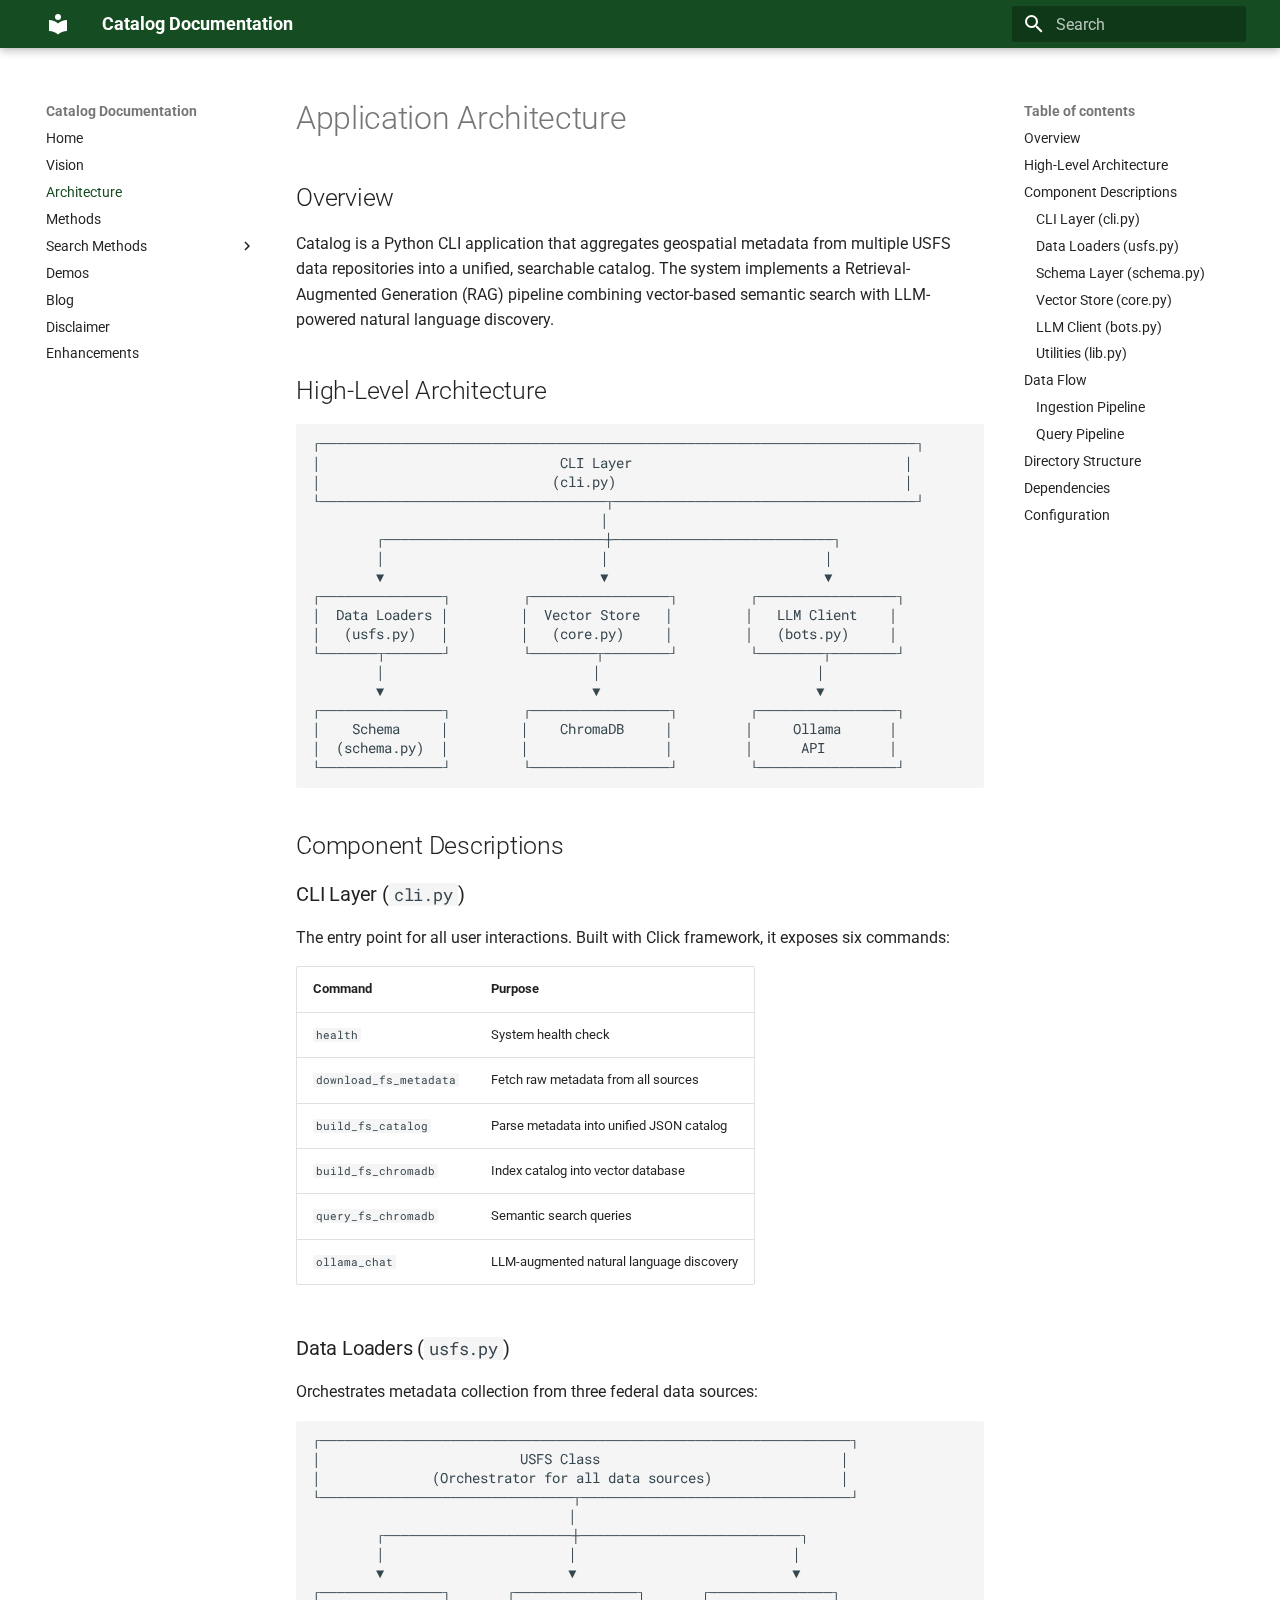
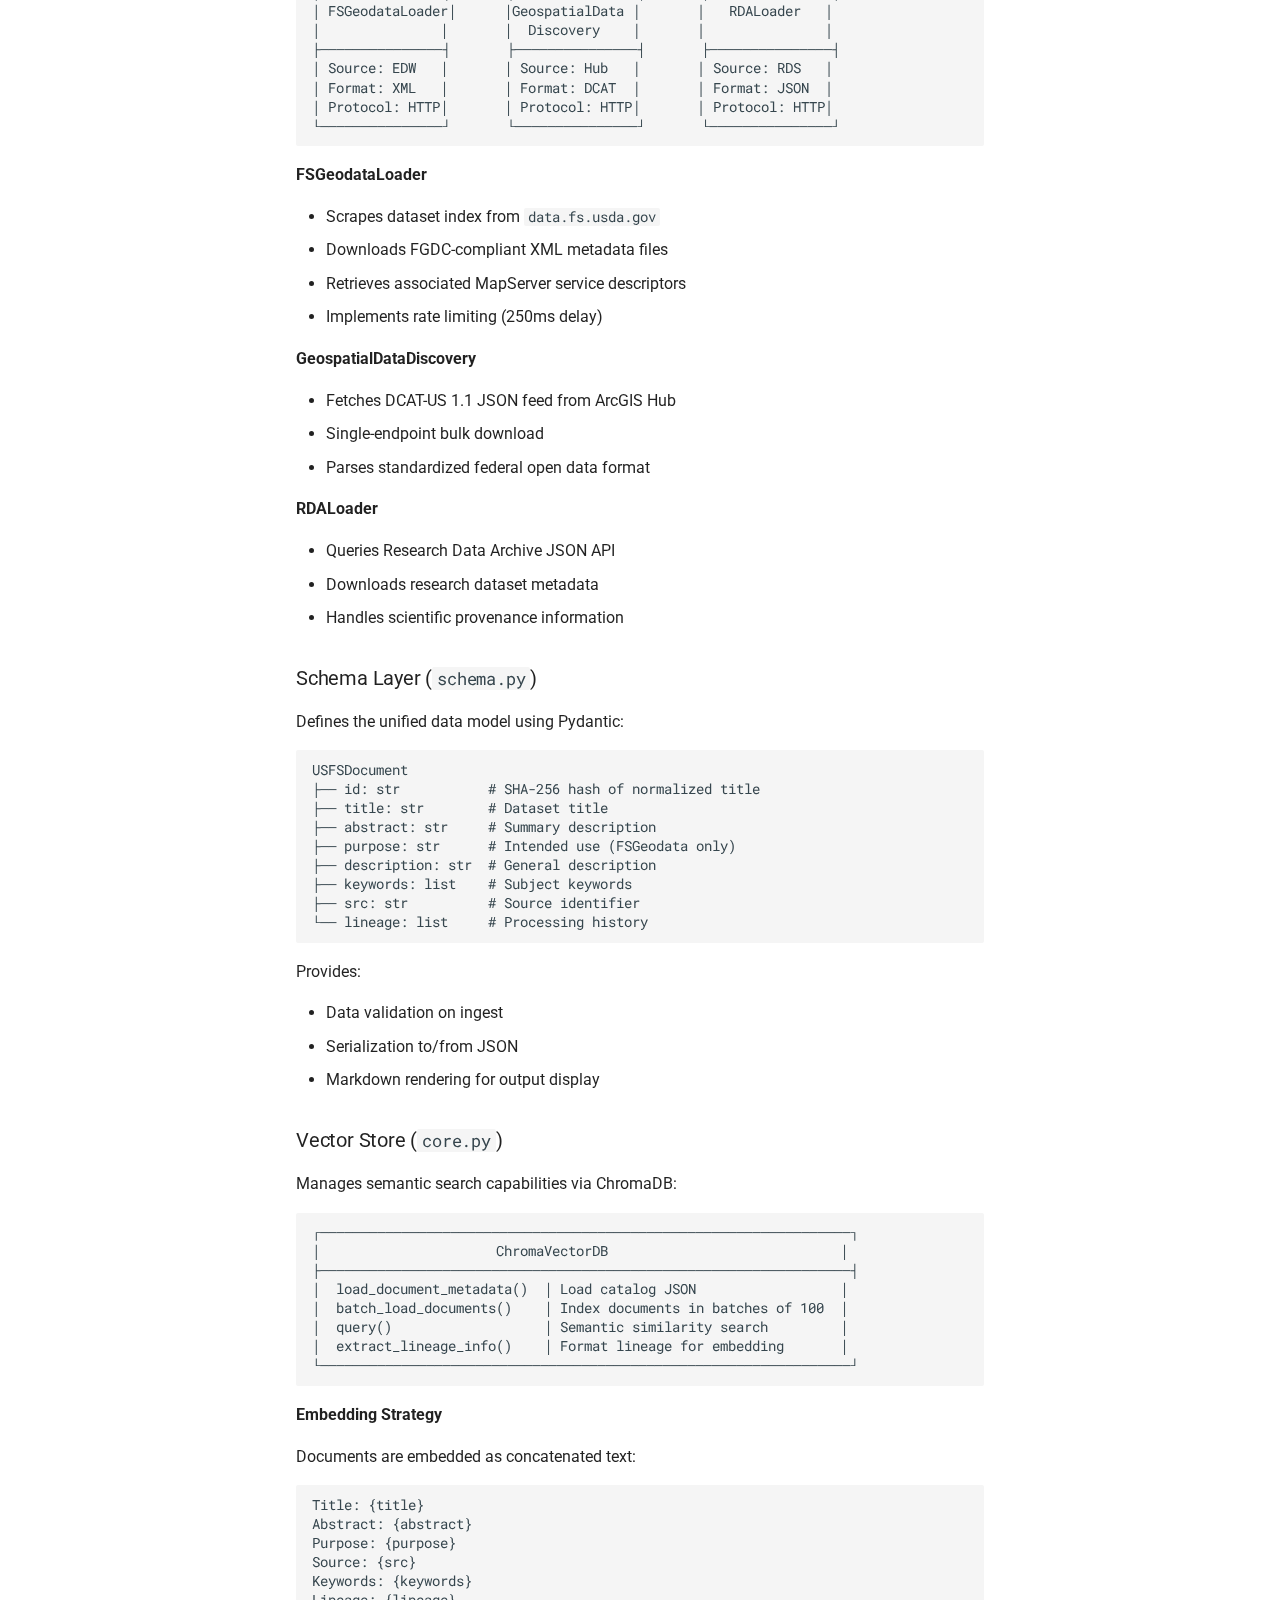
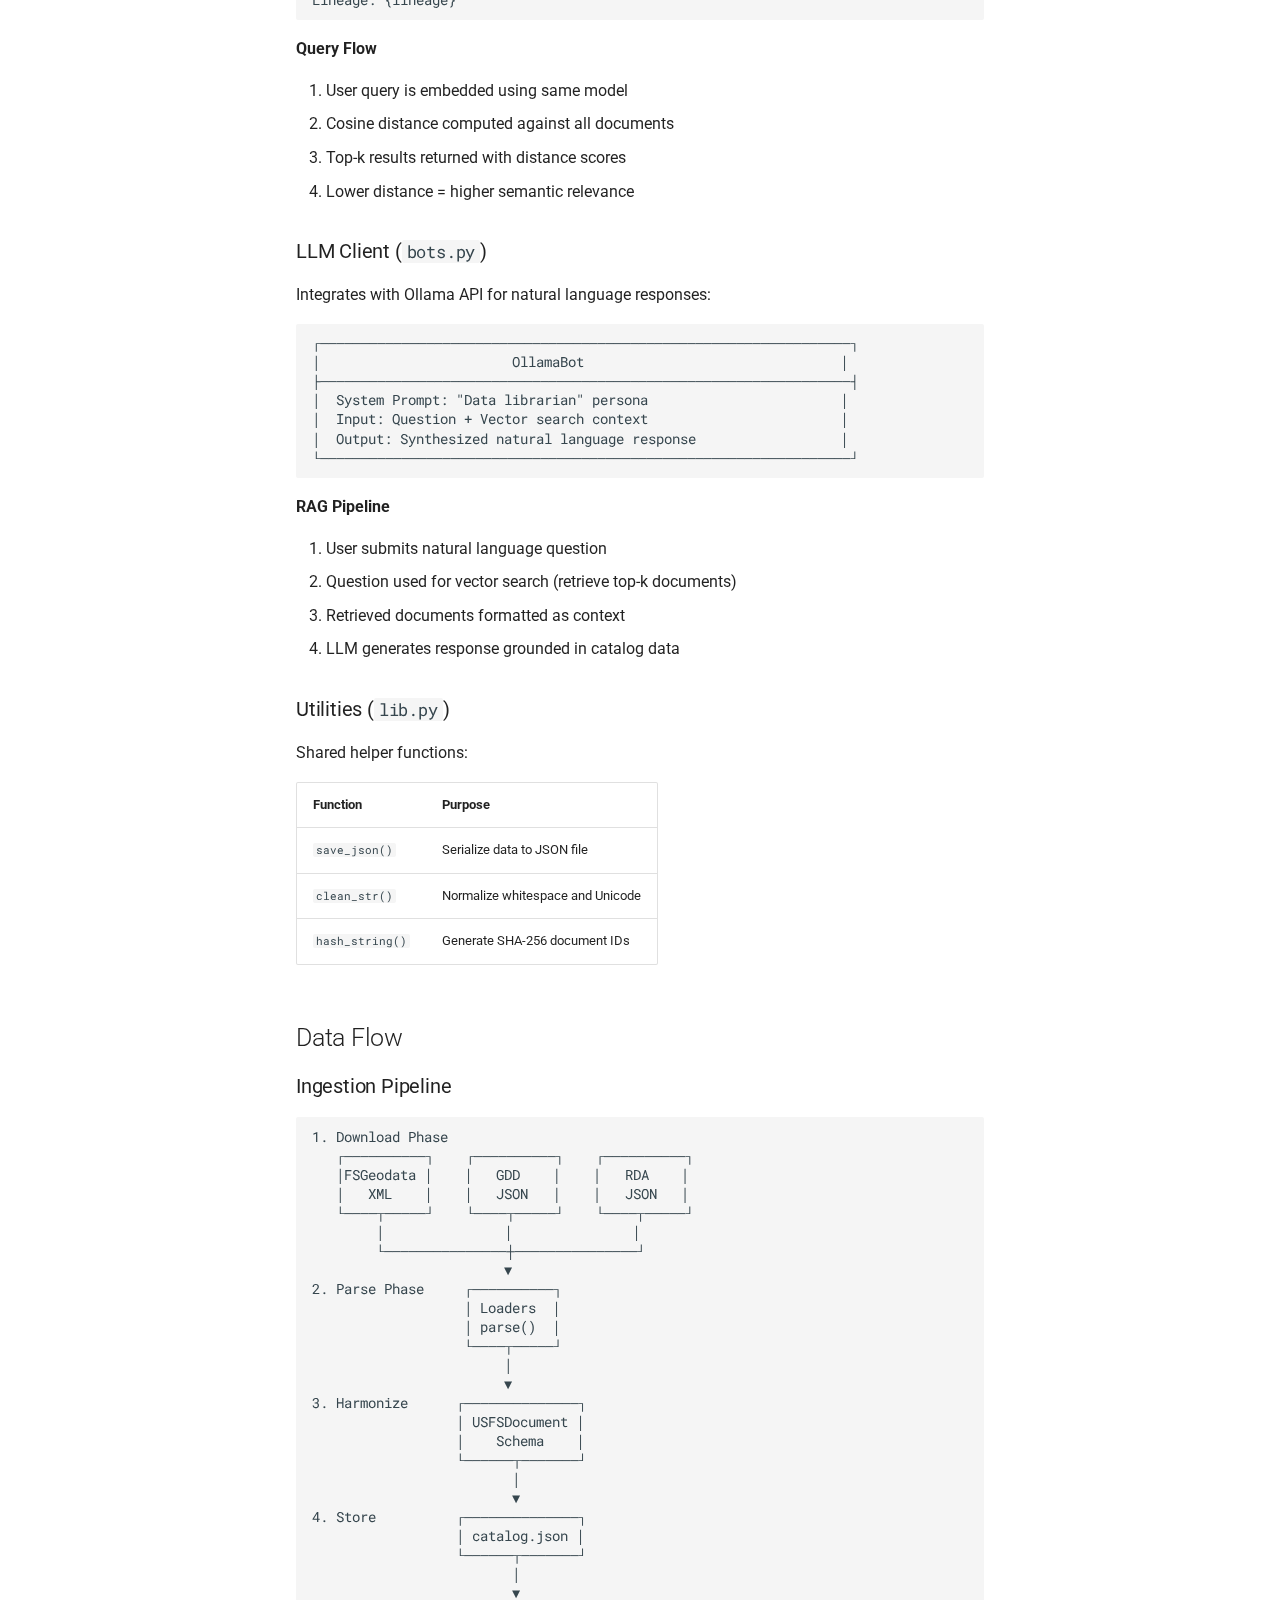
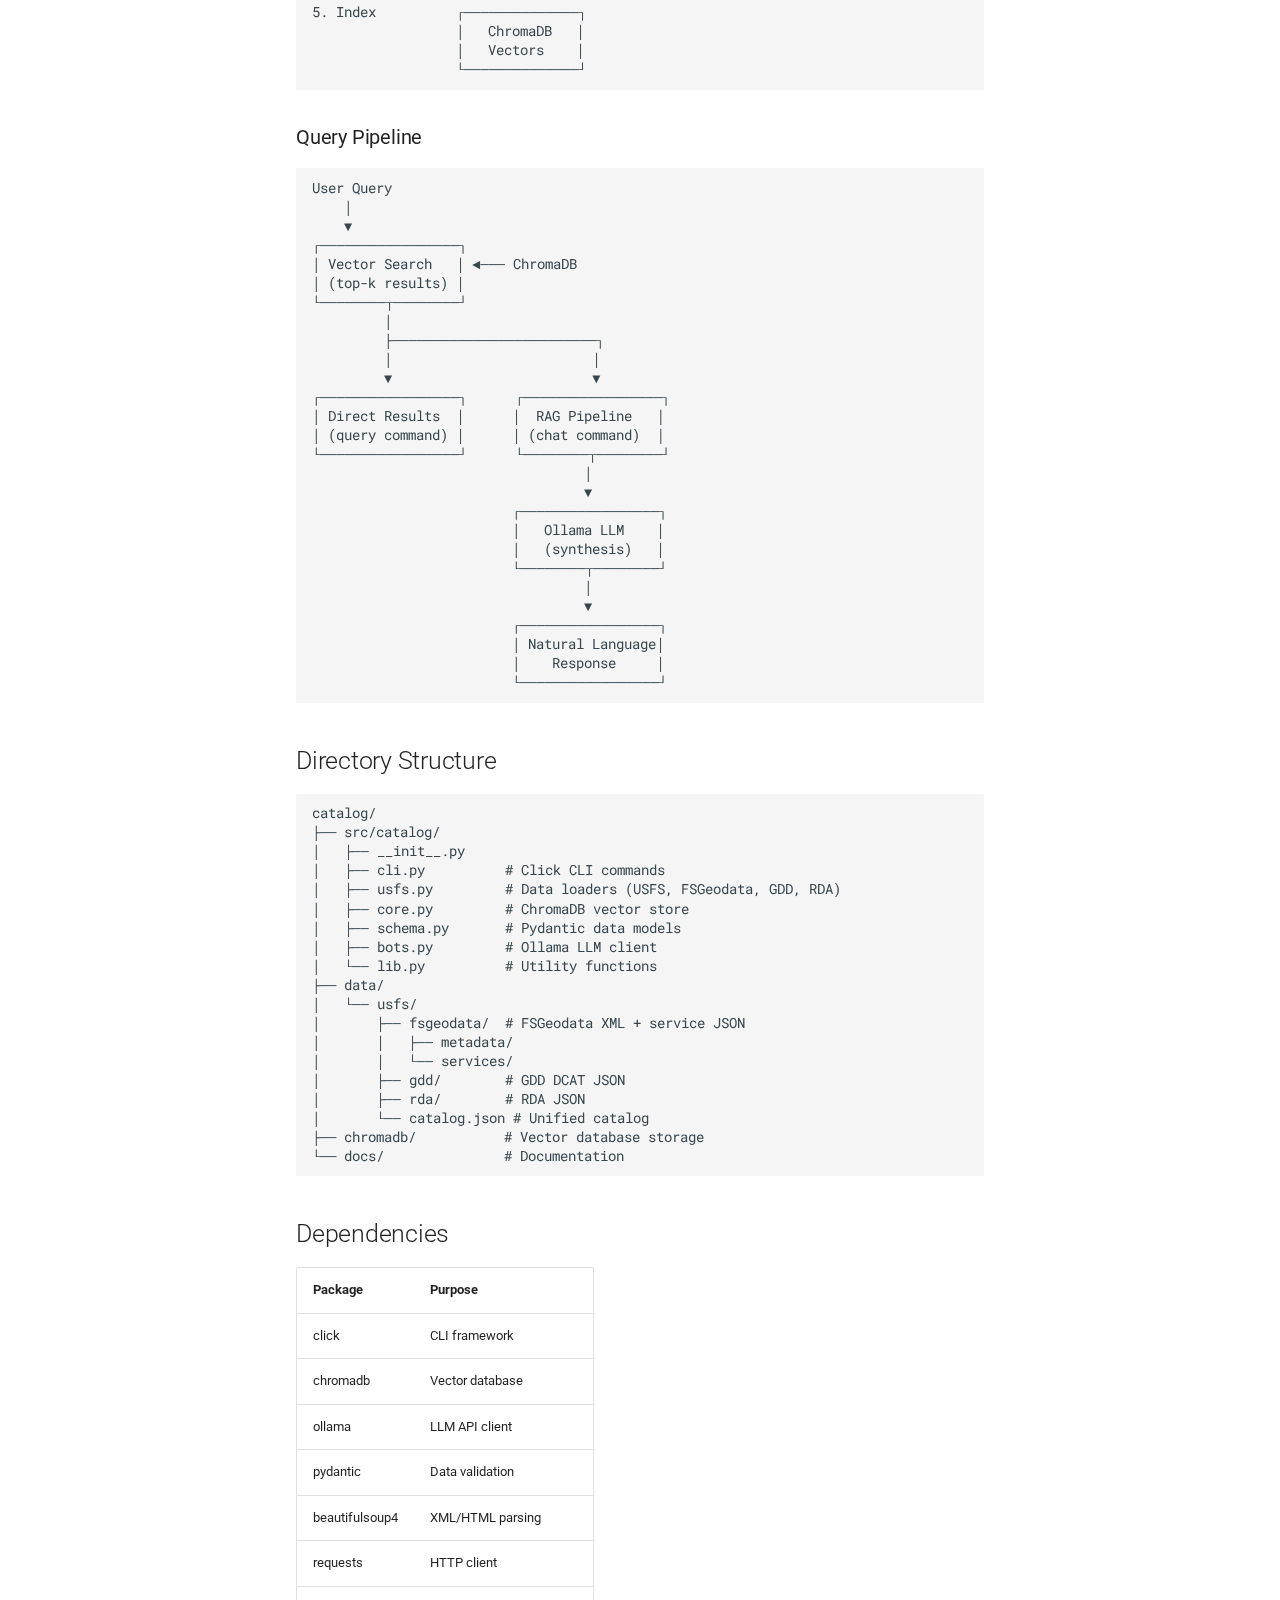
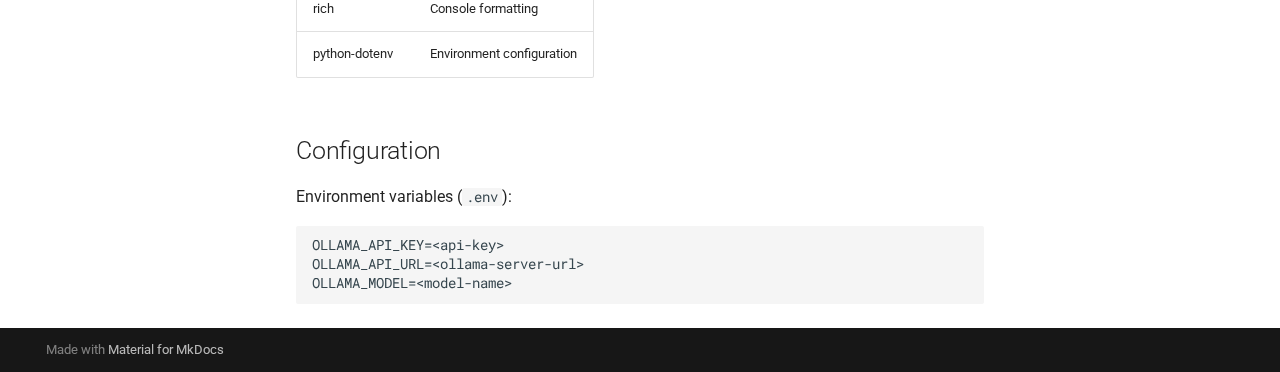
<file: architecture/index.html>
<!doctype html>
<html lang="en" class="no-js">
  <head>
    
      <meta charset="utf-8">
      <meta name="viewport" content="width=device-width,initial-scale=1">
      
      
      
      
        <link rel="prev" href="../vision/">
      
      
        <link rel="next" href="../methods/">
      
      
        
      
      
      <link rel="icon" href="../assets/images/favicon.png">
      <meta name="generator" content="mkdocs-1.6.1, mkdocs-material-9.7.1">
    
    
      
        <title>Architecture - Catalog Documentation</title>
      
    
    
      <link rel="stylesheet" href="../assets/stylesheets/main.484c7ddc.min.css">
      
        
        <link rel="stylesheet" href="../assets/stylesheets/palette.ab4e12ef.min.css">
      
      


    
    
      
    
    
      
        
        
        <link rel="preconnect" href="https://fonts.gstatic.com" crossorigin>
        <link rel="stylesheet" href="https://fonts.googleapis.com/css?family=Roboto:300,300i,400,400i,700,700i%7CRoboto+Mono:400,400i,700,700i&display=fallback">
        <style>:root{--md-text-font:"Roboto";--md-code-font:"Roboto Mono"}</style>
      
    
    
      <link rel="stylesheet" href="../stylesheets/extra.css">
    
      <link rel="stylesheet" href="../css/terminal-player.css">
    
      <link rel="stylesheet" href="../css/asciinema-player.css">
    
    <script>__md_scope=new URL("..",location),__md_hash=e=>[...e].reduce(((e,_)=>(e<<5)-e+_.charCodeAt(0)),0),__md_get=(e,_=localStorage,t=__md_scope)=>JSON.parse(_.getItem(t.pathname+"."+e)),__md_set=(e,_,t=localStorage,a=__md_scope)=>{try{t.setItem(a.pathname+"."+e,JSON.stringify(_))}catch(e){}}</script>
    
      

    
    
  </head>
  
  
    
    
    
    
    
    <body dir="ltr" data-md-color-scheme="default" data-md-color-primary="custom" data-md-color-accent="indigo">
  
    
    <input class="md-toggle" data-md-toggle="drawer" type="checkbox" id="__drawer" autocomplete="off">
    <input class="md-toggle" data-md-toggle="search" type="checkbox" id="__search" autocomplete="off">
    <label class="md-overlay" for="__drawer"></label>
    <div data-md-component="skip">
      
        
        <a href="#application-architecture" class="md-skip">
          Skip to content
        </a>
      
    </div>
    <div data-md-component="announce">
      
    </div>
    
    
      

  

<header class="md-header md-header--shadow" data-md-component="header">
  <nav class="md-header__inner md-grid" aria-label="Header">
    <a href=".." title="Catalog Documentation" class="md-header__button md-logo" aria-label="Catalog Documentation" data-md-component="logo">
      
  
  <svg xmlns="http://www.w3.org/2000/svg" viewBox="0 0 24 24"><path d="M12 8a3 3 0 0 0 3-3 3 3 0 0 0-3-3 3 3 0 0 0-3 3 3 3 0 0 0 3 3m0 3.54C9.64 9.35 6.5 8 3 8v11c3.5 0 6.64 1.35 9 3.54 2.36-2.19 5.5-3.54 9-3.54V8c-3.5 0-6.64 1.35-9 3.54"/></svg>

    </a>
    <label class="md-header__button md-icon" for="__drawer">
      
      <svg xmlns="http://www.w3.org/2000/svg" viewBox="0 0 24 24"><path d="M3 6h18v2H3zm0 5h18v2H3zm0 5h18v2H3z"/></svg>
    </label>
    <div class="md-header__title" data-md-component="header-title">
      <div class="md-header__ellipsis">
        <div class="md-header__topic">
          <span class="md-ellipsis">
            Catalog Documentation
          </span>
        </div>
        <div class="md-header__topic" data-md-component="header-topic">
          <span class="md-ellipsis">
            
              Architecture
            
          </span>
        </div>
      </div>
    </div>
    
      
    
    
    
    
      
      
        <label class="md-header__button md-icon" for="__search">
          
          <svg xmlns="http://www.w3.org/2000/svg" viewBox="0 0 24 24"><path d="M9.5 3A6.5 6.5 0 0 1 16 9.5c0 1.61-.59 3.09-1.56 4.23l.27.27h.79l5 5-1.5 1.5-5-5v-.79l-.27-.27A6.52 6.52 0 0 1 9.5 16 6.5 6.5 0 0 1 3 9.5 6.5 6.5 0 0 1 9.5 3m0 2C7 5 5 7 5 9.5S7 14 9.5 14 14 12 14 9.5 12 5 9.5 5"/></svg>
        </label>
        <div class="md-search" data-md-component="search" role="dialog">
  <label class="md-search__overlay" for="__search"></label>
  <div class="md-search__inner" role="search">
    <form class="md-search__form" name="search">
      <input type="text" class="md-search__input" name="query" aria-label="Search" placeholder="Search" autocapitalize="off" autocorrect="off" autocomplete="off" spellcheck="false" data-md-component="search-query" required>
      <label class="md-search__icon md-icon" for="__search">
        
        <svg xmlns="http://www.w3.org/2000/svg" viewBox="0 0 24 24"><path d="M9.5 3A6.5 6.5 0 0 1 16 9.5c0 1.61-.59 3.09-1.56 4.23l.27.27h.79l5 5-1.5 1.5-5-5v-.79l-.27-.27A6.52 6.52 0 0 1 9.5 16 6.5 6.5 0 0 1 3 9.5 6.5 6.5 0 0 1 9.5 3m0 2C7 5 5 7 5 9.5S7 14 9.5 14 14 12 14 9.5 12 5 9.5 5"/></svg>
        
        <svg xmlns="http://www.w3.org/2000/svg" viewBox="0 0 24 24"><path d="M20 11v2H8l5.5 5.5-1.42 1.42L4.16 12l7.92-7.92L13.5 5.5 8 11z"/></svg>
      </label>
      <nav class="md-search__options" aria-label="Search">
        
        <button type="reset" class="md-search__icon md-icon" title="Clear" aria-label="Clear" tabindex="-1">
          
          <svg xmlns="http://www.w3.org/2000/svg" viewBox="0 0 24 24"><path d="M19 6.41 17.59 5 12 10.59 6.41 5 5 6.41 10.59 12 5 17.59 6.41 19 12 13.41 17.59 19 19 17.59 13.41 12z"/></svg>
        </button>
      </nav>
      
    </form>
    <div class="md-search__output">
      <div class="md-search__scrollwrap" tabindex="0" data-md-scrollfix>
        <div class="md-search-result" data-md-component="search-result">
          <div class="md-search-result__meta">
            Initializing search
          </div>
          <ol class="md-search-result__list" role="presentation"></ol>
        </div>
      </div>
    </div>
  </div>
</div>
      
    
    
  </nav>
  
</header>
    
    <div class="md-container" data-md-component="container">
      
      
        
          
        
      
      <main class="md-main" data-md-component="main">
        <div class="md-main__inner md-grid">
          
            
              
              <div class="md-sidebar md-sidebar--primary" data-md-component="sidebar" data-md-type="navigation" >
                <div class="md-sidebar__scrollwrap">
                  <div class="md-sidebar__inner">
                    



<nav class="md-nav md-nav--primary" aria-label="Navigation" data-md-level="0">
  <label class="md-nav__title" for="__drawer">
    <a href=".." title="Catalog Documentation" class="md-nav__button md-logo" aria-label="Catalog Documentation" data-md-component="logo">
      
  
  <svg xmlns="http://www.w3.org/2000/svg" viewBox="0 0 24 24"><path d="M12 8a3 3 0 0 0 3-3 3 3 0 0 0-3-3 3 3 0 0 0-3 3 3 3 0 0 0 3 3m0 3.54C9.64 9.35 6.5 8 3 8v11c3.5 0 6.64 1.35 9 3.54 2.36-2.19 5.5-3.54 9-3.54V8c-3.5 0-6.64 1.35-9 3.54"/></svg>

    </a>
    Catalog Documentation
  </label>
  
  <ul class="md-nav__list" data-md-scrollfix>
    
      
      
  
  
  
  
    <li class="md-nav__item">
      <a href=".." class="md-nav__link">
        
  
  
  <span class="md-ellipsis">
    
  
    Home
  

    
  </span>
  
  

      </a>
    </li>
  

    
      
      
  
  
  
  
    <li class="md-nav__item">
      <a href="../vision/" class="md-nav__link">
        
  
  
  <span class="md-ellipsis">
    
  
    Vision
  

    
  </span>
  
  

      </a>
    </li>
  

    
      
      
  
  
    
  
  
  
    <li class="md-nav__item md-nav__item--active">
      
      <input class="md-nav__toggle md-toggle" type="checkbox" id="__toc">
      
      
        
      
      
        <label class="md-nav__link md-nav__link--active" for="__toc">
          
  
  
  <span class="md-ellipsis">
    
  
    Architecture
  

    
  </span>
  
  

          <span class="md-nav__icon md-icon"></span>
        </label>
      
      <a href="./" class="md-nav__link md-nav__link--active">
        
  
  
  <span class="md-ellipsis">
    
  
    Architecture
  

    
  </span>
  
  

      </a>
      
        

<nav class="md-nav md-nav--secondary" aria-label="Table of contents">
  
  
  
    
  
  
    <label class="md-nav__title" for="__toc">
      <span class="md-nav__icon md-icon"></span>
      Table of contents
    </label>
    <ul class="md-nav__list" data-md-component="toc" data-md-scrollfix>
      
        <li class="md-nav__item">
  <a href="#overview" class="md-nav__link">
    <span class="md-ellipsis">
      
        Overview
      
    </span>
  </a>
  
</li>
      
        <li class="md-nav__item">
  <a href="#high-level-architecture" class="md-nav__link">
    <span class="md-ellipsis">
      
        High-Level Architecture
      
    </span>
  </a>
  
</li>
      
        <li class="md-nav__item">
  <a href="#component-descriptions" class="md-nav__link">
    <span class="md-ellipsis">
      
        Component Descriptions
      
    </span>
  </a>
  
    <nav class="md-nav" aria-label="Component Descriptions">
      <ul class="md-nav__list">
        
          <li class="md-nav__item">
  <a href="#cli-layer-clipy" class="md-nav__link">
    <span class="md-ellipsis">
      
        CLI Layer (cli.py)
      
    </span>
  </a>
  
</li>
        
          <li class="md-nav__item">
  <a href="#data-loaders-usfspy" class="md-nav__link">
    <span class="md-ellipsis">
      
        Data Loaders (usfs.py)
      
    </span>
  </a>
  
</li>
        
          <li class="md-nav__item">
  <a href="#schema-layer-schemapy" class="md-nav__link">
    <span class="md-ellipsis">
      
        Schema Layer (schema.py)
      
    </span>
  </a>
  
</li>
        
          <li class="md-nav__item">
  <a href="#vector-store-corepy" class="md-nav__link">
    <span class="md-ellipsis">
      
        Vector Store (core.py)
      
    </span>
  </a>
  
</li>
        
          <li class="md-nav__item">
  <a href="#llm-client-botspy" class="md-nav__link">
    <span class="md-ellipsis">
      
        LLM Client (bots.py)
      
    </span>
  </a>
  
</li>
        
          <li class="md-nav__item">
  <a href="#utilities-libpy" class="md-nav__link">
    <span class="md-ellipsis">
      
        Utilities (lib.py)
      
    </span>
  </a>
  
</li>
        
      </ul>
    </nav>
  
</li>
      
        <li class="md-nav__item">
  <a href="#data-flow" class="md-nav__link">
    <span class="md-ellipsis">
      
        Data Flow
      
    </span>
  </a>
  
    <nav class="md-nav" aria-label="Data Flow">
      <ul class="md-nav__list">
        
          <li class="md-nav__item">
  <a href="#ingestion-pipeline" class="md-nav__link">
    <span class="md-ellipsis">
      
        Ingestion Pipeline
      
    </span>
  </a>
  
</li>
        
          <li class="md-nav__item">
  <a href="#query-pipeline" class="md-nav__link">
    <span class="md-ellipsis">
      
        Query Pipeline
      
    </span>
  </a>
  
</li>
        
      </ul>
    </nav>
  
</li>
      
        <li class="md-nav__item">
  <a href="#directory-structure" class="md-nav__link">
    <span class="md-ellipsis">
      
        Directory Structure
      
    </span>
  </a>
  
</li>
      
        <li class="md-nav__item">
  <a href="#dependencies" class="md-nav__link">
    <span class="md-ellipsis">
      
        Dependencies
      
    </span>
  </a>
  
</li>
      
        <li class="md-nav__item">
  <a href="#configuration" class="md-nav__link">
    <span class="md-ellipsis">
      
        Configuration
      
    </span>
  </a>
  
</li>
      
    </ul>
  
</nav>
      
    </li>
  

    
      
      
  
  
  
  
    <li class="md-nav__item">
      <a href="../methods/" class="md-nav__link">
        
  
  
  <span class="md-ellipsis">
    
  
    Methods
  

    
  </span>
  
  

      </a>
    </li>
  

    
      
      
  
  
  
  
    
    
    
    
    
    <li class="md-nav__item md-nav__item--nested">
      
        
        
        <input class="md-nav__toggle md-toggle " type="checkbox" id="__nav_5" >
        
          
          <label class="md-nav__link" for="__nav_5" id="__nav_5_label" tabindex="0">
            
  
  
  <span class="md-ellipsis">
    
  
    Search Methods
  

    
  </span>
  
  

            <span class="md-nav__icon md-icon"></span>
          </label>
        
        <nav class="md-nav" data-md-level="1" aria-labelledby="__nav_5_label" aria-expanded="false">
          <label class="md-nav__title" for="__nav_5">
            <span class="md-nav__icon md-icon"></span>
            
  
    Search Methods
  

          </label>
          <ul class="md-nav__list" data-md-scrollfix>
            
              
                
  
  
  
  
    <li class="md-nav__item">
      <a href="../search_methods/simple/" class="md-nav__link">
        
  
  
  <span class="md-ellipsis">
    
  
    Simple
  

    
  </span>
  
  

      </a>
    </li>
  

              
            
              
                
  
  
  
  
    <li class="md-nav__item">
      <a href="../search_methods/hybrid_search/" class="md-nav__link">
        
  
  
  <span class="md-ellipsis">
    
  
    Hybrid Search
  

    
  </span>
  
  

      </a>
    </li>
  

              
            
              
                
  
  
  
  
    <li class="md-nav__item">
      <a href="../search_methods/bot/" class="md-nav__link">
        
  
  
  <span class="md-ellipsis">
    
  
    Bot
  

    
  </span>
  
  

      </a>
    </li>
  

              
            
          </ul>
        </nav>
      
    </li>
  

    
      
      
  
  
  
  
    <li class="md-nav__item">
      <a href="../demos/" class="md-nav__link">
        
  
  
  <span class="md-ellipsis">
    
  
    Demos
  

    
  </span>
  
  

      </a>
    </li>
  

    
      
      
  
  
  
  
    <li class="md-nav__item">
      <a href="../blog/" class="md-nav__link">
        
  
  
  <span class="md-ellipsis">
    
  
    Blog
  

    
  </span>
  
  

      </a>
    </li>
  

    
      
      
  
  
  
  
    <li class="md-nav__item">
      <a href="../disclaimer/" class="md-nav__link">
        
  
  
  <span class="md-ellipsis">
    
  
    Disclaimer
  

    
  </span>
  
  

      </a>
    </li>
  

    
      
      
  
  
  
  
    <li class="md-nav__item">
      <a href="../enhancements/" class="md-nav__link">
        
  
  
  <span class="md-ellipsis">
    
  
    Enhancements
  

    
  </span>
  
  

      </a>
    </li>
  

    
  </ul>
</nav>
                  </div>
                </div>
              </div>
            
            
              
              <div class="md-sidebar md-sidebar--secondary" data-md-component="sidebar" data-md-type="toc" >
                <div class="md-sidebar__scrollwrap">
                  <div class="md-sidebar__inner">
                    

<nav class="md-nav md-nav--secondary" aria-label="Table of contents">
  
  
  
    
  
  
    <label class="md-nav__title" for="__toc">
      <span class="md-nav__icon md-icon"></span>
      Table of contents
    </label>
    <ul class="md-nav__list" data-md-component="toc" data-md-scrollfix>
      
        <li class="md-nav__item">
  <a href="#overview" class="md-nav__link">
    <span class="md-ellipsis">
      
        Overview
      
    </span>
  </a>
  
</li>
      
        <li class="md-nav__item">
  <a href="#high-level-architecture" class="md-nav__link">
    <span class="md-ellipsis">
      
        High-Level Architecture
      
    </span>
  </a>
  
</li>
      
        <li class="md-nav__item">
  <a href="#component-descriptions" class="md-nav__link">
    <span class="md-ellipsis">
      
        Component Descriptions
      
    </span>
  </a>
  
    <nav class="md-nav" aria-label="Component Descriptions">
      <ul class="md-nav__list">
        
          <li class="md-nav__item">
  <a href="#cli-layer-clipy" class="md-nav__link">
    <span class="md-ellipsis">
      
        CLI Layer (cli.py)
      
    </span>
  </a>
  
</li>
        
          <li class="md-nav__item">
  <a href="#data-loaders-usfspy" class="md-nav__link">
    <span class="md-ellipsis">
      
        Data Loaders (usfs.py)
      
    </span>
  </a>
  
</li>
        
          <li class="md-nav__item">
  <a href="#schema-layer-schemapy" class="md-nav__link">
    <span class="md-ellipsis">
      
        Schema Layer (schema.py)
      
    </span>
  </a>
  
</li>
        
          <li class="md-nav__item">
  <a href="#vector-store-corepy" class="md-nav__link">
    <span class="md-ellipsis">
      
        Vector Store (core.py)
      
    </span>
  </a>
  
</li>
        
          <li class="md-nav__item">
  <a href="#llm-client-botspy" class="md-nav__link">
    <span class="md-ellipsis">
      
        LLM Client (bots.py)
      
    </span>
  </a>
  
</li>
        
          <li class="md-nav__item">
  <a href="#utilities-libpy" class="md-nav__link">
    <span class="md-ellipsis">
      
        Utilities (lib.py)
      
    </span>
  </a>
  
</li>
        
      </ul>
    </nav>
  
</li>
      
        <li class="md-nav__item">
  <a href="#data-flow" class="md-nav__link">
    <span class="md-ellipsis">
      
        Data Flow
      
    </span>
  </a>
  
    <nav class="md-nav" aria-label="Data Flow">
      <ul class="md-nav__list">
        
          <li class="md-nav__item">
  <a href="#ingestion-pipeline" class="md-nav__link">
    <span class="md-ellipsis">
      
        Ingestion Pipeline
      
    </span>
  </a>
  
</li>
        
          <li class="md-nav__item">
  <a href="#query-pipeline" class="md-nav__link">
    <span class="md-ellipsis">
      
        Query Pipeline
      
    </span>
  </a>
  
</li>
        
      </ul>
    </nav>
  
</li>
      
        <li class="md-nav__item">
  <a href="#directory-structure" class="md-nav__link">
    <span class="md-ellipsis">
      
        Directory Structure
      
    </span>
  </a>
  
</li>
      
        <li class="md-nav__item">
  <a href="#dependencies" class="md-nav__link">
    <span class="md-ellipsis">
      
        Dependencies
      
    </span>
  </a>
  
</li>
      
        <li class="md-nav__item">
  <a href="#configuration" class="md-nav__link">
    <span class="md-ellipsis">
      
        Configuration
      
    </span>
  </a>
  
</li>
      
    </ul>
  
</nav>
                  </div>
                </div>
              </div>
            
          
          
            <div class="md-content" data-md-component="content">
              
              <article class="md-content__inner md-typeset">
                
                  



<h1 id="application-architecture">Application Architecture</h1>
<h2 id="overview">Overview</h2>
<p>Catalog is a Python CLI application that aggregates geospatial metadata from multiple USFS data repositories into a unified, searchable catalog. The system implements a Retrieval-Augmented Generation (RAG) pipeline combining vector-based semantic search with LLM-powered natural language discovery.</p>
<h2 id="high-level-architecture">High-Level Architecture</h2>
<pre><code>┌─────────────────────────────────────────────────────────────────────────┐
│                              CLI Layer                                  │
│                             (cli.py)                                    │
└───────────────────────────────────┬─────────────────────────────────────┘
                                    │
        ┌───────────────────────────┼───────────────────────────┐
        │                           │                           │
        ▼                           ▼                           ▼
┌───────────────┐         ┌─────────────────┐         ┌─────────────────┐
│  Data Loaders │         │  Vector Store   │         │   LLM Client    │
│   (usfs.py)   │         │   (core.py)     │         │   (bots.py)     │
└───────┬───────┘         └────────┬────────┘         └────────┬────────┘
        │                          │                           │
        ▼                          ▼                           ▼
┌───────────────┐         ┌─────────────────┐         ┌─────────────────┐
│    Schema     │         │    ChromaDB     │         │     Ollama      │
│  (schema.py)  │         │                 │         │      API        │
└───────────────┘         └─────────────────┘         └─────────────────┘
</code></pre>
<h2 id="component-descriptions">Component Descriptions</h2>
<h3 id="cli-layer-clipy">CLI Layer (<code>cli.py</code>)</h3>
<p>The entry point for all user interactions. Built with Click framework, it exposes six commands:</p>
<table>
<thead>
<tr>
<th>Command</th>
<th>Purpose</th>
</tr>
</thead>
<tbody>
<tr>
<td><code>health</code></td>
<td>System health check</td>
</tr>
<tr>
<td><code>download_fs_metadata</code></td>
<td>Fetch raw metadata from all sources</td>
</tr>
<tr>
<td><code>build_fs_catalog</code></td>
<td>Parse metadata into unified JSON catalog</td>
</tr>
<tr>
<td><code>build_fs_chromadb</code></td>
<td>Index catalog into vector database</td>
</tr>
<tr>
<td><code>query_fs_chromadb</code></td>
<td>Semantic search queries</td>
</tr>
<tr>
<td><code>ollama_chat</code></td>
<td>LLM-augmented natural language discovery</td>
</tr>
</tbody>
</table>
<h3 id="data-loaders-usfspy">Data Loaders (<code>usfs.py</code>)</h3>
<p>Orchestrates metadata collection from three federal data sources:</p>
<pre><code>┌─────────────────────────────────────────────────────────────────┐
│                         USFS Class                              │
│              (Orchestrator for all data sources)                │
└───────────────────────────────┬─────────────────────────────────┘
                                │
        ┌───────────────────────┼───────────────────────────┐
        │                       │                           │
        ▼                       ▼                           ▼
┌───────────────┐       ┌───────────────┐       ┌───────────────┐
│ FSGeodataLoader│      │GeospatialData │       │   RDALoader   │
│               │       │  Discovery    │       │               │
├───────────────┤       ├───────────────┤       ├───────────────┤
│ Source: EDW   │       │ Source: Hub   │       │ Source: RDS   │
│ Format: XML   │       │ Format: DCAT  │       │ Format: JSON  │
│ Protocol: HTTP│       │ Protocol: HTTP│       │ Protocol: HTTP│
└───────────────┘       └───────────────┘       └───────────────┘
</code></pre>
<p><strong>FSGeodataLoader</strong></p>
<ul>
<li>Scrapes dataset index from <code>data.fs.usda.gov</code></li>
<li>Downloads FGDC-compliant XML metadata files</li>
<li>Retrieves associated MapServer service descriptors</li>
<li>Implements rate limiting (250ms delay)</li>
</ul>
<p><strong>GeospatialDataDiscovery</strong></p>
<ul>
<li>Fetches DCAT-US 1.1 JSON feed from ArcGIS Hub</li>
<li>Single-endpoint bulk download</li>
<li>Parses standardized federal open data format</li>
</ul>
<p><strong>RDALoader</strong></p>
<ul>
<li>Queries Research Data Archive JSON API</li>
<li>Downloads research dataset metadata</li>
<li>Handles scientific provenance information</li>
</ul>
<h3 id="schema-layer-schemapy">Schema Layer (<code>schema.py</code>)</h3>
<p>Defines the unified data model using Pydantic:</p>
<pre><code class="language-python">USFSDocument
├── id: str           # SHA-256 hash of normalized title
├── title: str        # Dataset title
├── abstract: str     # Summary description
├── purpose: str      # Intended use (FSGeodata only)
├── description: str  # General description
├── keywords: list    # Subject keywords
├── src: str          # Source identifier
└── lineage: list     # Processing history
</code></pre>
<p>Provides:</p>
<ul>
<li>Data validation on ingest</li>
<li>Serialization to/from JSON</li>
<li>Markdown rendering for output display</li>
</ul>
<h3 id="vector-store-corepy">Vector Store (<code>core.py</code>)</h3>
<p>Manages semantic search capabilities via ChromaDB:</p>
<pre><code>┌─────────────────────────────────────────────────────────────────┐
│                      ChromaVectorDB                             │
├─────────────────────────────────────────────────────────────────┤
│  load_document_metadata()  │ Load catalog JSON                  │
│  batch_load_documents()    │ Index documents in batches of 100  │
│  query()                   │ Semantic similarity search         │
│  extract_lineage_info()    │ Format lineage for embedding       │
└─────────────────────────────────────────────────────────────────┘
</code></pre>
<p><strong>Embedding Strategy</strong></p>
<p>Documents are embedded as concatenated text:</p>
<pre><code>Title: {title}
Abstract: {abstract}
Purpose: {purpose}
Source: {src}
Keywords: {keywords}
Lineage: {lineage}
</code></pre>
<p><strong>Query Flow</strong></p>
<ol>
<li>User query is embedded using same model</li>
<li>Cosine distance computed against all documents</li>
<li>Top-k results returned with distance scores</li>
<li>Lower distance = higher semantic relevance</li>
</ol>
<h3 id="llm-client-botspy">LLM Client (<code>bots.py</code>)</h3>
<p>Integrates with Ollama API for natural language responses:</p>
<pre><code>┌─────────────────────────────────────────────────────────────────┐
│                        OllamaBot                                │
├─────────────────────────────────────────────────────────────────┤
│  System Prompt: &quot;Data librarian&quot; persona                        │
│  Input: Question + Vector search context                        │
│  Output: Synthesized natural language response                  │
└─────────────────────────────────────────────────────────────────┘
</code></pre>
<p><strong>RAG Pipeline</strong></p>
<ol>
<li>User submits natural language question</li>
<li>Question used for vector search (retrieve top-k documents)</li>
<li>Retrieved documents formatted as context</li>
<li>LLM generates response grounded in catalog data</li>
</ol>
<h3 id="utilities-libpy">Utilities (<code>lib.py</code>)</h3>
<p>Shared helper functions:</p>
<table>
<thead>
<tr>
<th>Function</th>
<th>Purpose</th>
</tr>
</thead>
<tbody>
<tr>
<td><code>save_json()</code></td>
<td>Serialize data to JSON file</td>
</tr>
<tr>
<td><code>clean_str()</code></td>
<td>Normalize whitespace and Unicode</td>
</tr>
<tr>
<td><code>hash_string()</code></td>
<td>Generate SHA-256 document IDs</td>
</tr>
</tbody>
</table>
<h2 id="data-flow">Data Flow</h2>
<h3 id="ingestion-pipeline">Ingestion Pipeline</h3>
<pre><code>1. Download Phase
   ┌──────────┐    ┌──────────┐    ┌──────────┐
   │FSGeodata │    │   GDD    │    │   RDA    │
   │   XML    │    │   JSON   │    │   JSON   │
   └────┬─────┘    └────┬─────┘    └────┬─────┘
        │               │               │
        └───────────────┼───────────────┘
                        ▼
2. Parse Phase     ┌──────────┐
                   │ Loaders  │
                   │ parse()  │
                   └────┬─────┘
                        │
                        ▼
3. Harmonize      ┌──────────────┐
                  │ USFSDocument │
                  │    Schema    │
                  └──────┬───────┘
                         │
                         ▼
4. Store          ┌──────────────┐
                  │ catalog.json │
                  └──────┬───────┘
                         │
                         ▼
5. Index          ┌──────────────┐
                  │   ChromaDB   │
                  │   Vectors    │
                  └──────────────┘
</code></pre>
<h3 id="query-pipeline">Query Pipeline</h3>
<pre><code>User Query
    │
    ▼
┌─────────────────┐
│ Vector Search   │ ◄─── ChromaDB
│ (top-k results) │
└────────┬────────┘
         │
         ├─────────────────────────┐
         │                         │
         ▼                         ▼
┌─────────────────┐      ┌─────────────────┐
│ Direct Results  │      │  RAG Pipeline   │
│ (query command) │      │ (chat command)  │
└─────────────────┘      └────────┬────────┘
                                  │
                                  ▼
                         ┌─────────────────┐
                         │   Ollama LLM    │
                         │   (synthesis)   │
                         └────────┬────────┘
                                  │
                                  ▼
                         ┌─────────────────┐
                         │ Natural Language│
                         │    Response     │
                         └─────────────────┘
</code></pre>
<h2 id="directory-structure">Directory Structure</h2>
<pre><code>catalog/
├── src/catalog/
│   ├── __init__.py
│   ├── cli.py          # Click CLI commands
│   ├── usfs.py         # Data loaders (USFS, FSGeodata, GDD, RDA)
│   ├── core.py         # ChromaDB vector store
│   ├── schema.py       # Pydantic data models
│   ├── bots.py         # Ollama LLM client
│   └── lib.py          # Utility functions
├── data/
│   └── usfs/
│       ├── fsgeodata/  # FSGeodata XML + service JSON
│       │   ├── metadata/
│       │   └── services/
│       ├── gdd/        # GDD DCAT JSON
│       ├── rda/        # RDA JSON
│       └── catalog.json # Unified catalog
├── chromadb/           # Vector database storage
└── docs/               # Documentation
</code></pre>
<h2 id="dependencies">Dependencies</h2>
<table>
<thead>
<tr>
<th>Package</th>
<th>Purpose</th>
</tr>
</thead>
<tbody>
<tr>
<td>click</td>
<td>CLI framework</td>
</tr>
<tr>
<td>chromadb</td>
<td>Vector database</td>
</tr>
<tr>
<td>ollama</td>
<td>LLM API client</td>
</tr>
<tr>
<td>pydantic</td>
<td>Data validation</td>
</tr>
<tr>
<td>beautifulsoup4</td>
<td>XML/HTML parsing</td>
</tr>
<tr>
<td>requests</td>
<td>HTTP client</td>
</tr>
<tr>
<td>rich</td>
<td>Console formatting</td>
</tr>
<tr>
<td>python-dotenv</td>
<td>Environment configuration</td>
</tr>
</tbody>
</table>
<h2 id="configuration">Configuration</h2>
<p>Environment variables (<code>.env</code>):</p>
<pre><code>OLLAMA_API_KEY=&lt;api-key&gt;
OLLAMA_API_URL=&lt;ollama-server-url&gt;
OLLAMA_MODEL=&lt;model-name&gt;
</code></pre>







  
  






                
              </article>
            </div>
          
          
<script>var target=document.getElementById(location.hash.slice(1));target&&target.name&&(target.checked=target.name.startsWith("__tabbed_"))</script>
        </div>
        
      </main>
      
        <footer class="md-footer">
  
  <div class="md-footer-meta md-typeset">
    <div class="md-footer-meta__inner md-grid">
      <div class="md-copyright">
  
  
    Made with
    <a href="https://squidfunk.github.io/mkdocs-material/" target="_blank" rel="noopener">
      Material for MkDocs
    </a>
  
</div>
      
    </div>
  </div>
</footer>
      
    </div>
    <div class="md-dialog" data-md-component="dialog">
      <div class="md-dialog__inner md-typeset"></div>
    </div>
    
    
    
      
      
      <script id="__config" type="application/json">{"annotate": null, "base": "..", "features": [], "search": "../assets/javascripts/workers/search.2c215733.min.js", "tags": null, "translations": {"clipboard.copied": "Copied to clipboard", "clipboard.copy": "Copy to clipboard", "search.result.more.one": "1 more on this page", "search.result.more.other": "# more on this page", "search.result.none": "No matching documents", "search.result.one": "1 matching document", "search.result.other": "# matching documents", "search.result.placeholder": "Type to start searching", "search.result.term.missing": "Missing", "select.version": "Select version"}, "version": null}</script>
    
    
      <script src="../assets/javascripts/bundle.79ae519e.min.js"></script>
      
        <script src="../js/asciinema-player.min.js"></script>
      
    
  </body>
</html>
</file>
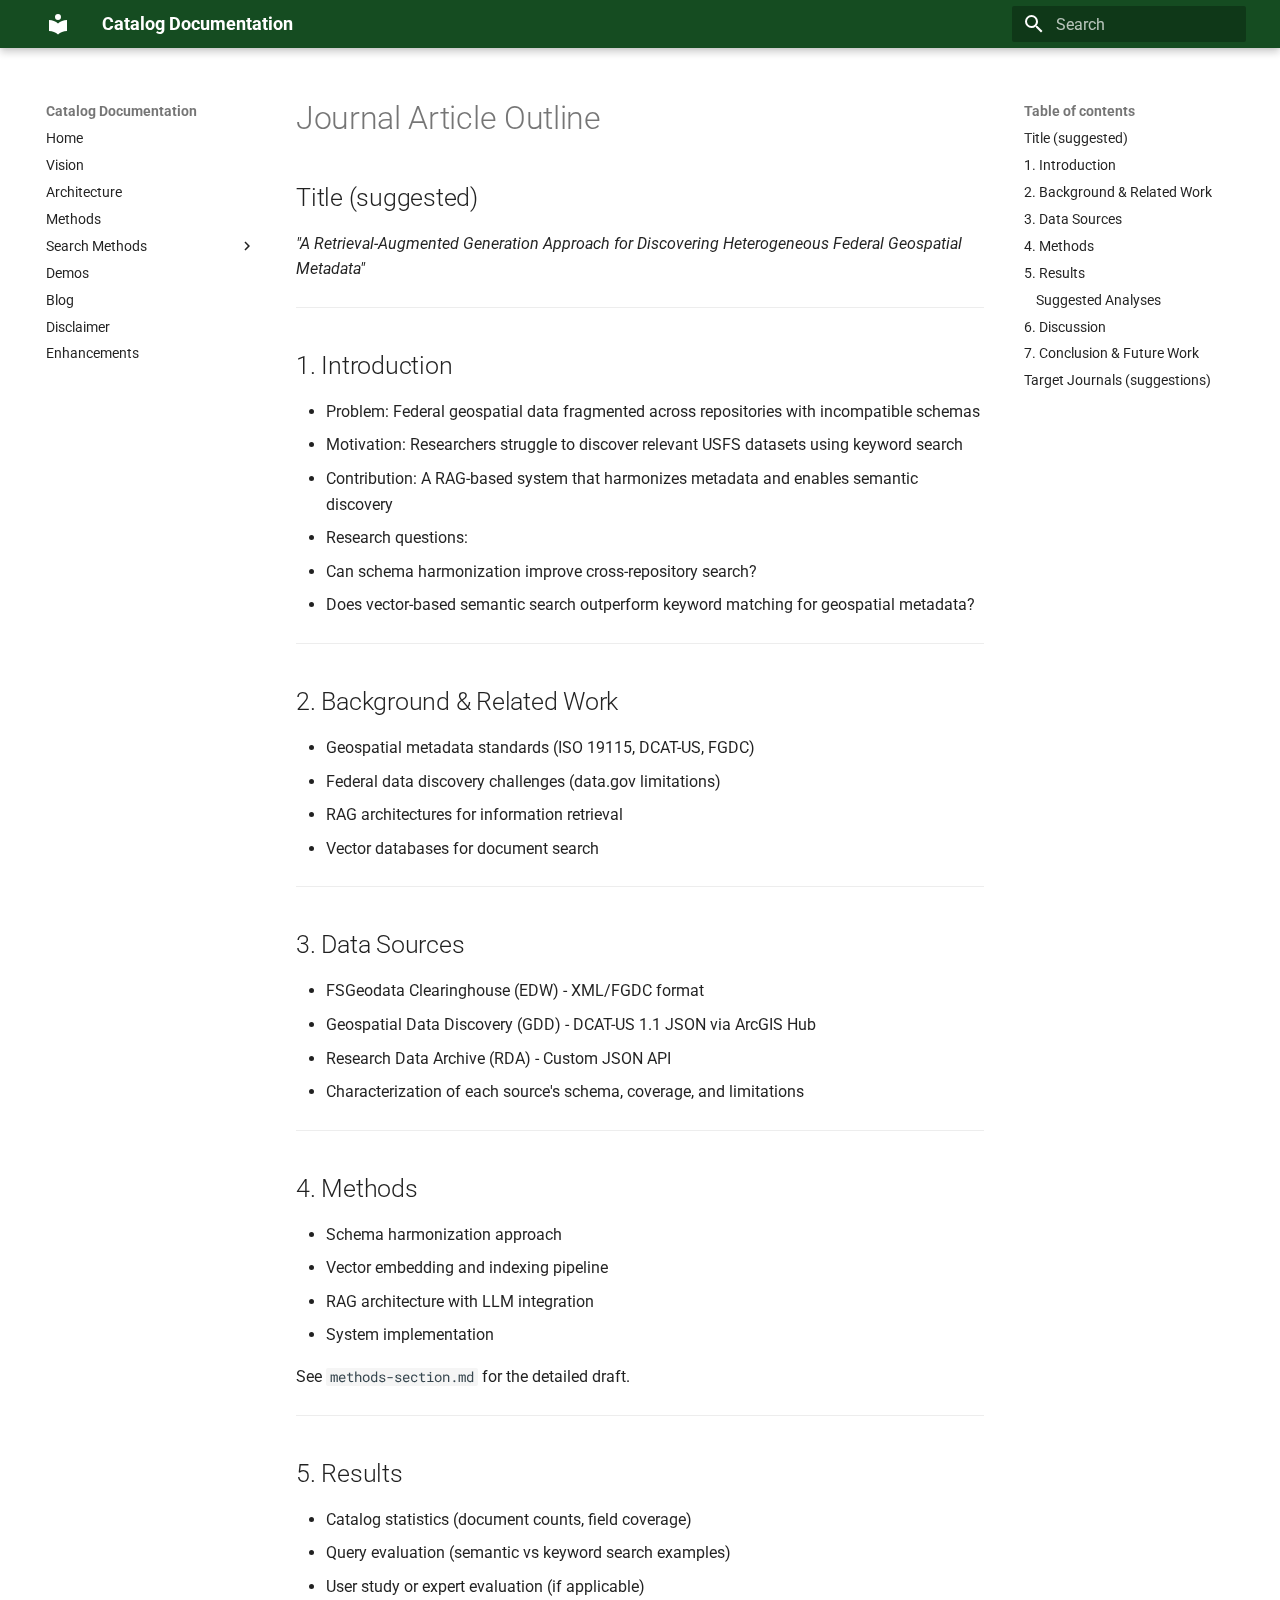
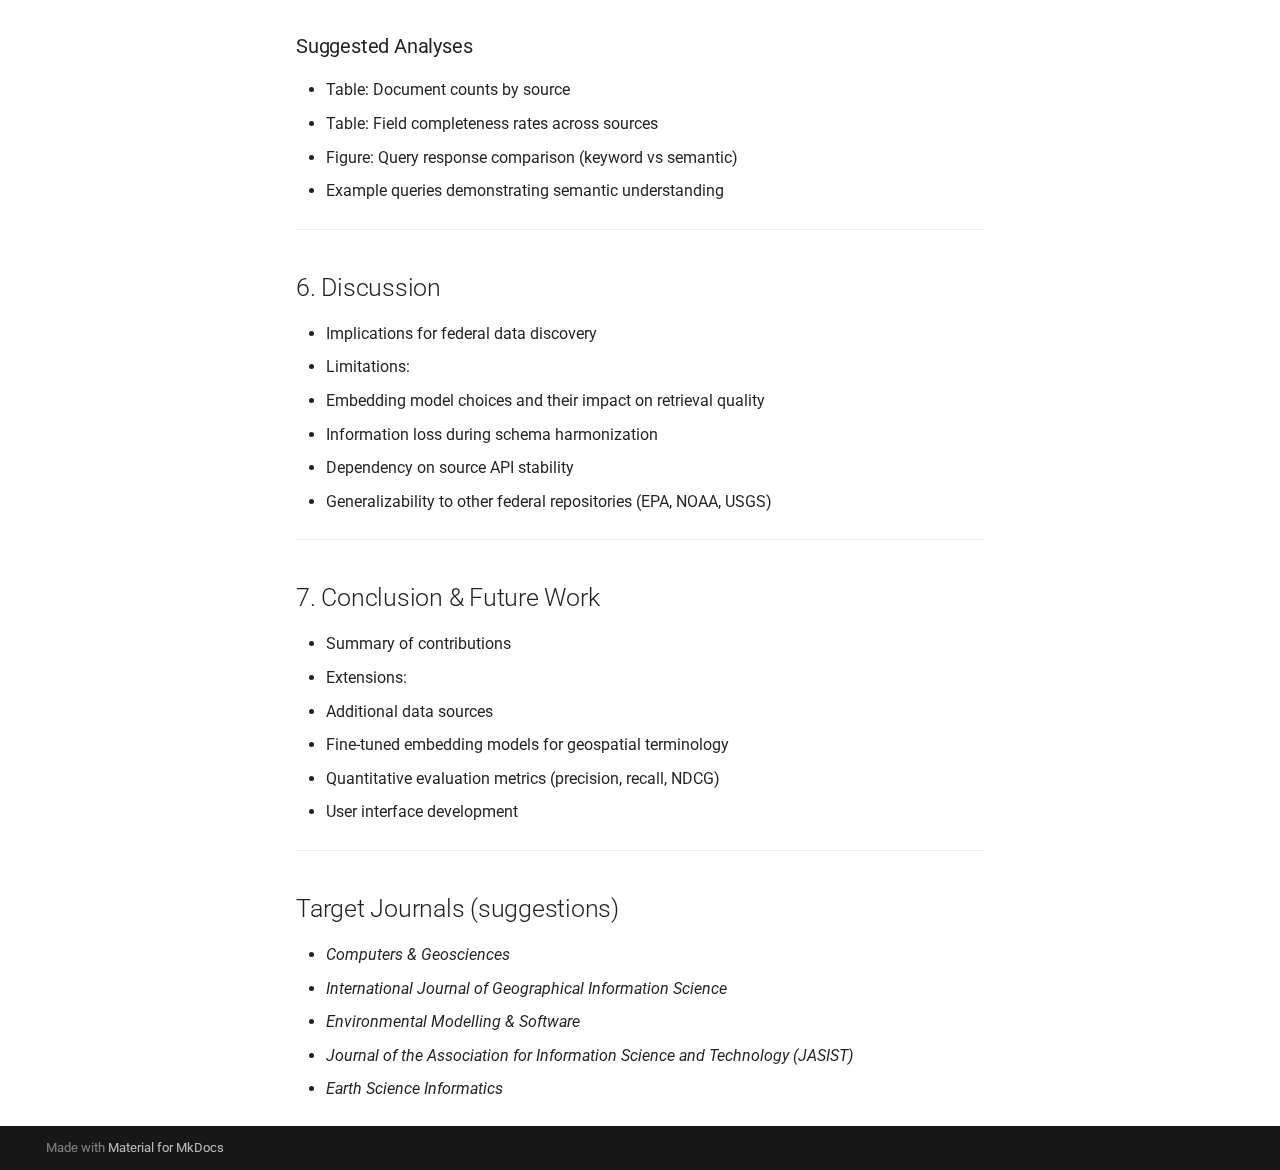
<file: article-outline/index.html>
<!doctype html>
<html lang="en" class="no-js">
  <head>
    
      <meta charset="utf-8">
      <meta name="viewport" content="width=device-width,initial-scale=1">
      
      
      
      
      
      
        
      
      
      <link rel="icon" href="../assets/images/favicon.png">
      <meta name="generator" content="mkdocs-1.6.1, mkdocs-material-9.7.1">
    
    
      
        <title>Journal Article Outline - Catalog Documentation</title>
      
    
    
      <link rel="stylesheet" href="../assets/stylesheets/main.484c7ddc.min.css">
      
        
        <link rel="stylesheet" href="../assets/stylesheets/palette.ab4e12ef.min.css">
      
      


    
    
      
    
    
      
        
        
        <link rel="preconnect" href="https://fonts.gstatic.com" crossorigin>
        <link rel="stylesheet" href="https://fonts.googleapis.com/css?family=Roboto:300,300i,400,400i,700,700i%7CRoboto+Mono:400,400i,700,700i&display=fallback">
        <style>:root{--md-text-font:"Roboto";--md-code-font:"Roboto Mono"}</style>
      
    
    
      <link rel="stylesheet" href="../stylesheets/extra.css">
    
      <link rel="stylesheet" href="../css/terminal-player.css">
    
      <link rel="stylesheet" href="../css/asciinema-player.css">
    
    <script>__md_scope=new URL("..",location),__md_hash=e=>[...e].reduce(((e,_)=>(e<<5)-e+_.charCodeAt(0)),0),__md_get=(e,_=localStorage,t=__md_scope)=>JSON.parse(_.getItem(t.pathname+"."+e)),__md_set=(e,_,t=localStorage,a=__md_scope)=>{try{t.setItem(a.pathname+"."+e,JSON.stringify(_))}catch(e){}}</script>
    
      

    
    
  </head>
  
  
    
    
    
    
    
    <body dir="ltr" data-md-color-scheme="default" data-md-color-primary="custom" data-md-color-accent="indigo">
  
    
    <input class="md-toggle" data-md-toggle="drawer" type="checkbox" id="__drawer" autocomplete="off">
    <input class="md-toggle" data-md-toggle="search" type="checkbox" id="__search" autocomplete="off">
    <label class="md-overlay" for="__drawer"></label>
    <div data-md-component="skip">
      
        
        <a href="#journal-article-outline" class="md-skip">
          Skip to content
        </a>
      
    </div>
    <div data-md-component="announce">
      
    </div>
    
    
      

  

<header class="md-header md-header--shadow" data-md-component="header">
  <nav class="md-header__inner md-grid" aria-label="Header">
    <a href=".." title="Catalog Documentation" class="md-header__button md-logo" aria-label="Catalog Documentation" data-md-component="logo">
      
  
  <svg xmlns="http://www.w3.org/2000/svg" viewBox="0 0 24 24"><path d="M12 8a3 3 0 0 0 3-3 3 3 0 0 0-3-3 3 3 0 0 0-3 3 3 3 0 0 0 3 3m0 3.54C9.64 9.35 6.5 8 3 8v11c3.5 0 6.64 1.35 9 3.54 2.36-2.19 5.5-3.54 9-3.54V8c-3.5 0-6.64 1.35-9 3.54"/></svg>

    </a>
    <label class="md-header__button md-icon" for="__drawer">
      
      <svg xmlns="http://www.w3.org/2000/svg" viewBox="0 0 24 24"><path d="M3 6h18v2H3zm0 5h18v2H3zm0 5h18v2H3z"/></svg>
    </label>
    <div class="md-header__title" data-md-component="header-title">
      <div class="md-header__ellipsis">
        <div class="md-header__topic">
          <span class="md-ellipsis">
            Catalog Documentation
          </span>
        </div>
        <div class="md-header__topic" data-md-component="header-topic">
          <span class="md-ellipsis">
            
              Journal Article Outline
            
          </span>
        </div>
      </div>
    </div>
    
      
    
    
    
    
      
      
        <label class="md-header__button md-icon" for="__search">
          
          <svg xmlns="http://www.w3.org/2000/svg" viewBox="0 0 24 24"><path d="M9.5 3A6.5 6.5 0 0 1 16 9.5c0 1.61-.59 3.09-1.56 4.23l.27.27h.79l5 5-1.5 1.5-5-5v-.79l-.27-.27A6.52 6.52 0 0 1 9.5 16 6.5 6.5 0 0 1 3 9.5 6.5 6.5 0 0 1 9.5 3m0 2C7 5 5 7 5 9.5S7 14 9.5 14 14 12 14 9.5 12 5 9.5 5"/></svg>
        </label>
        <div class="md-search" data-md-component="search" role="dialog">
  <label class="md-search__overlay" for="__search"></label>
  <div class="md-search__inner" role="search">
    <form class="md-search__form" name="search">
      <input type="text" class="md-search__input" name="query" aria-label="Search" placeholder="Search" autocapitalize="off" autocorrect="off" autocomplete="off" spellcheck="false" data-md-component="search-query" required>
      <label class="md-search__icon md-icon" for="__search">
        
        <svg xmlns="http://www.w3.org/2000/svg" viewBox="0 0 24 24"><path d="M9.5 3A6.5 6.5 0 0 1 16 9.5c0 1.61-.59 3.09-1.56 4.23l.27.27h.79l5 5-1.5 1.5-5-5v-.79l-.27-.27A6.52 6.52 0 0 1 9.5 16 6.5 6.5 0 0 1 3 9.5 6.5 6.5 0 0 1 9.5 3m0 2C7 5 5 7 5 9.5S7 14 9.5 14 14 12 14 9.5 12 5 9.5 5"/></svg>
        
        <svg xmlns="http://www.w3.org/2000/svg" viewBox="0 0 24 24"><path d="M20 11v2H8l5.5 5.5-1.42 1.42L4.16 12l7.92-7.92L13.5 5.5 8 11z"/></svg>
      </label>
      <nav class="md-search__options" aria-label="Search">
        
        <button type="reset" class="md-search__icon md-icon" title="Clear" aria-label="Clear" tabindex="-1">
          
          <svg xmlns="http://www.w3.org/2000/svg" viewBox="0 0 24 24"><path d="M19 6.41 17.59 5 12 10.59 6.41 5 5 6.41 10.59 12 5 17.59 6.41 19 12 13.41 17.59 19 19 17.59 13.41 12z"/></svg>
        </button>
      </nav>
      
    </form>
    <div class="md-search__output">
      <div class="md-search__scrollwrap" tabindex="0" data-md-scrollfix>
        <div class="md-search-result" data-md-component="search-result">
          <div class="md-search-result__meta">
            Initializing search
          </div>
          <ol class="md-search-result__list" role="presentation"></ol>
        </div>
      </div>
    </div>
  </div>
</div>
      
    
    
  </nav>
  
</header>
    
    <div class="md-container" data-md-component="container">
      
      
        
          
        
      
      <main class="md-main" data-md-component="main">
        <div class="md-main__inner md-grid">
          
            
              
              <div class="md-sidebar md-sidebar--primary" data-md-component="sidebar" data-md-type="navigation" >
                <div class="md-sidebar__scrollwrap">
                  <div class="md-sidebar__inner">
                    



<nav class="md-nav md-nav--primary" aria-label="Navigation" data-md-level="0">
  <label class="md-nav__title" for="__drawer">
    <a href=".." title="Catalog Documentation" class="md-nav__button md-logo" aria-label="Catalog Documentation" data-md-component="logo">
      
  
  <svg xmlns="http://www.w3.org/2000/svg" viewBox="0 0 24 24"><path d="M12 8a3 3 0 0 0 3-3 3 3 0 0 0-3-3 3 3 0 0 0-3 3 3 3 0 0 0 3 3m0 3.54C9.64 9.35 6.5 8 3 8v11c3.5 0 6.64 1.35 9 3.54 2.36-2.19 5.5-3.54 9-3.54V8c-3.5 0-6.64 1.35-9 3.54"/></svg>

    </a>
    Catalog Documentation
  </label>
  
  <ul class="md-nav__list" data-md-scrollfix>
    
      
      
  
  
  
  
    <li class="md-nav__item">
      <a href=".." class="md-nav__link">
        
  
  
  <span class="md-ellipsis">
    
  
    Home
  

    
  </span>
  
  

      </a>
    </li>
  

    
      
      
  
  
  
  
    <li class="md-nav__item">
      <a href="../vision/" class="md-nav__link">
        
  
  
  <span class="md-ellipsis">
    
  
    Vision
  

    
  </span>
  
  

      </a>
    </li>
  

    
      
      
  
  
  
  
    <li class="md-nav__item">
      <a href="../architecture/" class="md-nav__link">
        
  
  
  <span class="md-ellipsis">
    
  
    Architecture
  

    
  </span>
  
  

      </a>
    </li>
  

    
      
      
  
  
  
  
    <li class="md-nav__item">
      <a href="../methods/" class="md-nav__link">
        
  
  
  <span class="md-ellipsis">
    
  
    Methods
  

    
  </span>
  
  

      </a>
    </li>
  

    
      
      
  
  
  
  
    
    
    
    
    
    <li class="md-nav__item md-nav__item--nested">
      
        
        
        <input class="md-nav__toggle md-toggle " type="checkbox" id="__nav_5" >
        
          
          <label class="md-nav__link" for="__nav_5" id="__nav_5_label" tabindex="0">
            
  
  
  <span class="md-ellipsis">
    
  
    Search Methods
  

    
  </span>
  
  

            <span class="md-nav__icon md-icon"></span>
          </label>
        
        <nav class="md-nav" data-md-level="1" aria-labelledby="__nav_5_label" aria-expanded="false">
          <label class="md-nav__title" for="__nav_5">
            <span class="md-nav__icon md-icon"></span>
            
  
    Search Methods
  

          </label>
          <ul class="md-nav__list" data-md-scrollfix>
            
              
                
  
  
  
  
    <li class="md-nav__item">
      <a href="../search_methods/simple/" class="md-nav__link">
        
  
  
  <span class="md-ellipsis">
    
  
    Simple
  

    
  </span>
  
  

      </a>
    </li>
  

              
            
              
                
  
  
  
  
    <li class="md-nav__item">
      <a href="../search_methods/hybrid_search/" class="md-nav__link">
        
  
  
  <span class="md-ellipsis">
    
  
    Hybrid Search
  

    
  </span>
  
  

      </a>
    </li>
  

              
            
              
                
  
  
  
  
    <li class="md-nav__item">
      <a href="../search_methods/bot/" class="md-nav__link">
        
  
  
  <span class="md-ellipsis">
    
  
    Bot
  

    
  </span>
  
  

      </a>
    </li>
  

              
            
          </ul>
        </nav>
      
    </li>
  

    
      
      
  
  
  
  
    <li class="md-nav__item">
      <a href="../demos/" class="md-nav__link">
        
  
  
  <span class="md-ellipsis">
    
  
    Demos
  

    
  </span>
  
  

      </a>
    </li>
  

    
      
      
  
  
  
  
    <li class="md-nav__item">
      <a href="../blog/" class="md-nav__link">
        
  
  
  <span class="md-ellipsis">
    
  
    Blog
  

    
  </span>
  
  

      </a>
    </li>
  

    
      
      
  
  
  
  
    <li class="md-nav__item">
      <a href="../disclaimer/" class="md-nav__link">
        
  
  
  <span class="md-ellipsis">
    
  
    Disclaimer
  

    
  </span>
  
  

      </a>
    </li>
  

    
      
      
  
  
  
  
    <li class="md-nav__item">
      <a href="../enhancements/" class="md-nav__link">
        
  
  
  <span class="md-ellipsis">
    
  
    Enhancements
  

    
  </span>
  
  

      </a>
    </li>
  

    
  </ul>
</nav>
                  </div>
                </div>
              </div>
            
            
              
              <div class="md-sidebar md-sidebar--secondary" data-md-component="sidebar" data-md-type="toc" >
                <div class="md-sidebar__scrollwrap">
                  <div class="md-sidebar__inner">
                    

<nav class="md-nav md-nav--secondary" aria-label="Table of contents">
  
  
  
    
  
  
    <label class="md-nav__title" for="__toc">
      <span class="md-nav__icon md-icon"></span>
      Table of contents
    </label>
    <ul class="md-nav__list" data-md-component="toc" data-md-scrollfix>
      
        <li class="md-nav__item">
  <a href="#title-suggested" class="md-nav__link">
    <span class="md-ellipsis">
      
        Title (suggested)
      
    </span>
  </a>
  
</li>
      
        <li class="md-nav__item">
  <a href="#1-introduction" class="md-nav__link">
    <span class="md-ellipsis">
      
        1. Introduction
      
    </span>
  </a>
  
</li>
      
        <li class="md-nav__item">
  <a href="#2-background-related-work" class="md-nav__link">
    <span class="md-ellipsis">
      
        2. Background &amp; Related Work
      
    </span>
  </a>
  
</li>
      
        <li class="md-nav__item">
  <a href="#3-data-sources" class="md-nav__link">
    <span class="md-ellipsis">
      
        3. Data Sources
      
    </span>
  </a>
  
</li>
      
        <li class="md-nav__item">
  <a href="#4-methods" class="md-nav__link">
    <span class="md-ellipsis">
      
        4. Methods
      
    </span>
  </a>
  
</li>
      
        <li class="md-nav__item">
  <a href="#5-results" class="md-nav__link">
    <span class="md-ellipsis">
      
        5. Results
      
    </span>
  </a>
  
    <nav class="md-nav" aria-label="5. Results">
      <ul class="md-nav__list">
        
          <li class="md-nav__item">
  <a href="#suggested-analyses" class="md-nav__link">
    <span class="md-ellipsis">
      
        Suggested Analyses
      
    </span>
  </a>
  
</li>
        
      </ul>
    </nav>
  
</li>
      
        <li class="md-nav__item">
  <a href="#6-discussion" class="md-nav__link">
    <span class="md-ellipsis">
      
        6. Discussion
      
    </span>
  </a>
  
</li>
      
        <li class="md-nav__item">
  <a href="#7-conclusion-future-work" class="md-nav__link">
    <span class="md-ellipsis">
      
        7. Conclusion &amp; Future Work
      
    </span>
  </a>
  
</li>
      
        <li class="md-nav__item">
  <a href="#target-journals-suggestions" class="md-nav__link">
    <span class="md-ellipsis">
      
        Target Journals (suggestions)
      
    </span>
  </a>
  
</li>
      
    </ul>
  
</nav>
                  </div>
                </div>
              </div>
            
          
          
            <div class="md-content" data-md-component="content">
              
              <article class="md-content__inner md-typeset">
                
                  



<h1 id="journal-article-outline">Journal Article Outline</h1>
<h2 id="title-suggested">Title (suggested)</h2>
<p><em>"A Retrieval-Augmented Generation Approach for Discovering Heterogeneous Federal Geospatial Metadata"</em></p>
<hr />
<h2 id="1-introduction">1. Introduction</h2>
<ul>
<li>Problem: Federal geospatial data fragmented across repositories with incompatible schemas</li>
<li>Motivation: Researchers struggle to discover relevant USFS datasets using keyword search</li>
<li>Contribution: A RAG-based system that harmonizes metadata and enables semantic discovery</li>
<li>Research questions:</li>
<li>Can schema harmonization improve cross-repository search?</li>
<li>Does vector-based semantic search outperform keyword matching for geospatial metadata?</li>
</ul>
<hr />
<h2 id="2-background-related-work">2. Background &amp; Related Work</h2>
<ul>
<li>Geospatial metadata standards (ISO 19115, DCAT-US, FGDC)</li>
<li>Federal data discovery challenges (data.gov limitations)</li>
<li>RAG architectures for information retrieval</li>
<li>Vector databases for document search</li>
</ul>
<hr />
<h2 id="3-data-sources">3. Data Sources</h2>
<ul>
<li>FSGeodata Clearinghouse (EDW) - XML/FGDC format</li>
<li>Geospatial Data Discovery (GDD) - DCAT-US 1.1 JSON via ArcGIS Hub</li>
<li>Research Data Archive (RDA) - Custom JSON API</li>
<li>Characterization of each source's schema, coverage, and limitations</li>
</ul>
<hr />
<h2 id="4-methods">4. Methods</h2>
<ul>
<li>Schema harmonization approach</li>
<li>Vector embedding and indexing pipeline</li>
<li>RAG architecture with LLM integration</li>
<li>System implementation</li>
</ul>
<p>See <code>methods-section.md</code> for the detailed draft.</p>
<hr />
<h2 id="5-results">5. Results</h2>
<ul>
<li>Catalog statistics (document counts, field coverage)</li>
<li>Query evaluation (semantic vs keyword search examples)</li>
<li>User study or expert evaluation (if applicable)</li>
</ul>
<h3 id="suggested-analyses">Suggested Analyses</h3>
<ul>
<li>Table: Document counts by source</li>
<li>Table: Field completeness rates across sources</li>
<li>Figure: Query response comparison (keyword vs semantic)</li>
<li>Example queries demonstrating semantic understanding</li>
</ul>
<hr />
<h2 id="6-discussion">6. Discussion</h2>
<ul>
<li>Implications for federal data discovery</li>
<li>Limitations:</li>
<li>Embedding model choices and their impact on retrieval quality</li>
<li>Information loss during schema harmonization</li>
<li>Dependency on source API stability</li>
<li>Generalizability to other federal repositories (EPA, NOAA, USGS)</li>
</ul>
<hr />
<h2 id="7-conclusion-future-work">7. Conclusion &amp; Future Work</h2>
<ul>
<li>Summary of contributions</li>
<li>Extensions:</li>
<li>Additional data sources</li>
<li>Fine-tuned embedding models for geospatial terminology</li>
<li>Quantitative evaluation metrics (precision, recall, NDCG)</li>
<li>User interface development</li>
</ul>
<hr />
<h2 id="target-journals-suggestions">Target Journals (suggestions)</h2>
<ul>
<li><em>Computers &amp; Geosciences</em></li>
<li><em>International Journal of Geographical Information Science</em></li>
<li><em>Environmental Modelling &amp; Software</em></li>
<li><em>Journal of the Association for Information Science and Technology (JASIST)</em></li>
<li><em>Earth Science Informatics</em></li>
</ul>







  
  






                
              </article>
            </div>
          
          
<script>var target=document.getElementById(location.hash.slice(1));target&&target.name&&(target.checked=target.name.startsWith("__tabbed_"))</script>
        </div>
        
      </main>
      
        <footer class="md-footer">
  
  <div class="md-footer-meta md-typeset">
    <div class="md-footer-meta__inner md-grid">
      <div class="md-copyright">
  
  
    Made with
    <a href="https://squidfunk.github.io/mkdocs-material/" target="_blank" rel="noopener">
      Material for MkDocs
    </a>
  
</div>
      
    </div>
  </div>
</footer>
      
    </div>
    <div class="md-dialog" data-md-component="dialog">
      <div class="md-dialog__inner md-typeset"></div>
    </div>
    
    
    
      
      
      <script id="__config" type="application/json">{"annotate": null, "base": "..", "features": [], "search": "../assets/javascripts/workers/search.2c215733.min.js", "tags": null, "translations": {"clipboard.copied": "Copied to clipboard", "clipboard.copy": "Copy to clipboard", "search.result.more.one": "1 more on this page", "search.result.more.other": "# more on this page", "search.result.none": "No matching documents", "search.result.one": "1 matching document", "search.result.other": "# matching documents", "search.result.placeholder": "Type to start searching", "search.result.term.missing": "Missing", "select.version": "Select version"}, "version": null}</script>
    
    
      <script src="../assets/javascripts/bundle.79ae519e.min.js"></script>
      
        <script src="../js/asciinema-player.min.js"></script>
      
    
  </body>
</html>
</file>
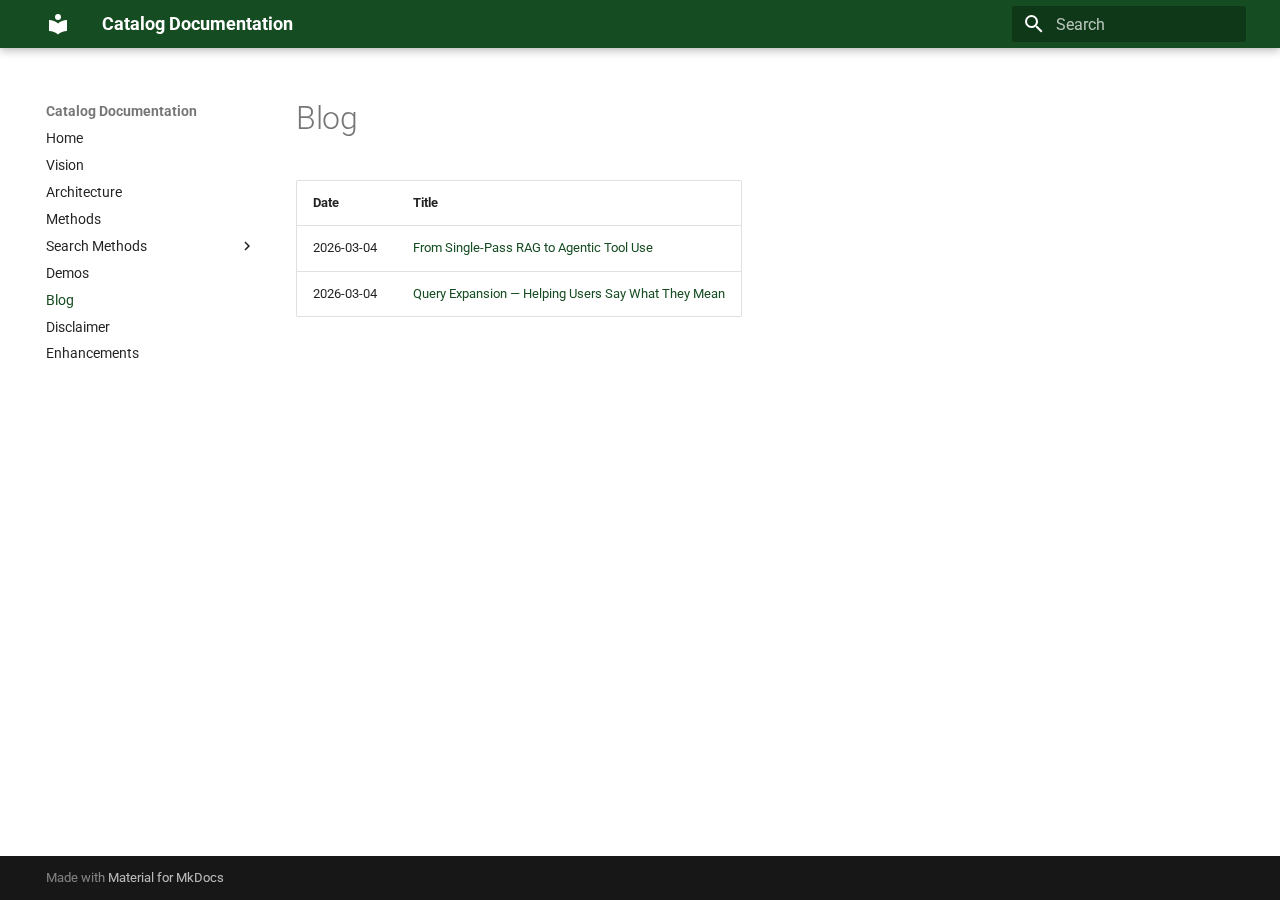
<file: blog/index.html>
<!doctype html>
<html lang="en" class="no-js">
  <head>
    
      <meta charset="utf-8">
      <meta name="viewport" content="width=device-width,initial-scale=1">
      
      
      
      
        <link rel="prev" href="../demos/">
      
      
        <link rel="next" href="../disclaimer/">
      
      
        
      
      
      <link rel="icon" href="../assets/images/favicon.png">
      <meta name="generator" content="mkdocs-1.6.1, mkdocs-material-9.7.1">
    
    
      
        <title>Blog - Catalog Documentation</title>
      
    
    
      <link rel="stylesheet" href="../assets/stylesheets/main.484c7ddc.min.css">
      
        
        <link rel="stylesheet" href="../assets/stylesheets/palette.ab4e12ef.min.css">
      
      


    
    
      
    
    
      
        
        
        <link rel="preconnect" href="https://fonts.gstatic.com" crossorigin>
        <link rel="stylesheet" href="https://fonts.googleapis.com/css?family=Roboto:300,300i,400,400i,700,700i%7CRoboto+Mono:400,400i,700,700i&display=fallback">
        <style>:root{--md-text-font:"Roboto";--md-code-font:"Roboto Mono"}</style>
      
    
    
      <link rel="stylesheet" href="../stylesheets/extra.css">
    
      <link rel="stylesheet" href="../css/terminal-player.css">
    
      <link rel="stylesheet" href="../css/asciinema-player.css">
    
    <script>__md_scope=new URL("..",location),__md_hash=e=>[...e].reduce(((e,_)=>(e<<5)-e+_.charCodeAt(0)),0),__md_get=(e,_=localStorage,t=__md_scope)=>JSON.parse(_.getItem(t.pathname+"."+e)),__md_set=(e,_,t=localStorage,a=__md_scope)=>{try{t.setItem(a.pathname+"."+e,JSON.stringify(_))}catch(e){}}</script>
    
      

    
    
  </head>
  
  
    
    
    
    
    
    <body dir="ltr" data-md-color-scheme="default" data-md-color-primary="custom" data-md-color-accent="indigo">
  
    
    <input class="md-toggle" data-md-toggle="drawer" type="checkbox" id="__drawer" autocomplete="off">
    <input class="md-toggle" data-md-toggle="search" type="checkbox" id="__search" autocomplete="off">
    <label class="md-overlay" for="__drawer"></label>
    <div data-md-component="skip">
      
        
        <a href="#blog" class="md-skip">
          Skip to content
        </a>
      
    </div>
    <div data-md-component="announce">
      
    </div>
    
    
      

  

<header class="md-header md-header--shadow" data-md-component="header">
  <nav class="md-header__inner md-grid" aria-label="Header">
    <a href=".." title="Catalog Documentation" class="md-header__button md-logo" aria-label="Catalog Documentation" data-md-component="logo">
      
  
  <svg xmlns="http://www.w3.org/2000/svg" viewBox="0 0 24 24"><path d="M12 8a3 3 0 0 0 3-3 3 3 0 0 0-3-3 3 3 0 0 0-3 3 3 3 0 0 0 3 3m0 3.54C9.64 9.35 6.5 8 3 8v11c3.5 0 6.64 1.35 9 3.54 2.36-2.19 5.5-3.54 9-3.54V8c-3.5 0-6.64 1.35-9 3.54"/></svg>

    </a>
    <label class="md-header__button md-icon" for="__drawer">
      
      <svg xmlns="http://www.w3.org/2000/svg" viewBox="0 0 24 24"><path d="M3 6h18v2H3zm0 5h18v2H3zm0 5h18v2H3z"/></svg>
    </label>
    <div class="md-header__title" data-md-component="header-title">
      <div class="md-header__ellipsis">
        <div class="md-header__topic">
          <span class="md-ellipsis">
            Catalog Documentation
          </span>
        </div>
        <div class="md-header__topic" data-md-component="header-topic">
          <span class="md-ellipsis">
            
              Blog
            
          </span>
        </div>
      </div>
    </div>
    
      
    
    
    
    
      
      
        <label class="md-header__button md-icon" for="__search">
          
          <svg xmlns="http://www.w3.org/2000/svg" viewBox="0 0 24 24"><path d="M9.5 3A6.5 6.5 0 0 1 16 9.5c0 1.61-.59 3.09-1.56 4.23l.27.27h.79l5 5-1.5 1.5-5-5v-.79l-.27-.27A6.52 6.52 0 0 1 9.5 16 6.5 6.5 0 0 1 3 9.5 6.5 6.5 0 0 1 9.5 3m0 2C7 5 5 7 5 9.5S7 14 9.5 14 14 12 14 9.5 12 5 9.5 5"/></svg>
        </label>
        <div class="md-search" data-md-component="search" role="dialog">
  <label class="md-search__overlay" for="__search"></label>
  <div class="md-search__inner" role="search">
    <form class="md-search__form" name="search">
      <input type="text" class="md-search__input" name="query" aria-label="Search" placeholder="Search" autocapitalize="off" autocorrect="off" autocomplete="off" spellcheck="false" data-md-component="search-query" required>
      <label class="md-search__icon md-icon" for="__search">
        
        <svg xmlns="http://www.w3.org/2000/svg" viewBox="0 0 24 24"><path d="M9.5 3A6.5 6.5 0 0 1 16 9.5c0 1.61-.59 3.09-1.56 4.23l.27.27h.79l5 5-1.5 1.5-5-5v-.79l-.27-.27A6.52 6.52 0 0 1 9.5 16 6.5 6.5 0 0 1 3 9.5 6.5 6.5 0 0 1 9.5 3m0 2C7 5 5 7 5 9.5S7 14 9.5 14 14 12 14 9.5 12 5 9.5 5"/></svg>
        
        <svg xmlns="http://www.w3.org/2000/svg" viewBox="0 0 24 24"><path d="M20 11v2H8l5.5 5.5-1.42 1.42L4.16 12l7.92-7.92L13.5 5.5 8 11z"/></svg>
      </label>
      <nav class="md-search__options" aria-label="Search">
        
        <button type="reset" class="md-search__icon md-icon" title="Clear" aria-label="Clear" tabindex="-1">
          
          <svg xmlns="http://www.w3.org/2000/svg" viewBox="0 0 24 24"><path d="M19 6.41 17.59 5 12 10.59 6.41 5 5 6.41 10.59 12 5 17.59 6.41 19 12 13.41 17.59 19 19 17.59 13.41 12z"/></svg>
        </button>
      </nav>
      
    </form>
    <div class="md-search__output">
      <div class="md-search__scrollwrap" tabindex="0" data-md-scrollfix>
        <div class="md-search-result" data-md-component="search-result">
          <div class="md-search-result__meta">
            Initializing search
          </div>
          <ol class="md-search-result__list" role="presentation"></ol>
        </div>
      </div>
    </div>
  </div>
</div>
      
    
    
  </nav>
  
</header>
    
    <div class="md-container" data-md-component="container">
      
      
        
          
        
      
      <main class="md-main" data-md-component="main">
        <div class="md-main__inner md-grid">
          
            
              
              <div class="md-sidebar md-sidebar--primary" data-md-component="sidebar" data-md-type="navigation" >
                <div class="md-sidebar__scrollwrap">
                  <div class="md-sidebar__inner">
                    



<nav class="md-nav md-nav--primary" aria-label="Navigation" data-md-level="0">
  <label class="md-nav__title" for="__drawer">
    <a href=".." title="Catalog Documentation" class="md-nav__button md-logo" aria-label="Catalog Documentation" data-md-component="logo">
      
  
  <svg xmlns="http://www.w3.org/2000/svg" viewBox="0 0 24 24"><path d="M12 8a3 3 0 0 0 3-3 3 3 0 0 0-3-3 3 3 0 0 0-3 3 3 3 0 0 0 3 3m0 3.54C9.64 9.35 6.5 8 3 8v11c3.5 0 6.64 1.35 9 3.54 2.36-2.19 5.5-3.54 9-3.54V8c-3.5 0-6.64 1.35-9 3.54"/></svg>

    </a>
    Catalog Documentation
  </label>
  
  <ul class="md-nav__list" data-md-scrollfix>
    
      
      
  
  
  
  
    <li class="md-nav__item">
      <a href=".." class="md-nav__link">
        
  
  
  <span class="md-ellipsis">
    
  
    Home
  

    
  </span>
  
  

      </a>
    </li>
  

    
      
      
  
  
  
  
    <li class="md-nav__item">
      <a href="../vision/" class="md-nav__link">
        
  
  
  <span class="md-ellipsis">
    
  
    Vision
  

    
  </span>
  
  

      </a>
    </li>
  

    
      
      
  
  
  
  
    <li class="md-nav__item">
      <a href="../architecture/" class="md-nav__link">
        
  
  
  <span class="md-ellipsis">
    
  
    Architecture
  

    
  </span>
  
  

      </a>
    </li>
  

    
      
      
  
  
  
  
    <li class="md-nav__item">
      <a href="../methods/" class="md-nav__link">
        
  
  
  <span class="md-ellipsis">
    
  
    Methods
  

    
  </span>
  
  

      </a>
    </li>
  

    
      
      
  
  
  
  
    
    
    
    
    
    <li class="md-nav__item md-nav__item--nested">
      
        
        
        <input class="md-nav__toggle md-toggle " type="checkbox" id="__nav_5" >
        
          
          <label class="md-nav__link" for="__nav_5" id="__nav_5_label" tabindex="0">
            
  
  
  <span class="md-ellipsis">
    
  
    Search Methods
  

    
  </span>
  
  

            <span class="md-nav__icon md-icon"></span>
          </label>
        
        <nav class="md-nav" data-md-level="1" aria-labelledby="__nav_5_label" aria-expanded="false">
          <label class="md-nav__title" for="__nav_5">
            <span class="md-nav__icon md-icon"></span>
            
  
    Search Methods
  

          </label>
          <ul class="md-nav__list" data-md-scrollfix>
            
              
                
  
  
  
  
    <li class="md-nav__item">
      <a href="../search_methods/simple/" class="md-nav__link">
        
  
  
  <span class="md-ellipsis">
    
  
    Simple
  

    
  </span>
  
  

      </a>
    </li>
  

              
            
              
                
  
  
  
  
    <li class="md-nav__item">
      <a href="../search_methods/hybrid_search/" class="md-nav__link">
        
  
  
  <span class="md-ellipsis">
    
  
    Hybrid Search
  

    
  </span>
  
  

      </a>
    </li>
  

              
            
              
                
  
  
  
  
    <li class="md-nav__item">
      <a href="../search_methods/bot/" class="md-nav__link">
        
  
  
  <span class="md-ellipsis">
    
  
    Bot
  

    
  </span>
  
  

      </a>
    </li>
  

              
            
          </ul>
        </nav>
      
    </li>
  

    
      
      
  
  
  
  
    <li class="md-nav__item">
      <a href="../demos/" class="md-nav__link">
        
  
  
  <span class="md-ellipsis">
    
  
    Demos
  

    
  </span>
  
  

      </a>
    </li>
  

    
      
      
  
  
    
  
  
  
    <li class="md-nav__item md-nav__item--active">
      
      <input class="md-nav__toggle md-toggle" type="checkbox" id="__toc">
      
      
        
      
      
      <a href="./" class="md-nav__link md-nav__link--active">
        
  
  
  <span class="md-ellipsis">
    
  
    Blog
  

    
  </span>
  
  

      </a>
      
    </li>
  

    
      
      
  
  
  
  
    <li class="md-nav__item">
      <a href="../disclaimer/" class="md-nav__link">
        
  
  
  <span class="md-ellipsis">
    
  
    Disclaimer
  

    
  </span>
  
  

      </a>
    </li>
  

    
      
      
  
  
  
  
    <li class="md-nav__item">
      <a href="../enhancements/" class="md-nav__link">
        
  
  
  <span class="md-ellipsis">
    
  
    Enhancements
  

    
  </span>
  
  

      </a>
    </li>
  

    
  </ul>
</nav>
                  </div>
                </div>
              </div>
            
            
              
              <div class="md-sidebar md-sidebar--secondary" data-md-component="sidebar" data-md-type="toc" >
                <div class="md-sidebar__scrollwrap">
                  <div class="md-sidebar__inner">
                    

<nav class="md-nav md-nav--secondary" aria-label="Table of contents">
  
  
  
    
  
  
</nav>
                  </div>
                </div>
              </div>
            
          
          
            <div class="md-content" data-md-component="content">
              
              <article class="md-content__inner md-typeset">
                
                  



<h1 id="blog">Blog</h1>
<table>
<thead>
<tr>
<th>Date</th>
<th>Title</th>
</tr>
</thead>
<tbody>
<tr>
<td>2026-03-04</td>
<td><a href="posts/2026-03-04-agentic-tool-use/">From Single-Pass RAG to Agentic Tool Use</a></td>
</tr>
<tr>
<td>2026-03-04</td>
<td><a href="posts/2026-03-04-query-expansion/">Query Expansion — Helping Users Say What They Mean</a></td>
</tr>
</tbody>
</table>












                
              </article>
            </div>
          
          
<script>var target=document.getElementById(location.hash.slice(1));target&&target.name&&(target.checked=target.name.startsWith("__tabbed_"))</script>
        </div>
        
      </main>
      
        <footer class="md-footer">
  
  <div class="md-footer-meta md-typeset">
    <div class="md-footer-meta__inner md-grid">
      <div class="md-copyright">
  
  
    Made with
    <a href="https://squidfunk.github.io/mkdocs-material/" target="_blank" rel="noopener">
      Material for MkDocs
    </a>
  
</div>
      
    </div>
  </div>
</footer>
      
    </div>
    <div class="md-dialog" data-md-component="dialog">
      <div class="md-dialog__inner md-typeset"></div>
    </div>
    
    
    
      
      
      <script id="__config" type="application/json">{"annotate": null, "base": "..", "features": [], "search": "../assets/javascripts/workers/search.2c215733.min.js", "tags": null, "translations": {"clipboard.copied": "Copied to clipboard", "clipboard.copy": "Copy to clipboard", "search.result.more.one": "1 more on this page", "search.result.more.other": "# more on this page", "search.result.none": "No matching documents", "search.result.one": "1 matching document", "search.result.other": "# matching documents", "search.result.placeholder": "Type to start searching", "search.result.term.missing": "Missing", "select.version": "Select version"}, "version": null}</script>
    
    
      <script src="../assets/javascripts/bundle.79ae519e.min.js"></script>
      
        <script src="../js/asciinema-player.min.js"></script>
      
    
  </body>
</html>
</file>
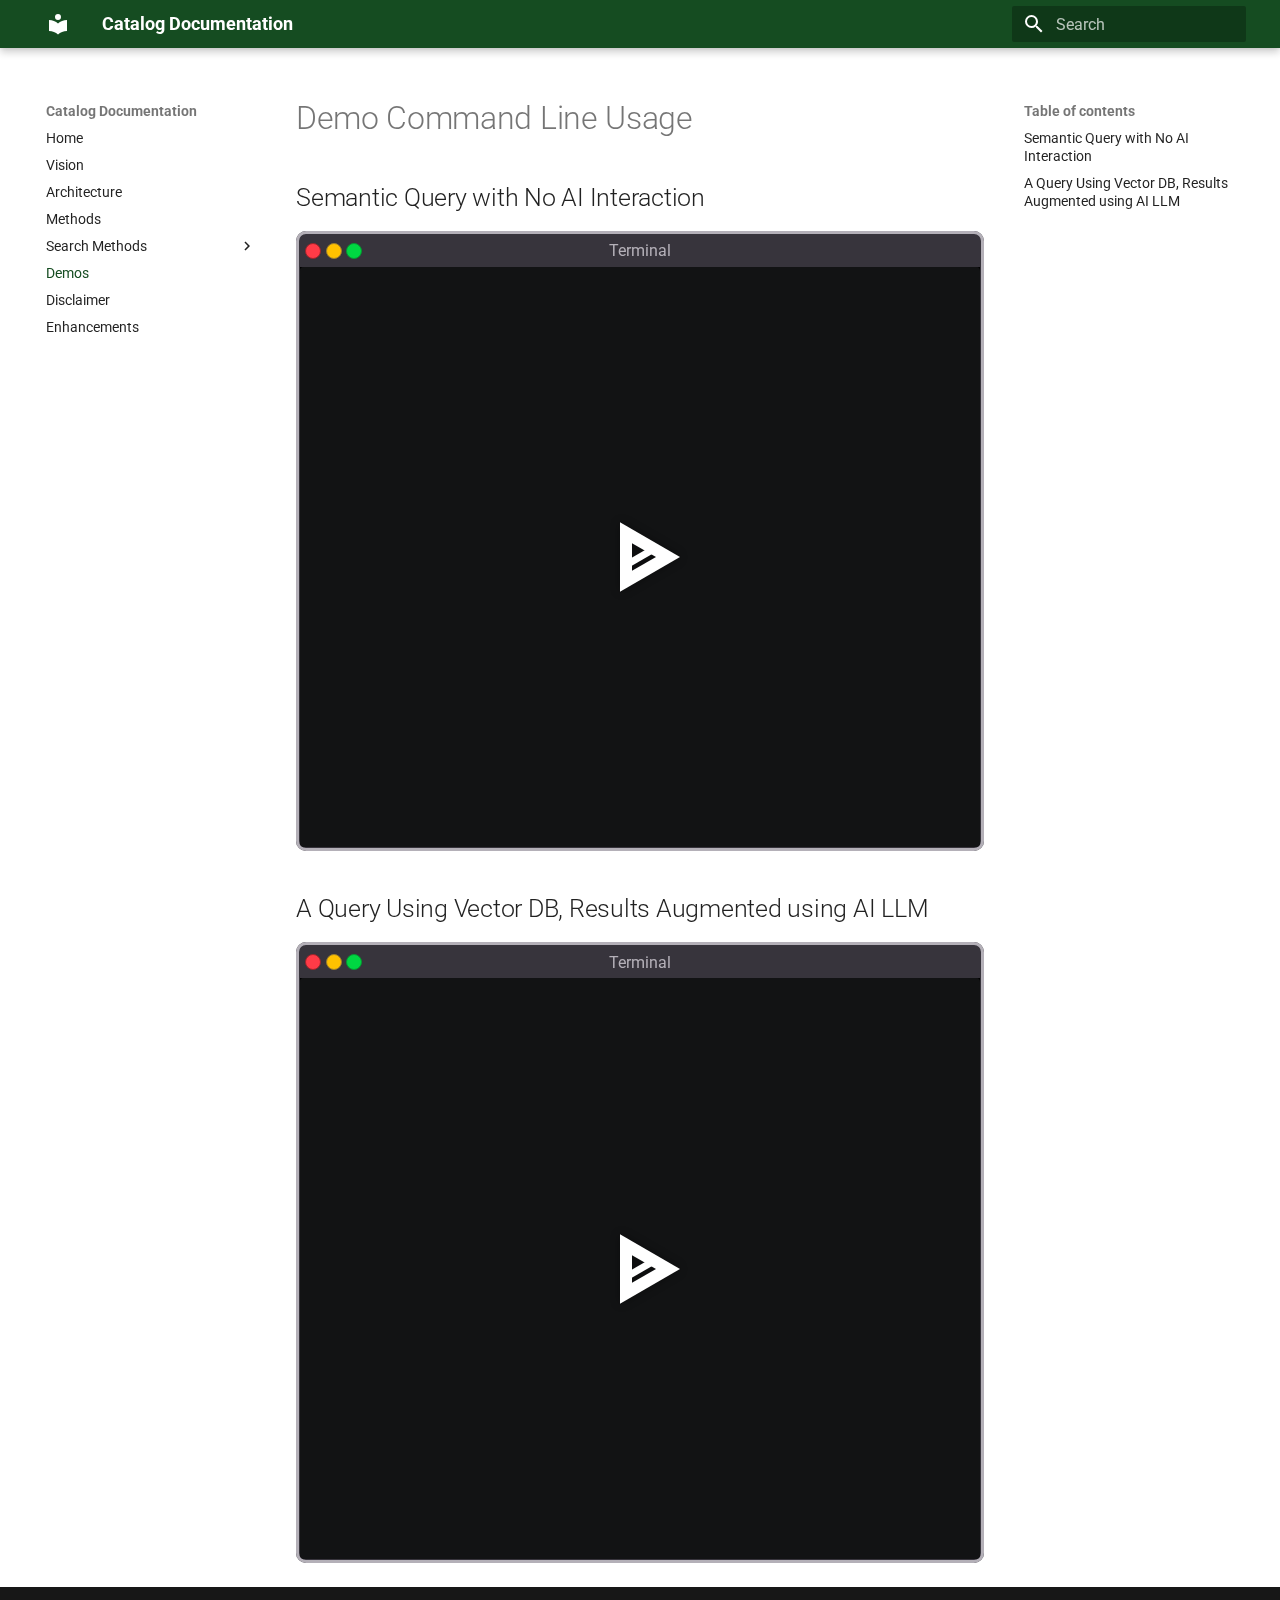
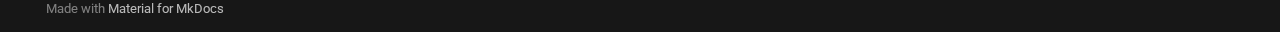
<file: demos/index.html>
<!doctype html>
<html lang="en" class="no-js">
  <head>
    
      <meta charset="utf-8">
      <meta name="viewport" content="width=device-width,initial-scale=1">
      
      
      
      
        <link rel="prev" href="../search_methods/bot/">
      
      
        <link rel="next" href="../disclaimer/">
      
      
        
      
      
      <link rel="icon" href="../assets/images/favicon.png">
      <meta name="generator" content="mkdocs-1.6.1, mkdocs-material-9.7.1">
    
    
      
        <title>Demos - Catalog Documentation</title>
      
    
    
      <link rel="stylesheet" href="../assets/stylesheets/main.484c7ddc.min.css">
      
        
        <link rel="stylesheet" href="../assets/stylesheets/palette.ab4e12ef.min.css">
      
      


    
    
      
    
    
      
        
        
        <link rel="preconnect" href="https://fonts.gstatic.com" crossorigin>
        <link rel="stylesheet" href="https://fonts.googleapis.com/css?family=Roboto:300,300i,400,400i,700,700i%7CRoboto+Mono:400,400i,700,700i&display=fallback">
        <style>:root{--md-text-font:"Roboto";--md-code-font:"Roboto Mono"}</style>
      
    
    
      <link rel="stylesheet" href="../stylesheets/extra.css">
    
      <link rel="stylesheet" href="../css/terminal-player.css">
    
      <link rel="stylesheet" href="../css/asciinema-player.css">
    
    <script>__md_scope=new URL("..",location),__md_hash=e=>[...e].reduce(((e,_)=>(e<<5)-e+_.charCodeAt(0)),0),__md_get=(e,_=localStorage,t=__md_scope)=>JSON.parse(_.getItem(t.pathname+"."+e)),__md_set=(e,_,t=localStorage,a=__md_scope)=>{try{t.setItem(a.pathname+"."+e,JSON.stringify(_))}catch(e){}}</script>
    
      

    
    
  </head>
  
  
    
    
    
    
    
    <body dir="ltr" data-md-color-scheme="default" data-md-color-primary="custom" data-md-color-accent="indigo">
  
    
    <input class="md-toggle" data-md-toggle="drawer" type="checkbox" id="__drawer" autocomplete="off">
    <input class="md-toggle" data-md-toggle="search" type="checkbox" id="__search" autocomplete="off">
    <label class="md-overlay" for="__drawer"></label>
    <div data-md-component="skip">
      
        
        <a href="#demo-command-line-usage" class="md-skip">
          Skip to content
        </a>
      
    </div>
    <div data-md-component="announce">
      
    </div>
    
    
      

  

<header class="md-header md-header--shadow" data-md-component="header">
  <nav class="md-header__inner md-grid" aria-label="Header">
    <a href=".." title="Catalog Documentation" class="md-header__button md-logo" aria-label="Catalog Documentation" data-md-component="logo">
      
  
  <svg xmlns="http://www.w3.org/2000/svg" viewBox="0 0 24 24"><path d="M12 8a3 3 0 0 0 3-3 3 3 0 0 0-3-3 3 3 0 0 0-3 3 3 3 0 0 0 3 3m0 3.54C9.64 9.35 6.5 8 3 8v11c3.5 0 6.64 1.35 9 3.54 2.36-2.19 5.5-3.54 9-3.54V8c-3.5 0-6.64 1.35-9 3.54"/></svg>

    </a>
    <label class="md-header__button md-icon" for="__drawer">
      
      <svg xmlns="http://www.w3.org/2000/svg" viewBox="0 0 24 24"><path d="M3 6h18v2H3zm0 5h18v2H3zm0 5h18v2H3z"/></svg>
    </label>
    <div class="md-header__title" data-md-component="header-title">
      <div class="md-header__ellipsis">
        <div class="md-header__topic">
          <span class="md-ellipsis">
            Catalog Documentation
          </span>
        </div>
        <div class="md-header__topic" data-md-component="header-topic">
          <span class="md-ellipsis">
            
              Demos
            
          </span>
        </div>
      </div>
    </div>
    
      
    
    
    
    
      
      
        <label class="md-header__button md-icon" for="__search">
          
          <svg xmlns="http://www.w3.org/2000/svg" viewBox="0 0 24 24"><path d="M9.5 3A6.5 6.5 0 0 1 16 9.5c0 1.61-.59 3.09-1.56 4.23l.27.27h.79l5 5-1.5 1.5-5-5v-.79l-.27-.27A6.52 6.52 0 0 1 9.5 16 6.5 6.5 0 0 1 3 9.5 6.5 6.5 0 0 1 9.5 3m0 2C7 5 5 7 5 9.5S7 14 9.5 14 14 12 14 9.5 12 5 9.5 5"/></svg>
        </label>
        <div class="md-search" data-md-component="search" role="dialog">
  <label class="md-search__overlay" for="__search"></label>
  <div class="md-search__inner" role="search">
    <form class="md-search__form" name="search">
      <input type="text" class="md-search__input" name="query" aria-label="Search" placeholder="Search" autocapitalize="off" autocorrect="off" autocomplete="off" spellcheck="false" data-md-component="search-query" required>
      <label class="md-search__icon md-icon" for="__search">
        
        <svg xmlns="http://www.w3.org/2000/svg" viewBox="0 0 24 24"><path d="M9.5 3A6.5 6.5 0 0 1 16 9.5c0 1.61-.59 3.09-1.56 4.23l.27.27h.79l5 5-1.5 1.5-5-5v-.79l-.27-.27A6.52 6.52 0 0 1 9.5 16 6.5 6.5 0 0 1 3 9.5 6.5 6.5 0 0 1 9.5 3m0 2C7 5 5 7 5 9.5S7 14 9.5 14 14 12 14 9.5 12 5 9.5 5"/></svg>
        
        <svg xmlns="http://www.w3.org/2000/svg" viewBox="0 0 24 24"><path d="M20 11v2H8l5.5 5.5-1.42 1.42L4.16 12l7.92-7.92L13.5 5.5 8 11z"/></svg>
      </label>
      <nav class="md-search__options" aria-label="Search">
        
        <button type="reset" class="md-search__icon md-icon" title="Clear" aria-label="Clear" tabindex="-1">
          
          <svg xmlns="http://www.w3.org/2000/svg" viewBox="0 0 24 24"><path d="M19 6.41 17.59 5 12 10.59 6.41 5 5 6.41 10.59 12 5 17.59 6.41 19 12 13.41 17.59 19 19 17.59 13.41 12z"/></svg>
        </button>
      </nav>
      
    </form>
    <div class="md-search__output">
      <div class="md-search__scrollwrap" tabindex="0" data-md-scrollfix>
        <div class="md-search-result" data-md-component="search-result">
          <div class="md-search-result__meta">
            Initializing search
          </div>
          <ol class="md-search-result__list" role="presentation"></ol>
        </div>
      </div>
    </div>
  </div>
</div>
      
    
    
  </nav>
  
</header>
    
    <div class="md-container" data-md-component="container">
      
      
        
          
        
      
      <main class="md-main" data-md-component="main">
        <div class="md-main__inner md-grid">
          
            
              
              <div class="md-sidebar md-sidebar--primary" data-md-component="sidebar" data-md-type="navigation" >
                <div class="md-sidebar__scrollwrap">
                  <div class="md-sidebar__inner">
                    



<nav class="md-nav md-nav--primary" aria-label="Navigation" data-md-level="0">
  <label class="md-nav__title" for="__drawer">
    <a href=".." title="Catalog Documentation" class="md-nav__button md-logo" aria-label="Catalog Documentation" data-md-component="logo">
      
  
  <svg xmlns="http://www.w3.org/2000/svg" viewBox="0 0 24 24"><path d="M12 8a3 3 0 0 0 3-3 3 3 0 0 0-3-3 3 3 0 0 0-3 3 3 3 0 0 0 3 3m0 3.54C9.64 9.35 6.5 8 3 8v11c3.5 0 6.64 1.35 9 3.54 2.36-2.19 5.5-3.54 9-3.54V8c-3.5 0-6.64 1.35-9 3.54"/></svg>

    </a>
    Catalog Documentation
  </label>
  
  <ul class="md-nav__list" data-md-scrollfix>
    
      
      
  
  
  
  
    <li class="md-nav__item">
      <a href=".." class="md-nav__link">
        
  
  
  <span class="md-ellipsis">
    
  
    Home
  

    
  </span>
  
  

      </a>
    </li>
  

    
      
      
  
  
  
  
    <li class="md-nav__item">
      <a href="../vision/" class="md-nav__link">
        
  
  
  <span class="md-ellipsis">
    
  
    Vision
  

    
  </span>
  
  

      </a>
    </li>
  

    
      
      
  
  
  
  
    <li class="md-nav__item">
      <a href="../architecture/" class="md-nav__link">
        
  
  
  <span class="md-ellipsis">
    
  
    Architecture
  

    
  </span>
  
  

      </a>
    </li>
  

    
      
      
  
  
  
  
    <li class="md-nav__item">
      <a href="../methods/" class="md-nav__link">
        
  
  
  <span class="md-ellipsis">
    
  
    Methods
  

    
  </span>
  
  

      </a>
    </li>
  

    
      
      
  
  
  
  
    
    
    
    
    
    <li class="md-nav__item md-nav__item--nested">
      
        
        
        <input class="md-nav__toggle md-toggle " type="checkbox" id="__nav_5" >
        
          
          <label class="md-nav__link" for="__nav_5" id="__nav_5_label" tabindex="0">
            
  
  
  <span class="md-ellipsis">
    
  
    Search Methods
  

    
  </span>
  
  

            <span class="md-nav__icon md-icon"></span>
          </label>
        
        <nav class="md-nav" data-md-level="1" aria-labelledby="__nav_5_label" aria-expanded="false">
          <label class="md-nav__title" for="__nav_5">
            <span class="md-nav__icon md-icon"></span>
            
  
    Search Methods
  

          </label>
          <ul class="md-nav__list" data-md-scrollfix>
            
              
                
  
  
  
  
    <li class="md-nav__item">
      <a href="../search_methods/simple/" class="md-nav__link">
        
  
  
  <span class="md-ellipsis">
    
  
    Simple
  

    
  </span>
  
  

      </a>
    </li>
  

              
            
              
                
  
  
  
  
    <li class="md-nav__item">
      <a href="../search_methods/hybrid_search/" class="md-nav__link">
        
  
  
  <span class="md-ellipsis">
    
  
    Hybrid Search
  

    
  </span>
  
  

      </a>
    </li>
  

              
            
              
                
  
  
  
  
    <li class="md-nav__item">
      <a href="../search_methods/bot/" class="md-nav__link">
        
  
  
  <span class="md-ellipsis">
    
  
    Bot
  

    
  </span>
  
  

      </a>
    </li>
  

              
            
          </ul>
        </nav>
      
    </li>
  

    
      
      
  
  
    
  
  
  
    <li class="md-nav__item md-nav__item--active">
      
      <input class="md-nav__toggle md-toggle" type="checkbox" id="__toc">
      
      
        
      
      
        <label class="md-nav__link md-nav__link--active" for="__toc">
          
  
  
  <span class="md-ellipsis">
    
  
    Demos
  

    
  </span>
  
  

          <span class="md-nav__icon md-icon"></span>
        </label>
      
      <a href="./" class="md-nav__link md-nav__link--active">
        
  
  
  <span class="md-ellipsis">
    
  
    Demos
  

    
  </span>
  
  

      </a>
      
        

<nav class="md-nav md-nav--secondary" aria-label="Table of contents">
  
  
  
    
  
  
    <label class="md-nav__title" for="__toc">
      <span class="md-nav__icon md-icon"></span>
      Table of contents
    </label>
    <ul class="md-nav__list" data-md-component="toc" data-md-scrollfix>
      
        <li class="md-nav__item">
  <a href="#semantic-query-with-no-ai-interaction" class="md-nav__link">
    <span class="md-ellipsis">
      
        Semantic Query with No AI Interaction
      
    </span>
  </a>
  
</li>
      
        <li class="md-nav__item">
  <a href="#a-query-using-vector-db-results-augmented-using-ai-llm" class="md-nav__link">
    <span class="md-ellipsis">
      
        A Query Using Vector DB, Results Augmented using AI LLM
      
    </span>
  </a>
  
</li>
      
    </ul>
  
</nav>
      
    </li>
  

    
      
      
  
  
  
  
    <li class="md-nav__item">
      <a href="../disclaimer/" class="md-nav__link">
        
  
  
  <span class="md-ellipsis">
    
  
    Disclaimer
  

    
  </span>
  
  

      </a>
    </li>
  

    
      
      
  
  
  
  
    <li class="md-nav__item">
      <a href="../enhancements/" class="md-nav__link">
        
  
  
  <span class="md-ellipsis">
    
  
    Enhancements
  

    
  </span>
  
  

      </a>
    </li>
  

    
  </ul>
</nav>
                  </div>
                </div>
              </div>
            
            
              
              <div class="md-sidebar md-sidebar--secondary" data-md-component="sidebar" data-md-type="toc" >
                <div class="md-sidebar__scrollwrap">
                  <div class="md-sidebar__inner">
                    

<nav class="md-nav md-nav--secondary" aria-label="Table of contents">
  
  
  
    
  
  
    <label class="md-nav__title" for="__toc">
      <span class="md-nav__icon md-icon"></span>
      Table of contents
    </label>
    <ul class="md-nav__list" data-md-component="toc" data-md-scrollfix>
      
        <li class="md-nav__item">
  <a href="#semantic-query-with-no-ai-interaction" class="md-nav__link">
    <span class="md-ellipsis">
      
        Semantic Query with No AI Interaction
      
    </span>
  </a>
  
</li>
      
        <li class="md-nav__item">
  <a href="#a-query-using-vector-db-results-augmented-using-ai-llm" class="md-nav__link">
    <span class="md-ellipsis">
      
        A Query Using Vector DB, Results Augmented using AI LLM
      
    </span>
  </a>
  
</li>
      
    </ul>
  
</nav>
                  </div>
                </div>
              </div>
            
          
          
            <div class="md-content" data-md-component="content">
              
              <article class="md-content__inner md-typeset">
                
                  



<h1 id="demo-command-line-usage">Demo Command Line Usage</h1>
<h2 id="semantic-query-with-no-ai-interaction">Semantic Query with No AI Interaction</h2>
<div class="mkap-window-night">
    <div class="mkap-menu-night">
        <div class="mkap-button-group-night">
            <div class="mkap-button-night mkap-button-close-night"></div>
            <div class="mkap-button-night mkap-button-minimize-night"></div>
            <div class="mkap-button-night mkap-button-zoom-night"></div>
        </div>
        <div class="mkap-button-title-night">Terminal</div>
        <div class="mkap-button-group-night">&nbsp;</div>
    </div>
    <div class="mkap-player-night" id="asciinema-player-0"></div>
</div>
<script>
    (function() {
        var targetId = "asciinema-player-0";

        function initPlayer() {
            var element = document.getElementById(targetId);

            if (element && !element.hasAttribute('data-mkap-initialized')) {
                element.setAttribute('data-mkap-initialized', 'true');

                AsciinemaPlayer.create("../assets/casts/semantic_query_demo.cast", element, {
                    cols: 80,
                    rows: 24,
                    autoPlay: false,
                    preload: false,
                    loop: false,
                    startAt: "0:00",
                    speed: 1.0,
                    theme: "asciinema",
                    fit: "width",
                    controls: "auto",
                    pauseOnMarkers: false,
                    terminalFontSize: "small",
                    terminalFontFamily: "Consolas",
                    terminalLineHeight: 1.33333333,
                });
            }
        }

        // 1. Handle MkDocs Material instant loading/navigation
        if (typeof document$ !== "undefined") {
            document$.subscribe(function() {
                initPlayer();
            });
        } 

        // 2. Fallback for standard page load (DOM Ready)
        if (document.readyState === "loading") {
            document.addEventListener("DOMContentLoaded", initPlayer);
        } else {
            initPlayer();
        }
    })();
</script>

<h2 id="a-query-using-vector-db-results-augmented-using-ai-llm">A Query Using Vector DB, Results Augmented using AI LLM</h2>
<div class="mkap-window-night">
    <div class="mkap-menu-night">
        <div class="mkap-button-group-night">
            <div class="mkap-button-night mkap-button-close-night"></div>
            <div class="mkap-button-night mkap-button-minimize-night"></div>
            <div class="mkap-button-night mkap-button-zoom-night"></div>
        </div>
        <div class="mkap-button-title-night">Terminal</div>
        <div class="mkap-button-group-night">&nbsp;</div>
    </div>
    <div class="mkap-player-night" id="asciinema-player-1"></div>
</div>
<script>
    (function() {
        var targetId = "asciinema-player-1";

        function initPlayer() {
            var element = document.getElementById(targetId);

            if (element && !element.hasAttribute('data-mkap-initialized')) {
                element.setAttribute('data-mkap-initialized', 'true');

                AsciinemaPlayer.create("../assets/casts/ollama_query_demo.cast", element, {
                    cols: 80,
                    rows: 24,
                    autoPlay: false,
                    preload: false,
                    loop: false,
                    startAt: "0:00",
                    speed: 1.0,
                    theme: "asciinema",
                    fit: "width",
                    controls: "auto",
                    pauseOnMarkers: false,
                    terminalFontSize: "small",
                    terminalFontFamily: "Consolas",
                    terminalLineHeight: 1.33333333,
                });
            }
        }

        // 1. Handle MkDocs Material instant loading/navigation
        if (typeof document$ !== "undefined") {
            document$.subscribe(function() {
                initPlayer();
            });
        } 

        // 2. Fallback for standard page load (DOM Ready)
        if (document.readyState === "loading") {
            document.addEventListener("DOMContentLoaded", initPlayer);
        } else {
            initPlayer();
        }
    })();
</script>












                
              </article>
            </div>
          
          
<script>var target=document.getElementById(location.hash.slice(1));target&&target.name&&(target.checked=target.name.startsWith("__tabbed_"))</script>
        </div>
        
      </main>
      
        <footer class="md-footer">
  
  <div class="md-footer-meta md-typeset">
    <div class="md-footer-meta__inner md-grid">
      <div class="md-copyright">
  
  
    Made with
    <a href="https://squidfunk.github.io/mkdocs-material/" target="_blank" rel="noopener">
      Material for MkDocs
    </a>
  
</div>
      
    </div>
  </div>
</footer>
      
    </div>
    <div class="md-dialog" data-md-component="dialog">
      <div class="md-dialog__inner md-typeset"></div>
    </div>
    
    
    
      
      
      <script id="__config" type="application/json">{"annotate": null, "base": "..", "features": [], "search": "../assets/javascripts/workers/search.2c215733.min.js", "tags": null, "translations": {"clipboard.copied": "Copied to clipboard", "clipboard.copy": "Copy to clipboard", "search.result.more.one": "1 more on this page", "search.result.more.other": "# more on this page", "search.result.none": "No matching documents", "search.result.one": "1 matching document", "search.result.other": "# matching documents", "search.result.placeholder": "Type to start searching", "search.result.term.missing": "Missing", "select.version": "Select version"}, "version": null}</script>
    
    
      <script src="../assets/javascripts/bundle.79ae519e.min.js"></script>
      
        <script src="../js/asciinema-player.min.js"></script>
      
    
  </body>
</html>
</file>
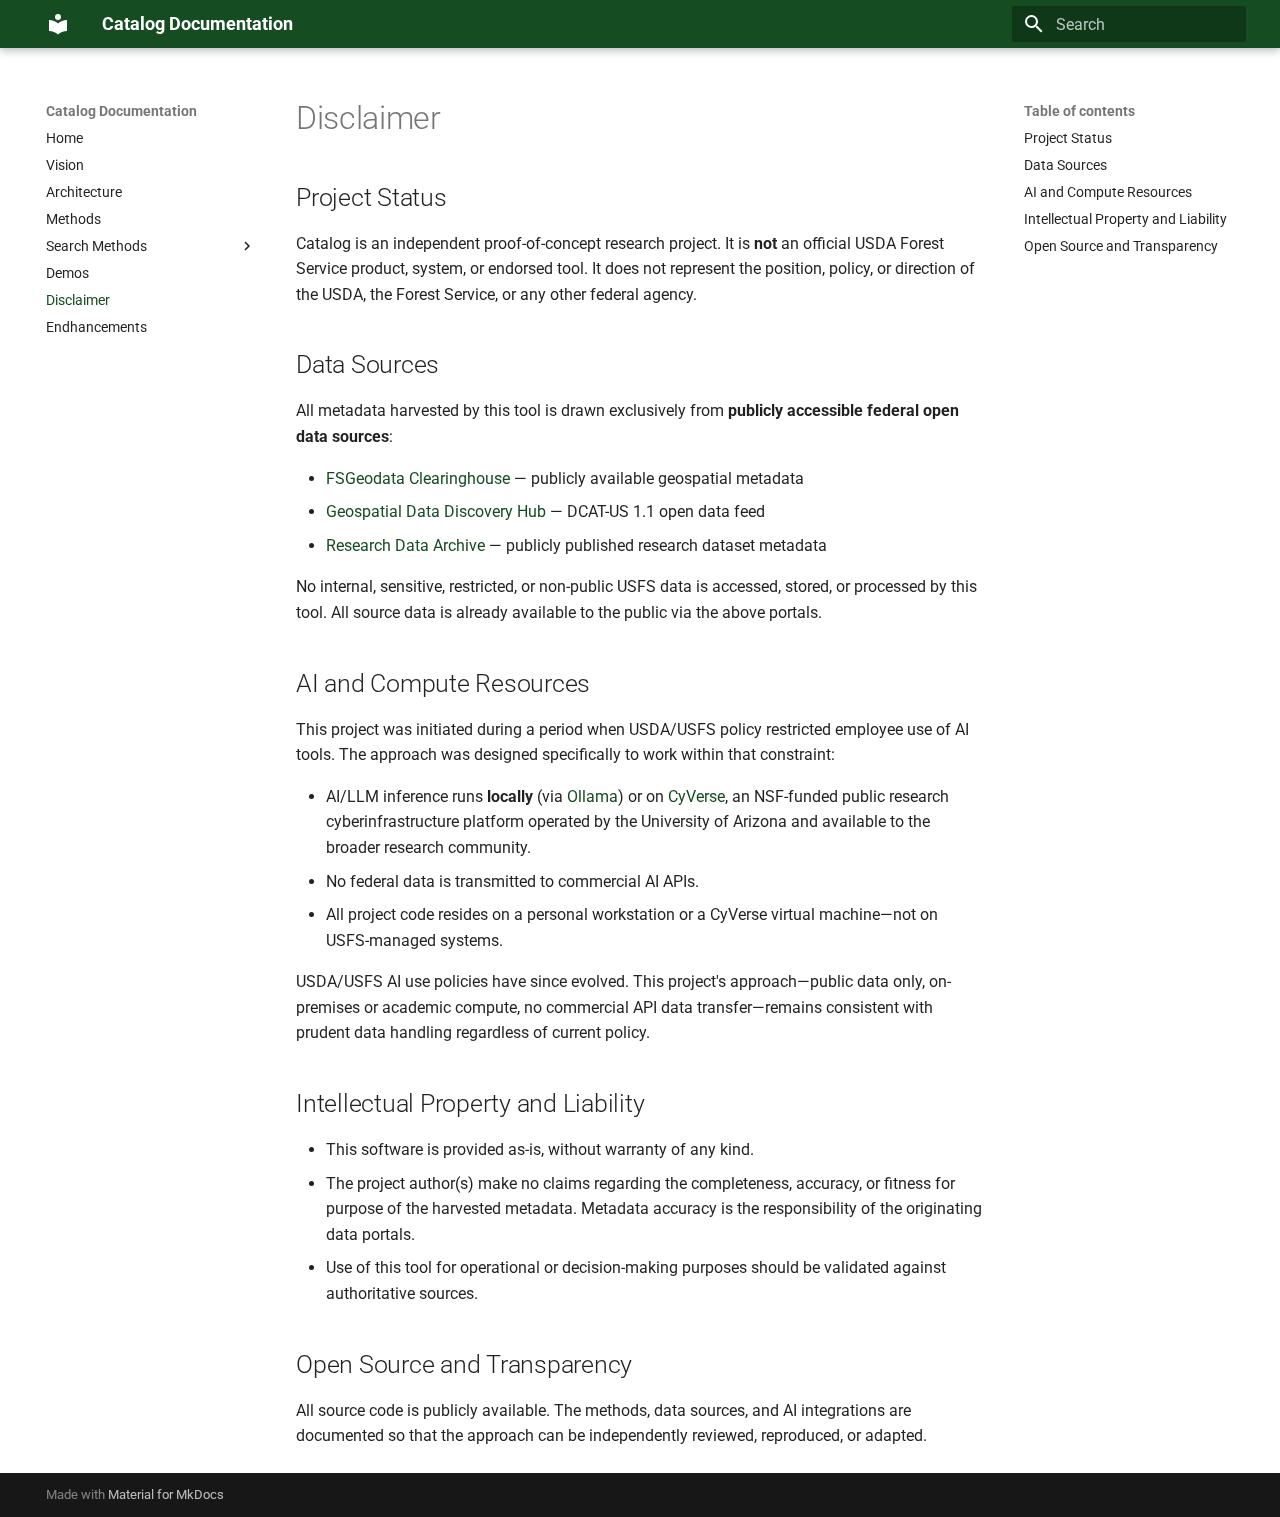
<file: disclaimer/index.html>
<!doctype html>
<html lang="en" class="no-js">
  <head>
    
      <meta charset="utf-8">
      <meta name="viewport" content="width=device-width,initial-scale=1">
      
      
      
      
        <link rel="prev" href="../demos/">
      
      
        <link rel="next" href="../enhancements/">
      
      
        
      
      
      <link rel="icon" href="../assets/images/favicon.png">
      <meta name="generator" content="mkdocs-1.6.1, mkdocs-material-9.7.1">
    
    
      
        <title>Disclaimer - Catalog Documentation</title>
      
    
    
      <link rel="stylesheet" href="../assets/stylesheets/main.484c7ddc.min.css">
      
        
        <link rel="stylesheet" href="../assets/stylesheets/palette.ab4e12ef.min.css">
      
      


    
    
      
    
    
      
        
        
        <link rel="preconnect" href="https://fonts.gstatic.com" crossorigin>
        <link rel="stylesheet" href="https://fonts.googleapis.com/css?family=Roboto:300,300i,400,400i,700,700i%7CRoboto+Mono:400,400i,700,700i&display=fallback">
        <style>:root{--md-text-font:"Roboto";--md-code-font:"Roboto Mono"}</style>
      
    
    
      <link rel="stylesheet" href="../stylesheets/extra.css">
    
      <link rel="stylesheet" href="../css/terminal-player.css">
    
      <link rel="stylesheet" href="../css/asciinema-player.css">
    
    <script>__md_scope=new URL("..",location),__md_hash=e=>[...e].reduce(((e,_)=>(e<<5)-e+_.charCodeAt(0)),0),__md_get=(e,_=localStorage,t=__md_scope)=>JSON.parse(_.getItem(t.pathname+"."+e)),__md_set=(e,_,t=localStorage,a=__md_scope)=>{try{t.setItem(a.pathname+"."+e,JSON.stringify(_))}catch(e){}}</script>
    
      

    
    
  </head>
  
  
    
    
    
    
    
    <body dir="ltr" data-md-color-scheme="default" data-md-color-primary="custom" data-md-color-accent="indigo">
  
    
    <input class="md-toggle" data-md-toggle="drawer" type="checkbox" id="__drawer" autocomplete="off">
    <input class="md-toggle" data-md-toggle="search" type="checkbox" id="__search" autocomplete="off">
    <label class="md-overlay" for="__drawer"></label>
    <div data-md-component="skip">
      
        
        <a href="#disclaimer" class="md-skip">
          Skip to content
        </a>
      
    </div>
    <div data-md-component="announce">
      
    </div>
    
    
      

  

<header class="md-header md-header--shadow" data-md-component="header">
  <nav class="md-header__inner md-grid" aria-label="Header">
    <a href=".." title="Catalog Documentation" class="md-header__button md-logo" aria-label="Catalog Documentation" data-md-component="logo">
      
  
  <svg xmlns="http://www.w3.org/2000/svg" viewBox="0 0 24 24"><path d="M12 8a3 3 0 0 0 3-3 3 3 0 0 0-3-3 3 3 0 0 0-3 3 3 3 0 0 0 3 3m0 3.54C9.64 9.35 6.5 8 3 8v11c3.5 0 6.64 1.35 9 3.54 2.36-2.19 5.5-3.54 9-3.54V8c-3.5 0-6.64 1.35-9 3.54"/></svg>

    </a>
    <label class="md-header__button md-icon" for="__drawer">
      
      <svg xmlns="http://www.w3.org/2000/svg" viewBox="0 0 24 24"><path d="M3 6h18v2H3zm0 5h18v2H3zm0 5h18v2H3z"/></svg>
    </label>
    <div class="md-header__title" data-md-component="header-title">
      <div class="md-header__ellipsis">
        <div class="md-header__topic">
          <span class="md-ellipsis">
            Catalog Documentation
          </span>
        </div>
        <div class="md-header__topic" data-md-component="header-topic">
          <span class="md-ellipsis">
            
              Disclaimer
            
          </span>
        </div>
      </div>
    </div>
    
      
    
    
    
    
      
      
        <label class="md-header__button md-icon" for="__search">
          
          <svg xmlns="http://www.w3.org/2000/svg" viewBox="0 0 24 24"><path d="M9.5 3A6.5 6.5 0 0 1 16 9.5c0 1.61-.59 3.09-1.56 4.23l.27.27h.79l5 5-1.5 1.5-5-5v-.79l-.27-.27A6.52 6.52 0 0 1 9.5 16 6.5 6.5 0 0 1 3 9.5 6.5 6.5 0 0 1 9.5 3m0 2C7 5 5 7 5 9.5S7 14 9.5 14 14 12 14 9.5 12 5 9.5 5"/></svg>
        </label>
        <div class="md-search" data-md-component="search" role="dialog">
  <label class="md-search__overlay" for="__search"></label>
  <div class="md-search__inner" role="search">
    <form class="md-search__form" name="search">
      <input type="text" class="md-search__input" name="query" aria-label="Search" placeholder="Search" autocapitalize="off" autocorrect="off" autocomplete="off" spellcheck="false" data-md-component="search-query" required>
      <label class="md-search__icon md-icon" for="__search">
        
        <svg xmlns="http://www.w3.org/2000/svg" viewBox="0 0 24 24"><path d="M9.5 3A6.5 6.5 0 0 1 16 9.5c0 1.61-.59 3.09-1.56 4.23l.27.27h.79l5 5-1.5 1.5-5-5v-.79l-.27-.27A6.52 6.52 0 0 1 9.5 16 6.5 6.5 0 0 1 3 9.5 6.5 6.5 0 0 1 9.5 3m0 2C7 5 5 7 5 9.5S7 14 9.5 14 14 12 14 9.5 12 5 9.5 5"/></svg>
        
        <svg xmlns="http://www.w3.org/2000/svg" viewBox="0 0 24 24"><path d="M20 11v2H8l5.5 5.5-1.42 1.42L4.16 12l7.92-7.92L13.5 5.5 8 11z"/></svg>
      </label>
      <nav class="md-search__options" aria-label="Search">
        
        <button type="reset" class="md-search__icon md-icon" title="Clear" aria-label="Clear" tabindex="-1">
          
          <svg xmlns="http://www.w3.org/2000/svg" viewBox="0 0 24 24"><path d="M19 6.41 17.59 5 12 10.59 6.41 5 5 6.41 10.59 12 5 17.59 6.41 19 12 13.41 17.59 19 19 17.59 13.41 12z"/></svg>
        </button>
      </nav>
      
    </form>
    <div class="md-search__output">
      <div class="md-search__scrollwrap" tabindex="0" data-md-scrollfix>
        <div class="md-search-result" data-md-component="search-result">
          <div class="md-search-result__meta">
            Initializing search
          </div>
          <ol class="md-search-result__list" role="presentation"></ol>
        </div>
      </div>
    </div>
  </div>
</div>
      
    
    
  </nav>
  
</header>
    
    <div class="md-container" data-md-component="container">
      
      
        
          
        
      
      <main class="md-main" data-md-component="main">
        <div class="md-main__inner md-grid">
          
            
              
              <div class="md-sidebar md-sidebar--primary" data-md-component="sidebar" data-md-type="navigation" >
                <div class="md-sidebar__scrollwrap">
                  <div class="md-sidebar__inner">
                    



<nav class="md-nav md-nav--primary" aria-label="Navigation" data-md-level="0">
  <label class="md-nav__title" for="__drawer">
    <a href=".." title="Catalog Documentation" class="md-nav__button md-logo" aria-label="Catalog Documentation" data-md-component="logo">
      
  
  <svg xmlns="http://www.w3.org/2000/svg" viewBox="0 0 24 24"><path d="M12 8a3 3 0 0 0 3-3 3 3 0 0 0-3-3 3 3 0 0 0-3 3 3 3 0 0 0 3 3m0 3.54C9.64 9.35 6.5 8 3 8v11c3.5 0 6.64 1.35 9 3.54 2.36-2.19 5.5-3.54 9-3.54V8c-3.5 0-6.64 1.35-9 3.54"/></svg>

    </a>
    Catalog Documentation
  </label>
  
  <ul class="md-nav__list" data-md-scrollfix>
    
      
      
  
  
  
  
    <li class="md-nav__item">
      <a href=".." class="md-nav__link">
        
  
  
  <span class="md-ellipsis">
    
  
    Home
  

    
  </span>
  
  

      </a>
    </li>
  

    
      
      
  
  
  
  
    <li class="md-nav__item">
      <a href="../vision/" class="md-nav__link">
        
  
  
  <span class="md-ellipsis">
    
  
    Vision
  

    
  </span>
  
  

      </a>
    </li>
  

    
      
      
  
  
  
  
    <li class="md-nav__item">
      <a href="../architecture/" class="md-nav__link">
        
  
  
  <span class="md-ellipsis">
    
  
    Architecture
  

    
  </span>
  
  

      </a>
    </li>
  

    
      
      
  
  
  
  
    <li class="md-nav__item">
      <a href="../methods/" class="md-nav__link">
        
  
  
  <span class="md-ellipsis">
    
  
    Methods
  

    
  </span>
  
  

      </a>
    </li>
  

    
      
      
  
  
  
  
    
    
    
    
    
    <li class="md-nav__item md-nav__item--nested">
      
        
        
        <input class="md-nav__toggle md-toggle " type="checkbox" id="__nav_5" >
        
          
          <label class="md-nav__link" for="__nav_5" id="__nav_5_label" tabindex="0">
            
  
  
  <span class="md-ellipsis">
    
  
    Search Methods
  

    
  </span>
  
  

            <span class="md-nav__icon md-icon"></span>
          </label>
        
        <nav class="md-nav" data-md-level="1" aria-labelledby="__nav_5_label" aria-expanded="false">
          <label class="md-nav__title" for="__nav_5">
            <span class="md-nav__icon md-icon"></span>
            
  
    Search Methods
  

          </label>
          <ul class="md-nav__list" data-md-scrollfix>
            
              
                
  
  
  
  
    <li class="md-nav__item">
      <a href="../search_methods/simple/" class="md-nav__link">
        
  
  
  <span class="md-ellipsis">
    
  
    Simple
  

    
  </span>
  
  

      </a>
    </li>
  

              
            
              
                
  
  
  
  
    <li class="md-nav__item">
      <a href="../search_methods/hybrid_search/" class="md-nav__link">
        
  
  
  <span class="md-ellipsis">
    
  
    Hybrid Search
  

    
  </span>
  
  

      </a>
    </li>
  

              
            
              
                
  
  
  
  
    <li class="md-nav__item">
      <a href="../search_methods/bot/" class="md-nav__link">
        
  
  
  <span class="md-ellipsis">
    
  
    Bot
  

    
  </span>
  
  

      </a>
    </li>
  

              
            
          </ul>
        </nav>
      
    </li>
  

    
      
      
  
  
  
  
    <li class="md-nav__item">
      <a href="../demos/" class="md-nav__link">
        
  
  
  <span class="md-ellipsis">
    
  
    Demos
  

    
  </span>
  
  

      </a>
    </li>
  

    
      
      
  
  
    
  
  
  
    <li class="md-nav__item md-nav__item--active">
      
      <input class="md-nav__toggle md-toggle" type="checkbox" id="__toc">
      
      
        
      
      
        <label class="md-nav__link md-nav__link--active" for="__toc">
          
  
  
  <span class="md-ellipsis">
    
  
    Disclaimer
  

    
  </span>
  
  

          <span class="md-nav__icon md-icon"></span>
        </label>
      
      <a href="./" class="md-nav__link md-nav__link--active">
        
  
  
  <span class="md-ellipsis">
    
  
    Disclaimer
  

    
  </span>
  
  

      </a>
      
        

<nav class="md-nav md-nav--secondary" aria-label="Table of contents">
  
  
  
    
  
  
    <label class="md-nav__title" for="__toc">
      <span class="md-nav__icon md-icon"></span>
      Table of contents
    </label>
    <ul class="md-nav__list" data-md-component="toc" data-md-scrollfix>
      
        <li class="md-nav__item">
  <a href="#project-status" class="md-nav__link">
    <span class="md-ellipsis">
      
        Project Status
      
    </span>
  </a>
  
</li>
      
        <li class="md-nav__item">
  <a href="#data-sources" class="md-nav__link">
    <span class="md-ellipsis">
      
        Data Sources
      
    </span>
  </a>
  
</li>
      
        <li class="md-nav__item">
  <a href="#ai-and-compute-resources" class="md-nav__link">
    <span class="md-ellipsis">
      
        AI and Compute Resources
      
    </span>
  </a>
  
</li>
      
        <li class="md-nav__item">
  <a href="#intellectual-property-and-liability" class="md-nav__link">
    <span class="md-ellipsis">
      
        Intellectual Property and Liability
      
    </span>
  </a>
  
</li>
      
        <li class="md-nav__item">
  <a href="#open-source-and-transparency" class="md-nav__link">
    <span class="md-ellipsis">
      
        Open Source and Transparency
      
    </span>
  </a>
  
</li>
      
    </ul>
  
</nav>
      
    </li>
  

    
      
      
  
  
  
  
    <li class="md-nav__item">
      <a href="../enhancements/" class="md-nav__link">
        
  
  
  <span class="md-ellipsis">
    
  
    Endhancements
  

    
  </span>
  
  

      </a>
    </li>
  

    
  </ul>
</nav>
                  </div>
                </div>
              </div>
            
            
              
              <div class="md-sidebar md-sidebar--secondary" data-md-component="sidebar" data-md-type="toc" >
                <div class="md-sidebar__scrollwrap">
                  <div class="md-sidebar__inner">
                    

<nav class="md-nav md-nav--secondary" aria-label="Table of contents">
  
  
  
    
  
  
    <label class="md-nav__title" for="__toc">
      <span class="md-nav__icon md-icon"></span>
      Table of contents
    </label>
    <ul class="md-nav__list" data-md-component="toc" data-md-scrollfix>
      
        <li class="md-nav__item">
  <a href="#project-status" class="md-nav__link">
    <span class="md-ellipsis">
      
        Project Status
      
    </span>
  </a>
  
</li>
      
        <li class="md-nav__item">
  <a href="#data-sources" class="md-nav__link">
    <span class="md-ellipsis">
      
        Data Sources
      
    </span>
  </a>
  
</li>
      
        <li class="md-nav__item">
  <a href="#ai-and-compute-resources" class="md-nav__link">
    <span class="md-ellipsis">
      
        AI and Compute Resources
      
    </span>
  </a>
  
</li>
      
        <li class="md-nav__item">
  <a href="#intellectual-property-and-liability" class="md-nav__link">
    <span class="md-ellipsis">
      
        Intellectual Property and Liability
      
    </span>
  </a>
  
</li>
      
        <li class="md-nav__item">
  <a href="#open-source-and-transparency" class="md-nav__link">
    <span class="md-ellipsis">
      
        Open Source and Transparency
      
    </span>
  </a>
  
</li>
      
    </ul>
  
</nav>
                  </div>
                </div>
              </div>
            
          
          
            <div class="md-content" data-md-component="content">
              
              <article class="md-content__inner md-typeset">
                
                  



<h1 id="disclaimer">Disclaimer</h1>
<h2 id="project-status">Project Status</h2>
<p>Catalog is an independent proof-of-concept research project. It is <strong>not</strong> an official USDA Forest Service product, system, or endorsed tool. It does not represent the position, policy, or direction of the USDA, the Forest Service, or any other federal agency.</p>
<h2 id="data-sources">Data Sources</h2>
<p>All metadata harvested by this tool is drawn exclusively from <strong>publicly accessible federal open data sources</strong>:</p>
<ul>
<li><a href="https://data.fs.usda.gov">FSGeodata Clearinghouse</a> — publicly available geospatial metadata</li>
<li><a href="https://usfs.maps.arcgis.com">Geospatial Data Discovery Hub</a> — DCAT-US 1.1 open data feed</li>
<li><a href="https://www.fs.usda.gov/rds/archive">Research Data Archive</a> — publicly published research dataset metadata</li>
</ul>
<p>No internal, sensitive, restricted, or non-public USFS data is accessed, stored, or processed by this tool. All source data is already available to the public via the above portals.</p>
<h2 id="ai-and-compute-resources">AI and Compute Resources</h2>
<p>This project was initiated during a period when USDA/USFS policy restricted employee use of AI tools. The approach was designed specifically to work within that constraint:</p>
<ul>
<li>AI/LLM inference runs <strong>locally</strong> (via <a href="https://ollama.com">Ollama</a>) or on <a href="https://cyverse.org">CyVerse</a>, an NSF-funded public research cyberinfrastructure platform operated by the University of Arizona and available to the broader research community.</li>
<li>No federal data is transmitted to commercial AI APIs.</li>
<li>All project code resides on a personal workstation or a CyVerse virtual machine—not on USFS-managed systems.</li>
</ul>
<p>USDA/USFS AI use policies have since evolved. This project's approach—public data only, on-premises or academic compute, no commercial API data transfer—remains consistent with prudent data handling regardless of current policy.</p>
<h2 id="intellectual-property-and-liability">Intellectual Property and Liability</h2>
<ul>
<li>This software is provided as-is, without warranty of any kind.</li>
<li>The project author(s) make no claims regarding the completeness, accuracy, or fitness for purpose of the harvested metadata. Metadata accuracy is the responsibility of the originating data portals.</li>
<li>Use of this tool for operational or decision-making purposes should be validated against authoritative sources.</li>
</ul>
<h2 id="open-source-and-transparency">Open Source and Transparency</h2>
<p>All source code is publicly available. The methods, data sources, and AI integrations are documented so that the approach can be independently reviewed, reproduced, or adapted.</p>












                
              </article>
            </div>
          
          
<script>var target=document.getElementById(location.hash.slice(1));target&&target.name&&(target.checked=target.name.startsWith("__tabbed_"))</script>
        </div>
        
      </main>
      
        <footer class="md-footer">
  
  <div class="md-footer-meta md-typeset">
    <div class="md-footer-meta__inner md-grid">
      <div class="md-copyright">
  
  
    Made with
    <a href="https://squidfunk.github.io/mkdocs-material/" target="_blank" rel="noopener">
      Material for MkDocs
    </a>
  
</div>
      
    </div>
  </div>
</footer>
      
    </div>
    <div class="md-dialog" data-md-component="dialog">
      <div class="md-dialog__inner md-typeset"></div>
    </div>
    
    
    
      
      
      <script id="__config" type="application/json">{"annotate": null, "base": "..", "features": [], "search": "../assets/javascripts/workers/search.2c215733.min.js", "tags": null, "translations": {"clipboard.copied": "Copied to clipboard", "clipboard.copy": "Copy to clipboard", "search.result.more.one": "1 more on this page", "search.result.more.other": "# more on this page", "search.result.none": "No matching documents", "search.result.one": "1 matching document", "search.result.other": "# matching documents", "search.result.placeholder": "Type to start searching", "search.result.term.missing": "Missing", "select.version": "Select version"}, "version": null}</script>
    
    
      <script src="../assets/javascripts/bundle.79ae519e.min.js"></script>
      
        <script src="../js/asciinema-player.min.js"></script>
      
    
  </body>
</html>
</file>
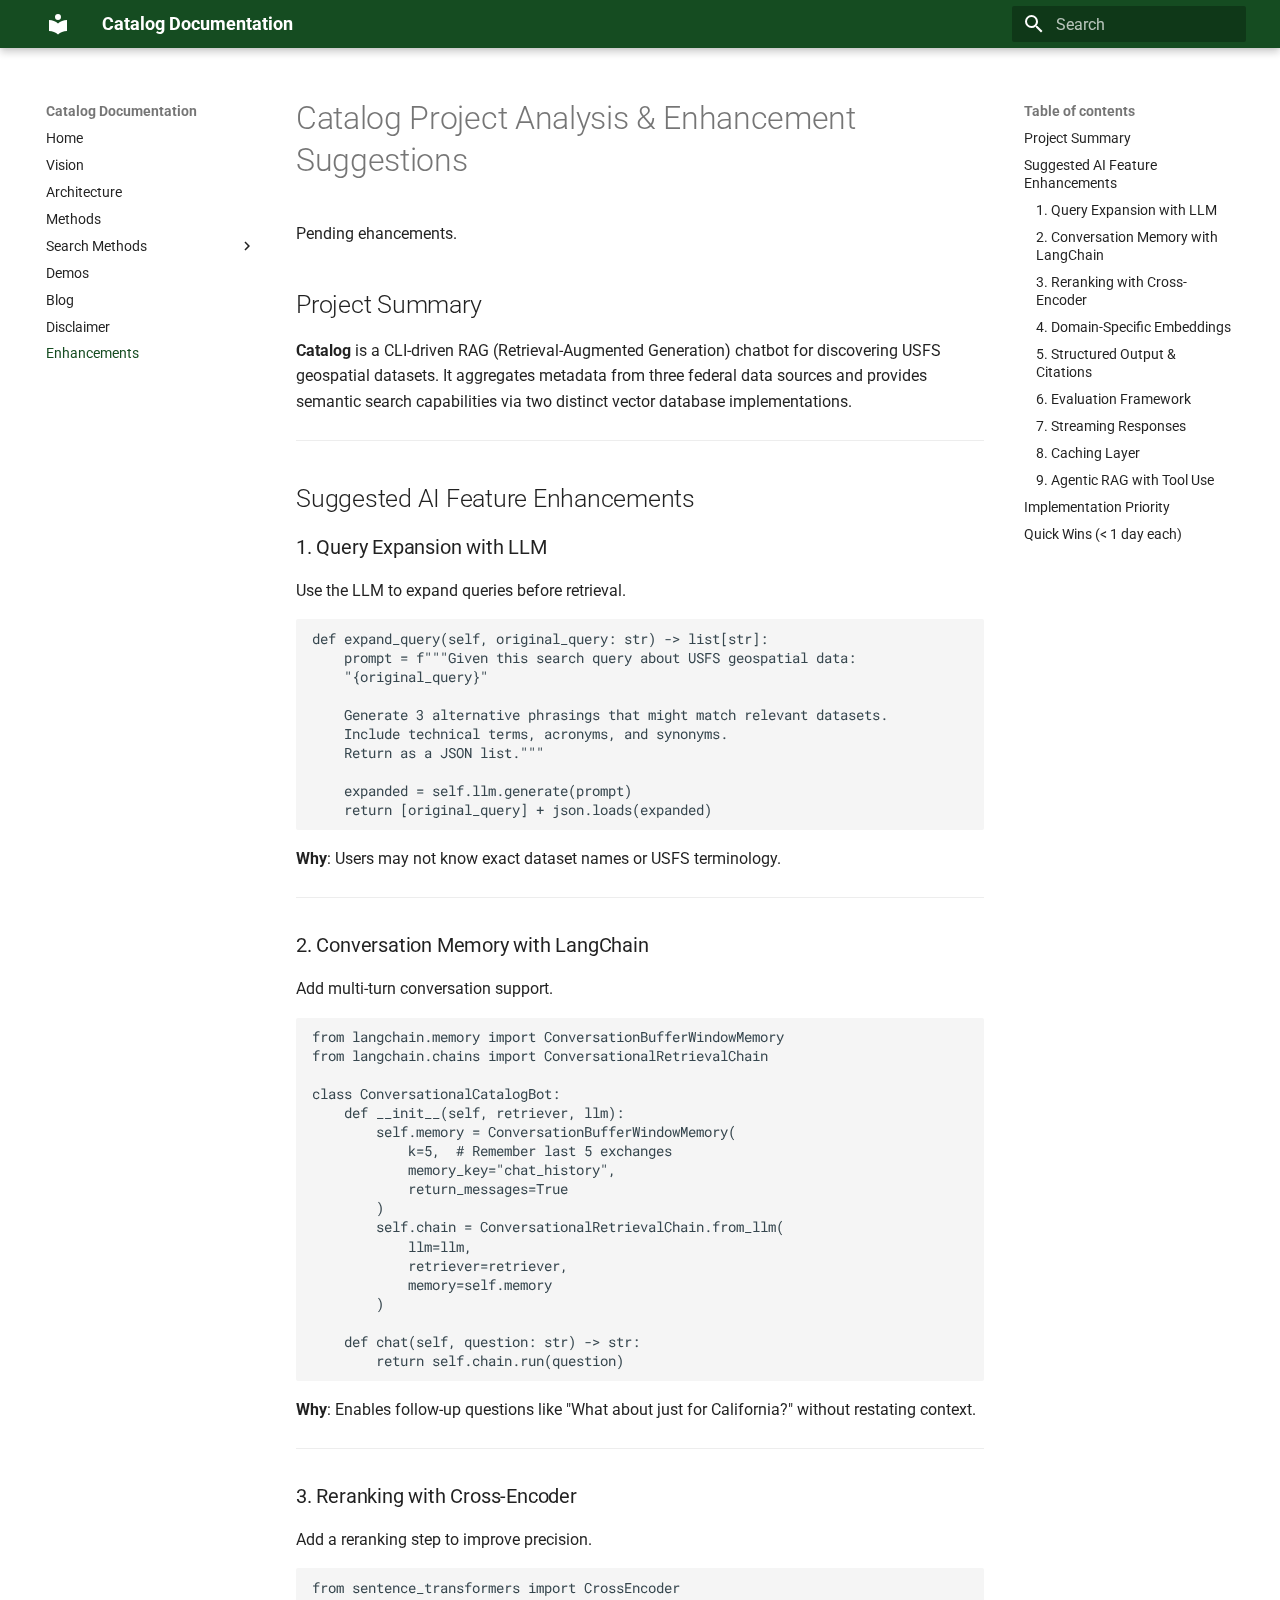
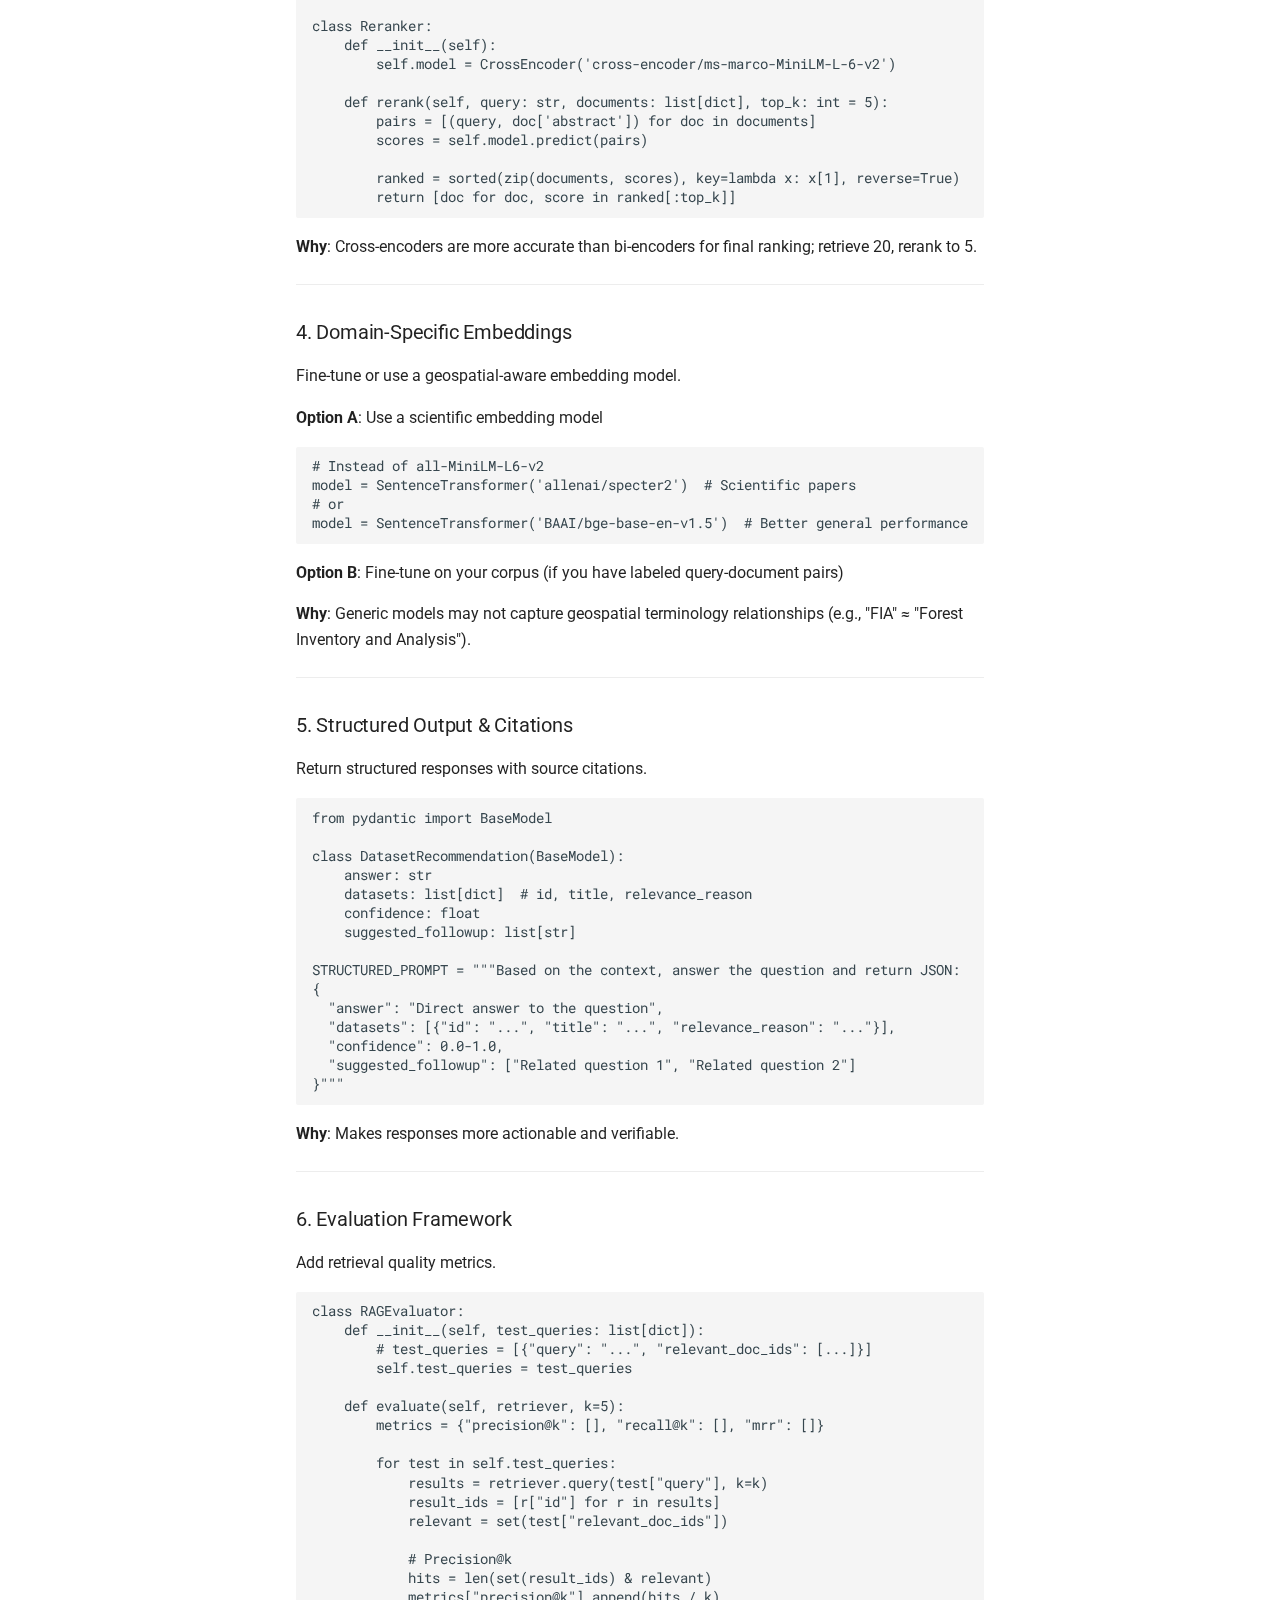
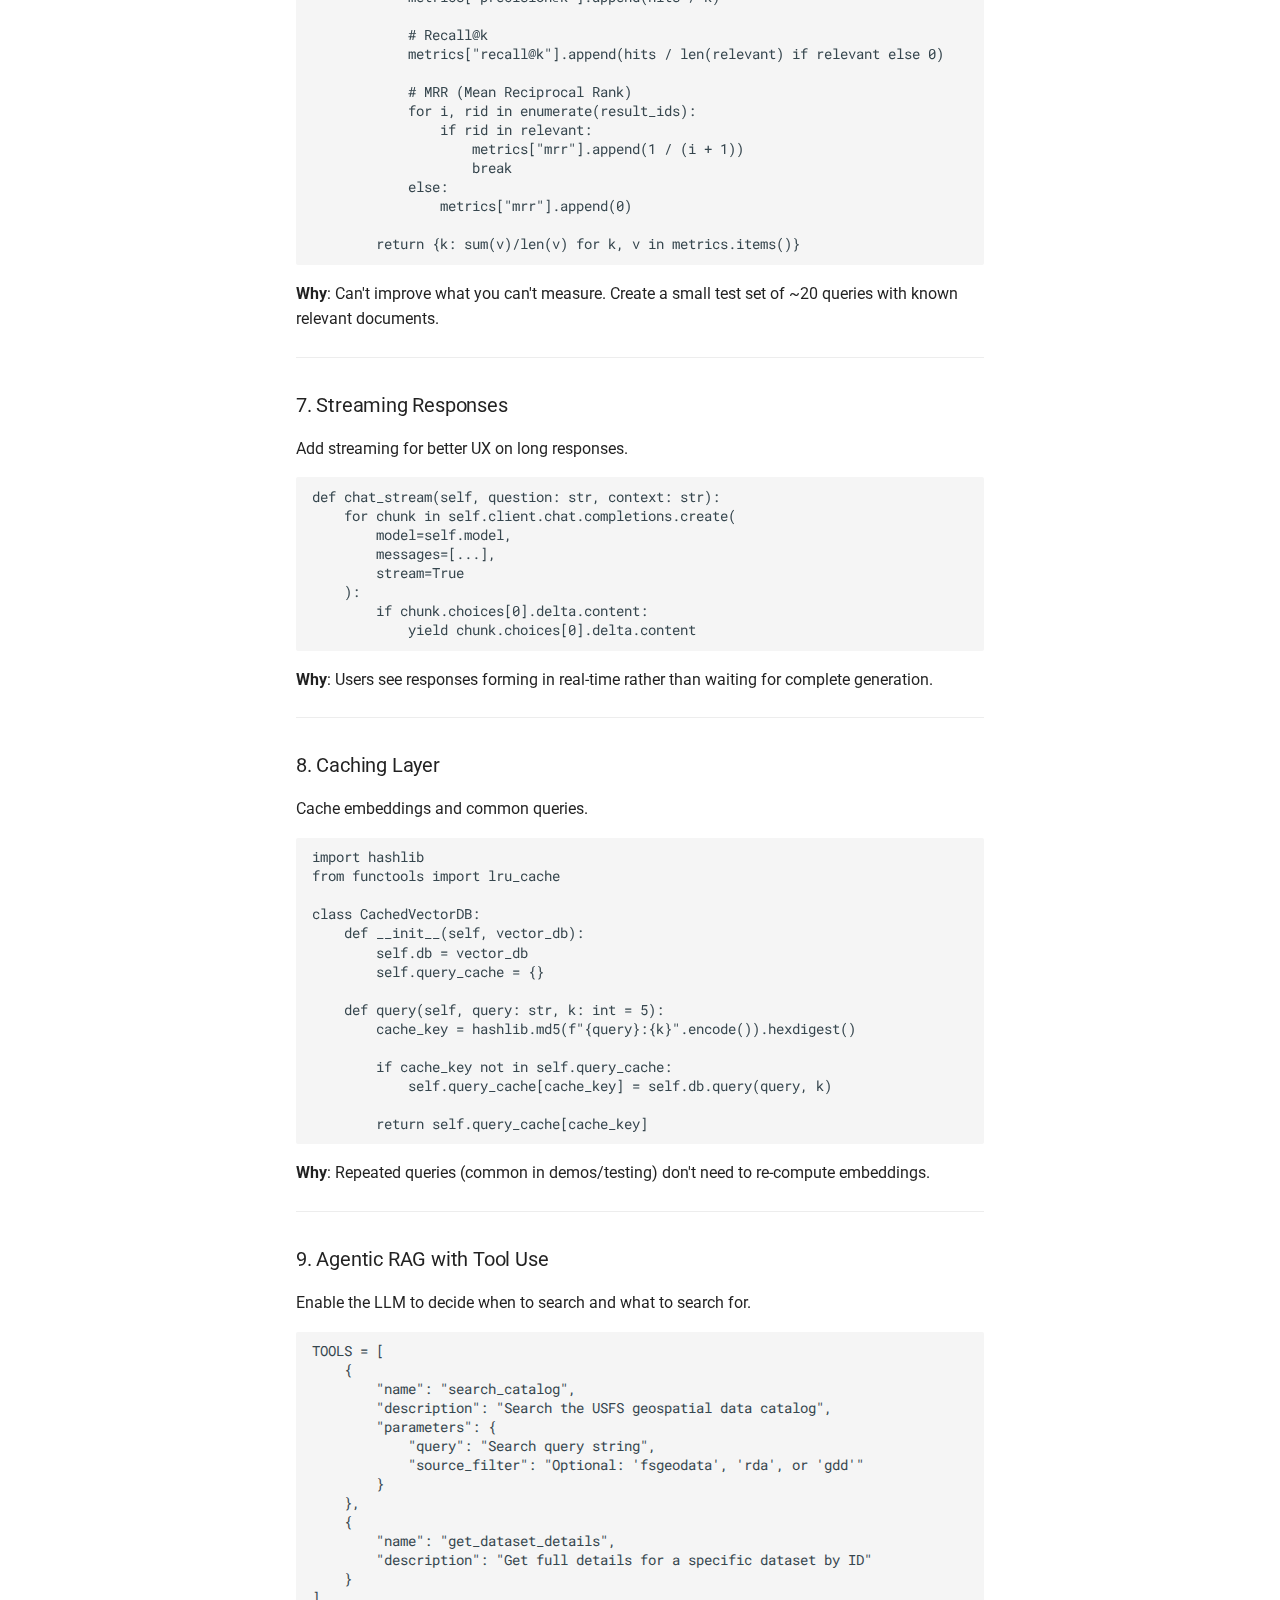
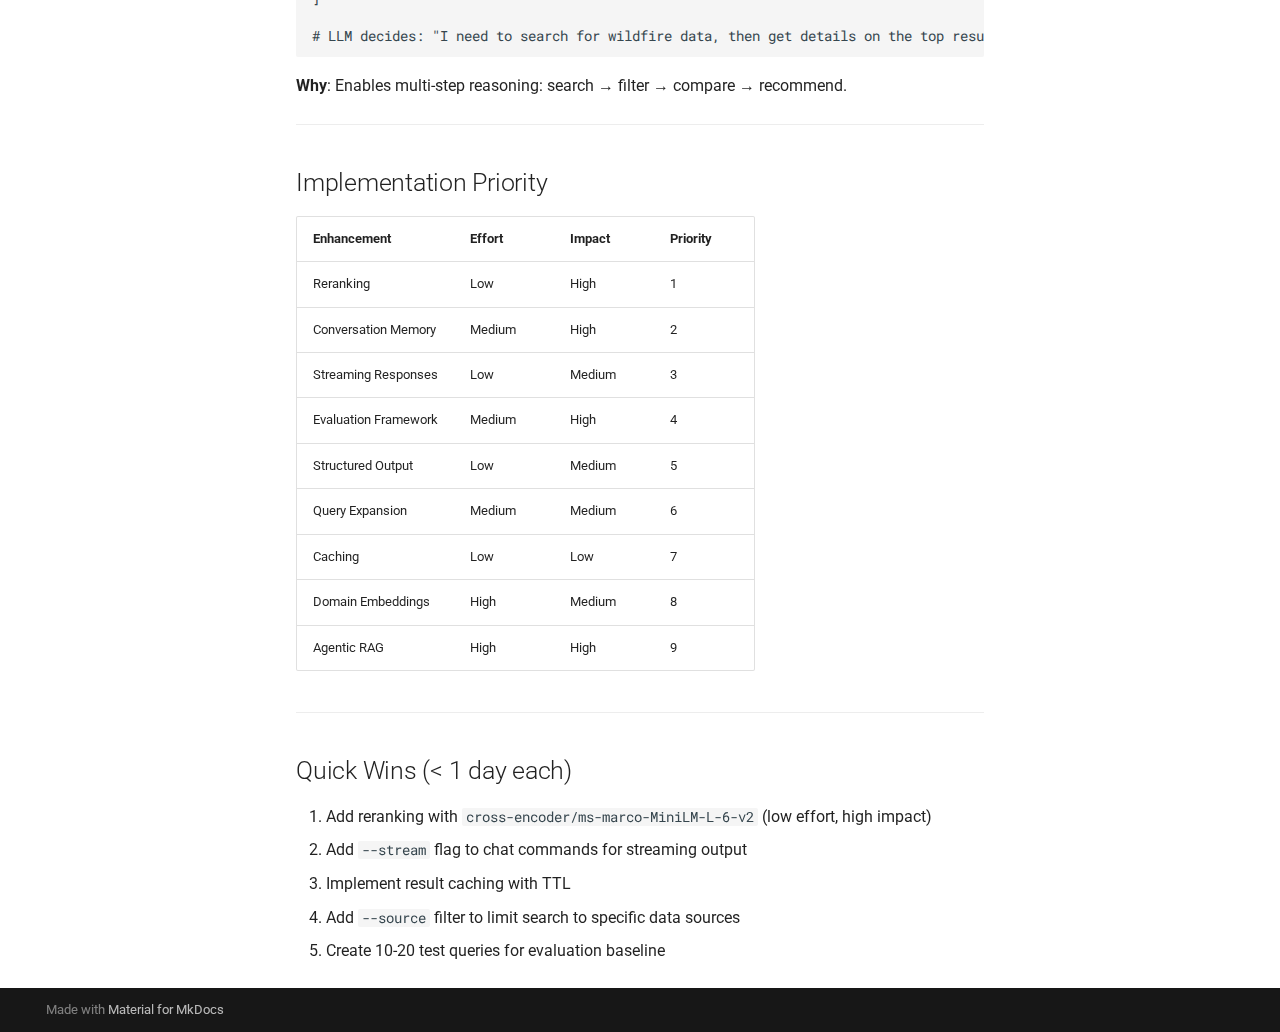
<file: enhancements/index.html>
<!doctype html>
<html lang="en" class="no-js">
  <head>
    
      <meta charset="utf-8">
      <meta name="viewport" content="width=device-width,initial-scale=1">
      
      
      
      
        <link rel="prev" href="../disclaimer/">
      
      
      
        
      
      
      <link rel="icon" href="../assets/images/favicon.png">
      <meta name="generator" content="mkdocs-1.6.1, mkdocs-material-9.7.1">
    
    
      
        <title>Enhancements - Catalog Documentation</title>
      
    
    
      <link rel="stylesheet" href="../assets/stylesheets/main.484c7ddc.min.css">
      
        
        <link rel="stylesheet" href="../assets/stylesheets/palette.ab4e12ef.min.css">
      
      


    
    
      
    
    
      
        
        
        <link rel="preconnect" href="https://fonts.gstatic.com" crossorigin>
        <link rel="stylesheet" href="https://fonts.googleapis.com/css?family=Roboto:300,300i,400,400i,700,700i%7CRoboto+Mono:400,400i,700,700i&display=fallback">
        <style>:root{--md-text-font:"Roboto";--md-code-font:"Roboto Mono"}</style>
      
    
    
      <link rel="stylesheet" href="../stylesheets/extra.css">
    
      <link rel="stylesheet" href="../css/terminal-player.css">
    
      <link rel="stylesheet" href="../css/asciinema-player.css">
    
    <script>__md_scope=new URL("..",location),__md_hash=e=>[...e].reduce(((e,_)=>(e<<5)-e+_.charCodeAt(0)),0),__md_get=(e,_=localStorage,t=__md_scope)=>JSON.parse(_.getItem(t.pathname+"."+e)),__md_set=(e,_,t=localStorage,a=__md_scope)=>{try{t.setItem(a.pathname+"."+e,JSON.stringify(_))}catch(e){}}</script>
    
      

    
    
  </head>
  
  
    
    
    
    
    
    <body dir="ltr" data-md-color-scheme="default" data-md-color-primary="custom" data-md-color-accent="indigo">
  
    
    <input class="md-toggle" data-md-toggle="drawer" type="checkbox" id="__drawer" autocomplete="off">
    <input class="md-toggle" data-md-toggle="search" type="checkbox" id="__search" autocomplete="off">
    <label class="md-overlay" for="__drawer"></label>
    <div data-md-component="skip">
      
        
        <a href="#catalog-project-analysis-enhancement-suggestions" class="md-skip">
          Skip to content
        </a>
      
    </div>
    <div data-md-component="announce">
      
    </div>
    
    
      

  

<header class="md-header md-header--shadow" data-md-component="header">
  <nav class="md-header__inner md-grid" aria-label="Header">
    <a href=".." title="Catalog Documentation" class="md-header__button md-logo" aria-label="Catalog Documentation" data-md-component="logo">
      
  
  <svg xmlns="http://www.w3.org/2000/svg" viewBox="0 0 24 24"><path d="M12 8a3 3 0 0 0 3-3 3 3 0 0 0-3-3 3 3 0 0 0-3 3 3 3 0 0 0 3 3m0 3.54C9.64 9.35 6.5 8 3 8v11c3.5 0 6.64 1.35 9 3.54 2.36-2.19 5.5-3.54 9-3.54V8c-3.5 0-6.64 1.35-9 3.54"/></svg>

    </a>
    <label class="md-header__button md-icon" for="__drawer">
      
      <svg xmlns="http://www.w3.org/2000/svg" viewBox="0 0 24 24"><path d="M3 6h18v2H3zm0 5h18v2H3zm0 5h18v2H3z"/></svg>
    </label>
    <div class="md-header__title" data-md-component="header-title">
      <div class="md-header__ellipsis">
        <div class="md-header__topic">
          <span class="md-ellipsis">
            Catalog Documentation
          </span>
        </div>
        <div class="md-header__topic" data-md-component="header-topic">
          <span class="md-ellipsis">
            
              Enhancements
            
          </span>
        </div>
      </div>
    </div>
    
      
    
    
    
    
      
      
        <label class="md-header__button md-icon" for="__search">
          
          <svg xmlns="http://www.w3.org/2000/svg" viewBox="0 0 24 24"><path d="M9.5 3A6.5 6.5 0 0 1 16 9.5c0 1.61-.59 3.09-1.56 4.23l.27.27h.79l5 5-1.5 1.5-5-5v-.79l-.27-.27A6.52 6.52 0 0 1 9.5 16 6.5 6.5 0 0 1 3 9.5 6.5 6.5 0 0 1 9.5 3m0 2C7 5 5 7 5 9.5S7 14 9.5 14 14 12 14 9.5 12 5 9.5 5"/></svg>
        </label>
        <div class="md-search" data-md-component="search" role="dialog">
  <label class="md-search__overlay" for="__search"></label>
  <div class="md-search__inner" role="search">
    <form class="md-search__form" name="search">
      <input type="text" class="md-search__input" name="query" aria-label="Search" placeholder="Search" autocapitalize="off" autocorrect="off" autocomplete="off" spellcheck="false" data-md-component="search-query" required>
      <label class="md-search__icon md-icon" for="__search">
        
        <svg xmlns="http://www.w3.org/2000/svg" viewBox="0 0 24 24"><path d="M9.5 3A6.5 6.5 0 0 1 16 9.5c0 1.61-.59 3.09-1.56 4.23l.27.27h.79l5 5-1.5 1.5-5-5v-.79l-.27-.27A6.52 6.52 0 0 1 9.5 16 6.5 6.5 0 0 1 3 9.5 6.5 6.5 0 0 1 9.5 3m0 2C7 5 5 7 5 9.5S7 14 9.5 14 14 12 14 9.5 12 5 9.5 5"/></svg>
        
        <svg xmlns="http://www.w3.org/2000/svg" viewBox="0 0 24 24"><path d="M20 11v2H8l5.5 5.5-1.42 1.42L4.16 12l7.92-7.92L13.5 5.5 8 11z"/></svg>
      </label>
      <nav class="md-search__options" aria-label="Search">
        
        <button type="reset" class="md-search__icon md-icon" title="Clear" aria-label="Clear" tabindex="-1">
          
          <svg xmlns="http://www.w3.org/2000/svg" viewBox="0 0 24 24"><path d="M19 6.41 17.59 5 12 10.59 6.41 5 5 6.41 10.59 12 5 17.59 6.41 19 12 13.41 17.59 19 19 17.59 13.41 12z"/></svg>
        </button>
      </nav>
      
    </form>
    <div class="md-search__output">
      <div class="md-search__scrollwrap" tabindex="0" data-md-scrollfix>
        <div class="md-search-result" data-md-component="search-result">
          <div class="md-search-result__meta">
            Initializing search
          </div>
          <ol class="md-search-result__list" role="presentation"></ol>
        </div>
      </div>
    </div>
  </div>
</div>
      
    
    
  </nav>
  
</header>
    
    <div class="md-container" data-md-component="container">
      
      
        
          
        
      
      <main class="md-main" data-md-component="main">
        <div class="md-main__inner md-grid">
          
            
              
              <div class="md-sidebar md-sidebar--primary" data-md-component="sidebar" data-md-type="navigation" >
                <div class="md-sidebar__scrollwrap">
                  <div class="md-sidebar__inner">
                    



<nav class="md-nav md-nav--primary" aria-label="Navigation" data-md-level="0">
  <label class="md-nav__title" for="__drawer">
    <a href=".." title="Catalog Documentation" class="md-nav__button md-logo" aria-label="Catalog Documentation" data-md-component="logo">
      
  
  <svg xmlns="http://www.w3.org/2000/svg" viewBox="0 0 24 24"><path d="M12 8a3 3 0 0 0 3-3 3 3 0 0 0-3-3 3 3 0 0 0-3 3 3 3 0 0 0 3 3m0 3.54C9.64 9.35 6.5 8 3 8v11c3.5 0 6.64 1.35 9 3.54 2.36-2.19 5.5-3.54 9-3.54V8c-3.5 0-6.64 1.35-9 3.54"/></svg>

    </a>
    Catalog Documentation
  </label>
  
  <ul class="md-nav__list" data-md-scrollfix>
    
      
      
  
  
  
  
    <li class="md-nav__item">
      <a href=".." class="md-nav__link">
        
  
  
  <span class="md-ellipsis">
    
  
    Home
  

    
  </span>
  
  

      </a>
    </li>
  

    
      
      
  
  
  
  
    <li class="md-nav__item">
      <a href="../vision/" class="md-nav__link">
        
  
  
  <span class="md-ellipsis">
    
  
    Vision
  

    
  </span>
  
  

      </a>
    </li>
  

    
      
      
  
  
  
  
    <li class="md-nav__item">
      <a href="../architecture/" class="md-nav__link">
        
  
  
  <span class="md-ellipsis">
    
  
    Architecture
  

    
  </span>
  
  

      </a>
    </li>
  

    
      
      
  
  
  
  
    <li class="md-nav__item">
      <a href="../methods/" class="md-nav__link">
        
  
  
  <span class="md-ellipsis">
    
  
    Methods
  

    
  </span>
  
  

      </a>
    </li>
  

    
      
      
  
  
  
  
    
    
    
    
    
    <li class="md-nav__item md-nav__item--nested">
      
        
        
        <input class="md-nav__toggle md-toggle " type="checkbox" id="__nav_5" >
        
          
          <label class="md-nav__link" for="__nav_5" id="__nav_5_label" tabindex="0">
            
  
  
  <span class="md-ellipsis">
    
  
    Search Methods
  

    
  </span>
  
  

            <span class="md-nav__icon md-icon"></span>
          </label>
        
        <nav class="md-nav" data-md-level="1" aria-labelledby="__nav_5_label" aria-expanded="false">
          <label class="md-nav__title" for="__nav_5">
            <span class="md-nav__icon md-icon"></span>
            
  
    Search Methods
  

          </label>
          <ul class="md-nav__list" data-md-scrollfix>
            
              
                
  
  
  
  
    <li class="md-nav__item">
      <a href="../search_methods/simple/" class="md-nav__link">
        
  
  
  <span class="md-ellipsis">
    
  
    Simple
  

    
  </span>
  
  

      </a>
    </li>
  

              
            
              
                
  
  
  
  
    <li class="md-nav__item">
      <a href="../search_methods/hybrid_search/" class="md-nav__link">
        
  
  
  <span class="md-ellipsis">
    
  
    Hybrid Search
  

    
  </span>
  
  

      </a>
    </li>
  

              
            
              
                
  
  
  
  
    <li class="md-nav__item">
      <a href="../search_methods/bot/" class="md-nav__link">
        
  
  
  <span class="md-ellipsis">
    
  
    Bot
  

    
  </span>
  
  

      </a>
    </li>
  

              
            
          </ul>
        </nav>
      
    </li>
  

    
      
      
  
  
  
  
    <li class="md-nav__item">
      <a href="../demos/" class="md-nav__link">
        
  
  
  <span class="md-ellipsis">
    
  
    Demos
  

    
  </span>
  
  

      </a>
    </li>
  

    
      
      
  
  
  
  
    <li class="md-nav__item">
      <a href="../blog/" class="md-nav__link">
        
  
  
  <span class="md-ellipsis">
    
  
    Blog
  

    
  </span>
  
  

      </a>
    </li>
  

    
      
      
  
  
  
  
    <li class="md-nav__item">
      <a href="../disclaimer/" class="md-nav__link">
        
  
  
  <span class="md-ellipsis">
    
  
    Disclaimer
  

    
  </span>
  
  

      </a>
    </li>
  

    
      
      
  
  
    
  
  
  
    <li class="md-nav__item md-nav__item--active">
      
      <input class="md-nav__toggle md-toggle" type="checkbox" id="__toc">
      
      
        
      
      
        <label class="md-nav__link md-nav__link--active" for="__toc">
          
  
  
  <span class="md-ellipsis">
    
  
    Enhancements
  

    
  </span>
  
  

          <span class="md-nav__icon md-icon"></span>
        </label>
      
      <a href="./" class="md-nav__link md-nav__link--active">
        
  
  
  <span class="md-ellipsis">
    
  
    Enhancements
  

    
  </span>
  
  

      </a>
      
        

<nav class="md-nav md-nav--secondary" aria-label="Table of contents">
  
  
  
    
  
  
    <label class="md-nav__title" for="__toc">
      <span class="md-nav__icon md-icon"></span>
      Table of contents
    </label>
    <ul class="md-nav__list" data-md-component="toc" data-md-scrollfix>
      
        <li class="md-nav__item">
  <a href="#project-summary" class="md-nav__link">
    <span class="md-ellipsis">
      
        Project Summary
      
    </span>
  </a>
  
</li>
      
        <li class="md-nav__item">
  <a href="#suggested-ai-feature-enhancements" class="md-nav__link">
    <span class="md-ellipsis">
      
        Suggested AI Feature Enhancements
      
    </span>
  </a>
  
    <nav class="md-nav" aria-label="Suggested AI Feature Enhancements">
      <ul class="md-nav__list">
        
          <li class="md-nav__item">
  <a href="#1-query-expansion-with-llm" class="md-nav__link">
    <span class="md-ellipsis">
      
        1. Query Expansion with LLM
      
    </span>
  </a>
  
</li>
        
          <li class="md-nav__item">
  <a href="#2-conversation-memory-with-langchain" class="md-nav__link">
    <span class="md-ellipsis">
      
        2. Conversation Memory with LangChain
      
    </span>
  </a>
  
</li>
        
          <li class="md-nav__item">
  <a href="#3-reranking-with-cross-encoder" class="md-nav__link">
    <span class="md-ellipsis">
      
        3. Reranking with Cross-Encoder
      
    </span>
  </a>
  
</li>
        
          <li class="md-nav__item">
  <a href="#4-domain-specific-embeddings" class="md-nav__link">
    <span class="md-ellipsis">
      
        4. Domain-Specific Embeddings
      
    </span>
  </a>
  
</li>
        
          <li class="md-nav__item">
  <a href="#5-structured-output-citations" class="md-nav__link">
    <span class="md-ellipsis">
      
        5. Structured Output &amp; Citations
      
    </span>
  </a>
  
</li>
        
          <li class="md-nav__item">
  <a href="#6-evaluation-framework" class="md-nav__link">
    <span class="md-ellipsis">
      
        6. Evaluation Framework
      
    </span>
  </a>
  
</li>
        
          <li class="md-nav__item">
  <a href="#7-streaming-responses" class="md-nav__link">
    <span class="md-ellipsis">
      
        7. Streaming Responses
      
    </span>
  </a>
  
</li>
        
          <li class="md-nav__item">
  <a href="#8-caching-layer" class="md-nav__link">
    <span class="md-ellipsis">
      
        8. Caching Layer
      
    </span>
  </a>
  
</li>
        
          <li class="md-nav__item">
  <a href="#9-agentic-rag-with-tool-use" class="md-nav__link">
    <span class="md-ellipsis">
      
        9. Agentic RAG with Tool Use
      
    </span>
  </a>
  
</li>
        
      </ul>
    </nav>
  
</li>
      
        <li class="md-nav__item">
  <a href="#implementation-priority" class="md-nav__link">
    <span class="md-ellipsis">
      
        Implementation Priority
      
    </span>
  </a>
  
</li>
      
        <li class="md-nav__item">
  <a href="#quick-wins-1-day-each" class="md-nav__link">
    <span class="md-ellipsis">
      
        Quick Wins (&lt; 1 day each)
      
    </span>
  </a>
  
</li>
      
    </ul>
  
</nav>
      
    </li>
  

    
  </ul>
</nav>
                  </div>
                </div>
              </div>
            
            
              
              <div class="md-sidebar md-sidebar--secondary" data-md-component="sidebar" data-md-type="toc" >
                <div class="md-sidebar__scrollwrap">
                  <div class="md-sidebar__inner">
                    

<nav class="md-nav md-nav--secondary" aria-label="Table of contents">
  
  
  
    
  
  
    <label class="md-nav__title" for="__toc">
      <span class="md-nav__icon md-icon"></span>
      Table of contents
    </label>
    <ul class="md-nav__list" data-md-component="toc" data-md-scrollfix>
      
        <li class="md-nav__item">
  <a href="#project-summary" class="md-nav__link">
    <span class="md-ellipsis">
      
        Project Summary
      
    </span>
  </a>
  
</li>
      
        <li class="md-nav__item">
  <a href="#suggested-ai-feature-enhancements" class="md-nav__link">
    <span class="md-ellipsis">
      
        Suggested AI Feature Enhancements
      
    </span>
  </a>
  
    <nav class="md-nav" aria-label="Suggested AI Feature Enhancements">
      <ul class="md-nav__list">
        
          <li class="md-nav__item">
  <a href="#1-query-expansion-with-llm" class="md-nav__link">
    <span class="md-ellipsis">
      
        1. Query Expansion with LLM
      
    </span>
  </a>
  
</li>
        
          <li class="md-nav__item">
  <a href="#2-conversation-memory-with-langchain" class="md-nav__link">
    <span class="md-ellipsis">
      
        2. Conversation Memory with LangChain
      
    </span>
  </a>
  
</li>
        
          <li class="md-nav__item">
  <a href="#3-reranking-with-cross-encoder" class="md-nav__link">
    <span class="md-ellipsis">
      
        3. Reranking with Cross-Encoder
      
    </span>
  </a>
  
</li>
        
          <li class="md-nav__item">
  <a href="#4-domain-specific-embeddings" class="md-nav__link">
    <span class="md-ellipsis">
      
        4. Domain-Specific Embeddings
      
    </span>
  </a>
  
</li>
        
          <li class="md-nav__item">
  <a href="#5-structured-output-citations" class="md-nav__link">
    <span class="md-ellipsis">
      
        5. Structured Output &amp; Citations
      
    </span>
  </a>
  
</li>
        
          <li class="md-nav__item">
  <a href="#6-evaluation-framework" class="md-nav__link">
    <span class="md-ellipsis">
      
        6. Evaluation Framework
      
    </span>
  </a>
  
</li>
        
          <li class="md-nav__item">
  <a href="#7-streaming-responses" class="md-nav__link">
    <span class="md-ellipsis">
      
        7. Streaming Responses
      
    </span>
  </a>
  
</li>
        
          <li class="md-nav__item">
  <a href="#8-caching-layer" class="md-nav__link">
    <span class="md-ellipsis">
      
        8. Caching Layer
      
    </span>
  </a>
  
</li>
        
          <li class="md-nav__item">
  <a href="#9-agentic-rag-with-tool-use" class="md-nav__link">
    <span class="md-ellipsis">
      
        9. Agentic RAG with Tool Use
      
    </span>
  </a>
  
</li>
        
      </ul>
    </nav>
  
</li>
      
        <li class="md-nav__item">
  <a href="#implementation-priority" class="md-nav__link">
    <span class="md-ellipsis">
      
        Implementation Priority
      
    </span>
  </a>
  
</li>
      
        <li class="md-nav__item">
  <a href="#quick-wins-1-day-each" class="md-nav__link">
    <span class="md-ellipsis">
      
        Quick Wins (&lt; 1 day each)
      
    </span>
  </a>
  
</li>
      
    </ul>
  
</nav>
                  </div>
                </div>
              </div>
            
          
          
            <div class="md-content" data-md-component="content">
              
              <article class="md-content__inner md-typeset">
                
                  



<h1 id="catalog-project-analysis-enhancement-suggestions">Catalog Project Analysis &amp; Enhancement Suggestions</h1>
<p>Pending ehancements.</p>
<h2 id="project-summary">Project Summary</h2>
<p><strong>Catalog</strong> is a CLI-driven RAG (Retrieval-Augmented Generation) chatbot for discovering USFS geospatial datasets. It aggregates metadata from three federal data sources and provides semantic search capabilities via two distinct vector database implementations.</p>
<hr />
<h2 id="suggested-ai-feature-enhancements">Suggested AI Feature Enhancements</h2>
<h3 id="1-query-expansion-with-llm">1. Query Expansion with LLM</h3>
<p>Use the LLM to expand queries before retrieval.</p>
<pre><code class="language-python">def expand_query(self, original_query: str) -&gt; list[str]:
    prompt = f&quot;&quot;&quot;Given this search query about USFS geospatial data:
    &quot;{original_query}&quot;

    Generate 3 alternative phrasings that might match relevant datasets.
    Include technical terms, acronyms, and synonyms.
    Return as a JSON list.&quot;&quot;&quot;

    expanded = self.llm.generate(prompt)
    return [original_query] + json.loads(expanded)
</code></pre>
<p><strong>Why</strong>: Users may not know exact dataset names or USFS terminology.</p>
<hr />
<h3 id="2-conversation-memory-with-langchain">2. Conversation Memory with LangChain</h3>
<p>Add multi-turn conversation support.</p>
<pre><code class="language-python">from langchain.memory import ConversationBufferWindowMemory
from langchain.chains import ConversationalRetrievalChain

class ConversationalCatalogBot:
    def __init__(self, retriever, llm):
        self.memory = ConversationBufferWindowMemory(
            k=5,  # Remember last 5 exchanges
            memory_key=&quot;chat_history&quot;,
            return_messages=True
        )
        self.chain = ConversationalRetrievalChain.from_llm(
            llm=llm,
            retriever=retriever,
            memory=self.memory
        )

    def chat(self, question: str) -&gt; str:
        return self.chain.run(question)
</code></pre>
<p><strong>Why</strong>: Enables follow-up questions like "What about just for California?" without restating context.</p>
<hr />
<h3 id="3-reranking-with-cross-encoder">3. Reranking with Cross-Encoder</h3>
<p>Add a reranking step to improve precision.</p>
<pre><code class="language-python">from sentence_transformers import CrossEncoder

class Reranker:
    def __init__(self):
        self.model = CrossEncoder('cross-encoder/ms-marco-MiniLM-L-6-v2')

    def rerank(self, query: str, documents: list[dict], top_k: int = 5):
        pairs = [(query, doc['abstract']) for doc in documents]
        scores = self.model.predict(pairs)

        ranked = sorted(zip(documents, scores), key=lambda x: x[1], reverse=True)
        return [doc for doc, score in ranked[:top_k]]
</code></pre>
<p><strong>Why</strong>: Cross-encoders are more accurate than bi-encoders for final ranking; retrieve 20, rerank to 5.</p>
<hr />
<h3 id="4-domain-specific-embeddings">4. Domain-Specific Embeddings</h3>
<p>Fine-tune or use a geospatial-aware embedding model.</p>
<p><strong>Option A</strong>: Use a scientific embedding model</p>
<pre><code class="language-python"># Instead of all-MiniLM-L6-v2
model = SentenceTransformer('allenai/specter2')  # Scientific papers
# or
model = SentenceTransformer('BAAI/bge-base-en-v1.5')  # Better general performance
</code></pre>
<p><strong>Option B</strong>: Fine-tune on your corpus (if you have labeled query-document pairs)</p>
<p><strong>Why</strong>: Generic models may not capture geospatial terminology relationships (e.g., "FIA" ≈ "Forest Inventory and Analysis").</p>
<hr />
<h3 id="5-structured-output-citations">5. Structured Output &amp; Citations</h3>
<p>Return structured responses with source citations.</p>
<pre><code class="language-python">from pydantic import BaseModel

class DatasetRecommendation(BaseModel):
    answer: str
    datasets: list[dict]  # id, title, relevance_reason
    confidence: float
    suggested_followup: list[str]

STRUCTURED_PROMPT = &quot;&quot;&quot;Based on the context, answer the question and return JSON:
{
  &quot;answer&quot;: &quot;Direct answer to the question&quot;,
  &quot;datasets&quot;: [{&quot;id&quot;: &quot;...&quot;, &quot;title&quot;: &quot;...&quot;, &quot;relevance_reason&quot;: &quot;...&quot;}],
  &quot;confidence&quot;: 0.0-1.0,
  &quot;suggested_followup&quot;: [&quot;Related question 1&quot;, &quot;Related question 2&quot;]
}&quot;&quot;&quot;
</code></pre>
<p><strong>Why</strong>: Makes responses more actionable and verifiable.</p>
<hr />
<h3 id="6-evaluation-framework">6. Evaluation Framework</h3>
<p>Add retrieval quality metrics.</p>
<pre><code class="language-python">class RAGEvaluator:
    def __init__(self, test_queries: list[dict]):
        # test_queries = [{&quot;query&quot;: &quot;...&quot;, &quot;relevant_doc_ids&quot;: [...]}]
        self.test_queries = test_queries

    def evaluate(self, retriever, k=5):
        metrics = {&quot;precision@k&quot;: [], &quot;recall@k&quot;: [], &quot;mrr&quot;: []}

        for test in self.test_queries:
            results = retriever.query(test[&quot;query&quot;], k=k)
            result_ids = [r[&quot;id&quot;] for r in results]
            relevant = set(test[&quot;relevant_doc_ids&quot;])

            # Precision@k
            hits = len(set(result_ids) &amp; relevant)
            metrics[&quot;precision@k&quot;].append(hits / k)

            # Recall@k
            metrics[&quot;recall@k&quot;].append(hits / len(relevant) if relevant else 0)

            # MRR (Mean Reciprocal Rank)
            for i, rid in enumerate(result_ids):
                if rid in relevant:
                    metrics[&quot;mrr&quot;].append(1 / (i + 1))
                    break
            else:
                metrics[&quot;mrr&quot;].append(0)

        return {k: sum(v)/len(v) for k, v in metrics.items()}
</code></pre>
<p><strong>Why</strong>: Can't improve what you can't measure. Create a small test set of ~20 queries with known relevant documents.</p>
<hr />
<h3 id="7-streaming-responses">7. Streaming Responses</h3>
<p>Add streaming for better UX on long responses.</p>
<pre><code class="language-python">def chat_stream(self, question: str, context: str):
    for chunk in self.client.chat.completions.create(
        model=self.model,
        messages=[...],
        stream=True
    ):
        if chunk.choices[0].delta.content:
            yield chunk.choices[0].delta.content
</code></pre>
<p><strong>Why</strong>: Users see responses forming in real-time rather than waiting for complete generation.</p>
<hr />
<h3 id="8-caching-layer">8. Caching Layer</h3>
<p>Cache embeddings and common queries.</p>
<pre><code class="language-python">import hashlib
from functools import lru_cache

class CachedVectorDB:
    def __init__(self, vector_db):
        self.db = vector_db
        self.query_cache = {}

    def query(self, query: str, k: int = 5):
        cache_key = hashlib.md5(f&quot;{query}:{k}&quot;.encode()).hexdigest()

        if cache_key not in self.query_cache:
            self.query_cache[cache_key] = self.db.query(query, k)

        return self.query_cache[cache_key]
</code></pre>
<p><strong>Why</strong>: Repeated queries (common in demos/testing) don't need to re-compute embeddings.</p>
<hr />
<h3 id="9-agentic-rag-with-tool-use">9. Agentic RAG with Tool Use</h3>
<p>Enable the LLM to decide when to search and what to search for.</p>
<pre><code class="language-python">TOOLS = [
    {
        &quot;name&quot;: &quot;search_catalog&quot;,
        &quot;description&quot;: &quot;Search the USFS geospatial data catalog&quot;,
        &quot;parameters&quot;: {
            &quot;query&quot;: &quot;Search query string&quot;,
            &quot;source_filter&quot;: &quot;Optional: 'fsgeodata', 'rda', or 'gdd'&quot;
        }
    },
    {
        &quot;name&quot;: &quot;get_dataset_details&quot;,
        &quot;description&quot;: &quot;Get full details for a specific dataset by ID&quot;
    }
]

# LLM decides: &quot;I need to search for wildfire data, then get details on the top result&quot;
</code></pre>
<p><strong>Why</strong>: Enables multi-step reasoning: search → filter → compare → recommend.</p>
<hr />
<h2 id="implementation-priority">Implementation Priority</h2>
<table>
<thead>
<tr>
<th>Enhancement</th>
<th>Effort</th>
<th>Impact</th>
<th>Priority</th>
</tr>
</thead>
<tbody>
<tr>
<td>Reranking</td>
<td>Low</td>
<td>High</td>
<td>1</td>
</tr>
<tr>
<td>Conversation Memory</td>
<td>Medium</td>
<td>High</td>
<td>2</td>
</tr>
<tr>
<td>Streaming Responses</td>
<td>Low</td>
<td>Medium</td>
<td>3</td>
</tr>
<tr>
<td>Evaluation Framework</td>
<td>Medium</td>
<td>High</td>
<td>4</td>
</tr>
<tr>
<td>Structured Output</td>
<td>Low</td>
<td>Medium</td>
<td>5</td>
</tr>
<tr>
<td>Query Expansion</td>
<td>Medium</td>
<td>Medium</td>
<td>6</td>
</tr>
<tr>
<td>Caching</td>
<td>Low</td>
<td>Low</td>
<td>7</td>
</tr>
<tr>
<td>Domain Embeddings</td>
<td>High</td>
<td>Medium</td>
<td>8</td>
</tr>
<tr>
<td>Agentic RAG</td>
<td>High</td>
<td>High</td>
<td>9</td>
</tr>
</tbody>
</table>
<hr />
<h2 id="quick-wins-1-day-each">Quick Wins (&lt; 1 day each)</h2>
<ol>
<li>Add reranking with <code>cross-encoder/ms-marco-MiniLM-L-6-v2</code> (low effort, high impact)</li>
<li>Add <code>--stream</code> flag to chat commands for streaming output</li>
<li>Implement result caching with TTL</li>
<li>Add <code>--source</code> filter to limit search to specific data sources</li>
<li>Create 10-20 test queries for evaluation baseline</li>
</ol>












                
              </article>
            </div>
          
          
<script>var target=document.getElementById(location.hash.slice(1));target&&target.name&&(target.checked=target.name.startsWith("__tabbed_"))</script>
        </div>
        
      </main>
      
        <footer class="md-footer">
  
  <div class="md-footer-meta md-typeset">
    <div class="md-footer-meta__inner md-grid">
      <div class="md-copyright">
  
  
    Made with
    <a href="https://squidfunk.github.io/mkdocs-material/" target="_blank" rel="noopener">
      Material for MkDocs
    </a>
  
</div>
      
    </div>
  </div>
</footer>
      
    </div>
    <div class="md-dialog" data-md-component="dialog">
      <div class="md-dialog__inner md-typeset"></div>
    </div>
    
    
    
      
      
      <script id="__config" type="application/json">{"annotate": null, "base": "..", "features": [], "search": "../assets/javascripts/workers/search.2c215733.min.js", "tags": null, "translations": {"clipboard.copied": "Copied to clipboard", "clipboard.copy": "Copy to clipboard", "search.result.more.one": "1 more on this page", "search.result.more.other": "# more on this page", "search.result.none": "No matching documents", "search.result.one": "1 matching document", "search.result.other": "# matching documents", "search.result.placeholder": "Type to start searching", "search.result.term.missing": "Missing", "select.version": "Select version"}, "version": null}</script>
    
    
      <script src="../assets/javascripts/bundle.79ae519e.min.js"></script>
      
        <script src="../js/asciinema-player.min.js"></script>
      
    
  </body>
</html>
</file>
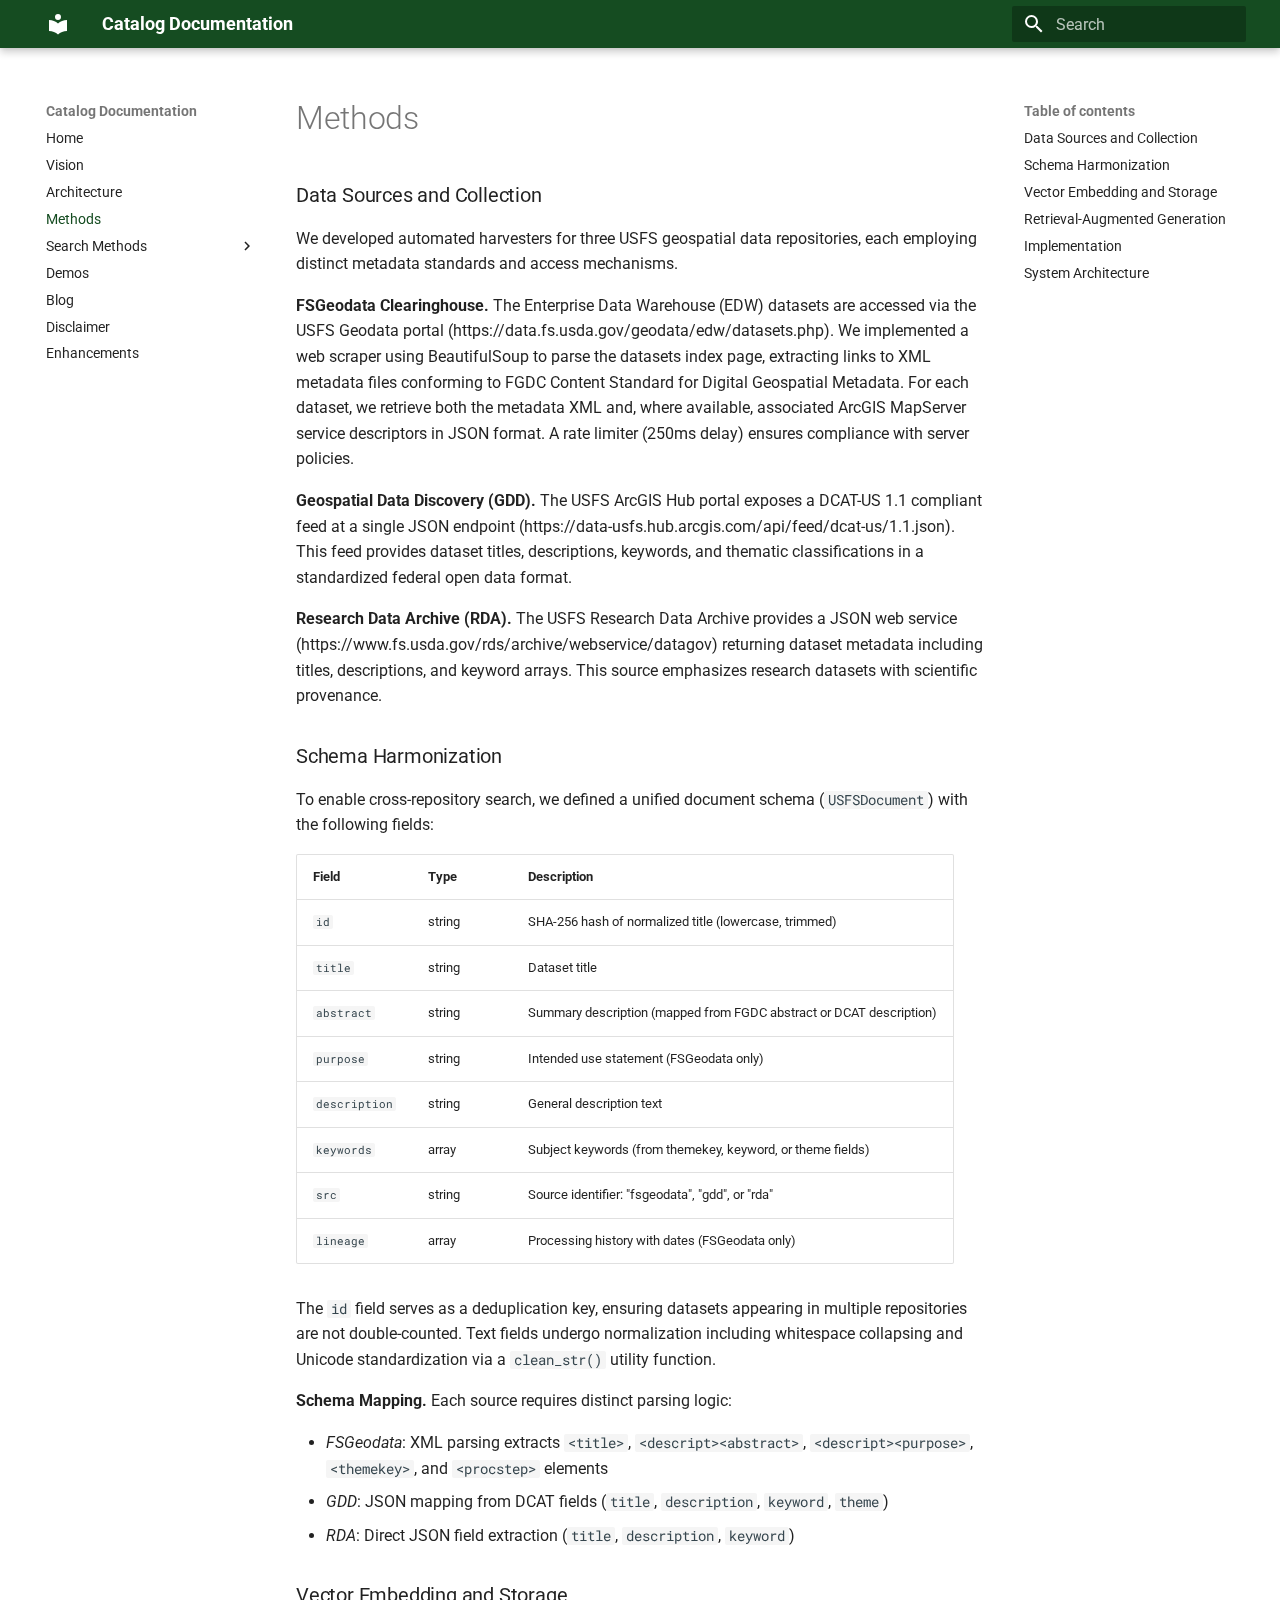
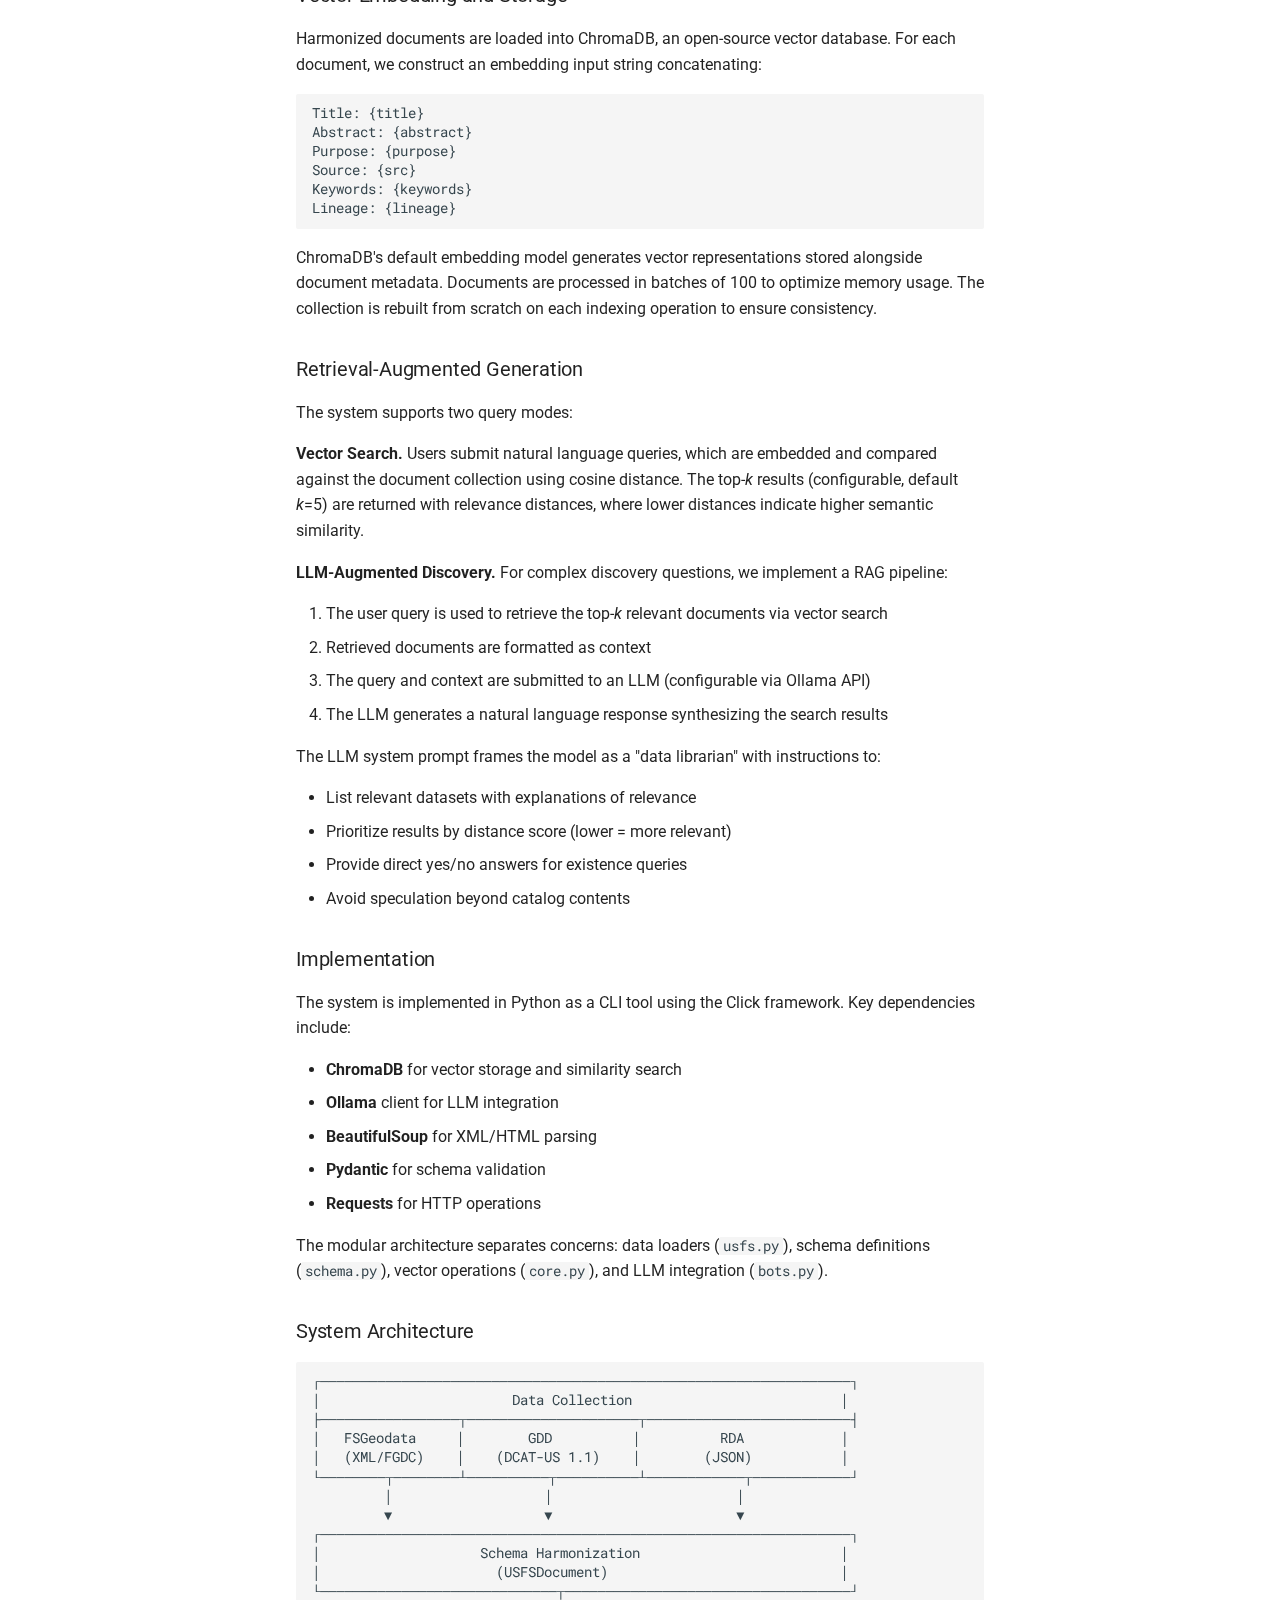
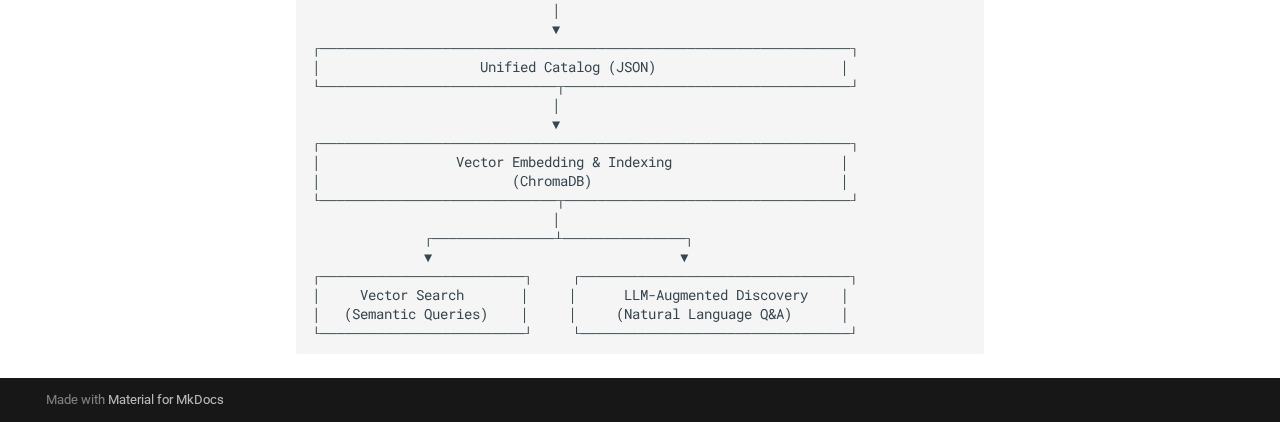
<file: methods/index.html>
<!doctype html>
<html lang="en" class="no-js">
  <head>
    
      <meta charset="utf-8">
      <meta name="viewport" content="width=device-width,initial-scale=1">
      
      
      
      
        <link rel="prev" href="../architecture/">
      
      
        <link rel="next" href="../search_methods/simple/">
      
      
        
      
      
      <link rel="icon" href="../assets/images/favicon.png">
      <meta name="generator" content="mkdocs-1.6.1, mkdocs-material-9.7.1">
    
    
      
        <title>Methods - Catalog Documentation</title>
      
    
    
      <link rel="stylesheet" href="../assets/stylesheets/main.484c7ddc.min.css">
      
        
        <link rel="stylesheet" href="../assets/stylesheets/palette.ab4e12ef.min.css">
      
      


    
    
      
    
    
      
        
        
        <link rel="preconnect" href="https://fonts.gstatic.com" crossorigin>
        <link rel="stylesheet" href="https://fonts.googleapis.com/css?family=Roboto:300,300i,400,400i,700,700i%7CRoboto+Mono:400,400i,700,700i&display=fallback">
        <style>:root{--md-text-font:"Roboto";--md-code-font:"Roboto Mono"}</style>
      
    
    
      <link rel="stylesheet" href="../stylesheets/extra.css">
    
      <link rel="stylesheet" href="../css/terminal-player.css">
    
      <link rel="stylesheet" href="../css/asciinema-player.css">
    
    <script>__md_scope=new URL("..",location),__md_hash=e=>[...e].reduce(((e,_)=>(e<<5)-e+_.charCodeAt(0)),0),__md_get=(e,_=localStorage,t=__md_scope)=>JSON.parse(_.getItem(t.pathname+"."+e)),__md_set=(e,_,t=localStorage,a=__md_scope)=>{try{t.setItem(a.pathname+"."+e,JSON.stringify(_))}catch(e){}}</script>
    
      

    
    
  </head>
  
  
    
    
    
    
    
    <body dir="ltr" data-md-color-scheme="default" data-md-color-primary="custom" data-md-color-accent="indigo">
  
    
    <input class="md-toggle" data-md-toggle="drawer" type="checkbox" id="__drawer" autocomplete="off">
    <input class="md-toggle" data-md-toggle="search" type="checkbox" id="__search" autocomplete="off">
    <label class="md-overlay" for="__drawer"></label>
    <div data-md-component="skip">
      
        
        <a href="#methods" class="md-skip">
          Skip to content
        </a>
      
    </div>
    <div data-md-component="announce">
      
    </div>
    
    
      

  

<header class="md-header md-header--shadow" data-md-component="header">
  <nav class="md-header__inner md-grid" aria-label="Header">
    <a href=".." title="Catalog Documentation" class="md-header__button md-logo" aria-label="Catalog Documentation" data-md-component="logo">
      
  
  <svg xmlns="http://www.w3.org/2000/svg" viewBox="0 0 24 24"><path d="M12 8a3 3 0 0 0 3-3 3 3 0 0 0-3-3 3 3 0 0 0-3 3 3 3 0 0 0 3 3m0 3.54C9.64 9.35 6.5 8 3 8v11c3.5 0 6.64 1.35 9 3.54 2.36-2.19 5.5-3.54 9-3.54V8c-3.5 0-6.64 1.35-9 3.54"/></svg>

    </a>
    <label class="md-header__button md-icon" for="__drawer">
      
      <svg xmlns="http://www.w3.org/2000/svg" viewBox="0 0 24 24"><path d="M3 6h18v2H3zm0 5h18v2H3zm0 5h18v2H3z"/></svg>
    </label>
    <div class="md-header__title" data-md-component="header-title">
      <div class="md-header__ellipsis">
        <div class="md-header__topic">
          <span class="md-ellipsis">
            Catalog Documentation
          </span>
        </div>
        <div class="md-header__topic" data-md-component="header-topic">
          <span class="md-ellipsis">
            
              Methods
            
          </span>
        </div>
      </div>
    </div>
    
      
    
    
    
    
      
      
        <label class="md-header__button md-icon" for="__search">
          
          <svg xmlns="http://www.w3.org/2000/svg" viewBox="0 0 24 24"><path d="M9.5 3A6.5 6.5 0 0 1 16 9.5c0 1.61-.59 3.09-1.56 4.23l.27.27h.79l5 5-1.5 1.5-5-5v-.79l-.27-.27A6.52 6.52 0 0 1 9.5 16 6.5 6.5 0 0 1 3 9.5 6.5 6.5 0 0 1 9.5 3m0 2C7 5 5 7 5 9.5S7 14 9.5 14 14 12 14 9.5 12 5 9.5 5"/></svg>
        </label>
        <div class="md-search" data-md-component="search" role="dialog">
  <label class="md-search__overlay" for="__search"></label>
  <div class="md-search__inner" role="search">
    <form class="md-search__form" name="search">
      <input type="text" class="md-search__input" name="query" aria-label="Search" placeholder="Search" autocapitalize="off" autocorrect="off" autocomplete="off" spellcheck="false" data-md-component="search-query" required>
      <label class="md-search__icon md-icon" for="__search">
        
        <svg xmlns="http://www.w3.org/2000/svg" viewBox="0 0 24 24"><path d="M9.5 3A6.5 6.5 0 0 1 16 9.5c0 1.61-.59 3.09-1.56 4.23l.27.27h.79l5 5-1.5 1.5-5-5v-.79l-.27-.27A6.52 6.52 0 0 1 9.5 16 6.5 6.5 0 0 1 3 9.5 6.5 6.5 0 0 1 9.5 3m0 2C7 5 5 7 5 9.5S7 14 9.5 14 14 12 14 9.5 12 5 9.5 5"/></svg>
        
        <svg xmlns="http://www.w3.org/2000/svg" viewBox="0 0 24 24"><path d="M20 11v2H8l5.5 5.5-1.42 1.42L4.16 12l7.92-7.92L13.5 5.5 8 11z"/></svg>
      </label>
      <nav class="md-search__options" aria-label="Search">
        
        <button type="reset" class="md-search__icon md-icon" title="Clear" aria-label="Clear" tabindex="-1">
          
          <svg xmlns="http://www.w3.org/2000/svg" viewBox="0 0 24 24"><path d="M19 6.41 17.59 5 12 10.59 6.41 5 5 6.41 10.59 12 5 17.59 6.41 19 12 13.41 17.59 19 19 17.59 13.41 12z"/></svg>
        </button>
      </nav>
      
    </form>
    <div class="md-search__output">
      <div class="md-search__scrollwrap" tabindex="0" data-md-scrollfix>
        <div class="md-search-result" data-md-component="search-result">
          <div class="md-search-result__meta">
            Initializing search
          </div>
          <ol class="md-search-result__list" role="presentation"></ol>
        </div>
      </div>
    </div>
  </div>
</div>
      
    
    
  </nav>
  
</header>
    
    <div class="md-container" data-md-component="container">
      
      
        
          
        
      
      <main class="md-main" data-md-component="main">
        <div class="md-main__inner md-grid">
          
            
              
              <div class="md-sidebar md-sidebar--primary" data-md-component="sidebar" data-md-type="navigation" >
                <div class="md-sidebar__scrollwrap">
                  <div class="md-sidebar__inner">
                    



<nav class="md-nav md-nav--primary" aria-label="Navigation" data-md-level="0">
  <label class="md-nav__title" for="__drawer">
    <a href=".." title="Catalog Documentation" class="md-nav__button md-logo" aria-label="Catalog Documentation" data-md-component="logo">
      
  
  <svg xmlns="http://www.w3.org/2000/svg" viewBox="0 0 24 24"><path d="M12 8a3 3 0 0 0 3-3 3 3 0 0 0-3-3 3 3 0 0 0-3 3 3 3 0 0 0 3 3m0 3.54C9.64 9.35 6.5 8 3 8v11c3.5 0 6.64 1.35 9 3.54 2.36-2.19 5.5-3.54 9-3.54V8c-3.5 0-6.64 1.35-9 3.54"/></svg>

    </a>
    Catalog Documentation
  </label>
  
  <ul class="md-nav__list" data-md-scrollfix>
    
      
      
  
  
  
  
    <li class="md-nav__item">
      <a href=".." class="md-nav__link">
        
  
  
  <span class="md-ellipsis">
    
  
    Home
  

    
  </span>
  
  

      </a>
    </li>
  

    
      
      
  
  
  
  
    <li class="md-nav__item">
      <a href="../vision/" class="md-nav__link">
        
  
  
  <span class="md-ellipsis">
    
  
    Vision
  

    
  </span>
  
  

      </a>
    </li>
  

    
      
      
  
  
  
  
    <li class="md-nav__item">
      <a href="../architecture/" class="md-nav__link">
        
  
  
  <span class="md-ellipsis">
    
  
    Architecture
  

    
  </span>
  
  

      </a>
    </li>
  

    
      
      
  
  
    
  
  
  
    <li class="md-nav__item md-nav__item--active">
      
      <input class="md-nav__toggle md-toggle" type="checkbox" id="__toc">
      
      
        
      
      
        <label class="md-nav__link md-nav__link--active" for="__toc">
          
  
  
  <span class="md-ellipsis">
    
  
    Methods
  

    
  </span>
  
  

          <span class="md-nav__icon md-icon"></span>
        </label>
      
      <a href="./" class="md-nav__link md-nav__link--active">
        
  
  
  <span class="md-ellipsis">
    
  
    Methods
  

    
  </span>
  
  

      </a>
      
        

<nav class="md-nav md-nav--secondary" aria-label="Table of contents">
  
  
  
    
  
  
    <label class="md-nav__title" for="__toc">
      <span class="md-nav__icon md-icon"></span>
      Table of contents
    </label>
    <ul class="md-nav__list" data-md-component="toc" data-md-scrollfix>
      
        <li class="md-nav__item">
  <a href="#data-sources-and-collection" class="md-nav__link">
    <span class="md-ellipsis">
      
        Data Sources and Collection
      
    </span>
  </a>
  
</li>
      
        <li class="md-nav__item">
  <a href="#schema-harmonization" class="md-nav__link">
    <span class="md-ellipsis">
      
        Schema Harmonization
      
    </span>
  </a>
  
</li>
      
        <li class="md-nav__item">
  <a href="#vector-embedding-and-storage" class="md-nav__link">
    <span class="md-ellipsis">
      
        Vector Embedding and Storage
      
    </span>
  </a>
  
</li>
      
        <li class="md-nav__item">
  <a href="#retrieval-augmented-generation" class="md-nav__link">
    <span class="md-ellipsis">
      
        Retrieval-Augmented Generation
      
    </span>
  </a>
  
</li>
      
        <li class="md-nav__item">
  <a href="#implementation" class="md-nav__link">
    <span class="md-ellipsis">
      
        Implementation
      
    </span>
  </a>
  
</li>
      
        <li class="md-nav__item">
  <a href="#system-architecture" class="md-nav__link">
    <span class="md-ellipsis">
      
        System Architecture
      
    </span>
  </a>
  
</li>
      
    </ul>
  
</nav>
      
    </li>
  

    
      
      
  
  
  
  
    
    
    
    
    
    <li class="md-nav__item md-nav__item--nested">
      
        
        
        <input class="md-nav__toggle md-toggle " type="checkbox" id="__nav_5" >
        
          
          <label class="md-nav__link" for="__nav_5" id="__nav_5_label" tabindex="0">
            
  
  
  <span class="md-ellipsis">
    
  
    Search Methods
  

    
  </span>
  
  

            <span class="md-nav__icon md-icon"></span>
          </label>
        
        <nav class="md-nav" data-md-level="1" aria-labelledby="__nav_5_label" aria-expanded="false">
          <label class="md-nav__title" for="__nav_5">
            <span class="md-nav__icon md-icon"></span>
            
  
    Search Methods
  

          </label>
          <ul class="md-nav__list" data-md-scrollfix>
            
              
                
  
  
  
  
    <li class="md-nav__item">
      <a href="../search_methods/simple/" class="md-nav__link">
        
  
  
  <span class="md-ellipsis">
    
  
    Simple
  

    
  </span>
  
  

      </a>
    </li>
  

              
            
              
                
  
  
  
  
    <li class="md-nav__item">
      <a href="../search_methods/hybrid_search/" class="md-nav__link">
        
  
  
  <span class="md-ellipsis">
    
  
    Hybrid Search
  

    
  </span>
  
  

      </a>
    </li>
  

              
            
              
                
  
  
  
  
    <li class="md-nav__item">
      <a href="../search_methods/bot/" class="md-nav__link">
        
  
  
  <span class="md-ellipsis">
    
  
    Bot
  

    
  </span>
  
  

      </a>
    </li>
  

              
            
          </ul>
        </nav>
      
    </li>
  

    
      
      
  
  
  
  
    <li class="md-nav__item">
      <a href="../demos/" class="md-nav__link">
        
  
  
  <span class="md-ellipsis">
    
  
    Demos
  

    
  </span>
  
  

      </a>
    </li>
  

    
      
      
  
  
  
  
    <li class="md-nav__item">
      <a href="../blog/" class="md-nav__link">
        
  
  
  <span class="md-ellipsis">
    
  
    Blog
  

    
  </span>
  
  

      </a>
    </li>
  

    
      
      
  
  
  
  
    <li class="md-nav__item">
      <a href="../disclaimer/" class="md-nav__link">
        
  
  
  <span class="md-ellipsis">
    
  
    Disclaimer
  

    
  </span>
  
  

      </a>
    </li>
  

    
      
      
  
  
  
  
    <li class="md-nav__item">
      <a href="../enhancements/" class="md-nav__link">
        
  
  
  <span class="md-ellipsis">
    
  
    Enhancements
  

    
  </span>
  
  

      </a>
    </li>
  

    
  </ul>
</nav>
                  </div>
                </div>
              </div>
            
            
              
              <div class="md-sidebar md-sidebar--secondary" data-md-component="sidebar" data-md-type="toc" >
                <div class="md-sidebar__scrollwrap">
                  <div class="md-sidebar__inner">
                    

<nav class="md-nav md-nav--secondary" aria-label="Table of contents">
  
  
  
    
  
  
    <label class="md-nav__title" for="__toc">
      <span class="md-nav__icon md-icon"></span>
      Table of contents
    </label>
    <ul class="md-nav__list" data-md-component="toc" data-md-scrollfix>
      
        <li class="md-nav__item">
  <a href="#data-sources-and-collection" class="md-nav__link">
    <span class="md-ellipsis">
      
        Data Sources and Collection
      
    </span>
  </a>
  
</li>
      
        <li class="md-nav__item">
  <a href="#schema-harmonization" class="md-nav__link">
    <span class="md-ellipsis">
      
        Schema Harmonization
      
    </span>
  </a>
  
</li>
      
        <li class="md-nav__item">
  <a href="#vector-embedding-and-storage" class="md-nav__link">
    <span class="md-ellipsis">
      
        Vector Embedding and Storage
      
    </span>
  </a>
  
</li>
      
        <li class="md-nav__item">
  <a href="#retrieval-augmented-generation" class="md-nav__link">
    <span class="md-ellipsis">
      
        Retrieval-Augmented Generation
      
    </span>
  </a>
  
</li>
      
        <li class="md-nav__item">
  <a href="#implementation" class="md-nav__link">
    <span class="md-ellipsis">
      
        Implementation
      
    </span>
  </a>
  
</li>
      
        <li class="md-nav__item">
  <a href="#system-architecture" class="md-nav__link">
    <span class="md-ellipsis">
      
        System Architecture
      
    </span>
  </a>
  
</li>
      
    </ul>
  
</nav>
                  </div>
                </div>
              </div>
            
          
          
            <div class="md-content" data-md-component="content">
              
              <article class="md-content__inner md-typeset">
                
                  



<h1 id="methods">Methods</h1>
<h3 id="data-sources-and-collection">Data Sources and Collection</h3>
<p>We developed automated harvesters for three USFS geospatial data repositories, each employing distinct metadata standards and access mechanisms.</p>
<p><strong>FSGeodata Clearinghouse.</strong> The Enterprise Data Warehouse (EDW) datasets are accessed via the USFS Geodata portal (https://data.fs.usda.gov/geodata/edw/datasets.php). We implemented a web scraper using BeautifulSoup to parse the datasets index page, extracting links to XML metadata files conforming to FGDC Content Standard for Digital Geospatial Metadata. For each dataset, we retrieve both the metadata XML and, where available, associated ArcGIS MapServer service descriptors in JSON format. A rate limiter (250ms delay) ensures compliance with server policies.</p>
<p><strong>Geospatial Data Discovery (GDD).</strong> The USFS ArcGIS Hub portal exposes a DCAT-US 1.1 compliant feed at a single JSON endpoint (https://data-usfs.hub.arcgis.com/api/feed/dcat-us/1.1.json). This feed provides dataset titles, descriptions, keywords, and thematic classifications in a standardized federal open data format.</p>
<p><strong>Research Data Archive (RDA).</strong> The USFS Research Data Archive provides a JSON web service (https://www.fs.usda.gov/rds/archive/webservice/datagov) returning dataset metadata including titles, descriptions, and keyword arrays. This source emphasizes research datasets with scientific provenance.</p>
<h3 id="schema-harmonization">Schema Harmonization</h3>
<p>To enable cross-repository search, we defined a unified document schema (<code>USFSDocument</code>) with the following fields:</p>
<table>
<thead>
<tr>
<th>Field</th>
<th>Type</th>
<th>Description</th>
</tr>
</thead>
<tbody>
<tr>
<td><code>id</code></td>
<td>string</td>
<td>SHA-256 hash of normalized title (lowercase, trimmed)</td>
</tr>
<tr>
<td><code>title</code></td>
<td>string</td>
<td>Dataset title</td>
</tr>
<tr>
<td><code>abstract</code></td>
<td>string</td>
<td>Summary description (mapped from FGDC abstract or DCAT description)</td>
</tr>
<tr>
<td><code>purpose</code></td>
<td>string</td>
<td>Intended use statement (FSGeodata only)</td>
</tr>
<tr>
<td><code>description</code></td>
<td>string</td>
<td>General description text</td>
</tr>
<tr>
<td><code>keywords</code></td>
<td>array</td>
<td>Subject keywords (from themekey, keyword, or theme fields)</td>
</tr>
<tr>
<td><code>src</code></td>
<td>string</td>
<td>Source identifier: "fsgeodata", "gdd", or "rda"</td>
</tr>
<tr>
<td><code>lineage</code></td>
<td>array</td>
<td>Processing history with dates (FSGeodata only)</td>
</tr>
</tbody>
</table>
<p>The <code>id</code> field serves as a deduplication key, ensuring datasets appearing in multiple repositories are not double-counted. Text fields undergo normalization including whitespace collapsing and Unicode standardization via a <code>clean_str()</code> utility function.</p>
<p><strong>Schema Mapping.</strong> Each source requires distinct parsing logic:</p>
<ul>
<li><em>FSGeodata</em>: XML parsing extracts <code>&lt;title&gt;</code>, <code>&lt;descript&gt;&lt;abstract&gt;</code>, <code>&lt;descript&gt;&lt;purpose&gt;</code>, <code>&lt;themekey&gt;</code>, and <code>&lt;procstep&gt;</code> elements</li>
<li><em>GDD</em>: JSON mapping from DCAT fields (<code>title</code>, <code>description</code>, <code>keyword</code>, <code>theme</code>)</li>
<li><em>RDA</em>: Direct JSON field extraction (<code>title</code>, <code>description</code>, <code>keyword</code>)</li>
</ul>
<h3 id="vector-embedding-and-storage">Vector Embedding and Storage</h3>
<p>Harmonized documents are loaded into ChromaDB, an open-source vector database. For each document, we construct an embedding input string concatenating:</p>
<pre><code>Title: {title}
Abstract: {abstract}
Purpose: {purpose}
Source: {src}
Keywords: {keywords}
Lineage: {lineage}
</code></pre>
<p>ChromaDB's default embedding model generates vector representations stored alongside document metadata. Documents are processed in batches of 100 to optimize memory usage. The collection is rebuilt from scratch on each indexing operation to ensure consistency.</p>
<h3 id="retrieval-augmented-generation">Retrieval-Augmented Generation</h3>
<p>The system supports two query modes:</p>
<p><strong>Vector Search.</strong> Users submit natural language queries, which are embedded and compared against the document collection using cosine distance. The top-<em>k</em> results (configurable, default <em>k</em>=5) are returned with relevance distances, where lower distances indicate higher semantic similarity.</p>
<p><strong>LLM-Augmented Discovery.</strong> For complex discovery questions, we implement a RAG pipeline:</p>
<ol>
<li>The user query is used to retrieve the top-<em>k</em> relevant documents via vector search</li>
<li>Retrieved documents are formatted as context</li>
<li>The query and context are submitted to an LLM (configurable via Ollama API)</li>
<li>The LLM generates a natural language response synthesizing the search results</li>
</ol>
<p>The LLM system prompt frames the model as a "data librarian" with instructions to:</p>
<ul>
<li>List relevant datasets with explanations of relevance</li>
<li>Prioritize results by distance score (lower = more relevant)</li>
<li>Provide direct yes/no answers for existence queries</li>
<li>Avoid speculation beyond catalog contents</li>
</ul>
<h3 id="implementation">Implementation</h3>
<p>The system is implemented in Python as a CLI tool using the Click framework. Key dependencies include:</p>
<ul>
<li><strong>ChromaDB</strong> for vector storage and similarity search</li>
<li><strong>Ollama</strong> client for LLM integration</li>
<li><strong>BeautifulSoup</strong> for XML/HTML parsing</li>
<li><strong>Pydantic</strong> for schema validation</li>
<li><strong>Requests</strong> for HTTP operations</li>
</ul>
<p>The modular architecture separates concerns: data loaders (<code>usfs.py</code>), schema definitions (<code>schema.py</code>), vector operations (<code>core.py</code>), and LLM integration (<code>bots.py</code>).</p>
<h3 id="system-architecture">System Architecture</h3>
<pre><code>┌─────────────────────────────────────────────────────────────────┐
│                        Data Collection                          │
├─────────────────┬─────────────────────┬─────────────────────────┤
│   FSGeodata     │        GDD          │          RDA            │
│   (XML/FGDC)    │    (DCAT-US 1.1)    │        (JSON)           │
└────────┬────────┴──────────┬──────────┴────────────┬────────────┘
         │                   │                       │
         ▼                   ▼                       ▼
┌─────────────────────────────────────────────────────────────────┐
│                    Schema Harmonization                         │
│                      (USFSDocument)                             │
└─────────────────────────────┬───────────────────────────────────┘
                              │
                              ▼
┌─────────────────────────────────────────────────────────────────┐
│                    Unified Catalog (JSON)                       │
└─────────────────────────────┬───────────────────────────────────┘
                              │
                              ▼
┌─────────────────────────────────────────────────────────────────┐
│                 Vector Embedding &amp; Indexing                     │
│                        (ChromaDB)                               │
└─────────────────────────────┬───────────────────────────────────┘
                              │
              ┌───────────────┴───────────────┐
              ▼                               ▼
┌─────────────────────────┐     ┌─────────────────────────────────┐
│     Vector Search       │     │      LLM-Augmented Discovery    │
│   (Semantic Queries)    │     │     (Natural Language Q&amp;A)      │
└─────────────────────────┘     └─────────────────────────────────┘
</code></pre>












                
              </article>
            </div>
          
          
<script>var target=document.getElementById(location.hash.slice(1));target&&target.name&&(target.checked=target.name.startsWith("__tabbed_"))</script>
        </div>
        
      </main>
      
        <footer class="md-footer">
  
  <div class="md-footer-meta md-typeset">
    <div class="md-footer-meta__inner md-grid">
      <div class="md-copyright">
  
  
    Made with
    <a href="https://squidfunk.github.io/mkdocs-material/" target="_blank" rel="noopener">
      Material for MkDocs
    </a>
  
</div>
      
    </div>
  </div>
</footer>
      
    </div>
    <div class="md-dialog" data-md-component="dialog">
      <div class="md-dialog__inner md-typeset"></div>
    </div>
    
    
    
      
      
      <script id="__config" type="application/json">{"annotate": null, "base": "..", "features": [], "search": "../assets/javascripts/workers/search.2c215733.min.js", "tags": null, "translations": {"clipboard.copied": "Copied to clipboard", "clipboard.copy": "Copy to clipboard", "search.result.more.one": "1 more on this page", "search.result.more.other": "# more on this page", "search.result.none": "No matching documents", "search.result.one": "1 matching document", "search.result.other": "# matching documents", "search.result.placeholder": "Type to start searching", "search.result.term.missing": "Missing", "select.version": "Select version"}, "version": null}</script>
    
    
      <script src="../assets/javascripts/bundle.79ae519e.min.js"></script>
      
        <script src="../js/asciinema-player.min.js"></script>
      
    
  </body>
</html>
</file>
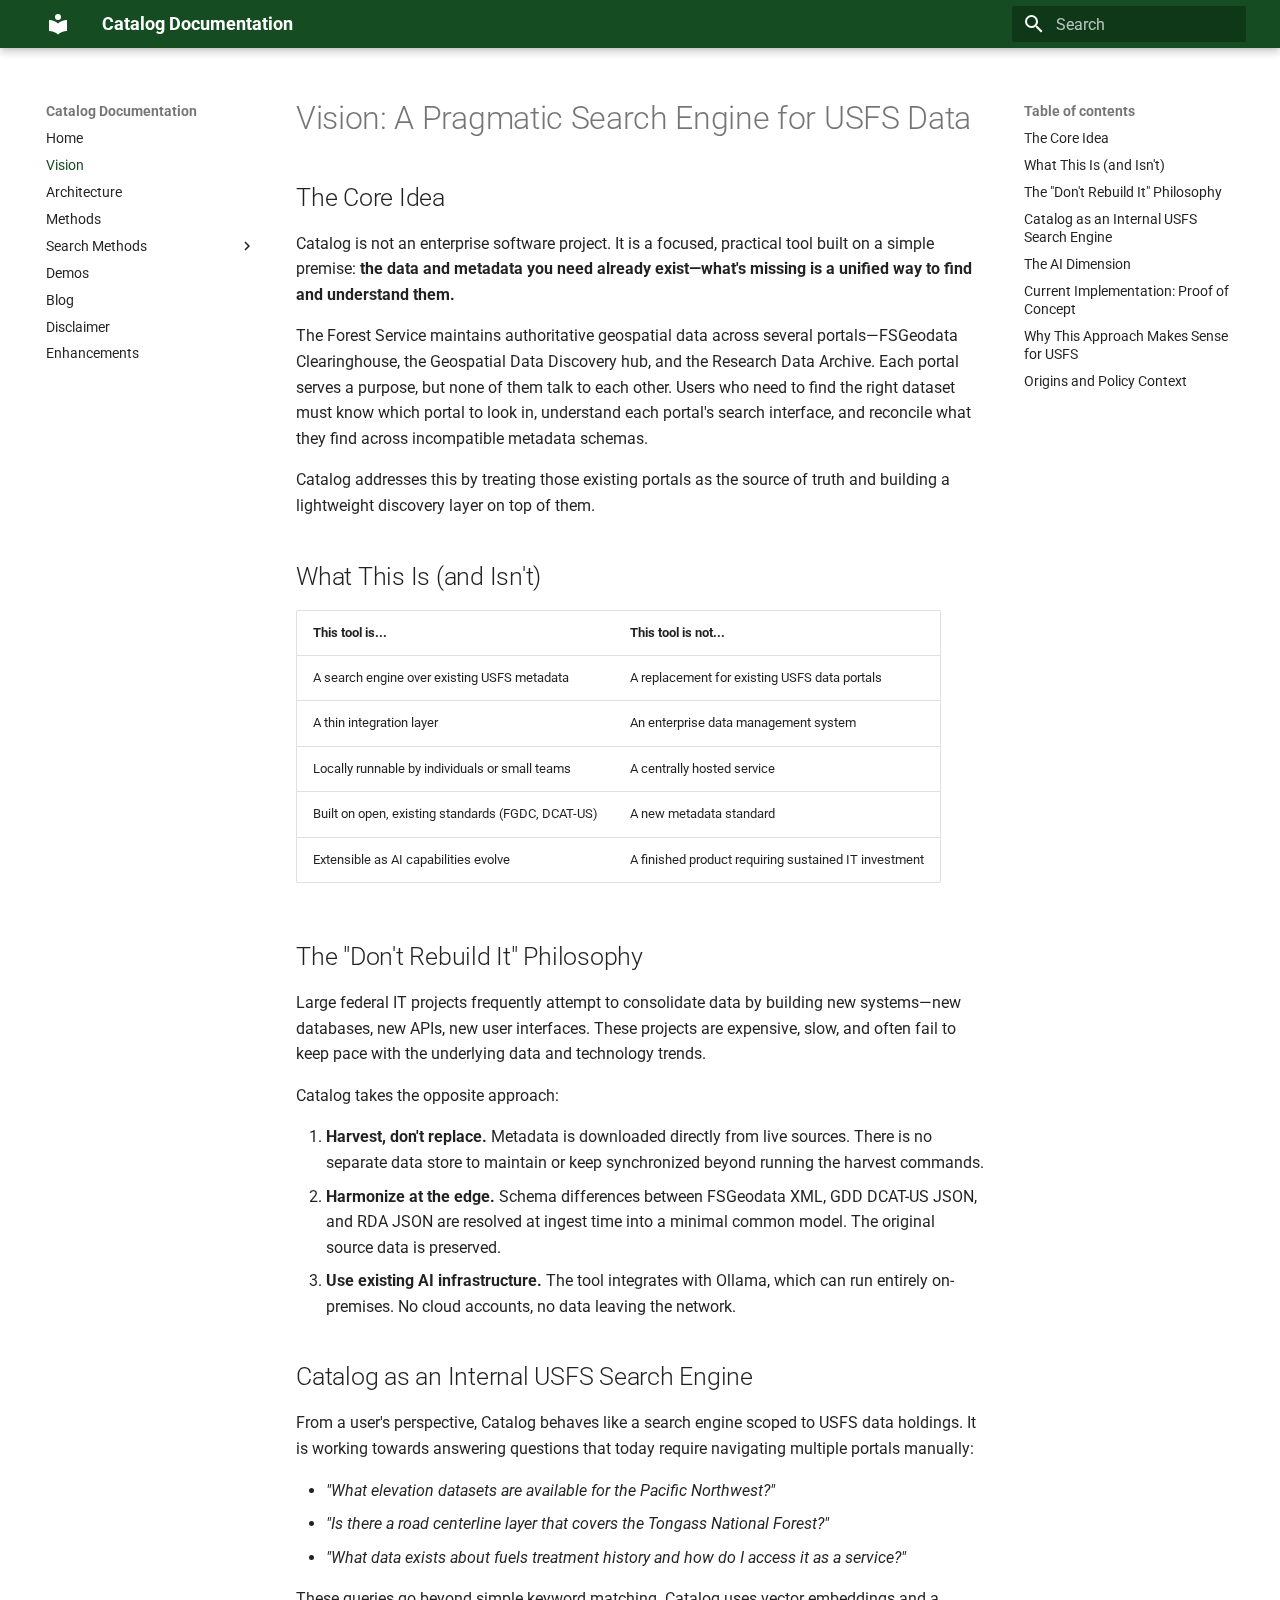
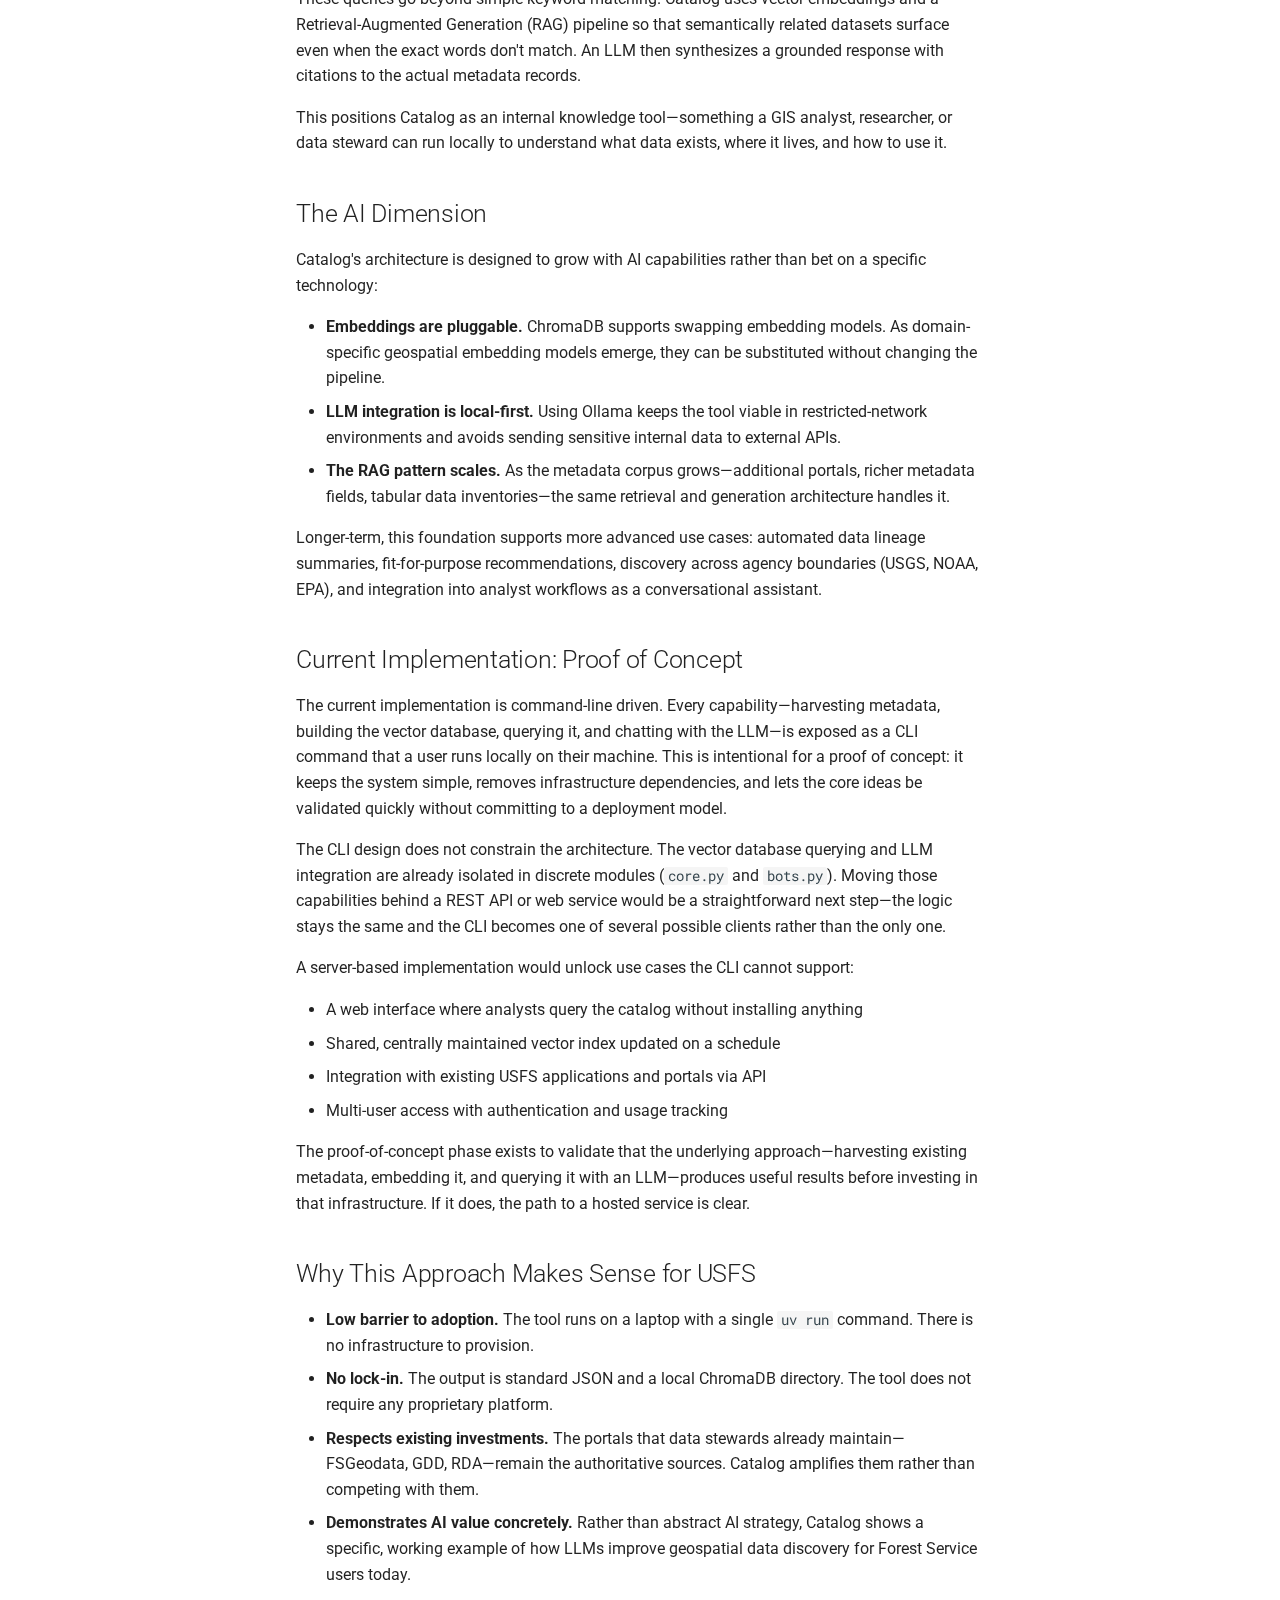
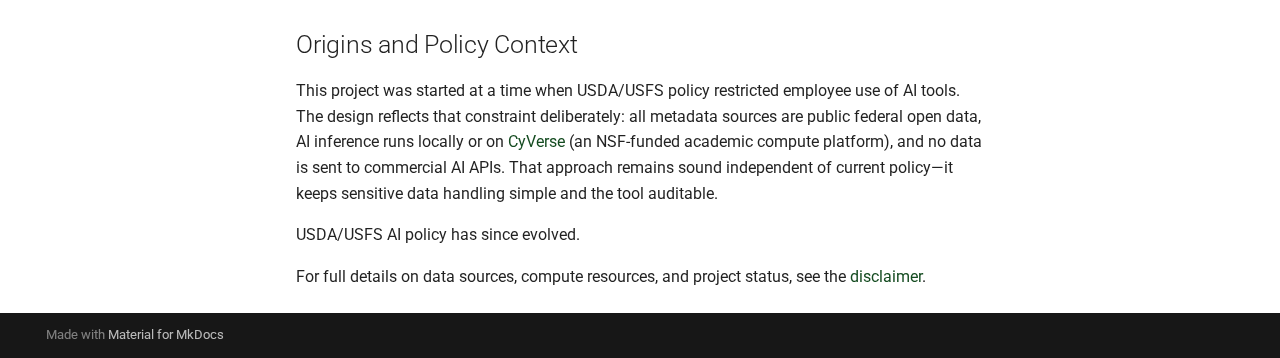
<file: vision/index.html>
<!doctype html>
<html lang="en" class="no-js">
  <head>
    
      <meta charset="utf-8">
      <meta name="viewport" content="width=device-width,initial-scale=1">
      
      
      
      
        <link rel="prev" href="..">
      
      
        <link rel="next" href="../architecture/">
      
      
        
      
      
      <link rel="icon" href="../assets/images/favicon.png">
      <meta name="generator" content="mkdocs-1.6.1, mkdocs-material-9.7.1">
    
    
      
        <title>Vision - Catalog Documentation</title>
      
    
    
      <link rel="stylesheet" href="../assets/stylesheets/main.484c7ddc.min.css">
      
        
        <link rel="stylesheet" href="../assets/stylesheets/palette.ab4e12ef.min.css">
      
      


    
    
      
    
    
      
        
        
        <link rel="preconnect" href="https://fonts.gstatic.com" crossorigin>
        <link rel="stylesheet" href="https://fonts.googleapis.com/css?family=Roboto:300,300i,400,400i,700,700i%7CRoboto+Mono:400,400i,700,700i&display=fallback">
        <style>:root{--md-text-font:"Roboto";--md-code-font:"Roboto Mono"}</style>
      
    
    
      <link rel="stylesheet" href="../stylesheets/extra.css">
    
      <link rel="stylesheet" href="../css/terminal-player.css">
    
      <link rel="stylesheet" href="../css/asciinema-player.css">
    
    <script>__md_scope=new URL("..",location),__md_hash=e=>[...e].reduce(((e,_)=>(e<<5)-e+_.charCodeAt(0)),0),__md_get=(e,_=localStorage,t=__md_scope)=>JSON.parse(_.getItem(t.pathname+"."+e)),__md_set=(e,_,t=localStorage,a=__md_scope)=>{try{t.setItem(a.pathname+"."+e,JSON.stringify(_))}catch(e){}}</script>
    
      

    
    
  </head>
  
  
    
    
    
    
    
    <body dir="ltr" data-md-color-scheme="default" data-md-color-primary="custom" data-md-color-accent="indigo">
  
    
    <input class="md-toggle" data-md-toggle="drawer" type="checkbox" id="__drawer" autocomplete="off">
    <input class="md-toggle" data-md-toggle="search" type="checkbox" id="__search" autocomplete="off">
    <label class="md-overlay" for="__drawer"></label>
    <div data-md-component="skip">
      
        
        <a href="#vision-a-pragmatic-search-engine-for-usfs-data" class="md-skip">
          Skip to content
        </a>
      
    </div>
    <div data-md-component="announce">
      
    </div>
    
    
      

  

<header class="md-header md-header--shadow" data-md-component="header">
  <nav class="md-header__inner md-grid" aria-label="Header">
    <a href=".." title="Catalog Documentation" class="md-header__button md-logo" aria-label="Catalog Documentation" data-md-component="logo">
      
  
  <svg xmlns="http://www.w3.org/2000/svg" viewBox="0 0 24 24"><path d="M12 8a3 3 0 0 0 3-3 3 3 0 0 0-3-3 3 3 0 0 0-3 3 3 3 0 0 0 3 3m0 3.54C9.64 9.35 6.5 8 3 8v11c3.5 0 6.64 1.35 9 3.54 2.36-2.19 5.5-3.54 9-3.54V8c-3.5 0-6.64 1.35-9 3.54"/></svg>

    </a>
    <label class="md-header__button md-icon" for="__drawer">
      
      <svg xmlns="http://www.w3.org/2000/svg" viewBox="0 0 24 24"><path d="M3 6h18v2H3zm0 5h18v2H3zm0 5h18v2H3z"/></svg>
    </label>
    <div class="md-header__title" data-md-component="header-title">
      <div class="md-header__ellipsis">
        <div class="md-header__topic">
          <span class="md-ellipsis">
            Catalog Documentation
          </span>
        </div>
        <div class="md-header__topic" data-md-component="header-topic">
          <span class="md-ellipsis">
            
              Vision
            
          </span>
        </div>
      </div>
    </div>
    
      
    
    
    
    
      
      
        <label class="md-header__button md-icon" for="__search">
          
          <svg xmlns="http://www.w3.org/2000/svg" viewBox="0 0 24 24"><path d="M9.5 3A6.5 6.5 0 0 1 16 9.5c0 1.61-.59 3.09-1.56 4.23l.27.27h.79l5 5-1.5 1.5-5-5v-.79l-.27-.27A6.52 6.52 0 0 1 9.5 16 6.5 6.5 0 0 1 3 9.5 6.5 6.5 0 0 1 9.5 3m0 2C7 5 5 7 5 9.5S7 14 9.5 14 14 12 14 9.5 12 5 9.5 5"/></svg>
        </label>
        <div class="md-search" data-md-component="search" role="dialog">
  <label class="md-search__overlay" for="__search"></label>
  <div class="md-search__inner" role="search">
    <form class="md-search__form" name="search">
      <input type="text" class="md-search__input" name="query" aria-label="Search" placeholder="Search" autocapitalize="off" autocorrect="off" autocomplete="off" spellcheck="false" data-md-component="search-query" required>
      <label class="md-search__icon md-icon" for="__search">
        
        <svg xmlns="http://www.w3.org/2000/svg" viewBox="0 0 24 24"><path d="M9.5 3A6.5 6.5 0 0 1 16 9.5c0 1.61-.59 3.09-1.56 4.23l.27.27h.79l5 5-1.5 1.5-5-5v-.79l-.27-.27A6.52 6.52 0 0 1 9.5 16 6.5 6.5 0 0 1 3 9.5 6.5 6.5 0 0 1 9.5 3m0 2C7 5 5 7 5 9.5S7 14 9.5 14 14 12 14 9.5 12 5 9.5 5"/></svg>
        
        <svg xmlns="http://www.w3.org/2000/svg" viewBox="0 0 24 24"><path d="M20 11v2H8l5.5 5.5-1.42 1.42L4.16 12l7.92-7.92L13.5 5.5 8 11z"/></svg>
      </label>
      <nav class="md-search__options" aria-label="Search">
        
        <button type="reset" class="md-search__icon md-icon" title="Clear" aria-label="Clear" tabindex="-1">
          
          <svg xmlns="http://www.w3.org/2000/svg" viewBox="0 0 24 24"><path d="M19 6.41 17.59 5 12 10.59 6.41 5 5 6.41 10.59 12 5 17.59 6.41 19 12 13.41 17.59 19 19 17.59 13.41 12z"/></svg>
        </button>
      </nav>
      
    </form>
    <div class="md-search__output">
      <div class="md-search__scrollwrap" tabindex="0" data-md-scrollfix>
        <div class="md-search-result" data-md-component="search-result">
          <div class="md-search-result__meta">
            Initializing search
          </div>
          <ol class="md-search-result__list" role="presentation"></ol>
        </div>
      </div>
    </div>
  </div>
</div>
      
    
    
  </nav>
  
</header>
    
    <div class="md-container" data-md-component="container">
      
      
        
          
        
      
      <main class="md-main" data-md-component="main">
        <div class="md-main__inner md-grid">
          
            
              
              <div class="md-sidebar md-sidebar--primary" data-md-component="sidebar" data-md-type="navigation" >
                <div class="md-sidebar__scrollwrap">
                  <div class="md-sidebar__inner">
                    



<nav class="md-nav md-nav--primary" aria-label="Navigation" data-md-level="0">
  <label class="md-nav__title" for="__drawer">
    <a href=".." title="Catalog Documentation" class="md-nav__button md-logo" aria-label="Catalog Documentation" data-md-component="logo">
      
  
  <svg xmlns="http://www.w3.org/2000/svg" viewBox="0 0 24 24"><path d="M12 8a3 3 0 0 0 3-3 3 3 0 0 0-3-3 3 3 0 0 0-3 3 3 3 0 0 0 3 3m0 3.54C9.64 9.35 6.5 8 3 8v11c3.5 0 6.64 1.35 9 3.54 2.36-2.19 5.5-3.54 9-3.54V8c-3.5 0-6.64 1.35-9 3.54"/></svg>

    </a>
    Catalog Documentation
  </label>
  
  <ul class="md-nav__list" data-md-scrollfix>
    
      
      
  
  
  
  
    <li class="md-nav__item">
      <a href=".." class="md-nav__link">
        
  
  
  <span class="md-ellipsis">
    
  
    Home
  

    
  </span>
  
  

      </a>
    </li>
  

    
      
      
  
  
    
  
  
  
    <li class="md-nav__item md-nav__item--active">
      
      <input class="md-nav__toggle md-toggle" type="checkbox" id="__toc">
      
      
        
      
      
        <label class="md-nav__link md-nav__link--active" for="__toc">
          
  
  
  <span class="md-ellipsis">
    
  
    Vision
  

    
  </span>
  
  

          <span class="md-nav__icon md-icon"></span>
        </label>
      
      <a href="./" class="md-nav__link md-nav__link--active">
        
  
  
  <span class="md-ellipsis">
    
  
    Vision
  

    
  </span>
  
  

      </a>
      
        

<nav class="md-nav md-nav--secondary" aria-label="Table of contents">
  
  
  
    
  
  
    <label class="md-nav__title" for="__toc">
      <span class="md-nav__icon md-icon"></span>
      Table of contents
    </label>
    <ul class="md-nav__list" data-md-component="toc" data-md-scrollfix>
      
        <li class="md-nav__item">
  <a href="#the-core-idea" class="md-nav__link">
    <span class="md-ellipsis">
      
        The Core Idea
      
    </span>
  </a>
  
</li>
      
        <li class="md-nav__item">
  <a href="#what-this-is-and-isnt" class="md-nav__link">
    <span class="md-ellipsis">
      
        What This Is (and Isn't)
      
    </span>
  </a>
  
</li>
      
        <li class="md-nav__item">
  <a href="#the-dont-rebuild-it-philosophy" class="md-nav__link">
    <span class="md-ellipsis">
      
        The "Don't Rebuild It" Philosophy
      
    </span>
  </a>
  
</li>
      
        <li class="md-nav__item">
  <a href="#catalog-as-an-internal-usfs-search-engine" class="md-nav__link">
    <span class="md-ellipsis">
      
        Catalog as an Internal USFS Search Engine
      
    </span>
  </a>
  
</li>
      
        <li class="md-nav__item">
  <a href="#the-ai-dimension" class="md-nav__link">
    <span class="md-ellipsis">
      
        The AI Dimension
      
    </span>
  </a>
  
</li>
      
        <li class="md-nav__item">
  <a href="#current-implementation-proof-of-concept" class="md-nav__link">
    <span class="md-ellipsis">
      
        Current Implementation: Proof of Concept
      
    </span>
  </a>
  
</li>
      
        <li class="md-nav__item">
  <a href="#why-this-approach-makes-sense-for-usfs" class="md-nav__link">
    <span class="md-ellipsis">
      
        Why This Approach Makes Sense for USFS
      
    </span>
  </a>
  
</li>
      
        <li class="md-nav__item">
  <a href="#origins-and-policy-context" class="md-nav__link">
    <span class="md-ellipsis">
      
        Origins and Policy Context
      
    </span>
  </a>
  
</li>
      
    </ul>
  
</nav>
      
    </li>
  

    
      
      
  
  
  
  
    <li class="md-nav__item">
      <a href="../architecture/" class="md-nav__link">
        
  
  
  <span class="md-ellipsis">
    
  
    Architecture
  

    
  </span>
  
  

      </a>
    </li>
  

    
      
      
  
  
  
  
    <li class="md-nav__item">
      <a href="../methods/" class="md-nav__link">
        
  
  
  <span class="md-ellipsis">
    
  
    Methods
  

    
  </span>
  
  

      </a>
    </li>
  

    
      
      
  
  
  
  
    
    
    
    
    
    <li class="md-nav__item md-nav__item--nested">
      
        
        
        <input class="md-nav__toggle md-toggle " type="checkbox" id="__nav_5" >
        
          
          <label class="md-nav__link" for="__nav_5" id="__nav_5_label" tabindex="0">
            
  
  
  <span class="md-ellipsis">
    
  
    Search Methods
  

    
  </span>
  
  

            <span class="md-nav__icon md-icon"></span>
          </label>
        
        <nav class="md-nav" data-md-level="1" aria-labelledby="__nav_5_label" aria-expanded="false">
          <label class="md-nav__title" for="__nav_5">
            <span class="md-nav__icon md-icon"></span>
            
  
    Search Methods
  

          </label>
          <ul class="md-nav__list" data-md-scrollfix>
            
              
                
  
  
  
  
    <li class="md-nav__item">
      <a href="../search_methods/simple/" class="md-nav__link">
        
  
  
  <span class="md-ellipsis">
    
  
    Simple
  

    
  </span>
  
  

      </a>
    </li>
  

              
            
              
                
  
  
  
  
    <li class="md-nav__item">
      <a href="../search_methods/hybrid_search/" class="md-nav__link">
        
  
  
  <span class="md-ellipsis">
    
  
    Hybrid Search
  

    
  </span>
  
  

      </a>
    </li>
  

              
            
              
                
  
  
  
  
    <li class="md-nav__item">
      <a href="../search_methods/bot/" class="md-nav__link">
        
  
  
  <span class="md-ellipsis">
    
  
    Bot
  

    
  </span>
  
  

      </a>
    </li>
  

              
            
          </ul>
        </nav>
      
    </li>
  

    
      
      
  
  
  
  
    <li class="md-nav__item">
      <a href="../demos/" class="md-nav__link">
        
  
  
  <span class="md-ellipsis">
    
  
    Demos
  

    
  </span>
  
  

      </a>
    </li>
  

    
      
      
  
  
  
  
    <li class="md-nav__item">
      <a href="../blog/" class="md-nav__link">
        
  
  
  <span class="md-ellipsis">
    
  
    Blog
  

    
  </span>
  
  

      </a>
    </li>
  

    
      
      
  
  
  
  
    <li class="md-nav__item">
      <a href="../disclaimer/" class="md-nav__link">
        
  
  
  <span class="md-ellipsis">
    
  
    Disclaimer
  

    
  </span>
  
  

      </a>
    </li>
  

    
      
      
  
  
  
  
    <li class="md-nav__item">
      <a href="../enhancements/" class="md-nav__link">
        
  
  
  <span class="md-ellipsis">
    
  
    Enhancements
  

    
  </span>
  
  

      </a>
    </li>
  

    
  </ul>
</nav>
                  </div>
                </div>
              </div>
            
            
              
              <div class="md-sidebar md-sidebar--secondary" data-md-component="sidebar" data-md-type="toc" >
                <div class="md-sidebar__scrollwrap">
                  <div class="md-sidebar__inner">
                    

<nav class="md-nav md-nav--secondary" aria-label="Table of contents">
  
  
  
    
  
  
    <label class="md-nav__title" for="__toc">
      <span class="md-nav__icon md-icon"></span>
      Table of contents
    </label>
    <ul class="md-nav__list" data-md-component="toc" data-md-scrollfix>
      
        <li class="md-nav__item">
  <a href="#the-core-idea" class="md-nav__link">
    <span class="md-ellipsis">
      
        The Core Idea
      
    </span>
  </a>
  
</li>
      
        <li class="md-nav__item">
  <a href="#what-this-is-and-isnt" class="md-nav__link">
    <span class="md-ellipsis">
      
        What This Is (and Isn't)
      
    </span>
  </a>
  
</li>
      
        <li class="md-nav__item">
  <a href="#the-dont-rebuild-it-philosophy" class="md-nav__link">
    <span class="md-ellipsis">
      
        The "Don't Rebuild It" Philosophy
      
    </span>
  </a>
  
</li>
      
        <li class="md-nav__item">
  <a href="#catalog-as-an-internal-usfs-search-engine" class="md-nav__link">
    <span class="md-ellipsis">
      
        Catalog as an Internal USFS Search Engine
      
    </span>
  </a>
  
</li>
      
        <li class="md-nav__item">
  <a href="#the-ai-dimension" class="md-nav__link">
    <span class="md-ellipsis">
      
        The AI Dimension
      
    </span>
  </a>
  
</li>
      
        <li class="md-nav__item">
  <a href="#current-implementation-proof-of-concept" class="md-nav__link">
    <span class="md-ellipsis">
      
        Current Implementation: Proof of Concept
      
    </span>
  </a>
  
</li>
      
        <li class="md-nav__item">
  <a href="#why-this-approach-makes-sense-for-usfs" class="md-nav__link">
    <span class="md-ellipsis">
      
        Why This Approach Makes Sense for USFS
      
    </span>
  </a>
  
</li>
      
        <li class="md-nav__item">
  <a href="#origins-and-policy-context" class="md-nav__link">
    <span class="md-ellipsis">
      
        Origins and Policy Context
      
    </span>
  </a>
  
</li>
      
    </ul>
  
</nav>
                  </div>
                </div>
              </div>
            
          
          
            <div class="md-content" data-md-component="content">
              
              <article class="md-content__inner md-typeset">
                
                  



<h1 id="vision-a-pragmatic-search-engine-for-usfs-data">Vision: A Pragmatic Search Engine for USFS Data</h1>
<h2 id="the-core-idea">The Core Idea</h2>
<p>Catalog is not an enterprise software project. It is a focused, practical tool built on a simple premise: <strong>the data and metadata you need already exist—what's missing is a unified way to find and understand them.</strong></p>
<p>The Forest Service maintains authoritative geospatial data across several portals—FSGeodata Clearinghouse, the Geospatial Data Discovery hub, and the Research Data Archive. Each portal serves a purpose, but none of them talk to each other. Users who need to find the right dataset must know which portal to look in, understand each portal's search interface, and reconcile what they find across incompatible metadata schemas.</p>
<p>Catalog addresses this by treating those existing portals as the source of truth and building a lightweight discovery layer on top of them.</p>
<h2 id="what-this-is-and-isnt">What This Is (and Isn't)</h2>
<table>
<thead>
<tr>
<th>This tool is...</th>
<th>This tool is not...</th>
</tr>
</thead>
<tbody>
<tr>
<td>A search engine over existing USFS metadata</td>
<td>A replacement for existing USFS data portals</td>
</tr>
<tr>
<td>A thin integration layer</td>
<td>An enterprise data management system</td>
</tr>
<tr>
<td>Locally runnable by individuals or small teams</td>
<td>A centrally hosted service</td>
</tr>
<tr>
<td>Built on open, existing standards (FGDC, DCAT-US)</td>
<td>A new metadata standard</td>
</tr>
<tr>
<td>Extensible as AI capabilities evolve</td>
<td>A finished product requiring sustained IT investment</td>
</tr>
</tbody>
</table>
<h2 id="the-dont-rebuild-it-philosophy">The "Don't Rebuild It" Philosophy</h2>
<p>Large federal IT projects frequently attempt to consolidate data by building new systems—new databases, new APIs, new user interfaces. These projects are expensive, slow, and often fail to keep pace with the underlying data and technology trends.</p>
<p>Catalog takes the opposite approach:</p>
<ol>
<li><strong>Harvest, don't replace.</strong> Metadata is downloaded directly from live sources. There is no separate data store to maintain or keep synchronized beyond running the harvest commands.</li>
<li><strong>Harmonize at the edge.</strong> Schema differences between FSGeodata XML, GDD DCAT-US JSON, and RDA JSON are resolved at ingest time into a minimal common model. The original source data is preserved.</li>
<li><strong>Use existing AI infrastructure.</strong> The tool integrates with Ollama, which can run entirely on-premises. No cloud accounts, no data leaving the network.</li>
</ol>
<h2 id="catalog-as-an-internal-usfs-search-engine">Catalog as an Internal USFS Search Engine</h2>
<p>From a user's perspective, Catalog behaves like a search engine scoped to USFS data holdings. It is working towards answering questions that today require navigating multiple portals manually:</p>
<ul>
<li><em>"What elevation datasets are available for the Pacific Northwest?"</em></li>
<li><em>"Is there a road centerline layer that covers the Tongass National Forest?"</em></li>
<li><em>"What data exists about fuels treatment history and how do I access it as a service?"</em></li>
</ul>
<p>These queries go beyond simple keyword matching. Catalog uses vector embeddings and a Retrieval-Augmented Generation (RAG) pipeline so that semantically related datasets surface even when the exact words don't match. An LLM then synthesizes a grounded response with citations to the actual metadata records.</p>
<p>This positions Catalog as an internal knowledge tool—something a GIS analyst, researcher, or data steward can run locally to understand what data exists, where it lives, and how to use it.</p>
<h2 id="the-ai-dimension">The AI Dimension</h2>
<p>Catalog's architecture is designed to grow with AI capabilities rather than bet on a specific technology:</p>
<ul>
<li><strong>Embeddings are pluggable.</strong> ChromaDB supports swapping embedding models. As domain-specific geospatial embedding models emerge, they can be substituted without changing the pipeline.</li>
<li><strong>LLM integration is local-first.</strong> Using Ollama keeps the tool viable in restricted-network environments and avoids sending sensitive internal data to external APIs.</li>
<li><strong>The RAG pattern scales.</strong> As the metadata corpus grows—additional portals, richer metadata fields, tabular data inventories—the same retrieval and generation architecture handles it.</li>
</ul>
<p>Longer-term, this foundation supports more advanced use cases: automated data lineage summaries, fit-for-purpose recommendations, discovery across agency boundaries (USGS, NOAA, EPA), and integration into analyst workflows as a conversational assistant.</p>
<h2 id="current-implementation-proof-of-concept">Current Implementation: Proof of Concept</h2>
<p>The current implementation is command-line driven. Every capability—harvesting metadata, building the vector database, querying it, and chatting with the LLM—is exposed as a CLI command that a user runs locally on their machine. This is intentional for a proof of concept: it keeps the system simple, removes infrastructure dependencies, and lets the core ideas be validated quickly without committing to a deployment model.</p>
<p>The CLI design does not constrain the architecture. The vector database querying and LLM integration are already isolated in discrete modules (<code>core.py</code> and <code>bots.py</code>). Moving those capabilities behind a REST API or web service would be a straightforward next step—the logic stays the same and the CLI becomes one of several possible clients rather than the only one.</p>
<p>A server-based implementation would unlock use cases the CLI cannot support:</p>
<ul>
<li>A web interface where analysts query the catalog without installing anything</li>
<li>Shared, centrally maintained vector index updated on a schedule</li>
<li>Integration with existing USFS applications and portals via API</li>
<li>Multi-user access with authentication and usage tracking</li>
</ul>
<p>The proof-of-concept phase exists to validate that the underlying approach—harvesting existing metadata, embedding it, and querying it with an LLM—produces useful results before investing in that infrastructure. If it does, the path to a hosted service is clear.</p>
<h2 id="why-this-approach-makes-sense-for-usfs">Why This Approach Makes Sense for USFS</h2>
<ul>
<li><strong>Low barrier to adoption.</strong> The tool runs on a laptop with a single <code>uv run</code> command. There is no infrastructure to provision.</li>
<li><strong>No lock-in.</strong> The output is standard JSON and a local ChromaDB directory. The tool does not require any proprietary platform.</li>
<li><strong>Respects existing investments.</strong> The portals that data stewards already maintain—FSGeodata, GDD, RDA—remain the authoritative sources. Catalog amplifies them rather than competing with them.</li>
<li><strong>Demonstrates AI value concretely.</strong> Rather than abstract AI strategy, Catalog shows a specific, working example of how LLMs improve geospatial data discovery for Forest Service users today.</li>
</ul>
<h2 id="origins-and-policy-context">Origins and Policy Context</h2>
<p>This project was started at a time when USDA/USFS policy restricted employee use of AI tools. The design reflects that constraint deliberately: all metadata sources are public federal open data, AI inference runs locally or on <a href="https://cyverse.org">CyVerse</a> (an NSF-funded academic compute platform), and no data is sent to commercial AI APIs. That approach remains sound independent of current policy—it keeps sensitive data handling simple and the tool auditable.</p>
<p>USDA/USFS AI policy has since evolved.</p>
<p>For full details on data sources, compute resources, and project status, see the <a href="../disclaimer/">disclaimer</a>.</p>












                
              </article>
            </div>
          
          
<script>var target=document.getElementById(location.hash.slice(1));target&&target.name&&(target.checked=target.name.startsWith("__tabbed_"))</script>
        </div>
        
      </main>
      
        <footer class="md-footer">
  
  <div class="md-footer-meta md-typeset">
    <div class="md-footer-meta__inner md-grid">
      <div class="md-copyright">
  
  
    Made with
    <a href="https://squidfunk.github.io/mkdocs-material/" target="_blank" rel="noopener">
      Material for MkDocs
    </a>
  
</div>
      
    </div>
  </div>
</footer>
      
    </div>
    <div class="md-dialog" data-md-component="dialog">
      <div class="md-dialog__inner md-typeset"></div>
    </div>
    
    
    
      
      
      <script id="__config" type="application/json">{"annotate": null, "base": "..", "features": [], "search": "../assets/javascripts/workers/search.2c215733.min.js", "tags": null, "translations": {"clipboard.copied": "Copied to clipboard", "clipboard.copy": "Copy to clipboard", "search.result.more.one": "1 more on this page", "search.result.more.other": "# more on this page", "search.result.none": "No matching documents", "search.result.one": "1 matching document", "search.result.other": "# matching documents", "search.result.placeholder": "Type to start searching", "search.result.term.missing": "Missing", "select.version": "Select version"}, "version": null}</script>
    
    
      <script src="../assets/javascripts/bundle.79ae519e.min.js"></script>
      
        <script src="../js/asciinema-player.min.js"></script>
      
    
  </body>
</html>
</file>
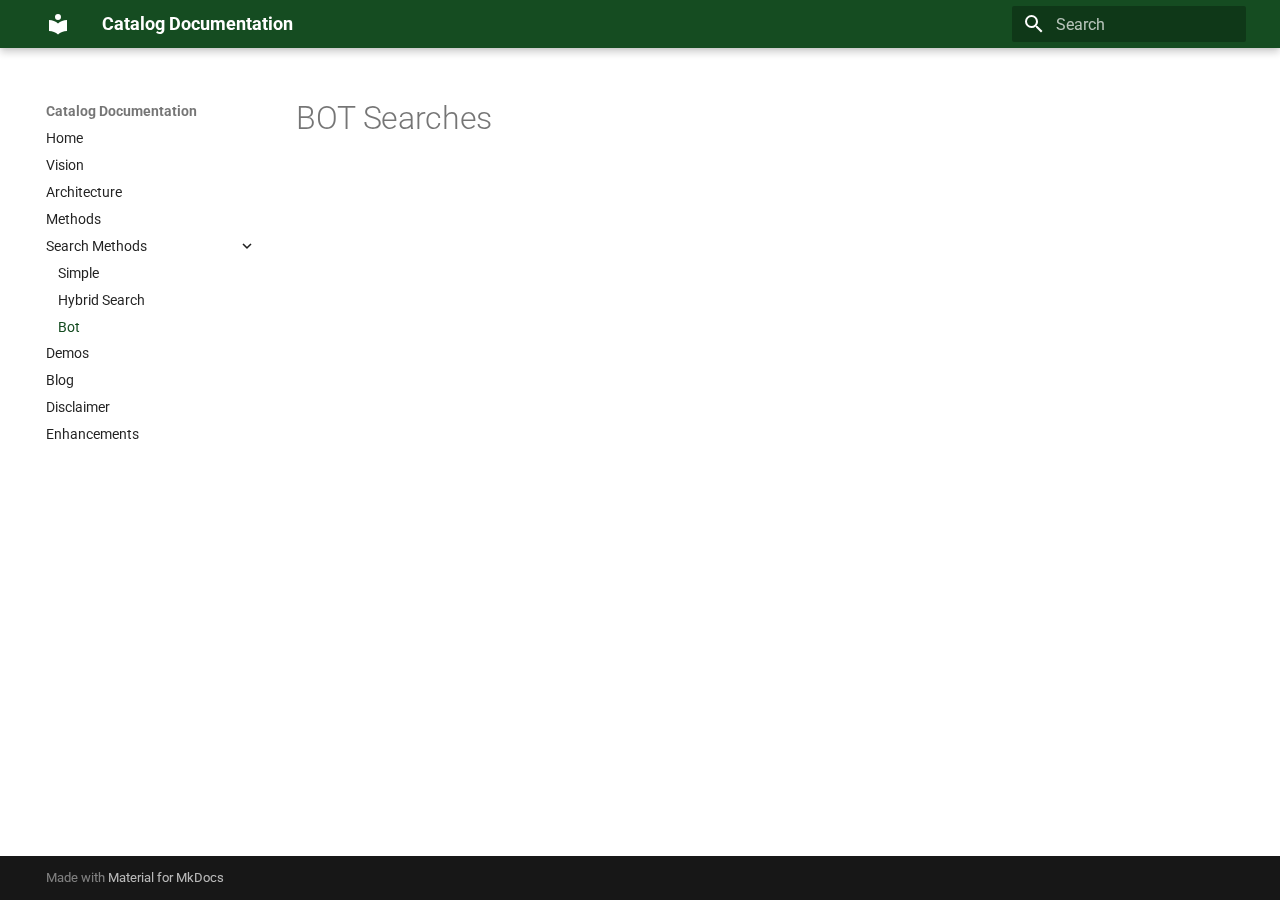
<file: search_methods/bot/index.html>
<!doctype html>
<html lang="en" class="no-js">
  <head>
    
      <meta charset="utf-8">
      <meta name="viewport" content="width=device-width,initial-scale=1">
      
      
      
      
        <link rel="prev" href="../hybrid_search/">
      
      
        <link rel="next" href="../../demos/">
      
      
        
      
      
      <link rel="icon" href="../../assets/images/favicon.png">
      <meta name="generator" content="mkdocs-1.6.1, mkdocs-material-9.7.1">
    
    
      
        <title>Bot - Catalog Documentation</title>
      
    
    
      <link rel="stylesheet" href="../../assets/stylesheets/main.484c7ddc.min.css">
      
        
        <link rel="stylesheet" href="../../assets/stylesheets/palette.ab4e12ef.min.css">
      
      


    
    
      
    
    
      
        
        
        <link rel="preconnect" href="https://fonts.gstatic.com" crossorigin>
        <link rel="stylesheet" href="https://fonts.googleapis.com/css?family=Roboto:300,300i,400,400i,700,700i%7CRoboto+Mono:400,400i,700,700i&display=fallback">
        <style>:root{--md-text-font:"Roboto";--md-code-font:"Roboto Mono"}</style>
      
    
    
      <link rel="stylesheet" href="../../stylesheets/extra.css">
    
      <link rel="stylesheet" href="../../css/terminal-player.css">
    
      <link rel="stylesheet" href="../../css/asciinema-player.css">
    
    <script>__md_scope=new URL("../..",location),__md_hash=e=>[...e].reduce(((e,_)=>(e<<5)-e+_.charCodeAt(0)),0),__md_get=(e,_=localStorage,t=__md_scope)=>JSON.parse(_.getItem(t.pathname+"."+e)),__md_set=(e,_,t=localStorage,a=__md_scope)=>{try{t.setItem(a.pathname+"."+e,JSON.stringify(_))}catch(e){}}</script>
    
      

    
    
  </head>
  
  
    
    
    
    
    
    <body dir="ltr" data-md-color-scheme="default" data-md-color-primary="custom" data-md-color-accent="indigo">
  
    
    <input class="md-toggle" data-md-toggle="drawer" type="checkbox" id="__drawer" autocomplete="off">
    <input class="md-toggle" data-md-toggle="search" type="checkbox" id="__search" autocomplete="off">
    <label class="md-overlay" for="__drawer"></label>
    <div data-md-component="skip">
      
        
        <a href="#bot-searches" class="md-skip">
          Skip to content
        </a>
      
    </div>
    <div data-md-component="announce">
      
    </div>
    
    
      

  

<header class="md-header md-header--shadow" data-md-component="header">
  <nav class="md-header__inner md-grid" aria-label="Header">
    <a href="../.." title="Catalog Documentation" class="md-header__button md-logo" aria-label="Catalog Documentation" data-md-component="logo">
      
  
  <svg xmlns="http://www.w3.org/2000/svg" viewBox="0 0 24 24"><path d="M12 8a3 3 0 0 0 3-3 3 3 0 0 0-3-3 3 3 0 0 0-3 3 3 3 0 0 0 3 3m0 3.54C9.64 9.35 6.5 8 3 8v11c3.5 0 6.64 1.35 9 3.54 2.36-2.19 5.5-3.54 9-3.54V8c-3.5 0-6.64 1.35-9 3.54"/></svg>

    </a>
    <label class="md-header__button md-icon" for="__drawer">
      
      <svg xmlns="http://www.w3.org/2000/svg" viewBox="0 0 24 24"><path d="M3 6h18v2H3zm0 5h18v2H3zm0 5h18v2H3z"/></svg>
    </label>
    <div class="md-header__title" data-md-component="header-title">
      <div class="md-header__ellipsis">
        <div class="md-header__topic">
          <span class="md-ellipsis">
            Catalog Documentation
          </span>
        </div>
        <div class="md-header__topic" data-md-component="header-topic">
          <span class="md-ellipsis">
            
              Bot
            
          </span>
        </div>
      </div>
    </div>
    
      
    
    
    
    
      
      
        <label class="md-header__button md-icon" for="__search">
          
          <svg xmlns="http://www.w3.org/2000/svg" viewBox="0 0 24 24"><path d="M9.5 3A6.5 6.5 0 0 1 16 9.5c0 1.61-.59 3.09-1.56 4.23l.27.27h.79l5 5-1.5 1.5-5-5v-.79l-.27-.27A6.52 6.52 0 0 1 9.5 16 6.5 6.5 0 0 1 3 9.5 6.5 6.5 0 0 1 9.5 3m0 2C7 5 5 7 5 9.5S7 14 9.5 14 14 12 14 9.5 12 5 9.5 5"/></svg>
        </label>
        <div class="md-search" data-md-component="search" role="dialog">
  <label class="md-search__overlay" for="__search"></label>
  <div class="md-search__inner" role="search">
    <form class="md-search__form" name="search">
      <input type="text" class="md-search__input" name="query" aria-label="Search" placeholder="Search" autocapitalize="off" autocorrect="off" autocomplete="off" spellcheck="false" data-md-component="search-query" required>
      <label class="md-search__icon md-icon" for="__search">
        
        <svg xmlns="http://www.w3.org/2000/svg" viewBox="0 0 24 24"><path d="M9.5 3A6.5 6.5 0 0 1 16 9.5c0 1.61-.59 3.09-1.56 4.23l.27.27h.79l5 5-1.5 1.5-5-5v-.79l-.27-.27A6.52 6.52 0 0 1 9.5 16 6.5 6.5 0 0 1 3 9.5 6.5 6.5 0 0 1 9.5 3m0 2C7 5 5 7 5 9.5S7 14 9.5 14 14 12 14 9.5 12 5 9.5 5"/></svg>
        
        <svg xmlns="http://www.w3.org/2000/svg" viewBox="0 0 24 24"><path d="M20 11v2H8l5.5 5.5-1.42 1.42L4.16 12l7.92-7.92L13.5 5.5 8 11z"/></svg>
      </label>
      <nav class="md-search__options" aria-label="Search">
        
        <button type="reset" class="md-search__icon md-icon" title="Clear" aria-label="Clear" tabindex="-1">
          
          <svg xmlns="http://www.w3.org/2000/svg" viewBox="0 0 24 24"><path d="M19 6.41 17.59 5 12 10.59 6.41 5 5 6.41 10.59 12 5 17.59 6.41 19 12 13.41 17.59 19 19 17.59 13.41 12z"/></svg>
        </button>
      </nav>
      
    </form>
    <div class="md-search__output">
      <div class="md-search__scrollwrap" tabindex="0" data-md-scrollfix>
        <div class="md-search-result" data-md-component="search-result">
          <div class="md-search-result__meta">
            Initializing search
          </div>
          <ol class="md-search-result__list" role="presentation"></ol>
        </div>
      </div>
    </div>
  </div>
</div>
      
    
    
  </nav>
  
</header>
    
    <div class="md-container" data-md-component="container">
      
      
        
          
        
      
      <main class="md-main" data-md-component="main">
        <div class="md-main__inner md-grid">
          
            
              
              <div class="md-sidebar md-sidebar--primary" data-md-component="sidebar" data-md-type="navigation" >
                <div class="md-sidebar__scrollwrap">
                  <div class="md-sidebar__inner">
                    



<nav class="md-nav md-nav--primary" aria-label="Navigation" data-md-level="0">
  <label class="md-nav__title" for="__drawer">
    <a href="../.." title="Catalog Documentation" class="md-nav__button md-logo" aria-label="Catalog Documentation" data-md-component="logo">
      
  
  <svg xmlns="http://www.w3.org/2000/svg" viewBox="0 0 24 24"><path d="M12 8a3 3 0 0 0 3-3 3 3 0 0 0-3-3 3 3 0 0 0-3 3 3 3 0 0 0 3 3m0 3.54C9.64 9.35 6.5 8 3 8v11c3.5 0 6.64 1.35 9 3.54 2.36-2.19 5.5-3.54 9-3.54V8c-3.5 0-6.64 1.35-9 3.54"/></svg>

    </a>
    Catalog Documentation
  </label>
  
  <ul class="md-nav__list" data-md-scrollfix>
    
      
      
  
  
  
  
    <li class="md-nav__item">
      <a href="../.." class="md-nav__link">
        
  
  
  <span class="md-ellipsis">
    
  
    Home
  

    
  </span>
  
  

      </a>
    </li>
  

    
      
      
  
  
  
  
    <li class="md-nav__item">
      <a href="../../vision/" class="md-nav__link">
        
  
  
  <span class="md-ellipsis">
    
  
    Vision
  

    
  </span>
  
  

      </a>
    </li>
  

    
      
      
  
  
  
  
    <li class="md-nav__item">
      <a href="../../architecture/" class="md-nav__link">
        
  
  
  <span class="md-ellipsis">
    
  
    Architecture
  

    
  </span>
  
  

      </a>
    </li>
  

    
      
      
  
  
  
  
    <li class="md-nav__item">
      <a href="../../methods/" class="md-nav__link">
        
  
  
  <span class="md-ellipsis">
    
  
    Methods
  

    
  </span>
  
  

      </a>
    </li>
  

    
      
      
  
  
    
  
  
  
    
    
    
    
    
    <li class="md-nav__item md-nav__item--active md-nav__item--nested">
      
        
        
        <input class="md-nav__toggle md-toggle " type="checkbox" id="__nav_5" checked>
        
          
          <label class="md-nav__link" for="__nav_5" id="__nav_5_label" tabindex="0">
            
  
  
  <span class="md-ellipsis">
    
  
    Search Methods
  

    
  </span>
  
  

            <span class="md-nav__icon md-icon"></span>
          </label>
        
        <nav class="md-nav" data-md-level="1" aria-labelledby="__nav_5_label" aria-expanded="true">
          <label class="md-nav__title" for="__nav_5">
            <span class="md-nav__icon md-icon"></span>
            
  
    Search Methods
  

          </label>
          <ul class="md-nav__list" data-md-scrollfix>
            
              
                
  
  
  
  
    <li class="md-nav__item">
      <a href="../simple/" class="md-nav__link">
        
  
  
  <span class="md-ellipsis">
    
  
    Simple
  

    
  </span>
  
  

      </a>
    </li>
  

              
            
              
                
  
  
  
  
    <li class="md-nav__item">
      <a href="../hybrid_search/" class="md-nav__link">
        
  
  
  <span class="md-ellipsis">
    
  
    Hybrid Search
  

    
  </span>
  
  

      </a>
    </li>
  

              
            
              
                
  
  
    
  
  
  
    <li class="md-nav__item md-nav__item--active">
      
      <input class="md-nav__toggle md-toggle" type="checkbox" id="__toc">
      
      
        
      
      
      <a href="./" class="md-nav__link md-nav__link--active">
        
  
  
  <span class="md-ellipsis">
    
  
    Bot
  

    
  </span>
  
  

      </a>
      
    </li>
  

              
            
          </ul>
        </nav>
      
    </li>
  

    
      
      
  
  
  
  
    <li class="md-nav__item">
      <a href="../../demos/" class="md-nav__link">
        
  
  
  <span class="md-ellipsis">
    
  
    Demos
  

    
  </span>
  
  

      </a>
    </li>
  

    
      
      
  
  
  
  
    <li class="md-nav__item">
      <a href="../../blog/" class="md-nav__link">
        
  
  
  <span class="md-ellipsis">
    
  
    Blog
  

    
  </span>
  
  

      </a>
    </li>
  

    
      
      
  
  
  
  
    <li class="md-nav__item">
      <a href="../../disclaimer/" class="md-nav__link">
        
  
  
  <span class="md-ellipsis">
    
  
    Disclaimer
  

    
  </span>
  
  

      </a>
    </li>
  

    
      
      
  
  
  
  
    <li class="md-nav__item">
      <a href="../../enhancements/" class="md-nav__link">
        
  
  
  <span class="md-ellipsis">
    
  
    Enhancements
  

    
  </span>
  
  

      </a>
    </li>
  

    
  </ul>
</nav>
                  </div>
                </div>
              </div>
            
            
              
              <div class="md-sidebar md-sidebar--secondary" data-md-component="sidebar" data-md-type="toc" >
                <div class="md-sidebar__scrollwrap">
                  <div class="md-sidebar__inner">
                    

<nav class="md-nav md-nav--secondary" aria-label="Table of contents">
  
  
  
    
  
  
</nav>
                  </div>
                </div>
              </div>
            
          
          
            <div class="md-content" data-md-component="content">
              
              <article class="md-content__inner md-typeset">
                
                  



<h1 id="bot-searches">BOT Searches</h1>












                
              </article>
            </div>
          
          
<script>var target=document.getElementById(location.hash.slice(1));target&&target.name&&(target.checked=target.name.startsWith("__tabbed_"))</script>
        </div>
        
      </main>
      
        <footer class="md-footer">
  
  <div class="md-footer-meta md-typeset">
    <div class="md-footer-meta__inner md-grid">
      <div class="md-copyright">
  
  
    Made with
    <a href="https://squidfunk.github.io/mkdocs-material/" target="_blank" rel="noopener">
      Material for MkDocs
    </a>
  
</div>
      
    </div>
  </div>
</footer>
      
    </div>
    <div class="md-dialog" data-md-component="dialog">
      <div class="md-dialog__inner md-typeset"></div>
    </div>
    
    
    
      
      
      <script id="__config" type="application/json">{"annotate": null, "base": "../..", "features": [], "search": "../../assets/javascripts/workers/search.2c215733.min.js", "tags": null, "translations": {"clipboard.copied": "Copied to clipboard", "clipboard.copy": "Copy to clipboard", "search.result.more.one": "1 more on this page", "search.result.more.other": "# more on this page", "search.result.none": "No matching documents", "search.result.one": "1 matching document", "search.result.other": "# matching documents", "search.result.placeholder": "Type to start searching", "search.result.term.missing": "Missing", "select.version": "Select version"}, "version": null}</script>
    
    
      <script src="../../assets/javascripts/bundle.79ae519e.min.js"></script>
      
        <script src="../../js/asciinema-player.min.js"></script>
      
    
  </body>
</html>
</file>
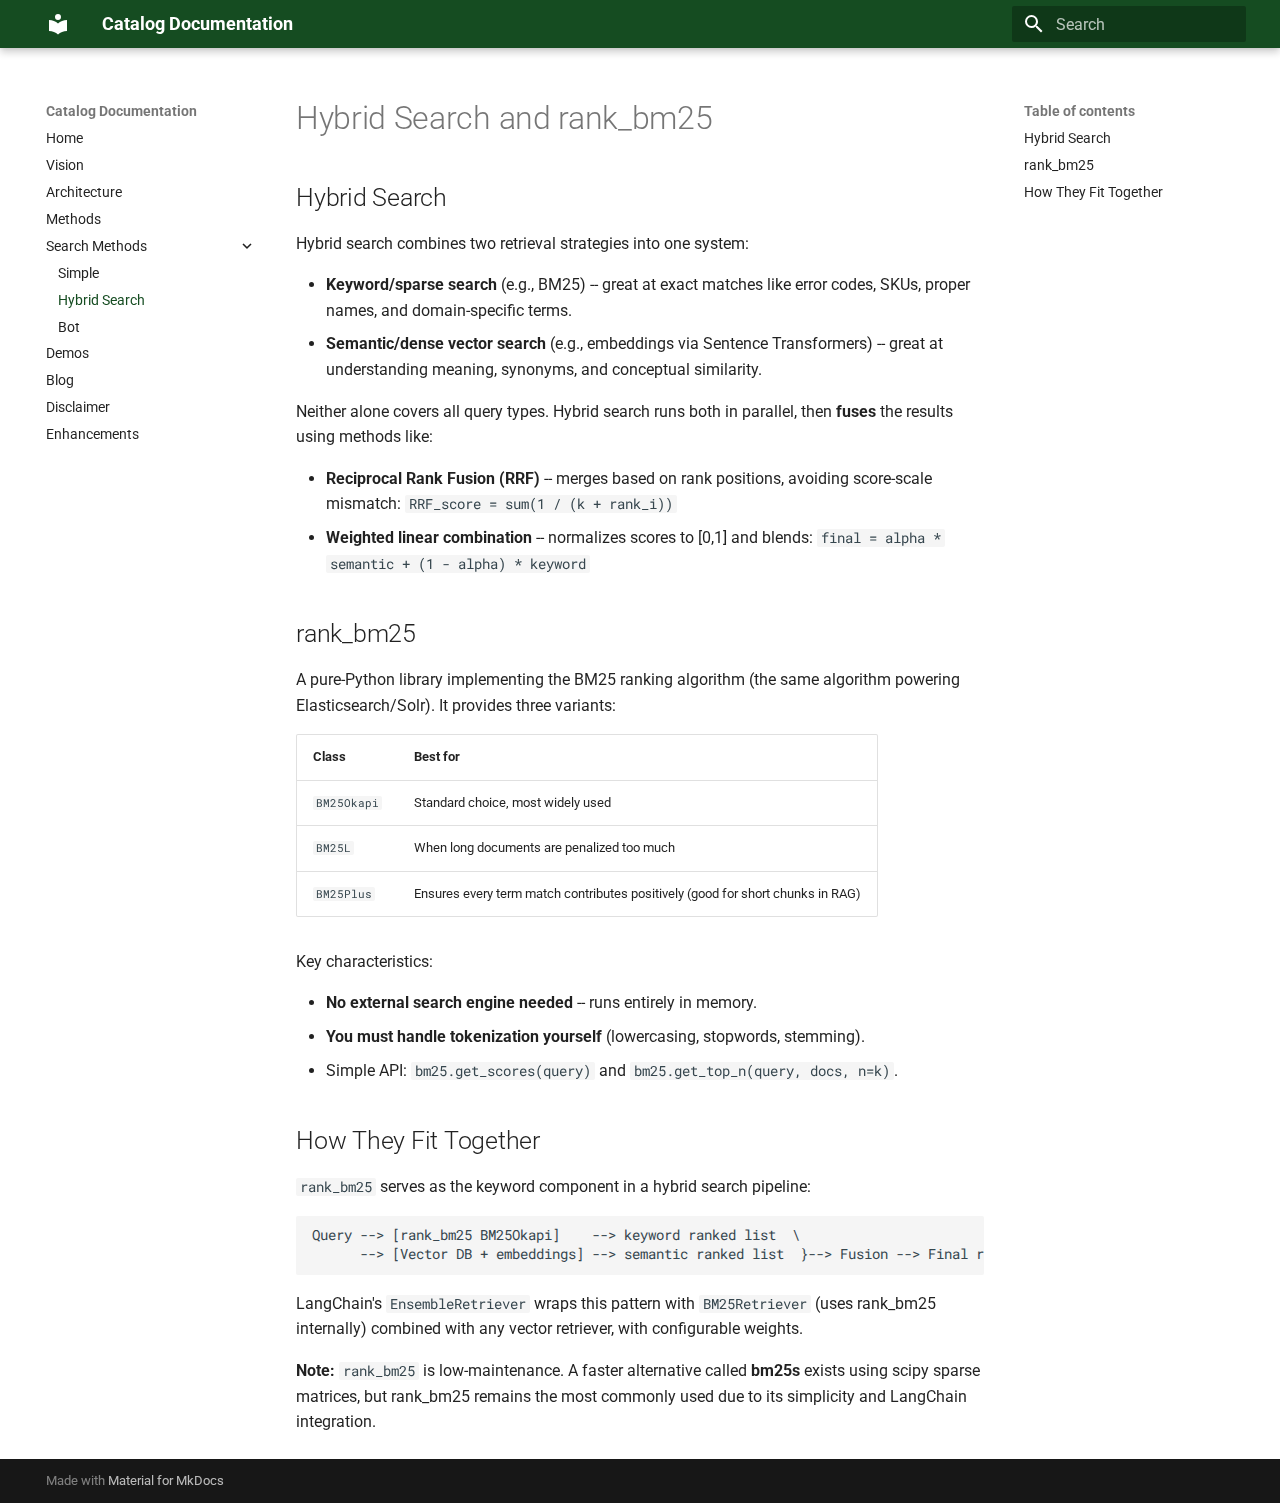
<file: search_methods/hybrid_search/index.html>
<!doctype html>
<html lang="en" class="no-js">
  <head>
    
      <meta charset="utf-8">
      <meta name="viewport" content="width=device-width,initial-scale=1">
      
      
      
      
        <link rel="prev" href="../simple/">
      
      
        <link rel="next" href="../bot/">
      
      
        
      
      
      <link rel="icon" href="../../assets/images/favicon.png">
      <meta name="generator" content="mkdocs-1.6.1, mkdocs-material-9.7.1">
    
    
      
        <title>Hybrid Search - Catalog Documentation</title>
      
    
    
      <link rel="stylesheet" href="../../assets/stylesheets/main.484c7ddc.min.css">
      
        
        <link rel="stylesheet" href="../../assets/stylesheets/palette.ab4e12ef.min.css">
      
      


    
    
      
    
    
      
        
        
        <link rel="preconnect" href="https://fonts.gstatic.com" crossorigin>
        <link rel="stylesheet" href="https://fonts.googleapis.com/css?family=Roboto:300,300i,400,400i,700,700i%7CRoboto+Mono:400,400i,700,700i&display=fallback">
        <style>:root{--md-text-font:"Roboto";--md-code-font:"Roboto Mono"}</style>
      
    
    
      <link rel="stylesheet" href="../../stylesheets/extra.css">
    
      <link rel="stylesheet" href="../../css/terminal-player.css">
    
      <link rel="stylesheet" href="../../css/asciinema-player.css">
    
    <script>__md_scope=new URL("../..",location),__md_hash=e=>[...e].reduce(((e,_)=>(e<<5)-e+_.charCodeAt(0)),0),__md_get=(e,_=localStorage,t=__md_scope)=>JSON.parse(_.getItem(t.pathname+"."+e)),__md_set=(e,_,t=localStorage,a=__md_scope)=>{try{t.setItem(a.pathname+"."+e,JSON.stringify(_))}catch(e){}}</script>
    
      

    
    
  </head>
  
  
    
    
    
    
    
    <body dir="ltr" data-md-color-scheme="default" data-md-color-primary="custom" data-md-color-accent="indigo">
  
    
    <input class="md-toggle" data-md-toggle="drawer" type="checkbox" id="__drawer" autocomplete="off">
    <input class="md-toggle" data-md-toggle="search" type="checkbox" id="__search" autocomplete="off">
    <label class="md-overlay" for="__drawer"></label>
    <div data-md-component="skip">
      
        
        <a href="#hybrid-search-and-rank_bm25" class="md-skip">
          Skip to content
        </a>
      
    </div>
    <div data-md-component="announce">
      
    </div>
    
    
      

  

<header class="md-header md-header--shadow" data-md-component="header">
  <nav class="md-header__inner md-grid" aria-label="Header">
    <a href="../.." title="Catalog Documentation" class="md-header__button md-logo" aria-label="Catalog Documentation" data-md-component="logo">
      
  
  <svg xmlns="http://www.w3.org/2000/svg" viewBox="0 0 24 24"><path d="M12 8a3 3 0 0 0 3-3 3 3 0 0 0-3-3 3 3 0 0 0-3 3 3 3 0 0 0 3 3m0 3.54C9.64 9.35 6.5 8 3 8v11c3.5 0 6.64 1.35 9 3.54 2.36-2.19 5.5-3.54 9-3.54V8c-3.5 0-6.64 1.35-9 3.54"/></svg>

    </a>
    <label class="md-header__button md-icon" for="__drawer">
      
      <svg xmlns="http://www.w3.org/2000/svg" viewBox="0 0 24 24"><path d="M3 6h18v2H3zm0 5h18v2H3zm0 5h18v2H3z"/></svg>
    </label>
    <div class="md-header__title" data-md-component="header-title">
      <div class="md-header__ellipsis">
        <div class="md-header__topic">
          <span class="md-ellipsis">
            Catalog Documentation
          </span>
        </div>
        <div class="md-header__topic" data-md-component="header-topic">
          <span class="md-ellipsis">
            
              Hybrid Search
            
          </span>
        </div>
      </div>
    </div>
    
      
    
    
    
    
      
      
        <label class="md-header__button md-icon" for="__search">
          
          <svg xmlns="http://www.w3.org/2000/svg" viewBox="0 0 24 24"><path d="M9.5 3A6.5 6.5 0 0 1 16 9.5c0 1.61-.59 3.09-1.56 4.23l.27.27h.79l5 5-1.5 1.5-5-5v-.79l-.27-.27A6.52 6.52 0 0 1 9.5 16 6.5 6.5 0 0 1 3 9.5 6.5 6.5 0 0 1 9.5 3m0 2C7 5 5 7 5 9.5S7 14 9.5 14 14 12 14 9.5 12 5 9.5 5"/></svg>
        </label>
        <div class="md-search" data-md-component="search" role="dialog">
  <label class="md-search__overlay" for="__search"></label>
  <div class="md-search__inner" role="search">
    <form class="md-search__form" name="search">
      <input type="text" class="md-search__input" name="query" aria-label="Search" placeholder="Search" autocapitalize="off" autocorrect="off" autocomplete="off" spellcheck="false" data-md-component="search-query" required>
      <label class="md-search__icon md-icon" for="__search">
        
        <svg xmlns="http://www.w3.org/2000/svg" viewBox="0 0 24 24"><path d="M9.5 3A6.5 6.5 0 0 1 16 9.5c0 1.61-.59 3.09-1.56 4.23l.27.27h.79l5 5-1.5 1.5-5-5v-.79l-.27-.27A6.52 6.52 0 0 1 9.5 16 6.5 6.5 0 0 1 3 9.5 6.5 6.5 0 0 1 9.5 3m0 2C7 5 5 7 5 9.5S7 14 9.5 14 14 12 14 9.5 12 5 9.5 5"/></svg>
        
        <svg xmlns="http://www.w3.org/2000/svg" viewBox="0 0 24 24"><path d="M20 11v2H8l5.5 5.5-1.42 1.42L4.16 12l7.92-7.92L13.5 5.5 8 11z"/></svg>
      </label>
      <nav class="md-search__options" aria-label="Search">
        
        <button type="reset" class="md-search__icon md-icon" title="Clear" aria-label="Clear" tabindex="-1">
          
          <svg xmlns="http://www.w3.org/2000/svg" viewBox="0 0 24 24"><path d="M19 6.41 17.59 5 12 10.59 6.41 5 5 6.41 10.59 12 5 17.59 6.41 19 12 13.41 17.59 19 19 17.59 13.41 12z"/></svg>
        </button>
      </nav>
      
    </form>
    <div class="md-search__output">
      <div class="md-search__scrollwrap" tabindex="0" data-md-scrollfix>
        <div class="md-search-result" data-md-component="search-result">
          <div class="md-search-result__meta">
            Initializing search
          </div>
          <ol class="md-search-result__list" role="presentation"></ol>
        </div>
      </div>
    </div>
  </div>
</div>
      
    
    
  </nav>
  
</header>
    
    <div class="md-container" data-md-component="container">
      
      
        
          
        
      
      <main class="md-main" data-md-component="main">
        <div class="md-main__inner md-grid">
          
            
              
              <div class="md-sidebar md-sidebar--primary" data-md-component="sidebar" data-md-type="navigation" >
                <div class="md-sidebar__scrollwrap">
                  <div class="md-sidebar__inner">
                    



<nav class="md-nav md-nav--primary" aria-label="Navigation" data-md-level="0">
  <label class="md-nav__title" for="__drawer">
    <a href="../.." title="Catalog Documentation" class="md-nav__button md-logo" aria-label="Catalog Documentation" data-md-component="logo">
      
  
  <svg xmlns="http://www.w3.org/2000/svg" viewBox="0 0 24 24"><path d="M12 8a3 3 0 0 0 3-3 3 3 0 0 0-3-3 3 3 0 0 0-3 3 3 3 0 0 0 3 3m0 3.54C9.64 9.35 6.5 8 3 8v11c3.5 0 6.64 1.35 9 3.54 2.36-2.19 5.5-3.54 9-3.54V8c-3.5 0-6.64 1.35-9 3.54"/></svg>

    </a>
    Catalog Documentation
  </label>
  
  <ul class="md-nav__list" data-md-scrollfix>
    
      
      
  
  
  
  
    <li class="md-nav__item">
      <a href="../.." class="md-nav__link">
        
  
  
  <span class="md-ellipsis">
    
  
    Home
  

    
  </span>
  
  

      </a>
    </li>
  

    
      
      
  
  
  
  
    <li class="md-nav__item">
      <a href="../../vision/" class="md-nav__link">
        
  
  
  <span class="md-ellipsis">
    
  
    Vision
  

    
  </span>
  
  

      </a>
    </li>
  

    
      
      
  
  
  
  
    <li class="md-nav__item">
      <a href="../../architecture/" class="md-nav__link">
        
  
  
  <span class="md-ellipsis">
    
  
    Architecture
  

    
  </span>
  
  

      </a>
    </li>
  

    
      
      
  
  
  
  
    <li class="md-nav__item">
      <a href="../../methods/" class="md-nav__link">
        
  
  
  <span class="md-ellipsis">
    
  
    Methods
  

    
  </span>
  
  

      </a>
    </li>
  

    
      
      
  
  
    
  
  
  
    
    
    
    
    
    <li class="md-nav__item md-nav__item--active md-nav__item--nested">
      
        
        
        <input class="md-nav__toggle md-toggle " type="checkbox" id="__nav_5" checked>
        
          
          <label class="md-nav__link" for="__nav_5" id="__nav_5_label" tabindex="0">
            
  
  
  <span class="md-ellipsis">
    
  
    Search Methods
  

    
  </span>
  
  

            <span class="md-nav__icon md-icon"></span>
          </label>
        
        <nav class="md-nav" data-md-level="1" aria-labelledby="__nav_5_label" aria-expanded="true">
          <label class="md-nav__title" for="__nav_5">
            <span class="md-nav__icon md-icon"></span>
            
  
    Search Methods
  

          </label>
          <ul class="md-nav__list" data-md-scrollfix>
            
              
                
  
  
  
  
    <li class="md-nav__item">
      <a href="../simple/" class="md-nav__link">
        
  
  
  <span class="md-ellipsis">
    
  
    Simple
  

    
  </span>
  
  

      </a>
    </li>
  

              
            
              
                
  
  
    
  
  
  
    <li class="md-nav__item md-nav__item--active">
      
      <input class="md-nav__toggle md-toggle" type="checkbox" id="__toc">
      
      
        
      
      
        <label class="md-nav__link md-nav__link--active" for="__toc">
          
  
  
  <span class="md-ellipsis">
    
  
    Hybrid Search
  

    
  </span>
  
  

          <span class="md-nav__icon md-icon"></span>
        </label>
      
      <a href="./" class="md-nav__link md-nav__link--active">
        
  
  
  <span class="md-ellipsis">
    
  
    Hybrid Search
  

    
  </span>
  
  

      </a>
      
        

<nav class="md-nav md-nav--secondary" aria-label="Table of contents">
  
  
  
    
  
  
    <label class="md-nav__title" for="__toc">
      <span class="md-nav__icon md-icon"></span>
      Table of contents
    </label>
    <ul class="md-nav__list" data-md-component="toc" data-md-scrollfix>
      
        <li class="md-nav__item">
  <a href="#hybrid-search" class="md-nav__link">
    <span class="md-ellipsis">
      
        Hybrid Search
      
    </span>
  </a>
  
</li>
      
        <li class="md-nav__item">
  <a href="#rank_bm25" class="md-nav__link">
    <span class="md-ellipsis">
      
        rank_bm25
      
    </span>
  </a>
  
</li>
      
        <li class="md-nav__item">
  <a href="#how-they-fit-together" class="md-nav__link">
    <span class="md-ellipsis">
      
        How They Fit Together
      
    </span>
  </a>
  
</li>
      
    </ul>
  
</nav>
      
    </li>
  

              
            
              
                
  
  
  
  
    <li class="md-nav__item">
      <a href="../bot/" class="md-nav__link">
        
  
  
  <span class="md-ellipsis">
    
  
    Bot
  

    
  </span>
  
  

      </a>
    </li>
  

              
            
          </ul>
        </nav>
      
    </li>
  

    
      
      
  
  
  
  
    <li class="md-nav__item">
      <a href="../../demos/" class="md-nav__link">
        
  
  
  <span class="md-ellipsis">
    
  
    Demos
  

    
  </span>
  
  

      </a>
    </li>
  

    
      
      
  
  
  
  
    <li class="md-nav__item">
      <a href="../../blog/" class="md-nav__link">
        
  
  
  <span class="md-ellipsis">
    
  
    Blog
  

    
  </span>
  
  

      </a>
    </li>
  

    
      
      
  
  
  
  
    <li class="md-nav__item">
      <a href="../../disclaimer/" class="md-nav__link">
        
  
  
  <span class="md-ellipsis">
    
  
    Disclaimer
  

    
  </span>
  
  

      </a>
    </li>
  

    
      
      
  
  
  
  
    <li class="md-nav__item">
      <a href="../../enhancements/" class="md-nav__link">
        
  
  
  <span class="md-ellipsis">
    
  
    Enhancements
  

    
  </span>
  
  

      </a>
    </li>
  

    
  </ul>
</nav>
                  </div>
                </div>
              </div>
            
            
              
              <div class="md-sidebar md-sidebar--secondary" data-md-component="sidebar" data-md-type="toc" >
                <div class="md-sidebar__scrollwrap">
                  <div class="md-sidebar__inner">
                    

<nav class="md-nav md-nav--secondary" aria-label="Table of contents">
  
  
  
    
  
  
    <label class="md-nav__title" for="__toc">
      <span class="md-nav__icon md-icon"></span>
      Table of contents
    </label>
    <ul class="md-nav__list" data-md-component="toc" data-md-scrollfix>
      
        <li class="md-nav__item">
  <a href="#hybrid-search" class="md-nav__link">
    <span class="md-ellipsis">
      
        Hybrid Search
      
    </span>
  </a>
  
</li>
      
        <li class="md-nav__item">
  <a href="#rank_bm25" class="md-nav__link">
    <span class="md-ellipsis">
      
        rank_bm25
      
    </span>
  </a>
  
</li>
      
        <li class="md-nav__item">
  <a href="#how-they-fit-together" class="md-nav__link">
    <span class="md-ellipsis">
      
        How They Fit Together
      
    </span>
  </a>
  
</li>
      
    </ul>
  
</nav>
                  </div>
                </div>
              </div>
            
          
          
            <div class="md-content" data-md-component="content">
              
              <article class="md-content__inner md-typeset">
                
                  



<h1 id="hybrid-search-and-rank_bm25">Hybrid Search and rank_bm25</h1>
<h2 id="hybrid-search">Hybrid Search</h2>
<p>Hybrid search combines two retrieval strategies into one system:</p>
<ul>
<li><strong>Keyword/sparse search</strong> (e.g., BM25) -- great at exact matches like error codes, SKUs, proper names, and domain-specific terms.</li>
<li><strong>Semantic/dense vector search</strong> (e.g., embeddings via Sentence Transformers) -- great at understanding meaning, synonyms, and conceptual similarity.</li>
</ul>
<p>Neither alone covers all query types. Hybrid search runs both in parallel, then <strong>fuses</strong> the results using methods like:</p>
<ul>
<li><strong>Reciprocal Rank Fusion (RRF)</strong> -- merges based on rank positions, avoiding score-scale mismatch: <code>RRF_score = sum(1 / (k + rank_i))</code></li>
<li><strong>Weighted linear combination</strong> -- normalizes scores to [0,1] and blends: <code>final = alpha * semantic + (1 - alpha) * keyword</code></li>
</ul>
<h2 id="rank_bm25">rank_bm25</h2>
<p>A pure-Python library implementing the BM25 ranking algorithm (the same algorithm powering Elasticsearch/Solr). It provides three variants:</p>
<table>
<thead>
<tr>
<th>Class</th>
<th>Best for</th>
</tr>
</thead>
<tbody>
<tr>
<td><code>BM25Okapi</code></td>
<td>Standard choice, most widely used</td>
</tr>
<tr>
<td><code>BM25L</code></td>
<td>When long documents are penalized too much</td>
</tr>
<tr>
<td><code>BM25Plus</code></td>
<td>Ensures every term match contributes positively (good for short chunks in RAG)</td>
</tr>
</tbody>
</table>
<p>Key characteristics:</p>
<ul>
<li><strong>No external search engine needed</strong> -- runs entirely in memory.</li>
<li><strong>You must handle tokenization yourself</strong> (lowercasing, stopwords, stemming).</li>
<li>Simple API: <code>bm25.get_scores(query)</code> and <code>bm25.get_top_n(query, docs, n=k)</code>.</li>
</ul>
<h2 id="how-they-fit-together">How They Fit Together</h2>
<p><code>rank_bm25</code> serves as the keyword component in a hybrid search pipeline:</p>
<pre><code>Query --&gt; [rank_bm25 BM25Okapi]    --&gt; keyword ranked list  \
      --&gt; [Vector DB + embeddings] --&gt; semantic ranked list  }--&gt; Fusion --&gt; Final results
</code></pre>
<p>LangChain's <code>EnsembleRetriever</code> wraps this pattern with <code>BM25Retriever</code> (uses rank_bm25 internally) combined with any vector retriever, with configurable weights.</p>
<p><strong>Note:</strong> <code>rank_bm25</code> is low-maintenance. A faster alternative called <strong>bm25s</strong> exists using scipy sparse matrices, but rank_bm25 remains the most commonly used due to its simplicity and LangChain integration.</p>












                
              </article>
            </div>
          
          
<script>var target=document.getElementById(location.hash.slice(1));target&&target.name&&(target.checked=target.name.startsWith("__tabbed_"))</script>
        </div>
        
      </main>
      
        <footer class="md-footer">
  
  <div class="md-footer-meta md-typeset">
    <div class="md-footer-meta__inner md-grid">
      <div class="md-copyright">
  
  
    Made with
    <a href="https://squidfunk.github.io/mkdocs-material/" target="_blank" rel="noopener">
      Material for MkDocs
    </a>
  
</div>
      
    </div>
  </div>
</footer>
      
    </div>
    <div class="md-dialog" data-md-component="dialog">
      <div class="md-dialog__inner md-typeset"></div>
    </div>
    
    
    
      
      
      <script id="__config" type="application/json">{"annotate": null, "base": "../..", "features": [], "search": "../../assets/javascripts/workers/search.2c215733.min.js", "tags": null, "translations": {"clipboard.copied": "Copied to clipboard", "clipboard.copy": "Copy to clipboard", "search.result.more.one": "1 more on this page", "search.result.more.other": "# more on this page", "search.result.none": "No matching documents", "search.result.one": "1 matching document", "search.result.other": "# matching documents", "search.result.placeholder": "Type to start searching", "search.result.term.missing": "Missing", "select.version": "Select version"}, "version": null}</script>
    
    
      <script src="../../assets/javascripts/bundle.79ae519e.min.js"></script>
      
        <script src="../../js/asciinema-player.min.js"></script>
      
    
  </body>
</html>
</file>
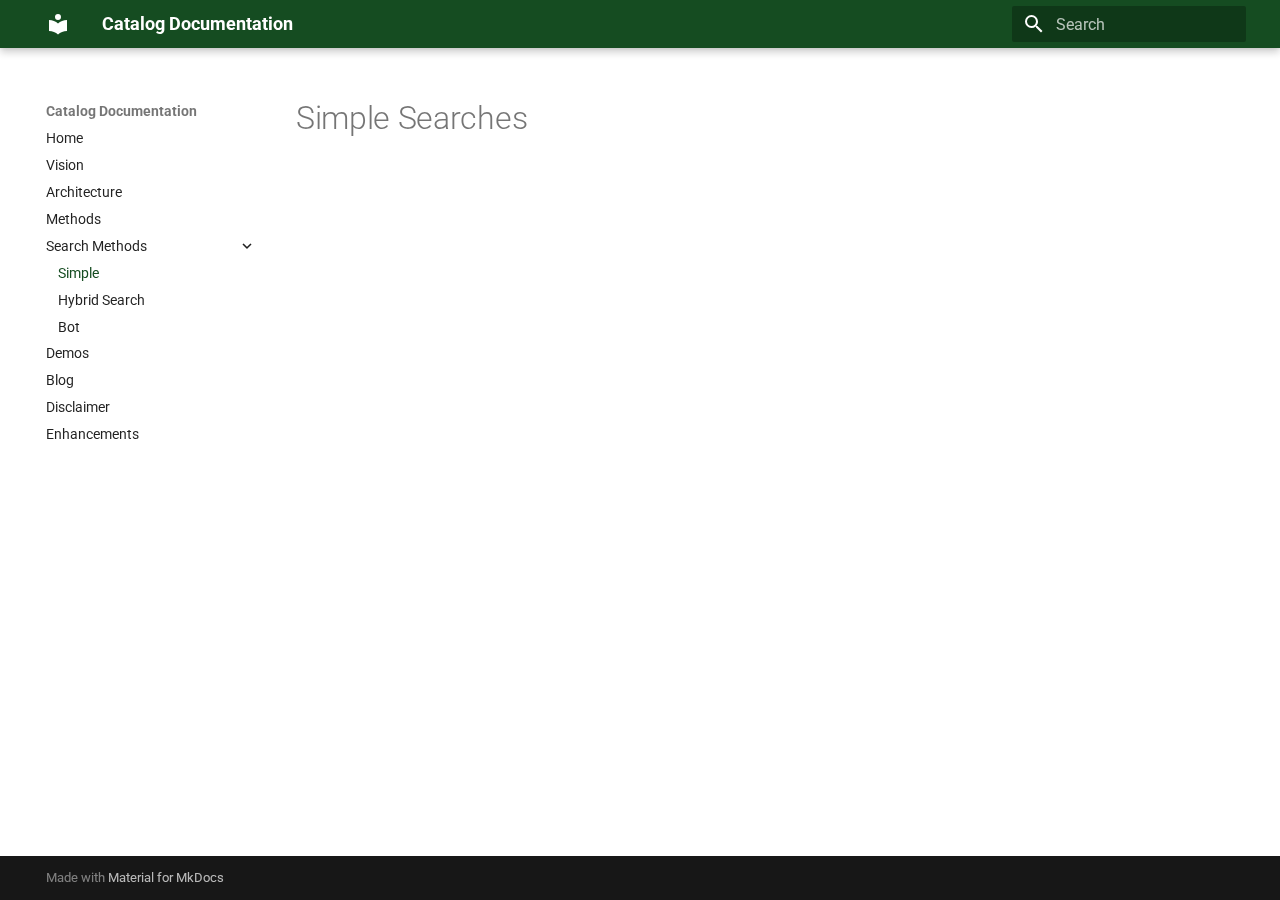
<file: search_methods/simple/index.html>
<!doctype html>
<html lang="en" class="no-js">
  <head>
    
      <meta charset="utf-8">
      <meta name="viewport" content="width=device-width,initial-scale=1">
      
      
      
      
        <link rel="prev" href="../../methods/">
      
      
        <link rel="next" href="../hybrid_search/">
      
      
        
      
      
      <link rel="icon" href="../../assets/images/favicon.png">
      <meta name="generator" content="mkdocs-1.6.1, mkdocs-material-9.7.1">
    
    
      
        <title>Simple - Catalog Documentation</title>
      
    
    
      <link rel="stylesheet" href="../../assets/stylesheets/main.484c7ddc.min.css">
      
        
        <link rel="stylesheet" href="../../assets/stylesheets/palette.ab4e12ef.min.css">
      
      


    
    
      
    
    
      
        
        
        <link rel="preconnect" href="https://fonts.gstatic.com" crossorigin>
        <link rel="stylesheet" href="https://fonts.googleapis.com/css?family=Roboto:300,300i,400,400i,700,700i%7CRoboto+Mono:400,400i,700,700i&display=fallback">
        <style>:root{--md-text-font:"Roboto";--md-code-font:"Roboto Mono"}</style>
      
    
    
      <link rel="stylesheet" href="../../stylesheets/extra.css">
    
      <link rel="stylesheet" href="../../css/terminal-player.css">
    
      <link rel="stylesheet" href="../../css/asciinema-player.css">
    
    <script>__md_scope=new URL("../..",location),__md_hash=e=>[...e].reduce(((e,_)=>(e<<5)-e+_.charCodeAt(0)),0),__md_get=(e,_=localStorage,t=__md_scope)=>JSON.parse(_.getItem(t.pathname+"."+e)),__md_set=(e,_,t=localStorage,a=__md_scope)=>{try{t.setItem(a.pathname+"."+e,JSON.stringify(_))}catch(e){}}</script>
    
      

    
    
  </head>
  
  
    
    
    
    
    
    <body dir="ltr" data-md-color-scheme="default" data-md-color-primary="custom" data-md-color-accent="indigo">
  
    
    <input class="md-toggle" data-md-toggle="drawer" type="checkbox" id="__drawer" autocomplete="off">
    <input class="md-toggle" data-md-toggle="search" type="checkbox" id="__search" autocomplete="off">
    <label class="md-overlay" for="__drawer"></label>
    <div data-md-component="skip">
      
        
        <a href="#simple-searches" class="md-skip">
          Skip to content
        </a>
      
    </div>
    <div data-md-component="announce">
      
    </div>
    
    
      

  

<header class="md-header md-header--shadow" data-md-component="header">
  <nav class="md-header__inner md-grid" aria-label="Header">
    <a href="../.." title="Catalog Documentation" class="md-header__button md-logo" aria-label="Catalog Documentation" data-md-component="logo">
      
  
  <svg xmlns="http://www.w3.org/2000/svg" viewBox="0 0 24 24"><path d="M12 8a3 3 0 0 0 3-3 3 3 0 0 0-3-3 3 3 0 0 0-3 3 3 3 0 0 0 3 3m0 3.54C9.64 9.35 6.5 8 3 8v11c3.5 0 6.64 1.35 9 3.54 2.36-2.19 5.5-3.54 9-3.54V8c-3.5 0-6.64 1.35-9 3.54"/></svg>

    </a>
    <label class="md-header__button md-icon" for="__drawer">
      
      <svg xmlns="http://www.w3.org/2000/svg" viewBox="0 0 24 24"><path d="M3 6h18v2H3zm0 5h18v2H3zm0 5h18v2H3z"/></svg>
    </label>
    <div class="md-header__title" data-md-component="header-title">
      <div class="md-header__ellipsis">
        <div class="md-header__topic">
          <span class="md-ellipsis">
            Catalog Documentation
          </span>
        </div>
        <div class="md-header__topic" data-md-component="header-topic">
          <span class="md-ellipsis">
            
              Simple
            
          </span>
        </div>
      </div>
    </div>
    
      
    
    
    
    
      
      
        <label class="md-header__button md-icon" for="__search">
          
          <svg xmlns="http://www.w3.org/2000/svg" viewBox="0 0 24 24"><path d="M9.5 3A6.5 6.5 0 0 1 16 9.5c0 1.61-.59 3.09-1.56 4.23l.27.27h.79l5 5-1.5 1.5-5-5v-.79l-.27-.27A6.52 6.52 0 0 1 9.5 16 6.5 6.5 0 0 1 3 9.5 6.5 6.5 0 0 1 9.5 3m0 2C7 5 5 7 5 9.5S7 14 9.5 14 14 12 14 9.5 12 5 9.5 5"/></svg>
        </label>
        <div class="md-search" data-md-component="search" role="dialog">
  <label class="md-search__overlay" for="__search"></label>
  <div class="md-search__inner" role="search">
    <form class="md-search__form" name="search">
      <input type="text" class="md-search__input" name="query" aria-label="Search" placeholder="Search" autocapitalize="off" autocorrect="off" autocomplete="off" spellcheck="false" data-md-component="search-query" required>
      <label class="md-search__icon md-icon" for="__search">
        
        <svg xmlns="http://www.w3.org/2000/svg" viewBox="0 0 24 24"><path d="M9.5 3A6.5 6.5 0 0 1 16 9.5c0 1.61-.59 3.09-1.56 4.23l.27.27h.79l5 5-1.5 1.5-5-5v-.79l-.27-.27A6.52 6.52 0 0 1 9.5 16 6.5 6.5 0 0 1 3 9.5 6.5 6.5 0 0 1 9.5 3m0 2C7 5 5 7 5 9.5S7 14 9.5 14 14 12 14 9.5 12 5 9.5 5"/></svg>
        
        <svg xmlns="http://www.w3.org/2000/svg" viewBox="0 0 24 24"><path d="M20 11v2H8l5.5 5.5-1.42 1.42L4.16 12l7.92-7.92L13.5 5.5 8 11z"/></svg>
      </label>
      <nav class="md-search__options" aria-label="Search">
        
        <button type="reset" class="md-search__icon md-icon" title="Clear" aria-label="Clear" tabindex="-1">
          
          <svg xmlns="http://www.w3.org/2000/svg" viewBox="0 0 24 24"><path d="M19 6.41 17.59 5 12 10.59 6.41 5 5 6.41 10.59 12 5 17.59 6.41 19 12 13.41 17.59 19 19 17.59 13.41 12z"/></svg>
        </button>
      </nav>
      
    </form>
    <div class="md-search__output">
      <div class="md-search__scrollwrap" tabindex="0" data-md-scrollfix>
        <div class="md-search-result" data-md-component="search-result">
          <div class="md-search-result__meta">
            Initializing search
          </div>
          <ol class="md-search-result__list" role="presentation"></ol>
        </div>
      </div>
    </div>
  </div>
</div>
      
    
    
  </nav>
  
</header>
    
    <div class="md-container" data-md-component="container">
      
      
        
          
        
      
      <main class="md-main" data-md-component="main">
        <div class="md-main__inner md-grid">
          
            
              
              <div class="md-sidebar md-sidebar--primary" data-md-component="sidebar" data-md-type="navigation" >
                <div class="md-sidebar__scrollwrap">
                  <div class="md-sidebar__inner">
                    



<nav class="md-nav md-nav--primary" aria-label="Navigation" data-md-level="0">
  <label class="md-nav__title" for="__drawer">
    <a href="../.." title="Catalog Documentation" class="md-nav__button md-logo" aria-label="Catalog Documentation" data-md-component="logo">
      
  
  <svg xmlns="http://www.w3.org/2000/svg" viewBox="0 0 24 24"><path d="M12 8a3 3 0 0 0 3-3 3 3 0 0 0-3-3 3 3 0 0 0-3 3 3 3 0 0 0 3 3m0 3.54C9.64 9.35 6.5 8 3 8v11c3.5 0 6.64 1.35 9 3.54 2.36-2.19 5.5-3.54 9-3.54V8c-3.5 0-6.64 1.35-9 3.54"/></svg>

    </a>
    Catalog Documentation
  </label>
  
  <ul class="md-nav__list" data-md-scrollfix>
    
      
      
  
  
  
  
    <li class="md-nav__item">
      <a href="../.." class="md-nav__link">
        
  
  
  <span class="md-ellipsis">
    
  
    Home
  

    
  </span>
  
  

      </a>
    </li>
  

    
      
      
  
  
  
  
    <li class="md-nav__item">
      <a href="../../vision/" class="md-nav__link">
        
  
  
  <span class="md-ellipsis">
    
  
    Vision
  

    
  </span>
  
  

      </a>
    </li>
  

    
      
      
  
  
  
  
    <li class="md-nav__item">
      <a href="../../architecture/" class="md-nav__link">
        
  
  
  <span class="md-ellipsis">
    
  
    Architecture
  

    
  </span>
  
  

      </a>
    </li>
  

    
      
      
  
  
  
  
    <li class="md-nav__item">
      <a href="../../methods/" class="md-nav__link">
        
  
  
  <span class="md-ellipsis">
    
  
    Methods
  

    
  </span>
  
  

      </a>
    </li>
  

    
      
      
  
  
    
  
  
  
    
    
    
    
    
    <li class="md-nav__item md-nav__item--active md-nav__item--nested">
      
        
        
        <input class="md-nav__toggle md-toggle " type="checkbox" id="__nav_5" checked>
        
          
          <label class="md-nav__link" for="__nav_5" id="__nav_5_label" tabindex="0">
            
  
  
  <span class="md-ellipsis">
    
  
    Search Methods
  

    
  </span>
  
  

            <span class="md-nav__icon md-icon"></span>
          </label>
        
        <nav class="md-nav" data-md-level="1" aria-labelledby="__nav_5_label" aria-expanded="true">
          <label class="md-nav__title" for="__nav_5">
            <span class="md-nav__icon md-icon"></span>
            
  
    Search Methods
  

          </label>
          <ul class="md-nav__list" data-md-scrollfix>
            
              
                
  
  
    
  
  
  
    <li class="md-nav__item md-nav__item--active">
      
      <input class="md-nav__toggle md-toggle" type="checkbox" id="__toc">
      
      
        
      
      
      <a href="./" class="md-nav__link md-nav__link--active">
        
  
  
  <span class="md-ellipsis">
    
  
    Simple
  

    
  </span>
  
  

      </a>
      
    </li>
  

              
            
              
                
  
  
  
  
    <li class="md-nav__item">
      <a href="../hybrid_search/" class="md-nav__link">
        
  
  
  <span class="md-ellipsis">
    
  
    Hybrid Search
  

    
  </span>
  
  

      </a>
    </li>
  

              
            
              
                
  
  
  
  
    <li class="md-nav__item">
      <a href="../bot/" class="md-nav__link">
        
  
  
  <span class="md-ellipsis">
    
  
    Bot
  

    
  </span>
  
  

      </a>
    </li>
  

              
            
          </ul>
        </nav>
      
    </li>
  

    
      
      
  
  
  
  
    <li class="md-nav__item">
      <a href="../../demos/" class="md-nav__link">
        
  
  
  <span class="md-ellipsis">
    
  
    Demos
  

    
  </span>
  
  

      </a>
    </li>
  

    
      
      
  
  
  
  
    <li class="md-nav__item">
      <a href="../../blog/" class="md-nav__link">
        
  
  
  <span class="md-ellipsis">
    
  
    Blog
  

    
  </span>
  
  

      </a>
    </li>
  

    
      
      
  
  
  
  
    <li class="md-nav__item">
      <a href="../../disclaimer/" class="md-nav__link">
        
  
  
  <span class="md-ellipsis">
    
  
    Disclaimer
  

    
  </span>
  
  

      </a>
    </li>
  

    
      
      
  
  
  
  
    <li class="md-nav__item">
      <a href="../../enhancements/" class="md-nav__link">
        
  
  
  <span class="md-ellipsis">
    
  
    Enhancements
  

    
  </span>
  
  

      </a>
    </li>
  

    
  </ul>
</nav>
                  </div>
                </div>
              </div>
            
            
              
              <div class="md-sidebar md-sidebar--secondary" data-md-component="sidebar" data-md-type="toc" >
                <div class="md-sidebar__scrollwrap">
                  <div class="md-sidebar__inner">
                    

<nav class="md-nav md-nav--secondary" aria-label="Table of contents">
  
  
  
    
  
  
</nav>
                  </div>
                </div>
              </div>
            
          
          
            <div class="md-content" data-md-component="content">
              
              <article class="md-content__inner md-typeset">
                
                  



<h1 id="simple-searches">Simple Searches</h1>












                
              </article>
            </div>
          
          
<script>var target=document.getElementById(location.hash.slice(1));target&&target.name&&(target.checked=target.name.startsWith("__tabbed_"))</script>
        </div>
        
      </main>
      
        <footer class="md-footer">
  
  <div class="md-footer-meta md-typeset">
    <div class="md-footer-meta__inner md-grid">
      <div class="md-copyright">
  
  
    Made with
    <a href="https://squidfunk.github.io/mkdocs-material/" target="_blank" rel="noopener">
      Material for MkDocs
    </a>
  
</div>
      
    </div>
  </div>
</footer>
      
    </div>
    <div class="md-dialog" data-md-component="dialog">
      <div class="md-dialog__inner md-typeset"></div>
    </div>
    
    
    
      
      
      <script id="__config" type="application/json">{"annotate": null, "base": "../..", "features": [], "search": "../../assets/javascripts/workers/search.2c215733.min.js", "tags": null, "translations": {"clipboard.copied": "Copied to clipboard", "clipboard.copy": "Copy to clipboard", "search.result.more.one": "1 more on this page", "search.result.more.other": "# more on this page", "search.result.none": "No matching documents", "search.result.one": "1 matching document", "search.result.other": "# matching documents", "search.result.placeholder": "Type to start searching", "search.result.term.missing": "Missing", "select.version": "Select version"}, "version": null}</script>
    
    
      <script src="../../assets/javascripts/bundle.79ae519e.min.js"></script>
      
        <script src="../../js/asciinema-player.min.js"></script>
      
    
  </body>
</html>
</file>
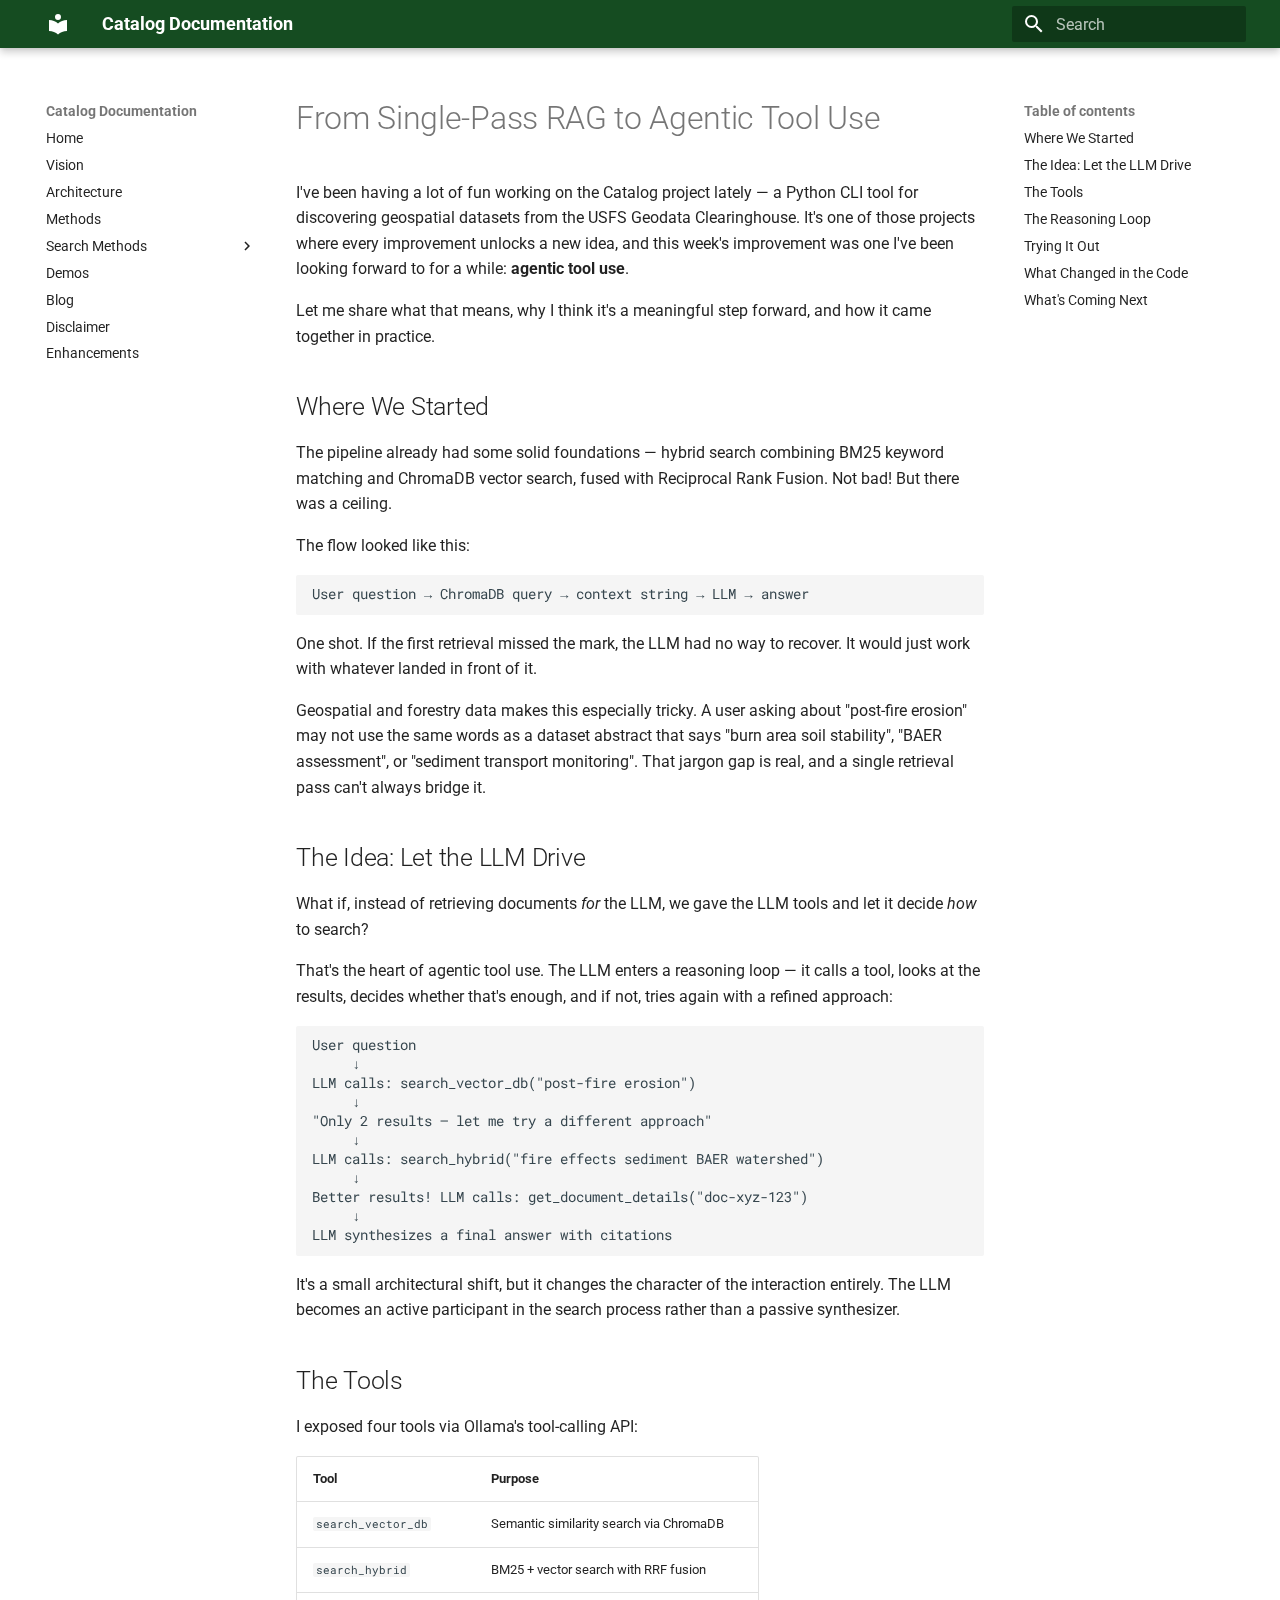
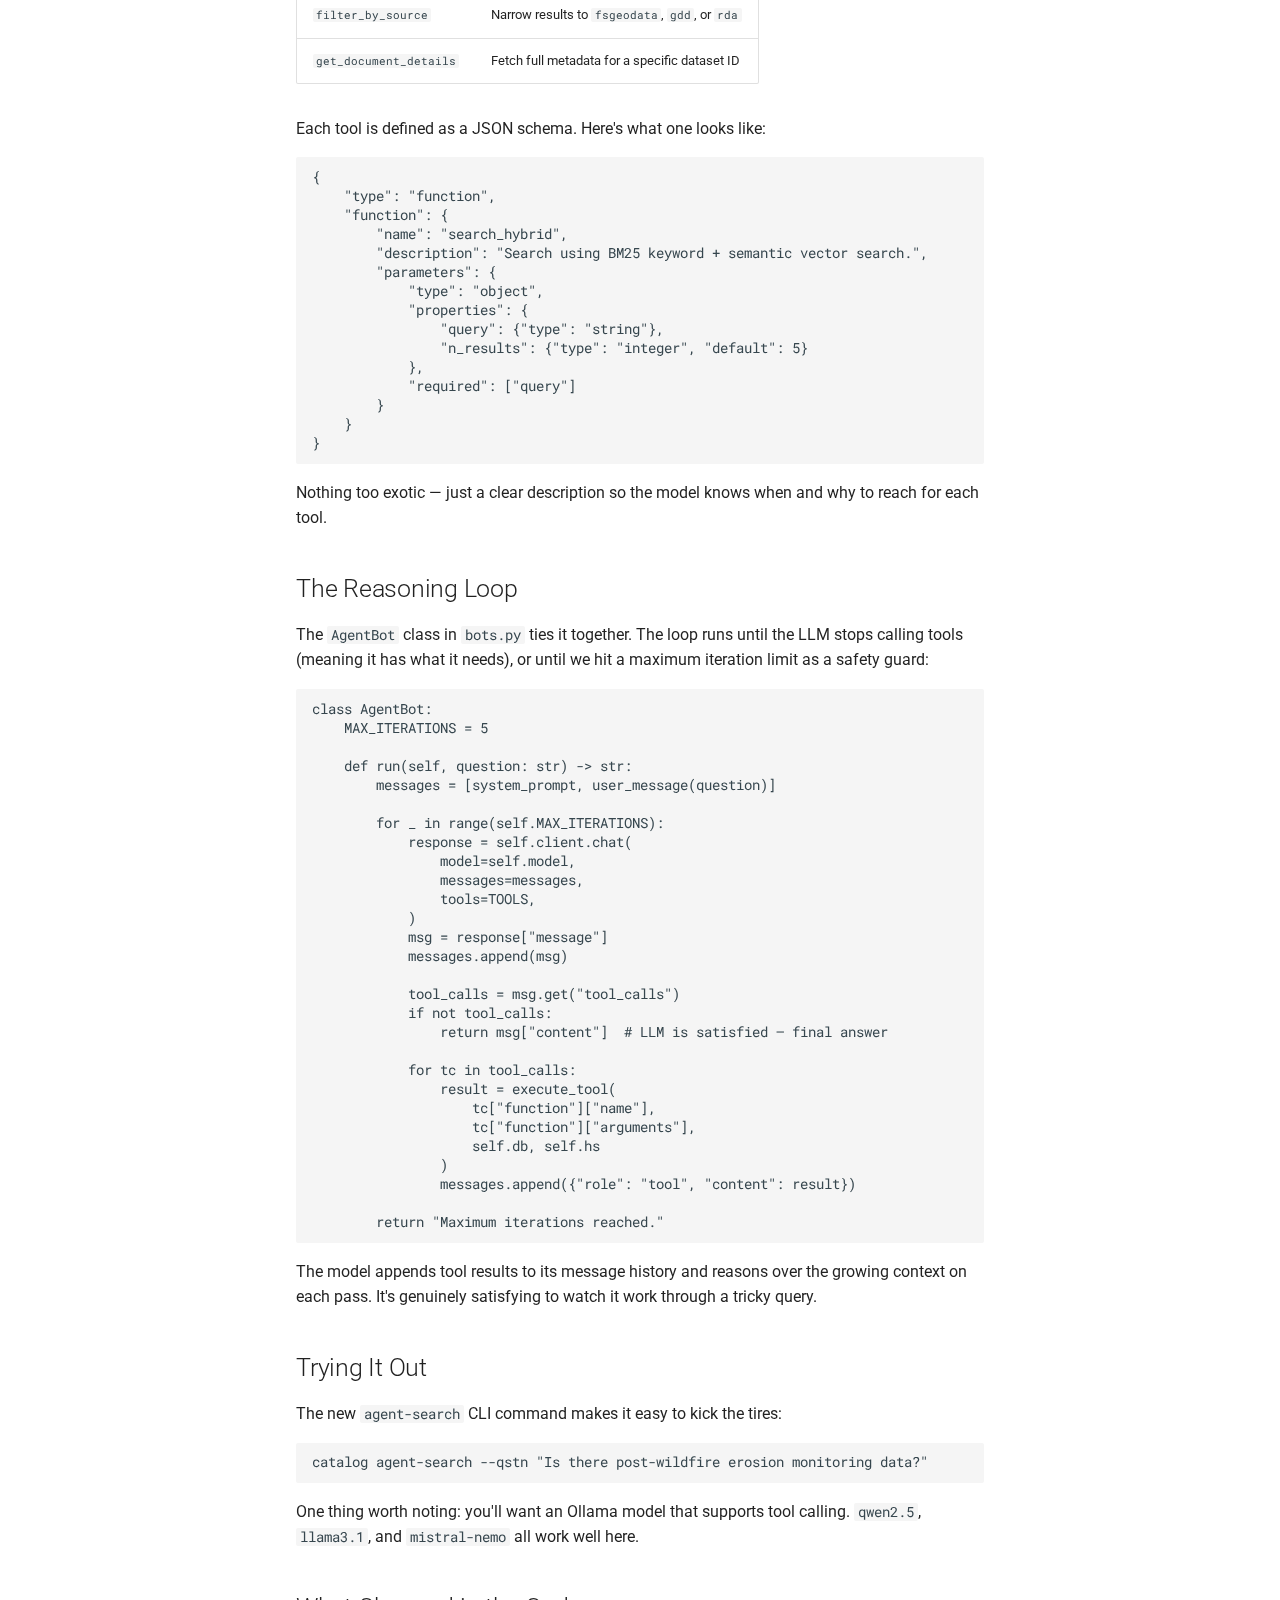
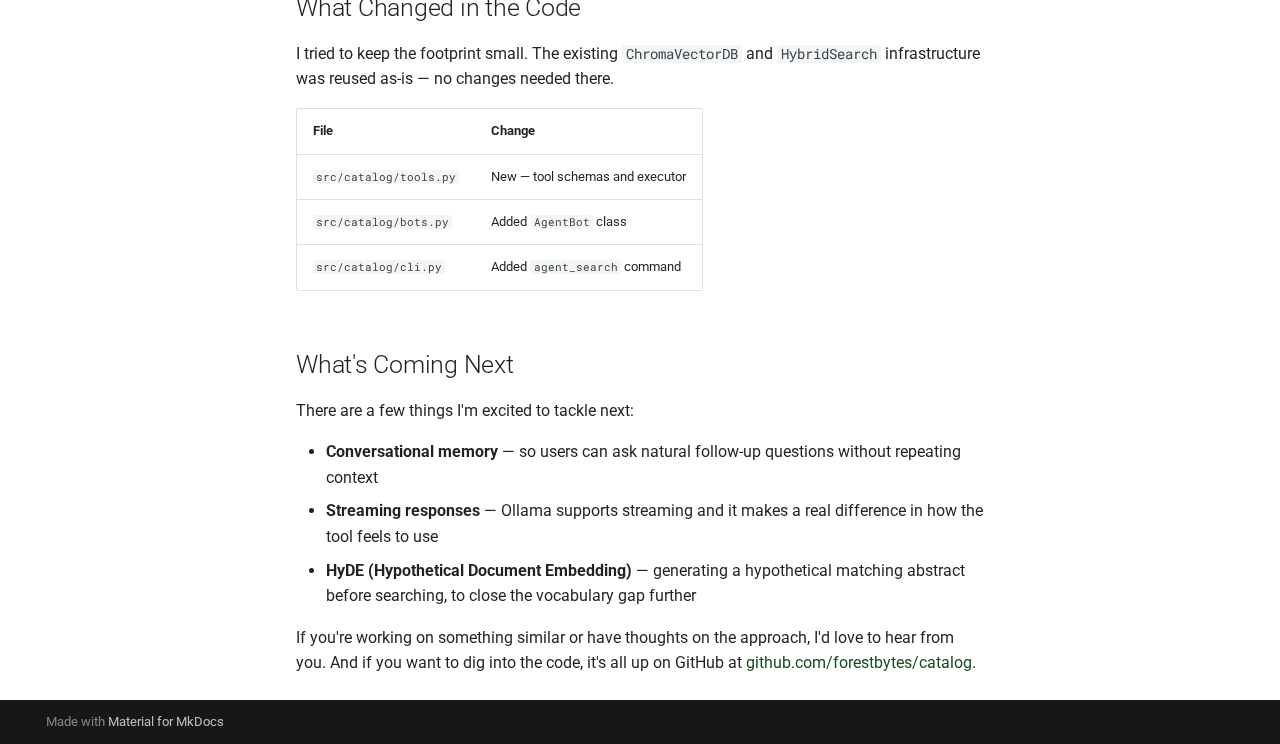
<file: blog/posts/2026-03-04-agentic-tool-use/index.html>
<!doctype html>
<html lang="en" class="no-js">
  <head>
    
      <meta charset="utf-8">
      <meta name="viewport" content="width=device-width,initial-scale=1">
      
      
      
      
      
      
        
      
      
      <link rel="icon" href="../../../assets/images/favicon.png">
      <meta name="generator" content="mkdocs-1.6.1, mkdocs-material-9.7.1">
    
    
      
        <title>From Single-Pass RAG to Agentic Tool Use - Catalog Documentation</title>
      
    
    
      <link rel="stylesheet" href="../../../assets/stylesheets/main.484c7ddc.min.css">
      
        
        <link rel="stylesheet" href="../../../assets/stylesheets/palette.ab4e12ef.min.css">
      
      


    
    
      
    
    
      
        
        
        <link rel="preconnect" href="https://fonts.gstatic.com" crossorigin>
        <link rel="stylesheet" href="https://fonts.googleapis.com/css?family=Roboto:300,300i,400,400i,700,700i%7CRoboto+Mono:400,400i,700,700i&display=fallback">
        <style>:root{--md-text-font:"Roboto";--md-code-font:"Roboto Mono"}</style>
      
    
    
      <link rel="stylesheet" href="../../../stylesheets/extra.css">
    
      <link rel="stylesheet" href="../../../css/terminal-player.css">
    
      <link rel="stylesheet" href="../../../css/asciinema-player.css">
    
    <script>__md_scope=new URL("../../..",location),__md_hash=e=>[...e].reduce(((e,_)=>(e<<5)-e+_.charCodeAt(0)),0),__md_get=(e,_=localStorage,t=__md_scope)=>JSON.parse(_.getItem(t.pathname+"."+e)),__md_set=(e,_,t=localStorage,a=__md_scope)=>{try{t.setItem(a.pathname+"."+e,JSON.stringify(_))}catch(e){}}</script>
    
      

    
    
  </head>
  
  
    
    
    
    
    
    <body dir="ltr" data-md-color-scheme="default" data-md-color-primary="custom" data-md-color-accent="indigo">
  
    
    <input class="md-toggle" data-md-toggle="drawer" type="checkbox" id="__drawer" autocomplete="off">
    <input class="md-toggle" data-md-toggle="search" type="checkbox" id="__search" autocomplete="off">
    <label class="md-overlay" for="__drawer"></label>
    <div data-md-component="skip">
      
        
        <a href="#from-single-pass-rag-to-agentic-tool-use" class="md-skip">
          Skip to content
        </a>
      
    </div>
    <div data-md-component="announce">
      
    </div>
    
    
      

  

<header class="md-header md-header--shadow" data-md-component="header">
  <nav class="md-header__inner md-grid" aria-label="Header">
    <a href="../../.." title="Catalog Documentation" class="md-header__button md-logo" aria-label="Catalog Documentation" data-md-component="logo">
      
  
  <svg xmlns="http://www.w3.org/2000/svg" viewBox="0 0 24 24"><path d="M12 8a3 3 0 0 0 3-3 3 3 0 0 0-3-3 3 3 0 0 0-3 3 3 3 0 0 0 3 3m0 3.54C9.64 9.35 6.5 8 3 8v11c3.5 0 6.64 1.35 9 3.54 2.36-2.19 5.5-3.54 9-3.54V8c-3.5 0-6.64 1.35-9 3.54"/></svg>

    </a>
    <label class="md-header__button md-icon" for="__drawer">
      
      <svg xmlns="http://www.w3.org/2000/svg" viewBox="0 0 24 24"><path d="M3 6h18v2H3zm0 5h18v2H3zm0 5h18v2H3z"/></svg>
    </label>
    <div class="md-header__title" data-md-component="header-title">
      <div class="md-header__ellipsis">
        <div class="md-header__topic">
          <span class="md-ellipsis">
            Catalog Documentation
          </span>
        </div>
        <div class="md-header__topic" data-md-component="header-topic">
          <span class="md-ellipsis">
            
              From Single-Pass RAG to Agentic Tool Use
            
          </span>
        </div>
      </div>
    </div>
    
      
    
    
    
    
      
      
        <label class="md-header__button md-icon" for="__search">
          
          <svg xmlns="http://www.w3.org/2000/svg" viewBox="0 0 24 24"><path d="M9.5 3A6.5 6.5 0 0 1 16 9.5c0 1.61-.59 3.09-1.56 4.23l.27.27h.79l5 5-1.5 1.5-5-5v-.79l-.27-.27A6.52 6.52 0 0 1 9.5 16 6.5 6.5 0 0 1 3 9.5 6.5 6.5 0 0 1 9.5 3m0 2C7 5 5 7 5 9.5S7 14 9.5 14 14 12 14 9.5 12 5 9.5 5"/></svg>
        </label>
        <div class="md-search" data-md-component="search" role="dialog">
  <label class="md-search__overlay" for="__search"></label>
  <div class="md-search__inner" role="search">
    <form class="md-search__form" name="search">
      <input type="text" class="md-search__input" name="query" aria-label="Search" placeholder="Search" autocapitalize="off" autocorrect="off" autocomplete="off" spellcheck="false" data-md-component="search-query" required>
      <label class="md-search__icon md-icon" for="__search">
        
        <svg xmlns="http://www.w3.org/2000/svg" viewBox="0 0 24 24"><path d="M9.5 3A6.5 6.5 0 0 1 16 9.5c0 1.61-.59 3.09-1.56 4.23l.27.27h.79l5 5-1.5 1.5-5-5v-.79l-.27-.27A6.52 6.52 0 0 1 9.5 16 6.5 6.5 0 0 1 3 9.5 6.5 6.5 0 0 1 9.5 3m0 2C7 5 5 7 5 9.5S7 14 9.5 14 14 12 14 9.5 12 5 9.5 5"/></svg>
        
        <svg xmlns="http://www.w3.org/2000/svg" viewBox="0 0 24 24"><path d="M20 11v2H8l5.5 5.5-1.42 1.42L4.16 12l7.92-7.92L13.5 5.5 8 11z"/></svg>
      </label>
      <nav class="md-search__options" aria-label="Search">
        
        <button type="reset" class="md-search__icon md-icon" title="Clear" aria-label="Clear" tabindex="-1">
          
          <svg xmlns="http://www.w3.org/2000/svg" viewBox="0 0 24 24"><path d="M19 6.41 17.59 5 12 10.59 6.41 5 5 6.41 10.59 12 5 17.59 6.41 19 12 13.41 17.59 19 19 17.59 13.41 12z"/></svg>
        </button>
      </nav>
      
    </form>
    <div class="md-search__output">
      <div class="md-search__scrollwrap" tabindex="0" data-md-scrollfix>
        <div class="md-search-result" data-md-component="search-result">
          <div class="md-search-result__meta">
            Initializing search
          </div>
          <ol class="md-search-result__list" role="presentation"></ol>
        </div>
      </div>
    </div>
  </div>
</div>
      
    
    
  </nav>
  
</header>
    
    <div class="md-container" data-md-component="container">
      
      
        
          
        
      
      <main class="md-main" data-md-component="main">
        <div class="md-main__inner md-grid">
          
            
              
              <div class="md-sidebar md-sidebar--primary" data-md-component="sidebar" data-md-type="navigation" >
                <div class="md-sidebar__scrollwrap">
                  <div class="md-sidebar__inner">
                    



<nav class="md-nav md-nav--primary" aria-label="Navigation" data-md-level="0">
  <label class="md-nav__title" for="__drawer">
    <a href="../../.." title="Catalog Documentation" class="md-nav__button md-logo" aria-label="Catalog Documentation" data-md-component="logo">
      
  
  <svg xmlns="http://www.w3.org/2000/svg" viewBox="0 0 24 24"><path d="M12 8a3 3 0 0 0 3-3 3 3 0 0 0-3-3 3 3 0 0 0-3 3 3 3 0 0 0 3 3m0 3.54C9.64 9.35 6.5 8 3 8v11c3.5 0 6.64 1.35 9 3.54 2.36-2.19 5.5-3.54 9-3.54V8c-3.5 0-6.64 1.35-9 3.54"/></svg>

    </a>
    Catalog Documentation
  </label>
  
  <ul class="md-nav__list" data-md-scrollfix>
    
      
      
  
  
  
  
    <li class="md-nav__item">
      <a href="../../.." class="md-nav__link">
        
  
  
  <span class="md-ellipsis">
    
  
    Home
  

    
  </span>
  
  

      </a>
    </li>
  

    
      
      
  
  
  
  
    <li class="md-nav__item">
      <a href="../../../vision/" class="md-nav__link">
        
  
  
  <span class="md-ellipsis">
    
  
    Vision
  

    
  </span>
  
  

      </a>
    </li>
  

    
      
      
  
  
  
  
    <li class="md-nav__item">
      <a href="../../../architecture/" class="md-nav__link">
        
  
  
  <span class="md-ellipsis">
    
  
    Architecture
  

    
  </span>
  
  

      </a>
    </li>
  

    
      
      
  
  
  
  
    <li class="md-nav__item">
      <a href="../../../methods/" class="md-nav__link">
        
  
  
  <span class="md-ellipsis">
    
  
    Methods
  

    
  </span>
  
  

      </a>
    </li>
  

    
      
      
  
  
  
  
    
    
    
    
    
    <li class="md-nav__item md-nav__item--nested">
      
        
        
        <input class="md-nav__toggle md-toggle " type="checkbox" id="__nav_5" >
        
          
          <label class="md-nav__link" for="__nav_5" id="__nav_5_label" tabindex="0">
            
  
  
  <span class="md-ellipsis">
    
  
    Search Methods
  

    
  </span>
  
  

            <span class="md-nav__icon md-icon"></span>
          </label>
        
        <nav class="md-nav" data-md-level="1" aria-labelledby="__nav_5_label" aria-expanded="false">
          <label class="md-nav__title" for="__nav_5">
            <span class="md-nav__icon md-icon"></span>
            
  
    Search Methods
  

          </label>
          <ul class="md-nav__list" data-md-scrollfix>
            
              
                
  
  
  
  
    <li class="md-nav__item">
      <a href="../../../search_methods/simple/" class="md-nav__link">
        
  
  
  <span class="md-ellipsis">
    
  
    Simple
  

    
  </span>
  
  

      </a>
    </li>
  

              
            
              
                
  
  
  
  
    <li class="md-nav__item">
      <a href="../../../search_methods/hybrid_search/" class="md-nav__link">
        
  
  
  <span class="md-ellipsis">
    
  
    Hybrid Search
  

    
  </span>
  
  

      </a>
    </li>
  

              
            
              
                
  
  
  
  
    <li class="md-nav__item">
      <a href="../../../search_methods/bot/" class="md-nav__link">
        
  
  
  <span class="md-ellipsis">
    
  
    Bot
  

    
  </span>
  
  

      </a>
    </li>
  

              
            
          </ul>
        </nav>
      
    </li>
  

    
      
      
  
  
  
  
    <li class="md-nav__item">
      <a href="../../../demos/" class="md-nav__link">
        
  
  
  <span class="md-ellipsis">
    
  
    Demos
  

    
  </span>
  
  

      </a>
    </li>
  

    
      
      
  
  
  
  
    <li class="md-nav__item">
      <a href="../../" class="md-nav__link">
        
  
  
  <span class="md-ellipsis">
    
  
    Blog
  

    
  </span>
  
  

      </a>
    </li>
  

    
      
      
  
  
  
  
    <li class="md-nav__item">
      <a href="../../../disclaimer/" class="md-nav__link">
        
  
  
  <span class="md-ellipsis">
    
  
    Disclaimer
  

    
  </span>
  
  

      </a>
    </li>
  

    
      
      
  
  
  
  
    <li class="md-nav__item">
      <a href="../../../enhancements/" class="md-nav__link">
        
  
  
  <span class="md-ellipsis">
    
  
    Enhancements
  

    
  </span>
  
  

      </a>
    </li>
  

    
  </ul>
</nav>
                  </div>
                </div>
              </div>
            
            
              
              <div class="md-sidebar md-sidebar--secondary" data-md-component="sidebar" data-md-type="toc" >
                <div class="md-sidebar__scrollwrap">
                  <div class="md-sidebar__inner">
                    

<nav class="md-nav md-nav--secondary" aria-label="Table of contents">
  
  
  
    
  
  
    <label class="md-nav__title" for="__toc">
      <span class="md-nav__icon md-icon"></span>
      Table of contents
    </label>
    <ul class="md-nav__list" data-md-component="toc" data-md-scrollfix>
      
        <li class="md-nav__item">
  <a href="#where-we-started" class="md-nav__link">
    <span class="md-ellipsis">
      
        Where We Started
      
    </span>
  </a>
  
</li>
      
        <li class="md-nav__item">
  <a href="#the-idea-let-the-llm-drive" class="md-nav__link">
    <span class="md-ellipsis">
      
        The Idea: Let the LLM Drive
      
    </span>
  </a>
  
</li>
      
        <li class="md-nav__item">
  <a href="#the-tools" class="md-nav__link">
    <span class="md-ellipsis">
      
        The Tools
      
    </span>
  </a>
  
</li>
      
        <li class="md-nav__item">
  <a href="#the-reasoning-loop" class="md-nav__link">
    <span class="md-ellipsis">
      
        The Reasoning Loop
      
    </span>
  </a>
  
</li>
      
        <li class="md-nav__item">
  <a href="#trying-it-out" class="md-nav__link">
    <span class="md-ellipsis">
      
        Trying It Out
      
    </span>
  </a>
  
</li>
      
        <li class="md-nav__item">
  <a href="#what-changed-in-the-code" class="md-nav__link">
    <span class="md-ellipsis">
      
        What Changed in the Code
      
    </span>
  </a>
  
</li>
      
        <li class="md-nav__item">
  <a href="#whats-coming-next" class="md-nav__link">
    <span class="md-ellipsis">
      
        What's Coming Next
      
    </span>
  </a>
  
</li>
      
    </ul>
  
</nav>
                  </div>
                </div>
              </div>
            
          
          
            <div class="md-content" data-md-component="content">
              
              <article class="md-content__inner md-typeset">
                
                  



<h1 id="from-single-pass-rag-to-agentic-tool-use">From Single-Pass RAG to Agentic Tool Use</h1>
<p>I've been having a lot of fun working on the Catalog project lately — a Python
CLI tool for discovering geospatial datasets from the USFS Geodata
Clearinghouse. It's one of those projects where every improvement unlocks a
new idea, and this week's improvement was one I've been looking forward to
for a while: <strong>agentic tool use</strong>.</p>
<p>Let me share what that means, why I think it's a meaningful step forward, and
how it came together in practice.</p>
<h2 id="where-we-started">Where We Started</h2>
<p>The pipeline already had some solid foundations — hybrid search combining BM25
keyword matching and ChromaDB vector search, fused with Reciprocal Rank
Fusion. Not bad! But there was a ceiling.</p>
<p>The flow looked like this:</p>
<pre><code>User question → ChromaDB query → context string → LLM → answer
</code></pre>
<p>One shot. If the first retrieval missed the mark, the LLM had no way to
recover. It would just work with whatever landed in front of it.</p>
<p>Geospatial and forestry data makes this especially tricky. A user asking about
"post-fire erosion" may not use the same words as a dataset abstract that says
"burn area soil stability", "BAER assessment", or "sediment transport
monitoring". That jargon gap is real, and a single retrieval pass can't always
bridge it.</p>
<h2 id="the-idea-let-the-llm-drive">The Idea: Let the LLM Drive</h2>
<p>What if, instead of retrieving documents <em>for</em> the LLM, we gave the LLM tools
and let it decide <em>how</em> to search?</p>
<p>That's the heart of agentic tool use. The LLM enters a reasoning loop — it
calls a tool, looks at the results, decides whether that's enough, and if not,
tries again with a refined approach:</p>
<pre><code>User question
     ↓
LLM calls: search_vector_db(&quot;post-fire erosion&quot;)
     ↓
&quot;Only 2 results — let me try a different approach&quot;
     ↓
LLM calls: search_hybrid(&quot;fire effects sediment BAER watershed&quot;)
     ↓
Better results! LLM calls: get_document_details(&quot;doc-xyz-123&quot;)
     ↓
LLM synthesizes a final answer with citations
</code></pre>
<p>It's a small architectural shift, but it changes the character of the
interaction entirely. The LLM becomes an active participant in the search
process rather than a passive synthesizer.</p>
<h2 id="the-tools">The Tools</h2>
<p>I exposed four tools via Ollama's tool-calling API:</p>
<table>
<thead>
<tr>
<th>Tool</th>
<th>Purpose</th>
</tr>
</thead>
<tbody>
<tr>
<td><code>search_vector_db</code></td>
<td>Semantic similarity search via ChromaDB</td>
</tr>
<tr>
<td><code>search_hybrid</code></td>
<td>BM25 + vector search with RRF fusion</td>
</tr>
<tr>
<td><code>filter_by_source</code></td>
<td>Narrow results to <code>fsgeodata</code>, <code>gdd</code>, or <code>rda</code></td>
</tr>
<tr>
<td><code>get_document_details</code></td>
<td>Fetch full metadata for a specific dataset ID</td>
</tr>
</tbody>
</table>
<p>Each tool is defined as a JSON schema. Here's what one looks like:</p>
<pre><code class="language-python">{
    &quot;type&quot;: &quot;function&quot;,
    &quot;function&quot;: {
        &quot;name&quot;: &quot;search_hybrid&quot;,
        &quot;description&quot;: &quot;Search using BM25 keyword + semantic vector search.&quot;,
        &quot;parameters&quot;: {
            &quot;type&quot;: &quot;object&quot;,
            &quot;properties&quot;: {
                &quot;query&quot;: {&quot;type&quot;: &quot;string&quot;},
                &quot;n_results&quot;: {&quot;type&quot;: &quot;integer&quot;, &quot;default&quot;: 5}
            },
            &quot;required&quot;: [&quot;query&quot;]
        }
    }
}
</code></pre>
<p>Nothing too exotic — just a clear description so the model knows when and why
to reach for each tool.</p>
<h2 id="the-reasoning-loop">The Reasoning Loop</h2>
<p>The <code>AgentBot</code> class in <code>bots.py</code> ties it together. The loop runs until the
LLM stops calling tools (meaning it has what it needs), or until we hit a
maximum iteration limit as a safety guard:</p>
<pre><code class="language-python">class AgentBot:
    MAX_ITERATIONS = 5

    def run(self, question: str) -&gt; str:
        messages = [system_prompt, user_message(question)]

        for _ in range(self.MAX_ITERATIONS):
            response = self.client.chat(
                model=self.model,
                messages=messages,
                tools=TOOLS,
            )
            msg = response[&quot;message&quot;]
            messages.append(msg)

            tool_calls = msg.get(&quot;tool_calls&quot;)
            if not tool_calls:
                return msg[&quot;content&quot;]  # LLM is satisfied — final answer

            for tc in tool_calls:
                result = execute_tool(
                    tc[&quot;function&quot;][&quot;name&quot;],
                    tc[&quot;function&quot;][&quot;arguments&quot;],
                    self.db, self.hs
                )
                messages.append({&quot;role&quot;: &quot;tool&quot;, &quot;content&quot;: result})

        return &quot;Maximum iterations reached.&quot;
</code></pre>
<p>The model appends tool results to its message history and reasons over the
growing context on each pass. It's genuinely satisfying to watch it work
through a tricky query.</p>
<h2 id="trying-it-out">Trying It Out</h2>
<p>The new <code>agent-search</code> CLI command makes it easy to kick the tires:</p>
<pre><code class="language-bash">catalog agent-search --qstn &quot;Is there post-wildfire erosion monitoring data?&quot;
</code></pre>
<p>One thing worth noting: you'll want an Ollama model that supports tool calling.
<code>qwen2.5</code>, <code>llama3.1</code>, and <code>mistral-nemo</code> all work well here.</p>
<h2 id="what-changed-in-the-code">What Changed in the Code</h2>
<p>I tried to keep the footprint small. The existing <code>ChromaVectorDB</code> and
<code>HybridSearch</code> infrastructure was reused as-is — no changes needed there.</p>
<table>
<thead>
<tr>
<th>File</th>
<th>Change</th>
</tr>
</thead>
<tbody>
<tr>
<td><code>src/catalog/tools.py</code></td>
<td>New — tool schemas and executor</td>
</tr>
<tr>
<td><code>src/catalog/bots.py</code></td>
<td>Added <code>AgentBot</code> class</td>
</tr>
<tr>
<td><code>src/catalog/cli.py</code></td>
<td>Added <code>agent_search</code> command</td>
</tr>
</tbody>
</table>
<h2 id="whats-coming-next">What's Coming Next</h2>
<p>There are a few things I'm excited to tackle next:</p>
<ul>
<li><strong>Conversational memory</strong> — so users can ask natural follow-up questions
  without repeating context</li>
<li><strong>Streaming responses</strong> — Ollama supports streaming and it makes a real
  difference in how the tool feels to use</li>
<li><strong>HyDE (Hypothetical Document Embedding)</strong> — generating a hypothetical
  matching abstract before searching, to close the vocabulary gap further</li>
</ul>
<p>If you're working on something similar or have thoughts on the approach, I'd
love to hear from you. And if you want to dig into the code, it's all up on
GitHub at <a href="https://github.com/forestbytes/catalog">github.com/forestbytes/catalog</a>.</p>







  
  






                
              </article>
            </div>
          
          
<script>var target=document.getElementById(location.hash.slice(1));target&&target.name&&(target.checked=target.name.startsWith("__tabbed_"))</script>
        </div>
        
      </main>
      
        <footer class="md-footer">
  
  <div class="md-footer-meta md-typeset">
    <div class="md-footer-meta__inner md-grid">
      <div class="md-copyright">
  
  
    Made with
    <a href="https://squidfunk.github.io/mkdocs-material/" target="_blank" rel="noopener">
      Material for MkDocs
    </a>
  
</div>
      
    </div>
  </div>
</footer>
      
    </div>
    <div class="md-dialog" data-md-component="dialog">
      <div class="md-dialog__inner md-typeset"></div>
    </div>
    
    
    
      
      
      <script id="__config" type="application/json">{"annotate": null, "base": "../../..", "features": [], "search": "../../../assets/javascripts/workers/search.2c215733.min.js", "tags": null, "translations": {"clipboard.copied": "Copied to clipboard", "clipboard.copy": "Copy to clipboard", "search.result.more.one": "1 more on this page", "search.result.more.other": "# more on this page", "search.result.none": "No matching documents", "search.result.one": "1 matching document", "search.result.other": "# matching documents", "search.result.placeholder": "Type to start searching", "search.result.term.missing": "Missing", "select.version": "Select version"}, "version": null}</script>
    
    
      <script src="../../../assets/javascripts/bundle.79ae519e.min.js"></script>
      
        <script src="../../../js/asciinema-player.min.js"></script>
      
    
  </body>
</html>
</file>
<file: stylesheets/extra.css>
:root  > * {
  --md-primary-fg-color:        #154c21;
  /* --md-primary-fg-color--light: #ECB7B7;
  --md-primary-fg-color--dark:  #90030C; */
}
</file>
<file: css/terminal-player.css>
/*
==========================================
    MkDocs asciinema-player plugin CSS
==========================================
*/

/* Blue theme */

:root {
    /* Color */
    --text-color: #222222;
    --surface: #c0c0c0;
    --button-highlight: #ffffff;
    --button-face: #dfdfdf;
    --button-shadow: #808080;
    --window-frame: #0a0a0a;
    --dialog-blue: #000080;
    --dialog-blue-light: #1084d0;
    --dialog-gray: #808080;
    --dialog-gray-light: #b5b5b5;
    --link-blue: #0000ff;

    --border-window-outer: inset -1px -1px var(--window-frame), inset 1px 1px var(--button-face);
    --border-window-inner: inset -2px -2px var(--button-shadow), inset 2px 2px var(--button-highlight);
    --border-raised-outer: inset -1px -1px var(--window-frame), inset 1px 1px var(--button-highlight);
    --border-raised-inner: inset -2px -2px var(--button-shadow), inset 2px 2px var(--button-face);
}

.mkap-window-blue {
    box-shadow: var(--border-window-outer), var(--border-window-inner);
    background: var(--surface);
    padding: 3px;
    margin-bottom: 24px;
}

.mkap-title-bar-blue {
    background: linear-gradient(90deg, var(--dialog-blue), var(--dialog-blue-light));
    padding: 3px 2px 3px 3px;
    display: flex;
    justify-content: space-between;
    align-items: center;
}

.mkap-title-bar-text-blue {
    font-weight: bold;
    color: white;
    letter-spacing: 0;
    margin-right: 24px;
}

.mkap-title-bar-controls-blue {
    display: flex;
}

.mkap-title-bar-controls-blue button {
    padding: 0;
    display: block;
    min-width: 16px;
    min-height: 14px;
    box-sizing: border-box;
    border: none;
    color: transparent;
    text-shadow: 0 0 var(--text-color);
    background: var(--surface);
    box-shadow: var(--border-raised-outer), var(--border-raised-inner);
    border-radius: 0;
}

.mkap-title-bar-controls-blue button[aria-label="Minimize"] {
    background-image: url("./icons/minimize.svg");
    background-repeat: no-repeat;
    background-position: bottom 3px left 4px;
}

.mkap-title-bar-controls-blue button[aria-label="Maximize"] {
    background-image: url("./icons/maximize.svg");
    background-repeat: no-repeat;
    background-position: top 2px left 3px;
}

.mkap-title-bar-controls-blue button[aria-label="Close"] {
    background-image: url("./icons/close.svg");
    background-repeat: no-repeat;
    background-position: top 3px left 4px;
}

.mkap-window-body-blue {
    margin: 5px;
}

.mkap-player-blue .ap-wrapper .ap-player {
    border-radius: 0px;
}

/* Night theme */

.mkap-window-night {
    background-color: #37343c;
    border-radius: 10px;
    box-shadow: inset 0px 0px 0px 3px #b4b0b8;
    padding: 4px;
    margin-bottom: 24px;
}

.mkap-menu-night {
    height: 2em;
    display: flex;
    align-items: center;
}

.mkap-button-night {
    height: 1em;
    width: 1em;
    margin-left: 0.3em;
    border-radius: 50%;
    border: 1px solid #000;
}

.mkap-button-group-night {
    display: flex;
    width: 15%;
}

.mkap-button-close-night {
    background-color: #ff3b47;
    border-color: #9d252b;
}

.mkap-button-minimize-night {
    background-color: #ffc100;
    border-color: #9d802c;
}

.mkap-button-zoom-night {
    background-color: #00d742;
    border-color: #049931;
}

.mkap-button-title-night {
    width: 70%;
    color: #b4b0b8;
    text-align: center;
}

.mkap-player-night {
    background-color: black;
    border-bottom-right-radius: 5px;
    border-bottom-left-radius: 5px;
}

/* None theme */

.mkap-player-none {
    margin-bottom: 24px;
}

/* Penguin theme */

.mkap-window-penguin {
    background: linear-gradient(#504b45 0%,#3c3b37 100%);
    border-radius: 10px;
    margin-bottom: 24px;
}

.mkap-menu-penguin {
    height: 2em;
    display: flex;
    flex-direction: row-reverse;
    align-items: center;
}

.mkap-button-penguin {
    margin-left: 0.1em;
    border-radius: 50%;
}

.mkap-button-group-penguin {
    display: flex;
    scale: 80%;
}

.mkap-button-zoom-penguin {
    background: linear-gradient(#7d7871 0%, #595953 100%);
}

.mkap-button-minimize-penguin {
    background: linear-gradient(#7d7871 0%, #595953 100%);
}

.mkap-button-close-penguin {
    background: linear-gradient(#f37458 0%, #de4c12 100%);
}

.mkap-button-title-penguin {
    width: 80%;
    color: #d5d0ce;
    text-align: center;
}

.mkap-player-penguin {
    background-color: black;
}
</file>
<file: css/asciinema-player.css>
.ap-default-term-ff {
  --term-font-family: "Cascadia Code", "Source Code Pro", Menlo, Consolas, "DejaVu Sans Mono", monospace, "Symbols Nerd Font";
}
div.ap-wrapper {
  outline: none;
  height: 100%;
  display: flex;
  justify-content: center;
}
div.ap-wrapper .title-bar {
  display: none;
  top: -78px;
  transition: top 0.15s linear;
  position: absolute;
  left: 0;
  right: 0;
  box-sizing: content-box;
  font-size: 20px;
  line-height: 1em;
  padding: 15px;
  font-family: sans-serif;
  color: white;
  background-color: rgba(0, 0, 0, 0.8);
}
div.ap-wrapper .title-bar img {
  vertical-align: middle;
  height: 48px;
  margin-right: 16px;
}
div.ap-wrapper .title-bar a {
  color: white;
  text-decoration: underline;
}
div.ap-wrapper .title-bar a:hover {
  text-decoration: none;
}
div.ap-wrapper:fullscreen {
  background-color: #000;
  width: 100%;
  align-items: center;
}
div.ap-wrapper:fullscreen .title-bar {
  display: initial;
}
div.ap-wrapper:fullscreen.hud .title-bar {
  top: 0;
}
div.ap-wrapper div.ap-player {
  text-align: left;
  display: inline-block;
  padding: 0px;
  position: relative;
  box-sizing: content-box;
  overflow: hidden;
  max-width: 100%;
  border-radius: 4px;
  font-size: 15px;
  background-color: var(--term-color-background);
}
.ap-player {
  --term-color-foreground: #ffffff;
  --term-color-background: #000000;
  --term-color-0: var(--term-color-foreground);
  --term-color-1: var(--term-color-foreground);
  --term-color-2: var(--term-color-foreground);
  --term-color-3: var(--term-color-foreground);
  --term-color-4: var(--term-color-foreground);
  --term-color-5: var(--term-color-foreground);
  --term-color-6: var(--term-color-foreground);
  --term-color-7: var(--term-color-foreground);
  --term-color-8: var(--term-color-0);
  --term-color-9: var(--term-color-1);
  --term-color-10: var(--term-color-2);
  --term-color-11: var(--term-color-3);
  --term-color-12: var(--term-color-4);
  --term-color-13: var(--term-color-5);
  --term-color-14: var(--term-color-6);
  --term-color-15: var(--term-color-7);
}
div.ap-term {
  position: relative;
  font-family: var(--term-font-family);
  border-width: 0.75em;
  border-radius: 0;
  border-style: solid;
  border-color: var(--term-color-background);
  box-sizing: content-box;
}
div.ap-term canvas {
  position: absolute;
  inset: 0;
  display: block;
  width: 100%;
  height: 100%;
}
div.ap-term svg.ap-term-symbols {
  position: absolute;
  inset: 0;
  display: block;
  width: 100%;
  height: 100%;
  overflow: hidden;
  pointer-events: none;
}
div.ap-term svg.ap-term-symbols use {
  color: var(--term-color-foreground);
}
div.ap-term svg.ap-term-symbols:not(.ap-blink) .ap-blink {
  opacity: 0;
}
div.ap-term pre.ap-term-text {
  position: absolute;
  inset: 0;
  box-sizing: content-box;
  overflow: hidden;
  padding: 0;
  margin: 0px;
  display: block;
  white-space: pre;
  word-wrap: normal;
  word-break: normal;
  cursor: text;
  color: var(--term-color-foreground);
  outline: none;
  line-height: var(--term-line-height);
  font-family: inherit;
  font-size: inherit;
  font-variant-ligatures: none;
  border: 0;
  border-radius: 0;
  background-color: transparent !important;
}
pre.ap-term-text .ap-line {
  display: block;
  width: 100%;
  height: var(--term-line-height);
  position: absolute;
  top: calc(100% * var(--row) / var(--term-rows));
  letter-spacing: normal;
  overflow: hidden;
}
pre.ap-term-text .ap-line span {
  position: absolute;
  left: calc(100% * var(--offset) / var(--term-cols));
  padding: 0;
  display: inline-block;
  height: 100%;
}
pre.ap-term-text:not(.ap-blink) .ap-line .ap-blink {
  color: transparent;
  border-color: transparent;
}
pre.ap-term-text .ap-bold {
  font-weight: bold;
}
pre.ap-term-text .ap-faint {
  opacity: 0.5;
}
pre.ap-term-text .ap-underline {
  text-decoration: underline;
}
pre.ap-term-text .ap-italic {
  font-style: italic;
}
pre.ap-term-text .ap-strike {
  text-decoration: line-through;
}
.ap-line span {
  color: var(--term-color-foreground);
}
div.ap-player div.ap-control-bar {
  width: 100%;
  height: 32px;
  display: flex;
  justify-content: space-between;
  align-items: stretch;
  color: var(--term-color-foreground);
  box-sizing: content-box;
  line-height: 1;
  position: absolute;
  bottom: 0;
  left: 0;
  opacity: 0;
  transition: opacity 0.15s linear;
  user-select: none;
  border-top: 2px solid color-mix(in oklab, var(--term-color-background) 80%, var(--term-color-foreground));
  z-index: 30;
}
div.ap-player div.ap-control-bar * {
  box-sizing: inherit;
}
div.ap-control-bar svg.ap-icon path {
  fill: var(--term-color-foreground);
}
div.ap-control-bar span.ap-button {
  display: flex;
  flex: 0 0 auto;
  cursor: pointer;
}
div.ap-control-bar span.ap-playback-button {
  width: 12px;
  height: 12px;
  padding: 10px;
  margin: 0 0 0 2px;
}
div.ap-control-bar span.ap-playback-button svg {
  height: 12px;
  width: 12px;
}
div.ap-control-bar span.ap-timer {
  display: flex;
  flex: 0 0 auto;
  min-width: 50px;
  margin: 0 10px;
  height: 100%;
  text-align: center;
  font-size: 13px;
  line-height: 100%;
  cursor: default;
}
div.ap-control-bar span.ap-timer span {
  font-family: var(--term-font-family);
  font-size: inherit;
  font-weight: 600;
  margin: auto;
}
div.ap-control-bar span.ap-timer .ap-time-remaining {
  display: none;
}
div.ap-control-bar span.ap-timer:hover .ap-time-elapsed {
  display: none;
}
div.ap-control-bar span.ap-timer:hover .ap-time-remaining {
  display: flex;
}
div.ap-control-bar .ap-progressbar {
  display: block;
  flex: 1 1 auto;
  height: 100%;
  padding: 0 10px;
}
div.ap-control-bar .ap-progressbar .ap-bar {
  display: block;
  position: relative;
  cursor: default;
  height: 100%;
  font-size: 0;
}
div.ap-control-bar .ap-progressbar .ap-bar .ap-gutter {
  display: block;
  position: absolute;
  top: 15px;
  left: 0;
  right: 0;
  height: 3px;
}
div.ap-control-bar .ap-progressbar .ap-bar .ap-gutter-empty {
  background-color: color-mix(in oklab, var(--term-color-foreground) 20%, var(--term-color-background));
}
div.ap-control-bar .ap-progressbar .ap-bar .ap-gutter-full {
  width: 100%;
  transform-origin: left center;
  background-color: var(--term-color-foreground);
  border-radius: 3px;
}
div.ap-control-bar.ap-seekable .ap-progressbar .ap-bar {
  cursor: pointer;
}
div.ap-control-bar .ap-fullscreen-button {
  width: 14px;
  height: 14px;
  padding: 9px;
  margin: 0 2px 0 4px;
}
div.ap-control-bar .ap-fullscreen-button svg {
  width: 14px;
  height: 14px;
}
div.ap-control-bar .ap-fullscreen-button svg.ap-icon-fullscreen-on {
  display: inline;
}
div.ap-control-bar .ap-fullscreen-button svg.ap-icon-fullscreen-off {
  display: none;
}
div.ap-control-bar .ap-fullscreen-button .ap-tooltip {
  right: 5px;
  left: initial;
  transform: none;
}
div.ap-control-bar .ap-kbd-button {
  height: 14px;
  padding: 9px;
  margin: 0 0 0 4px;
}
div.ap-control-bar .ap-kbd-button svg {
  width: 26px;
  height: 14px;
}
div.ap-control-bar .ap-kbd-button .ap-tooltip {
  right: 5px;
  left: initial;
  transform: none;
}
div.ap-control-bar .ap-speaker-button {
  width: 19px;
  padding: 6px 9px;
  margin: 0 0 0 4px;
  position: relative;
}
div.ap-control-bar .ap-speaker-button svg {
  width: 19px;
}
div.ap-control-bar .ap-speaker-button .ap-tooltip {
  left: -50%;
  transform: none;
}
div.ap-wrapper.ap-hud .ap-control-bar {
  opacity: 1;
}
div.ap-wrapper:fullscreen .ap-fullscreen-button svg.ap-icon-fullscreen-on {
  display: none;
}
div.ap-wrapper:fullscreen .ap-fullscreen-button svg.ap-icon-fullscreen-off {
  display: inline;
}
span.ap-progressbar span.ap-marker-container {
  display: block;
  top: 0;
  bottom: 0;
  width: 21px;
  position: absolute;
  margin-left: -10px;
}
span.ap-marker-container span.ap-marker {
  display: block;
  top: 13px;
  bottom: 12px;
  left: 7px;
  right: 7px;
  background-color: color-mix(in oklab, var(--term-color-foreground) 33%, var(--term-color-background));
  position: absolute;
  transition: top 0.1s, bottom 0.1s, left 0.1s, right 0.1s, background-color 0.1s;
  border-radius: 50%;
}
span.ap-marker-container span.ap-marker.ap-marker-past {
  background-color: var(--term-color-foreground);
}
span.ap-marker-container span.ap-marker:hover,
span.ap-marker-container:hover span.ap-marker {
  background-color: var(--term-color-foreground);
  top: 11px;
  bottom: 10px;
  left: 5px;
  right: 5px;
}
.ap-tooltip-container span.ap-tooltip {
  visibility: hidden;
  background-color: var(--term-color-foreground);
  color: var(--term-color-background);
  font-family: var(--term-font-family);
  font-weight: bold;
  text-align: center;
  padding: 0 0.5em;
  border-radius: 4px;
  position: absolute;
  z-index: 1;
  white-space: nowrap;
  /* Prevents the text from wrapping and makes sure the tooltip width adapts to the text length */
  font-size: 13px;
  line-height: 2em;
  bottom: 100%;
  left: 50%;
  transform: translateX(-50%);
}
.ap-tooltip-container:hover span.ap-tooltip {
  visibility: visible;
}
.ap-player .ap-overlay {
  z-index: 10;
  background-repeat: no-repeat;
  background-position: center;
  position: absolute;
  top: 0;
  left: 0;
  right: 0;
  bottom: 0;
  display: flex;
  justify-content: center;
  align-items: center;
}
.ap-player .ap-overlay-start {
  cursor: pointer;
}
.ap-player .ap-overlay-start .ap-play-button {
  font-size: 0px;
  position: absolute;
  left: 0;
  top: 0;
  right: 0;
  bottom: 0;
  text-align: center;
  color: white;
  height: 80px;
  max-height: 66%;
  margin: auto;
}
.ap-player .ap-overlay-start .ap-play-button div {
  height: 100%;
}
.ap-player .ap-overlay-start .ap-play-button div span {
  height: 100%;
  display: block;
}
.ap-player .ap-overlay-start .ap-play-button div span svg {
  height: 100%;
  display: inline-block;
}
.ap-player .ap-overlay-start .ap-play-button svg {
  filter: drop-shadow(0px 0px 5px rgba(0, 0, 0, 0.4));
}
.ap-player .ap-overlay-loading .ap-loader {
  width: 48px;
  height: 48px;
  border-radius: 50%;
  display: inline-block;
  position: relative;
  border: 10px solid;
  border-color: rgba(255, 255, 255, 0.3) rgba(255, 255, 255, 0.5) rgba(255, 255, 255, 0.7) #ffffff;
  border-color: color-mix(in srgb, var(--term-color-foreground) 30%, var(--term-color-background)) color-mix(in srgb, var(--term-color-foreground) 50%, var(--term-color-background)) color-mix(in srgb, var(--term-color-foreground) 70%, var(--term-color-background)) color-mix(in srgb, var(--term-color-foreground) 100%, var(--term-color-background));
  box-sizing: border-box;
  animation: ap-loader-rotation 1s linear infinite;
}
.ap-player .ap-overlay-info {
  background-color: var(--term-color-background);
}
.ap-player .ap-overlay-info span {
  font-family: var(--term-font-family);
  font-size: 2em;
  color: var(--term-color-foreground);
}
.ap-player .ap-overlay-help {
  background-color: rgba(0, 0, 0, 0.8);
  container-type: inline-size;
}
.ap-player .ap-overlay-help > div {
  font-family: var(--term-font-family);
  max-width: 85%;
  max-height: 85%;
  font-size: 18px;
  color: var(--term-color-foreground);
  box-sizing: border-box;
  margin-bottom: 32px;
}
.ap-player .ap-overlay-help > div div {
  padding: calc(min(4cqw, 40px));
  font-size: calc(min(1.9cqw, 18px));
  background-color: var(--term-color-background);
  border: 1px solid color-mix(in oklab, var(--term-color-background) 90%, var(--term-color-foreground));
  border-radius: 6px;
}
.ap-player .ap-overlay-help > div div p {
  font-weight: bold;
  margin: 0 0 2em 0;
}
.ap-player .ap-overlay-help > div div ul {
  list-style: none;
  padding: 0;
}
.ap-player .ap-overlay-help > div div ul li {
  margin: 0 0 0.75em 0;
}
.ap-player .ap-overlay-help > div div kbd {
  color: var(--term-color-background);
  background-color: var(--term-color-foreground);
  padding: 0.2em 0.5em;
  border-radius: 0.2em;
  font-family: inherit;
  font-size: 0.85em;
  border: none;
  margin: 0;
}
.ap-player .ap-overlay-error span {
  font-size: 8em;
}
.ap-player .slide-enter-active {
  transition: opacity 0.2s;
}
.ap-player .slide-enter-active.ap-was-playing {
  transition: top 0.2s ease-out, opacity 0.2s;
}
.ap-player .slide-exit-active {
  transition: top 0.2s ease-in, opacity 0.2s;
}
.ap-player .slide-enter {
  top: -50%;
  opacity: 0;
}
.ap-player .slide-enter-to {
  top: 0%;
}
.ap-player .slide-enter,
.ap-player .slide-enter-to,
.ap-player .slide-exit,
.ap-player .slide-exit-to {
  bottom: auto;
  height: 100%;
}
.ap-player .slide-exit {
  top: 0%;
}
.ap-player .slide-exit-to {
  top: -50%;
  opacity: 0;
}
@keyframes ap-loader-rotation {
  0% {
    transform: rotate(0deg);
  }
  100% {
    transform: rotate(360deg);
  }
}
.asciinema-player-theme-asciinema {
  --term-color-foreground: #cccccc;
  --term-color-background: #121314;
  --term-color-0: hsl(0, 0%, 0%);
  --term-color-1: hsl(343, 70%, 55%);
  --term-color-2: hsl(103, 70%, 44%);
  --term-color-3: hsl(43, 70%, 55%);
  --term-color-4: hsl(193, 70%, 49.5%);
  --term-color-5: hsl(283, 70%, 60.5%);
  --term-color-6: hsl(163, 70%, 60.5%);
  --term-color-7: hsl(0, 0%, 85%);
  --term-color-8: hsl(0, 0%, 30%);
  --term-color-9: hsl(343, 70%, 55%);
  --term-color-10: hsl(103, 70%, 44%);
  --term-color-11: hsl(43, 70%, 55%);
  --term-color-12: hsl(193, 70%, 49.5%);
  --term-color-13: hsl(283, 70%, 60.5%);
  --term-color-14: hsl(163, 70%, 60.5%);
  --term-color-15: hsl(0, 0%, 100%);
}
/*
  Based on Dracula: https://draculatheme.com
 */
.asciinema-player-theme-dracula {
  --term-color-foreground: #f8f8f2;
  --term-color-background: #282a36;
  --term-color-0: #21222c;
  --term-color-1: #ff5555;
  --term-color-2: #50fa7b;
  --term-color-3: #f1fa8c;
  --term-color-4: #bd93f9;
  --term-color-5: #ff79c6;
  --term-color-6: #8be9fd;
  --term-color-7: #f8f8f2;
  --term-color-8: #6272a4;
  --term-color-9: #ff6e6e;
  --term-color-10: #69ff94;
  --term-color-11: #ffffa5;
  --term-color-12: #d6acff;
  --term-color-13: #ff92df;
  --term-color-14: #a4ffff;
  --term-color-15: #ffffff;
}
/* Based on Monokai from base16 collection - https://github.com/chriskempson/base16 */
.asciinema-player-theme-monokai {
  --term-color-foreground: #f8f8f2;
  --term-color-background: #272822;
  --term-color-0: #272822;
  --term-color-1: #f92672;
  --term-color-2: #a6e22e;
  --term-color-3: #f4bf75;
  --term-color-4: #66d9ef;
  --term-color-5: #ae81ff;
  --term-color-6: #a1efe4;
  --term-color-7: #f8f8f2;
  --term-color-8: #75715e;
  --term-color-15: #f9f8f5;
}
/*
  Based on Nord: https://github.com/arcticicestudio/nord
  Via: https://github.com/neilotoole/asciinema-theme-nord
 */
.asciinema-player-theme-nord {
  --term-color-foreground: #eceff4;
  --term-color-background: #2e3440;
  --term-color-0: #3b4252;
  --term-color-1: #bf616a;
  --term-color-2: #a3be8c;
  --term-color-3: #ebcb8b;
  --term-color-4: #81a1c1;
  --term-color-5: #b48ead;
  --term-color-6: #88c0d0;
  --term-color-7: #eceff4;
}
.asciinema-player-theme-seti {
  --term-color-foreground: #cacecd;
  --term-color-background: #111213;
  --term-color-0: #323232;
  --term-color-1: #c22832;
  --term-color-2: #8ec43d;
  --term-color-3: #e0c64f;
  --term-color-4: #43a5d5;
  --term-color-5: #8b57b5;
  --term-color-6: #8ec43d;
  --term-color-7: #eeeeee;
  --term-color-15: #ffffff;
}
/*
  Based on Solarized Dark: https://ethanschoonover.com/solarized/
 */
.asciinema-player-theme-solarized-dark {
  --term-color-foreground: #839496;
  --term-color-background: #002b36;
  --term-color-0: #073642;
  --term-color-1: #dc322f;
  --term-color-2: #859900;
  --term-color-3: #b58900;
  --term-color-4: #268bd2;
  --term-color-5: #d33682;
  --term-color-6: #2aa198;
  --term-color-7: #eee8d5;
  --term-color-8: #002b36;
  --term-color-9: #cb4b16;
  --term-color-10: #586e75;
  --term-color-11: #657b83;
  --term-color-12: #839496;
  --term-color-13: #6c71c4;
  --term-color-14: #93a1a1;
  --term-color-15: #fdf6e3;
}
/*
  Based on Solarized Light: https://ethanschoonover.com/solarized/
 */
.asciinema-player-theme-solarized-light {
  --term-color-foreground: #657b83;
  --term-color-background: #fdf6e3;
  --term-color-0: #073642;
  --term-color-1: #dc322f;
  --term-color-2: #859900;
  --term-color-3: #b58900;
  --term-color-4: #268bd2;
  --term-color-5: #d33682;
  --term-color-6: #2aa198;
  --term-color-7: #eee8d5;
  --term-color-8: #002b36;
  --term-color-9: #cb4b16;
  --term-color-10: #586e75;
  --term-color-11: #657c83;
  --term-color-12: #839496;
  --term-color-13: #6c71c4;
  --term-color-14: #93a1a1;
  --term-color-15: #fdf6e3;
}
.asciinema-player-theme-solarized-light .ap-overlay-start .ap-play-button svg .ap-play-btn-fill {
  fill: var(--term-color-1);
}
.asciinema-player-theme-solarized-light .ap-overlay-start .ap-play-button svg .ap-play-btn-stroke {
  stroke: var(--term-color-1);
}
/*
  Based on Tango: https://en.wikipedia.org/wiki/Tango_Desktop_Project
 */
.asciinema-player-theme-tango {
  --term-color-foreground: #cccccc;
  --term-color-background: #121314;
  --term-color-0: #000000;
  --term-color-1: #cc0000;
  --term-color-2: #4e9a06;
  --term-color-3: #c4a000;
  --term-color-4: #3465a4;
  --term-color-5: #75507b;
  --term-color-6: #06989a;
  --term-color-7: #d3d7cf;
  --term-color-8: #555753;
  --term-color-9: #ef2929;
  --term-color-10: #8ae234;
  --term-color-11: #fce94f;
  --term-color-12: #729fcf;
  --term-color-13: #ad7fa8;
  --term-color-14: #34e2e2;
  --term-color-15: #eeeeec;
}
/*
  Based on gruvbox: https://github.com/morhetz/gruvbox
 */
.asciinema-player-theme-gruvbox-dark {
  --term-color-foreground: #fbf1c7;
  --term-color-background: #282828;
  --term-color-0: #282828;
  --term-color-1: #cc241d;
  --term-color-2: #98971a;
  --term-color-3: #d79921;
  --term-color-4: #458588;
  --term-color-5: #b16286;
  --term-color-6: #689d6a;
  --term-color-7: #a89984;
  --term-color-8: #7c6f65;
  --term-color-9: #fb4934;
  --term-color-10: #b8bb26;
  --term-color-11: #fabd2f;
  --term-color-12: #83a598;
  --term-color-13: #d3869b;
  --term-color-14: #8ec07c;
  --term-color-15: #fbf1c7;
}
</file>
<file: assets/stylesheets/main.484c7ddc.min.css>
@charset "UTF-8";html{-webkit-text-size-adjust:none;-moz-text-size-adjust:none;text-size-adjust:none;box-sizing:border-box}*,:after,:before{box-sizing:inherit}@media (prefers-reduced-motion){*,:after,:before{transition:none!important}}body{margin:0}a,button,input,label{-webkit-tap-highlight-color:transparent}a{color:inherit;text-decoration:none}hr{border:0;box-sizing:initial;display:block;height:.05rem;overflow:visible;padding:0}small{font-size:80%}sub,sup{line-height:1em}img{border-style:none}table{border-collapse:initial;border-spacing:0}td,th{font-weight:400;vertical-align:top}button{background:#0000;border:0;font-family:inherit;font-size:inherit;margin:0;padding:0}input{border:0;outline:none}:root{--md-primary-fg-color:#4051b5;--md-primary-fg-color--light:#5d6cc0;--md-primary-fg-color--dark:#303fa1;--md-primary-bg-color:#fff;--md-primary-bg-color--light:#ffffffb3;--md-accent-fg-color:#526cfe;--md-accent-fg-color--transparent:#526cfe1a;--md-accent-bg-color:#fff;--md-accent-bg-color--light:#ffffffb3}[data-md-color-scheme=default]{color-scheme:light}[data-md-color-scheme=default] img[src$="#gh-dark-mode-only"],[data-md-color-scheme=default] img[src$="#only-dark"]{display:none}:root,[data-md-color-scheme=default]{--md-hue:225deg;--md-default-fg-color:#000000de;--md-default-fg-color--light:#0000008a;--md-default-fg-color--lighter:#00000052;--md-default-fg-color--lightest:#00000012;--md-default-bg-color:#fff;--md-default-bg-color--light:#ffffffb3;--md-default-bg-color--lighter:#ffffff4d;--md-default-bg-color--lightest:#ffffff1f;--md-code-fg-color:#36464e;--md-code-bg-color:#f5f5f5;--md-code-bg-color--light:#f5f5f5b3;--md-code-bg-color--lighter:#f5f5f54d;--md-code-hl-color:#4287ff;--md-code-hl-color--light:#4287ff1a;--md-code-hl-number-color:#d52a2a;--md-code-hl-special-color:#db1457;--md-code-hl-function-color:#a846b9;--md-code-hl-constant-color:#6e59d9;--md-code-hl-keyword-color:#3f6ec6;--md-code-hl-string-color:#1c7d4d;--md-code-hl-name-color:var(--md-code-fg-color);--md-code-hl-operator-color:var(--md-default-fg-color--light);--md-code-hl-punctuation-color:var(--md-default-fg-color--light);--md-code-hl-comment-color:var(--md-default-fg-color--light);--md-code-hl-generic-color:var(--md-default-fg-color--light);--md-code-hl-variable-color:var(--md-default-fg-color--light);--md-typeset-color:var(--md-default-fg-color);--md-typeset-a-color:var(--md-primary-fg-color);--md-typeset-del-color:#f5503d26;--md-typeset-ins-color:#0bd57026;--md-typeset-kbd-color:#fafafa;--md-typeset-kbd-accent-color:#fff;--md-typeset-kbd-border-color:#b8b8b8;--md-typeset-mark-color:#ffff0080;--md-typeset-table-color:#0000001f;--md-typeset-table-color--light:rgba(0,0,0,.035);--md-admonition-fg-color:var(--md-default-fg-color);--md-admonition-bg-color:var(--md-default-bg-color);--md-warning-fg-color:#000000de;--md-warning-bg-color:#ff9;--md-footer-fg-color:#fff;--md-footer-fg-color--light:#ffffffb3;--md-footer-fg-color--lighter:#ffffff73;--md-footer-bg-color:#000000de;--md-footer-bg-color--dark:#00000052;--md-shadow-z1:0 0.2rem 0.5rem #0000000d,0 0 0.05rem #0000001a;--md-shadow-z2:0 0.2rem 0.5rem #0000001a,0 0 0.05rem #00000040;--md-shadow-z3:0 0.2rem 0.5rem #0003,0 0 0.05rem #00000059}.md-icon svg{fill:currentcolor;display:block;height:1.2rem;width:1.2rem}body{-webkit-font-smoothing:antialiased;-moz-osx-font-smoothing:grayscale;--md-text-font-family:var(--md-text-font,_),-apple-system,BlinkMacSystemFont,Helvetica,Arial,sans-serif;--md-code-font-family:var(--md-code-font,_),SFMono-Regular,Consolas,Menlo,monospace}aside,body,input{font-feature-settings:"kern","liga";color:var(--md-typeset-color);font-family:var(--md-text-font-family)}code,kbd,pre{font-feature-settings:"kern";font-family:var(--md-code-font-family)}:root{--md-typeset-table-sort-icon:url('data:image/svg+xml;charset=utf-8,<svg xmlns="http://www.w3.org/2000/svg" viewBox="0 0 24 24"><path d="m18 21-4-4h3V7h-3l4-4 4 4h-3v10h3M2 19v-2h10v2M2 13v-2h7v2M2 7V5h4v2z"/></svg>');--md-typeset-table-sort-icon--asc:url('data:image/svg+xml;charset=utf-8,<svg xmlns="http://www.w3.org/2000/svg" viewBox="0 0 24 24"><path d="M19 17h3l-4 4-4-4h3V3h2M2 17h10v2H2M6 5v2H2V5m0 6h7v2H2z"/></svg>');--md-typeset-table-sort-icon--desc:url('data:image/svg+xml;charset=utf-8,<svg xmlns="http://www.w3.org/2000/svg" viewBox="0 0 24 24"><path d="M19 7h3l-4-4-4 4h3v14h2M2 17h10v2H2M6 5v2H2V5m0 6h7v2H2z"/></svg>')}.md-typeset{-webkit-print-color-adjust:exact;color-adjust:exact;font-size:.8rem;line-height:1.6;overflow-wrap:break-word}@media print{.md-typeset{font-size:.68rem}}.md-typeset blockquote,.md-typeset dl,.md-typeset figure,.md-typeset ol,.md-typeset pre,.md-typeset ul{margin-bottom:1em;margin-top:1em}.md-typeset h1{color:var(--md-default-fg-color--light);font-size:2em;line-height:1.3;margin:0 0 1.25em}.md-typeset h1,.md-typeset h2{font-weight:300;letter-spacing:-.01em}.md-typeset h2{font-size:1.5625em;line-height:1.4;margin:1.6em 0 .64em}.md-typeset h3{font-size:1.25em;font-weight:400;letter-spacing:-.01em;line-height:1.5;margin:1.6em 0 .8em}.md-typeset h2+h3{margin-top:.8em}.md-typeset h4{font-weight:700;letter-spacing:-.01em;margin:1em 0}.md-typeset h5,.md-typeset h6{color:var(--md-default-fg-color--light);font-size:.8em;font-weight:700;letter-spacing:-.01em;margin:1.25em 0}.md-typeset h5{text-transform:uppercase}.md-typeset h5 code{text-transform:none}.md-typeset hr{border-bottom:.05rem solid var(--md-default-fg-color--lightest);display:flow-root;margin:1.5em 0}.md-typeset a{color:var(--md-typeset-a-color);word-break:break-word}.md-typeset a,.md-typeset a:before{transition:color 125ms}.md-typeset a:focus,.md-typeset a:hover{color:var(--md-accent-fg-color)}.md-typeset a:focus code,.md-typeset a:hover code{background-color:var(--md-accent-fg-color--transparent);color:var(--md-accent-fg-color)}.md-typeset a code{color:var(--md-typeset-a-color)}.md-typeset a.focus-visible{outline-color:var(--md-accent-fg-color);outline-offset:.2rem}.md-typeset code,.md-typeset kbd,.md-typeset pre{color:var(--md-code-fg-color);direction:ltr;font-variant-ligatures:none;transition:background-color 125ms}@media print{.md-typeset code,.md-typeset kbd,.md-typeset pre{white-space:pre-wrap}}.md-typeset code{background-color:var(--md-code-bg-color);border-radius:.1rem;-webkit-box-decoration-break:clone;box-decoration-break:clone;font-size:.85em;padding:0 .2941176471em;transition:color 125ms,background-color 125ms;word-break:break-word}.md-typeset code:not(.focus-visible){-webkit-tap-highlight-color:transparent;outline:none}.md-typeset pre{display:flow-root;line-height:1.4;position:relative}.md-typeset pre>code{-webkit-box-decoration-break:slice;box-decoration-break:slice;box-shadow:none;display:block;margin:0;outline-color:var(--md-accent-fg-color);overflow:auto;padding:.7720588235em 1.1764705882em;scrollbar-color:var(--md-default-fg-color--lighter) #0000;scrollbar-width:thin;touch-action:auto;word-break:normal}.md-typeset pre>code:hover{scrollbar-color:var(--md-accent-fg-color) #0000}.md-typeset pre>code::-webkit-scrollbar{height:.2rem;width:.2rem}.md-typeset pre>code::-webkit-scrollbar-thumb{background-color:var(--md-default-fg-color--lighter)}.md-typeset pre>code::-webkit-scrollbar-thumb:hover{background-color:var(--md-accent-fg-color)}.md-typeset kbd{background-color:var(--md-typeset-kbd-color);border-radius:.1rem;box-shadow:0 .1rem 0 .05rem var(--md-typeset-kbd-border-color),0 .1rem 0 var(--md-typeset-kbd-border-color),0 -.1rem .2rem var(--md-typeset-kbd-accent-color) inset;color:var(--md-default-fg-color);display:inline-block;font-size:.75em;padding:0 .6666666667em;vertical-align:text-top;word-break:break-word}.md-typeset mark{background-color:var(--md-typeset-mark-color);-webkit-box-decoration-break:clone;box-decoration-break:clone;color:inherit;word-break:break-word}.md-typeset abbr{cursor:help;text-decoration:none}.md-typeset [data-preview],.md-typeset abbr{border-bottom:.05rem dotted var(--md-default-fg-color--light)}.md-typeset small{opacity:.75}[dir=ltr] .md-typeset sub,[dir=ltr] .md-typeset sup{margin-left:.078125em}[dir=rtl] .md-typeset sub,[dir=rtl] .md-typeset sup{margin-right:.078125em}[dir=ltr] .md-typeset blockquote{padding-left:.6rem}[dir=rtl] .md-typeset blockquote{padding-right:.6rem}[dir=ltr] .md-typeset blockquote{border-left:.2rem solid var(--md-default-fg-color--lighter)}[dir=rtl] .md-typeset blockquote{border-right:.2rem solid var(--md-default-fg-color--lighter)}.md-typeset blockquote{color:var(--md-default-fg-color--light);margin-left:0;margin-right:0}.md-typeset ul{list-style-type:disc}.md-typeset ul[type]{list-style-type:revert-layer}[dir=ltr] .md-typeset ol,[dir=ltr] .md-typeset ul{margin-left:.625em}[dir=rtl] .md-typeset ol,[dir=rtl] .md-typeset ul{margin-right:.625em}.md-typeset ol,.md-typeset ul{padding:0}.md-typeset ol:not([hidden]),.md-typeset ul:not([hidden]){display:flow-root}.md-typeset ol ol,.md-typeset ul ol{list-style-type:lower-alpha}.md-typeset ol ol ol,.md-typeset ul ol ol{list-style-type:lower-roman}.md-typeset ol ol ol ol,.md-typeset ul ol ol ol{list-style-type:upper-alpha}.md-typeset ol ol ol ol ol,.md-typeset ul ol ol ol ol{list-style-type:upper-roman}.md-typeset ol[type],.md-typeset ul[type]{list-style-type:revert-layer}[dir=ltr] .md-typeset ol li,[dir=ltr] .md-typeset ul li{margin-left:1.25em}[dir=rtl] .md-typeset ol li,[dir=rtl] .md-typeset ul li{margin-right:1.25em}.md-typeset ol li,.md-typeset ul li{margin-bottom:.5em}.md-typeset ol li blockquote,.md-typeset ol li p,.md-typeset ul li blockquote,.md-typeset ul li p{margin:.5em 0}.md-typeset ol li:last-child,.md-typeset ul li:last-child{margin-bottom:0}[dir=ltr] .md-typeset ol li ol,[dir=ltr] .md-typeset ol li ul,[dir=ltr] .md-typeset ul li ol,[dir=ltr] .md-typeset ul li ul{margin-left:.625em}[dir=rtl] .md-typeset ol li ol,[dir=rtl] .md-typeset ol li ul,[dir=rtl] .md-typeset ul li ol,[dir=rtl] .md-typeset ul li ul{margin-right:.625em}.md-typeset ol li ol,.md-typeset ol li ul,.md-typeset ul li ol,.md-typeset ul li ul{margin-bottom:.5em;margin-top:.5em}[dir=ltr] .md-typeset dd{margin-left:1.875em}[dir=rtl] .md-typeset dd{margin-right:1.875em}.md-typeset dd{margin-bottom:1.5em;margin-top:1em}.md-typeset img,.md-typeset svg,.md-typeset video{height:auto;max-width:100%}.md-typeset img[align=left]{margin:1em 1em 1em 0}.md-typeset img[align=right]{margin:1em 0 1em 1em}.md-typeset img[align]:only-child{margin-top:0}.md-typeset figure{display:flow-root;margin:1em auto;max-width:100%;text-align:center;width:fit-content}.md-typeset figure img{display:block;margin:0 auto}.md-typeset figcaption{font-style:italic;margin:1em auto;max-width:24rem}.md-typeset iframe{max-width:100%}.md-typeset table:not([class]){background-color:var(--md-default-bg-color);border:.05rem solid var(--md-typeset-table-color);border-radius:.1rem;display:inline-block;font-size:.64rem;max-width:100%;overflow:auto;touch-action:auto}@media print{.md-typeset table:not([class]){display:table}}.md-typeset table:not([class])+*{margin-top:1.5em}.md-typeset table:not([class]) td>:first-child,.md-typeset table:not([class]) th>:first-child{margin-top:0}.md-typeset table:not([class]) td>:last-child,.md-typeset table:not([class]) th>:last-child{margin-bottom:0}.md-typeset table:not([class]) td:not([align]),.md-typeset table:not([class]) th:not([align]){text-align:left}[dir=rtl] .md-typeset table:not([class]) td:not([align]),[dir=rtl] .md-typeset table:not([class]) th:not([align]){text-align:right}.md-typeset table:not([class]) th{font-weight:700;min-width:5rem;padding:.9375em 1.25em;vertical-align:top}.md-typeset table:not([class]) td{border-top:.05rem solid var(--md-typeset-table-color);padding:.9375em 1.25em;vertical-align:top}.md-typeset table:not([class]) tbody tr{transition:background-color 125ms}.md-typeset table:not([class]) tbody tr:hover{background-color:var(--md-typeset-table-color--light);box-shadow:0 .05rem 0 var(--md-default-bg-color) inset}.md-typeset table:not([class]) a{word-break:normal}.md-typeset table th[role=columnheader]{cursor:pointer}[dir=ltr] .md-typeset table th[role=columnheader]:after{margin-left:.5em}[dir=rtl] .md-typeset table th[role=columnheader]:after{margin-right:.5em}.md-typeset table th[role=columnheader]:after{content:"";display:inline-block;height:1.2em;-webkit-mask-image:var(--md-typeset-table-sort-icon);mask-image:var(--md-typeset-table-sort-icon);-webkit-mask-repeat:no-repeat;mask-repeat:no-repeat;-webkit-mask-size:contain;mask-size:contain;transition:background-color 125ms;vertical-align:text-bottom;width:1.2em}.md-typeset table th[role=columnheader]:hover:after{background-color:var(--md-default-fg-color--lighter)}.md-typeset table th[role=columnheader][aria-sort=ascending]:after{background-color:var(--md-default-fg-color--light);-webkit-mask-image:var(--md-typeset-table-sort-icon--asc);mask-image:var(--md-typeset-table-sort-icon--asc)}.md-typeset table th[role=columnheader][aria-sort=descending]:after{background-color:var(--md-default-fg-color--light);-webkit-mask-image:var(--md-typeset-table-sort-icon--desc);mask-image:var(--md-typeset-table-sort-icon--desc)}.md-typeset__scrollwrap{margin:1em -.8rem;overflow-x:auto;touch-action:auto}.md-typeset__table{display:inline-block;margin-bottom:.5em;padding:0 .8rem}@media print{.md-typeset__table{display:block}}html .md-typeset__table table{display:table;margin:0;overflow:hidden;width:100%}@media screen and (max-width:44.984375em){.md-content__inner>pre{margin:1em -.8rem}.md-content__inner>pre code{border-radius:0}}.md-typeset .md-author{border-radius:100%;display:block;flex-shrink:0;height:1.6rem;overflow:hidden;position:relative;transition:color 125ms,transform 125ms;width:1.6rem}.md-typeset .md-author img{display:block}.md-typeset .md-author--more{background:var(--md-default-fg-color--lightest);color:var(--md-default-fg-color--lighter);font-size:.6rem;font-weight:700;line-height:1.6rem;text-align:center}.md-typeset .md-author--long{height:2.4rem;width:2.4rem}.md-typeset a.md-author{transform:scale(1)}.md-typeset a.md-author img{border-radius:100%;filter:grayscale(100%) opacity(75%);transition:filter 125ms}.md-typeset a.md-author:focus,.md-typeset a.md-author:hover{transform:scale(1.1);z-index:1}.md-typeset a.md-author:focus img,.md-typeset a.md-author:hover img{filter:grayscale(0)}.md-banner{background-color:var(--md-footer-bg-color);color:var(--md-footer-fg-color);overflow:auto}@media print{.md-banner{display:none}}.md-banner--warning{background-color:var(--md-warning-bg-color);color:var(--md-warning-fg-color)}.md-banner__inner{font-size:.7rem;margin:.6rem auto;padding:0 .8rem}[dir=ltr] .md-banner__button{float:right}[dir=rtl] .md-banner__button{float:left}.md-banner__button{color:inherit;cursor:pointer;transition:opacity .25s}.no-js .md-banner__button{display:none}.md-banner__button:hover{opacity:.7}html{font-size:125%;height:100%;overflow-x:hidden}@media screen and (min-width:100em){html{font-size:137.5%}}@media screen and (min-width:125em){html{font-size:150%}}body{background-color:var(--md-default-bg-color);display:flex;flex-direction:column;font-size:.5rem;min-height:100%;position:relative;width:100%}@media print{body{display:block}}@media screen and (max-width:59.984375em){body[data-md-scrolllock]{position:fixed}}.md-grid{margin-left:auto;margin-right:auto;max-width:61rem}.md-container{display:flex;flex-direction:column;flex-grow:1}@media print{.md-container{display:block}}.md-main{flex-grow:1}.md-main__inner{display:flex;height:100%;margin-top:1.5rem}.md-ellipsis{overflow:hidden;text-overflow:ellipsis}.md-toggle{display:none}.md-option{height:0;opacity:0;position:absolute;width:0}.md-option:checked+label:not([hidden]){display:block}.md-option.focus-visible+label{outline-color:var(--md-accent-fg-color);outline-style:auto}.md-skip{background-color:var(--md-default-fg-color);border-radius:.1rem;color:var(--md-default-bg-color);font-size:.64rem;margin:.5rem;opacity:0;outline-color:var(--md-accent-fg-color);padding:.3rem .5rem;position:fixed;transform:translateY(.4rem);z-index:-1}.md-skip:focus{opacity:1;transform:translateY(0);transition:transform .25s cubic-bezier(.4,0,.2,1),opacity 175ms 75ms;z-index:10}@page{margin:25mm}:root{--md-clipboard-icon:url('data:image/svg+xml;charset=utf-8,<svg xmlns="http://www.w3.org/2000/svg" viewBox="0 0 24 24"><path d="M19 21H8V7h11m0-2H8a2 2 0 0 0-2 2v14a2 2 0 0 0 2 2h11a2 2 0 0 0 2-2V7a2 2 0 0 0-2-2m-3-4H4a2 2 0 0 0-2 2v14h2V3h12z"/></svg>')}.md-clipboard{border-radius:.1rem;color:var(--md-default-fg-color--lightest);cursor:pointer;height:1.5em;outline-color:var(--md-accent-fg-color);outline-offset:.1rem;transition:color .25s;width:1.5em;z-index:1}@media print{.md-clipboard{display:none}}.md-clipboard:not(.focus-visible){-webkit-tap-highlight-color:transparent;outline:none}:hover>.md-clipboard{color:var(--md-default-fg-color--light)}.md-clipboard:focus,.md-clipboard:hover{color:var(--md-accent-fg-color)}.md-clipboard:after{background-color:currentcolor;content:"";display:block;height:1.125em;margin:0 auto;-webkit-mask-image:var(--md-clipboard-icon);mask-image:var(--md-clipboard-icon);-webkit-mask-position:center;mask-position:center;-webkit-mask-repeat:no-repeat;mask-repeat:no-repeat;-webkit-mask-size:contain;mask-size:contain;width:1.125em}.md-clipboard--inline{cursor:pointer}.md-clipboard--inline code{transition:color .25s,background-color .25s}.md-clipboard--inline:focus code,.md-clipboard--inline:hover code{background-color:var(--md-accent-fg-color--transparent);color:var(--md-accent-fg-color)}:root{--md-code-select-icon:url('data:image/svg+xml;charset=utf-8,<svg xmlns="http://www.w3.org/2000/svg" viewBox="0 0 24 24"><path d="M19 19h-4v2h4c1.1 0 2-.9 2-2v-4h-2m0-12h-4v2h4v4h2V5c0-1.1-.9-2-2-2M5 5h4V3H5c-1.1 0-2 .9-2 2v4h2m0 6H3v4c0 1.1.9 2 2 2h4v-2H5zm2-4h2v2H7zm4 0h2v2h-2zm4 0h2v2h-2zM7 7h2v2H7zm4 0h2v2h-2zm4 0h2v2h-2zm-8 8h2v2H7zm4 0h2v2h-2zm4 0h2v2h-2z"/></svg>');--md-code-copy-icon:url('data:image/svg+xml;charset=utf-8,<svg xmlns="http://www.w3.org/2000/svg" viewBox="0 0 24 24"><path d="M19 21H8V7h11m0-2H8a2 2 0 0 0-2 2v14a2 2 0 0 0 2 2h11a2 2 0 0 0 2-2V7a2 2 0 0 0-2-2m-3-4H4a2 2 0 0 0-2 2v14h2V3h12z"/></svg>')}.md-typeset .md-code__content{display:grid}.md-code__nav{background-color:var(--md-code-bg-color--lighter);border-radius:.1rem;display:flex;gap:.2rem;padding:.2rem;position:absolute;right:.25em;top:.25em;transition:background-color .25s;z-index:1}:hover>.md-code__nav{background-color:var(--md-code-bg-color--light)}.md-code__button{color:var(--md-default-fg-color--lightest);cursor:pointer;display:block;height:1.5em;outline-color:var(--md-accent-fg-color);outline-offset:.1rem;transition:color .25s;width:1.5em}:hover>*>.md-code__button{color:var(--md-default-fg-color--light)}.md-code__button.focus-visible,.md-code__button:hover{color:var(--md-accent-fg-color)}.md-code__button--active{color:var(--md-default-fg-color)!important}.md-code__button:after{background-color:currentcolor;content:"";display:block;height:1.125em;margin:0 auto;-webkit-mask-position:center;mask-position:center;-webkit-mask-repeat:no-repeat;mask-repeat:no-repeat;-webkit-mask-size:contain;mask-size:contain;width:1.125em}.md-code__button[data-md-type=select]:after{-webkit-mask-image:var(--md-code-select-icon);mask-image:var(--md-code-select-icon)}.md-code__button[data-md-type=copy]:after{-webkit-mask-image:var(--md-code-copy-icon);mask-image:var(--md-code-copy-icon)}@keyframes consent{0%{opacity:0;transform:translateY(100%)}to{opacity:1;transform:translateY(0)}}@keyframes overlay{0%{opacity:0}to{opacity:1}}.md-consent__overlay{animation:overlay .25s both;-webkit-backdrop-filter:blur(.1rem);backdrop-filter:blur(.1rem);background-color:#0000008a;height:100%;opacity:1;position:fixed;top:0;width:100%;z-index:5}.md-consent__inner{animation:consent .5s cubic-bezier(.1,.7,.1,1) both;background-color:var(--md-default-bg-color);border:0;border-radius:.1rem;bottom:0;box-shadow:0 0 .2rem #0000001a,0 .2rem .4rem #0003;max-height:100%;overflow:auto;padding:0;position:fixed;width:100%;z-index:5}.md-consent__form{padding:.8rem}.md-consent__settings{display:none;margin:1em 0}input:checked+.md-consent__settings{display:block}.md-consent__controls{margin-bottom:.8rem}.md-typeset .md-consent__controls .md-button{display:inline}@media screen and (max-width:44.984375em){.md-typeset .md-consent__controls .md-button{display:block;margin-top:.4rem;text-align:center;width:100%}}.md-consent label{cursor:pointer}.md-content{flex-grow:1;min-width:0}.md-content__inner{margin:0 .8rem 1.2rem;padding-top:.6rem}@media screen and (min-width:76.25em){[dir=ltr] .md-sidebar--primary:not([hidden])~.md-content>.md-content__inner{margin-left:1.2rem}[dir=ltr] .md-sidebar--secondary:not([hidden])~.md-content>.md-content__inner,[dir=rtl] .md-sidebar--primary:not([hidden])~.md-content>.md-content__inner{margin-right:1.2rem}[dir=rtl] .md-sidebar--secondary:not([hidden])~.md-content>.md-content__inner{margin-left:1.2rem}}.md-content__inner:before{content:"";display:block;height:.4rem}.md-content__inner>:last-child{margin-bottom:0}[dir=ltr] .md-content__button{float:right}[dir=rtl] .md-content__button{float:left}[dir=ltr] .md-content__button{margin-left:.4rem}[dir=rtl] .md-content__button{margin-right:.4rem}.md-content__button{margin:.4rem 0;padding:0}@media print{.md-content__button{display:none}}.md-typeset .md-content__button{color:var(--md-default-fg-color--lighter)}.md-content__button svg{display:inline;vertical-align:top}[dir=rtl] .md-content__button svg{transform:scaleX(-1)}[dir=ltr] .md-dialog{right:.8rem}[dir=rtl] .md-dialog{left:.8rem}.md-dialog{background-color:var(--md-default-fg-color);border-radius:.1rem;bottom:.8rem;box-shadow:var(--md-shadow-z3);min-width:11.1rem;opacity:0;padding:.4rem .6rem;pointer-events:none;position:fixed;transform:translateY(100%);transition:transform 0ms .4s,opacity .4s;z-index:4}@media print{.md-dialog{display:none}}.md-dialog--active{opacity:1;pointer-events:auto;transform:translateY(0);transition:transform .4s cubic-bezier(.075,.85,.175,1),opacity .4s}.md-dialog__inner{color:var(--md-default-bg-color);font-size:.7rem}.md-feedback{margin:2em 0 1em;text-align:center}.md-feedback fieldset{border:none;margin:0;padding:0}.md-feedback__title{font-weight:700;margin:1em auto}.md-feedback__inner{position:relative}.md-feedback__list{display:flex;flex-wrap:wrap;place-content:baseline center;position:relative}.md-feedback__list:hover .md-icon:not(:disabled){color:var(--md-default-fg-color--lighter)}:disabled .md-feedback__list{min-height:1.8rem}.md-feedback__icon{color:var(--md-default-fg-color--light);cursor:pointer;flex-shrink:0;margin:0 .1rem;transition:color 125ms}.md-feedback__icon:not(:disabled).md-icon:hover{color:var(--md-accent-fg-color)}.md-feedback__icon:disabled{color:var(--md-default-fg-color--lightest);pointer-events:none}.md-feedback__note{opacity:0;position:relative;transform:translateY(.4rem);transition:transform .4s cubic-bezier(.1,.7,.1,1),opacity .15s}.md-feedback__note>*{margin:0 auto;max-width:16rem}:disabled .md-feedback__note{opacity:1;transform:translateY(0)}@media print{.md-feedback{display:none}}.md-footer{background-color:var(--md-footer-bg-color);color:var(--md-footer-fg-color)}@media print{.md-footer{display:none}}.md-footer__inner{justify-content:space-between;overflow:auto;padding:.2rem}.md-footer__inner:not([hidden]){display:flex}.md-footer__link{align-items:end;display:flex;flex-grow:0.01;margin-bottom:.4rem;margin-top:1rem;max-width:100%;outline-color:var(--md-accent-fg-color);overflow:hidden;transition:opacity .25s}.md-footer__link:focus,.md-footer__link:hover{opacity:.7}[dir=rtl] .md-footer__link svg{transform:scaleX(-1)}@media screen and (max-width:44.984375em){.md-footer__link--prev{flex-shrink:0}.md-footer__link--prev .md-footer__title{display:none}}[dir=ltr] .md-footer__link--next{margin-left:auto}[dir=rtl] .md-footer__link--next{margin-right:auto}.md-footer__link--next{text-align:right}[dir=rtl] .md-footer__link--next{text-align:left}.md-footer__title{flex-grow:1;font-size:.9rem;margin-bottom:.7rem;max-width:calc(100% - 2.4rem);padding:0 1rem;white-space:nowrap}.md-footer__button{margin:.2rem;padding:.4rem}.md-footer__direction{font-size:.64rem;opacity:.7}.md-footer-meta{background-color:var(--md-footer-bg-color--dark)}.md-footer-meta__inner{display:flex;flex-wrap:wrap;justify-content:space-between;padding:.2rem}html .md-footer-meta.md-typeset a{color:var(--md-footer-fg-color--light)}html .md-footer-meta.md-typeset a:focus,html .md-footer-meta.md-typeset a:hover{color:var(--md-footer-fg-color)}.md-copyright{color:var(--md-footer-fg-color--lighter);font-size:.64rem;margin:auto .6rem;padding:.4rem 0;width:100%}@media screen and (min-width:45em){.md-copyright{width:auto}}.md-copyright__highlight{color:var(--md-footer-fg-color--light)}.md-social{display:inline-flex;gap:.2rem;margin:0 .4rem;padding:.2rem 0 .6rem}@media screen and (min-width:45em){.md-social{padding:.6rem 0}}.md-social__link{display:inline-block;height:1.6rem;text-align:center;width:1.6rem}.md-social__link:before{line-height:1.9}.md-social__link svg{fill:currentcolor;max-height:.8rem;vertical-align:-25%}.md-typeset .md-button{border:.1rem solid;border-radius:.1rem;color:var(--md-primary-fg-color);cursor:pointer;display:inline-block;font-weight:700;padding:.625em 2em;transition:color 125ms,background-color 125ms,border-color 125ms}.md-typeset .md-button--primary{background-color:var(--md-primary-fg-color);border-color:var(--md-primary-fg-color);color:var(--md-primary-bg-color)}.md-typeset .md-button:focus,.md-typeset .md-button:hover{background-color:var(--md-accent-fg-color);border-color:var(--md-accent-fg-color);color:var(--md-accent-bg-color)}[dir=ltr] .md-typeset .md-input{border-top-left-radius:.1rem}[dir=ltr] .md-typeset .md-input,[dir=rtl] .md-typeset .md-input{border-top-right-radius:.1rem}[dir=rtl] .md-typeset .md-input{border-top-left-radius:.1rem}.md-typeset .md-input{border-bottom:.1rem solid var(--md-default-fg-color--lighter);box-shadow:var(--md-shadow-z1);font-size:.8rem;height:1.8rem;padding:0 .6rem;transition:border .25s,box-shadow .25s}.md-typeset .md-input:focus,.md-typeset .md-input:hover{border-bottom-color:var(--md-accent-fg-color);box-shadow:var(--md-shadow-z2)}.md-typeset .md-input--stretch{width:100%}.md-header{background-color:var(--md-primary-fg-color);box-shadow:0 0 .2rem #0000,0 .2rem .4rem #0000;color:var(--md-primary-bg-color);display:block;left:0;position:sticky;right:0;top:0;z-index:4}@media print{.md-header{display:none}}.md-header[hidden]{transform:translateY(-100%);transition:transform .25s cubic-bezier(.8,0,.6,1),box-shadow .25s}.md-header--shadow{box-shadow:0 0 .2rem #0000001a,0 .2rem .4rem #0003;transition:transform .25s cubic-bezier(.1,.7,.1,1),box-shadow .25s}.md-header__inner{align-items:center;display:flex;padding:0 .2rem}.md-header__button{color:currentcolor;cursor:pointer;margin:.2rem;outline-color:var(--md-accent-fg-color);padding:.4rem;position:relative;transition:opacity .25s;vertical-align:middle;z-index:1}.md-header__button:hover{opacity:.7}.md-header__button:not([hidden]){display:inline-block}.md-header__button:not(.focus-visible){-webkit-tap-highlight-color:transparent;outline:none}.md-header__button.md-logo{margin:.2rem;padding:.4rem}@media screen and (max-width:76.234375em){.md-header__button.md-logo{display:none}}.md-header__button.md-logo img,.md-header__button.md-logo svg{fill:currentcolor;display:block;height:1.2rem;width:auto}@media screen and (min-width:60em){.md-header__button[for=__search]{display:none}}.no-js .md-header__button[for=__search]{display:none}[dir=rtl] .md-header__button[for=__search] svg{transform:scaleX(-1)}@media screen and (min-width:76.25em){.md-header__button[for=__drawer]{display:none}}.md-header__topic{display:flex;max-width:100%;position:absolute;transition:transform .4s cubic-bezier(.1,.7,.1,1),opacity .15s;white-space:nowrap}.md-header__topic+.md-header__topic{opacity:0;pointer-events:none;transform:translateX(1.25rem);transition:transform .4s cubic-bezier(1,.7,.1,.1),opacity .15s;z-index:-1}[dir=rtl] .md-header__topic+.md-header__topic{transform:translateX(-1.25rem)}.md-header__topic:first-child{font-weight:700}[dir=ltr] .md-header__title{margin-left:1rem;margin-right:.4rem}[dir=rtl] .md-header__title{margin-left:.4rem;margin-right:1rem}.md-header__title{flex-grow:1;font-size:.9rem;height:2.4rem;line-height:2.4rem}.md-header__title--active .md-header__topic{opacity:0;pointer-events:none;transform:translateX(-1.25rem);transition:transform .4s cubic-bezier(1,.7,.1,.1),opacity .15s;z-index:-1}[dir=rtl] .md-header__title--active .md-header__topic{transform:translateX(1.25rem)}.md-header__title--active .md-header__topic+.md-header__topic{opacity:1;pointer-events:auto;transform:translateX(0);transition:transform .4s cubic-bezier(.1,.7,.1,1),opacity .15s;z-index:0}.md-header__title>.md-header__ellipsis{height:100%;position:relative;width:100%}.md-header__option{display:flex;flex-shrink:0;max-width:100%;transition:max-width 0ms .25s,opacity .25s .25s;white-space:nowrap}[data-md-toggle=search]:checked~.md-header .md-header__option{max-width:0;opacity:0;transition:max-width 0ms,opacity 0ms}.md-header__option>input{bottom:0}.md-header__source{display:none}@media screen and (min-width:60em){[dir=ltr] .md-header__source{margin-left:1rem}[dir=rtl] .md-header__source{margin-right:1rem}.md-header__source{display:block;max-width:11.7rem;width:11.7rem}}@media screen and (min-width:76.25em){[dir=ltr] .md-header__source{margin-left:1.4rem}[dir=rtl] .md-header__source{margin-right:1.4rem}}.md-meta{color:var(--md-default-fg-color--light);font-size:.7rem;line-height:1.3}.md-meta__list{display:inline-flex;flex-wrap:wrap;list-style:none;margin:0;padding:0}.md-meta__item:not(:last-child):after{content:"·";margin-left:.2rem;margin-right:.2rem}.md-meta__link{color:var(--md-typeset-a-color)}.md-meta__link:focus,.md-meta__link:hover{color:var(--md-accent-fg-color)}.md-draft{background-color:#ff1744;border-radius:.125em;color:#fff;display:inline-block;font-weight:700;padding-left:.5714285714em;padding-right:.5714285714em}:root{--md-nav-icon--prev:url('data:image/svg+xml;charset=utf-8,<svg xmlns="http://www.w3.org/2000/svg" viewBox="0 0 24 24"><path d="M20 11v2H8l5.5 5.5-1.42 1.42L4.16 12l7.92-7.92L13.5 5.5 8 11z"/></svg>');--md-nav-icon--next:url('data:image/svg+xml;charset=utf-8,<svg xmlns="http://www.w3.org/2000/svg" viewBox="0 0 24 24"><path d="M8.59 16.58 13.17 12 8.59 7.41 10 6l6 6-6 6z"/></svg>');--md-toc-icon:url('data:image/svg+xml;charset=utf-8,<svg xmlns="http://www.w3.org/2000/svg" viewBox="0 0 24 24"><path d="M3 9h14V7H3zm0 4h14v-2H3zm0 4h14v-2H3zm16 0h2v-2h-2zm0-10v2h2V7zm0 6h2v-2h-2z"/></svg>')}.md-nav{font-size:.7rem;line-height:1.3}.md-nav__title{color:var(--md-default-fg-color--light);display:block;font-weight:700;overflow:hidden;padding:0 .6rem;text-overflow:ellipsis}.md-nav__title .md-nav__button{display:none}.md-nav__title .md-nav__button img{height:100%;width:auto}.md-nav__title .md-nav__button.md-logo img,.md-nav__title .md-nav__button.md-logo svg{fill:currentcolor;display:block;height:2.4rem;max-width:100%;object-fit:contain;width:auto}.md-nav__list{list-style:none;margin:0;padding:0}.md-nav__link{align-items:flex-start;display:flex;gap:.4rem;margin-top:.625em;scroll-snap-align:start;transition:color 125ms}.md-nav__link--passed,.md-nav__link--passed code{color:var(--md-default-fg-color--light)}.md-nav__item .md-nav__link--active,.md-nav__item .md-nav__link--active code{color:var(--md-typeset-a-color)}.md-nav__link .md-ellipsis{position:relative}.md-nav__link .md-ellipsis code{word-break:normal}[dir=ltr] .md-nav__link .md-icon:last-child{margin-left:auto}[dir=rtl] .md-nav__link .md-icon:last-child{margin-right:auto}.md-nav__link .md-typeset{font-size:.7rem;line-height:1.3}.md-nav__link svg{fill:currentcolor;flex-shrink:0;height:1.3em;position:relative}.md-nav__link[for]:focus,.md-nav__link[for]:hover,.md-nav__link[href]:focus,.md-nav__link[href]:hover{color:var(--md-accent-fg-color);cursor:pointer}.md-nav__link[for]:focus code,.md-nav__link[for]:hover code,.md-nav__link[href]:focus code,.md-nav__link[href]:hover code{background-color:var(--md-accent-fg-color--transparent);color:var(--md-accent-fg-color)}.md-nav__link.focus-visible{outline-color:var(--md-accent-fg-color);outline-offset:.2rem}.md-nav--primary .md-nav__link[for=__toc]{display:none}.md-nav--primary .md-nav__link[for=__toc] .md-icon:after{background-color:currentcolor;display:block;height:100%;-webkit-mask-image:var(--md-toc-icon);mask-image:var(--md-toc-icon);width:100%}.md-nav--primary .md-nav__link[for=__toc]~.md-nav{display:none}.md-nav__container>.md-nav__link{margin-top:0}.md-nav__container>.md-nav__link:first-child{flex-grow:1;min-width:0}.md-nav__icon{flex-shrink:0}.md-nav__source{display:none}@media screen and (max-width:76.234375em){.md-nav--primary,.md-nav--primary .md-nav{background-color:var(--md-default-bg-color);display:flex;flex-direction:column;height:100%;left:0;position:absolute;right:0;top:0;z-index:1}.md-nav--primary .md-nav__item,.md-nav--primary .md-nav__title{font-size:.8rem;line-height:1.5}.md-nav--primary .md-nav__title{background-color:var(--md-default-fg-color--lightest);color:var(--md-default-fg-color--light);cursor:pointer;height:5.6rem;line-height:2.4rem;padding:3rem .8rem .2rem;position:relative;white-space:nowrap}[dir=ltr] .md-nav--primary .md-nav__title .md-nav__icon{left:.4rem}[dir=rtl] .md-nav--primary .md-nav__title .md-nav__icon{right:.4rem}.md-nav--primary .md-nav__title .md-nav__icon{display:block;height:1.2rem;margin:.2rem;position:absolute;top:.4rem;width:1.2rem}.md-nav--primary .md-nav__title .md-nav__icon:after{background-color:currentcolor;content:"";display:block;height:100%;-webkit-mask-image:var(--md-nav-icon--prev);mask-image:var(--md-nav-icon--prev);-webkit-mask-position:center;mask-position:center;-webkit-mask-repeat:no-repeat;mask-repeat:no-repeat;-webkit-mask-size:contain;mask-size:contain;width:100%}.md-nav--primary .md-nav__title~.md-nav__list{background-color:var(--md-default-bg-color);box-shadow:0 .05rem 0 var(--md-default-fg-color--lightest) inset;overflow-y:auto;scroll-snap-type:y mandatory;touch-action:pan-y}.md-nav--primary .md-nav__title~.md-nav__list>:first-child{border-top:0}.md-nav--primary .md-nav__title[for=__drawer]{background-color:var(--md-primary-fg-color);color:var(--md-primary-bg-color);font-weight:700}.md-nav--primary .md-nav__title .md-logo{display:block;left:.2rem;margin:.2rem;padding:.4rem;position:absolute;right:.2rem;top:.2rem}.md-nav--primary .md-nav__list{flex:1}.md-nav--primary .md-nav__item{border-top:.05rem solid var(--md-default-fg-color--lightest)}.md-nav--primary .md-nav__item--active>.md-nav__link{color:var(--md-typeset-a-color)}.md-nav--primary .md-nav__item--active>.md-nav__link:focus,.md-nav--primary .md-nav__item--active>.md-nav__link:hover{color:var(--md-accent-fg-color)}.md-nav--primary .md-nav__link{margin-top:0;padding:.6rem .8rem}.md-nav--primary .md-nav__link svg{margin-top:.1em}.md-nav--primary .md-nav__link>.md-nav__link{padding:0}[dir=ltr] .md-nav--primary .md-nav__link .md-nav__icon{margin-right:-.2rem}[dir=rtl] .md-nav--primary .md-nav__link .md-nav__icon{margin-left:-.2rem}.md-nav--primary .md-nav__link .md-nav__icon{font-size:1.2rem;height:1.2rem;width:1.2rem}.md-nav--primary .md-nav__link .md-nav__icon:after{background-color:currentcolor;content:"";display:block;height:100%;-webkit-mask-image:var(--md-nav-icon--next);mask-image:var(--md-nav-icon--next);-webkit-mask-position:center;mask-position:center;-webkit-mask-repeat:no-repeat;mask-repeat:no-repeat;-webkit-mask-size:contain;mask-size:contain;width:100%}[dir=rtl] .md-nav--primary .md-nav__icon:after{transform:scale(-1)}.md-nav--primary .md-nav--secondary .md-nav{background-color:initial;position:static}[dir=ltr] .md-nav--primary .md-nav--secondary .md-nav .md-nav__link{padding-left:1.4rem}[dir=rtl] .md-nav--primary .md-nav--secondary .md-nav .md-nav__link{padding-right:1.4rem}[dir=ltr] .md-nav--primary .md-nav--secondary .md-nav .md-nav .md-nav__link{padding-left:2rem}[dir=rtl] .md-nav--primary .md-nav--secondary .md-nav .md-nav .md-nav__link{padding-right:2rem}[dir=ltr] .md-nav--primary .md-nav--secondary .md-nav .md-nav .md-nav .md-nav__link{padding-left:2.6rem}[dir=rtl] .md-nav--primary .md-nav--secondary .md-nav .md-nav .md-nav .md-nav__link{padding-right:2.6rem}[dir=ltr] .md-nav--primary .md-nav--secondary .md-nav .md-nav .md-nav .md-nav .md-nav__link{padding-left:3.2rem}[dir=rtl] .md-nav--primary .md-nav--secondary .md-nav .md-nav .md-nav .md-nav .md-nav__link{padding-right:3.2rem}.md-nav--secondary{background-color:initial}.md-nav__toggle~.md-nav{display:flex;opacity:0;transform:translateX(100%);transition:transform .25s cubic-bezier(.8,0,.6,1),opacity 125ms 50ms}[dir=rtl] .md-nav__toggle~.md-nav{transform:translateX(-100%)}.md-nav__toggle:checked~.md-nav{opacity:1;transform:translateX(0);transition:transform .25s cubic-bezier(.4,0,.2,1),opacity 125ms 125ms}.md-nav__toggle:checked~.md-nav>.md-nav__list{backface-visibility:hidden}}@media screen and (max-width:59.984375em){.md-nav--primary .md-nav__link[for=__toc]{display:flex}.md-nav--primary .md-nav__link[for=__toc] .md-icon:after{content:""}.md-nav--primary .md-nav__link[for=__toc]+.md-nav__link{display:none}.md-nav--primary .md-nav__link[for=__toc]~.md-nav{display:flex}.md-nav__source{background-color:var(--md-primary-fg-color--dark);color:var(--md-primary-bg-color);display:block;padding:0 .2rem}}@media screen and (min-width:60em) and (max-width:76.234375em){.md-nav--integrated .md-nav__link[for=__toc]{display:flex}.md-nav--integrated .md-nav__link[for=__toc] .md-icon:after{content:""}.md-nav--integrated .md-nav__link[for=__toc]+.md-nav__link{display:none}.md-nav--integrated .md-nav__link[for=__toc]~.md-nav{display:flex}}@media screen and (min-width:60em){.md-nav{margin-bottom:-.4rem}.md-nav--secondary .md-nav__title{background:var(--md-default-bg-color);box-shadow:0 0 .4rem .4rem var(--md-default-bg-color);position:sticky;top:0;z-index:1}.md-nav--secondary .md-nav__title[for=__toc]{scroll-snap-align:start}.md-nav--secondary .md-nav__title .md-nav__icon{display:none}[dir=ltr] .md-nav--secondary .md-nav__list{padding-left:.6rem}[dir=rtl] .md-nav--secondary .md-nav__list{padding-right:.6rem}.md-nav--secondary .md-nav__list{padding-bottom:.4rem}[dir=ltr] .md-nav--secondary .md-nav__item>.md-nav__link{margin-right:.4rem}[dir=rtl] .md-nav--secondary .md-nav__item>.md-nav__link{margin-left:.4rem}}@media screen and (min-width:76.25em){.md-nav{margin-bottom:-.4rem;transition:max-height .25s cubic-bezier(.86,0,.07,1)}.md-nav--primary .md-nav__title{background:var(--md-default-bg-color);box-shadow:0 0 .4rem .4rem var(--md-default-bg-color);position:sticky;top:0;z-index:1}.md-nav--primary .md-nav__title[for=__drawer]{scroll-snap-align:start}.md-nav--primary .md-nav__title .md-nav__icon{display:none}[dir=ltr] .md-nav--primary .md-nav__list{padding-left:.6rem}[dir=rtl] .md-nav--primary .md-nav__list{padding-right:.6rem}.md-nav--primary .md-nav__list{padding-bottom:.4rem}[dir=ltr] .md-nav--primary .md-nav__item>.md-nav__link{margin-right:.4rem}[dir=rtl] .md-nav--primary .md-nav__item>.md-nav__link{margin-left:.4rem}.md-nav__toggle~.md-nav{display:grid;grid-template-rows:minmax(.4rem,0fr);opacity:0;transition:grid-template-rows .25s cubic-bezier(.86,0,.07,1),opacity .25s,visibility 0ms .25s;visibility:collapse}.md-nav__toggle~.md-nav>.md-nav__list{overflow:hidden}.md-nav__toggle.md-toggle--indeterminate~.md-nav,.md-nav__toggle:checked~.md-nav{grid-template-rows:minmax(.4rem,1fr);opacity:1;transition:grid-template-rows .25s cubic-bezier(.86,0,.07,1),opacity .15s .1s,visibility 0ms;visibility:visible}.md-nav__toggle.md-toggle--indeterminate~.md-nav{transition:none}.md-nav__item--nested>.md-nav>.md-nav__title{display:none}.md-nav__item--section{display:block;margin:1.25em 0}.md-nav__item--section:last-child{margin-bottom:0}.md-nav__item--section>.md-nav__link{font-weight:700}.md-nav__item--section>.md-nav__link[for]{color:var(--md-default-fg-color--light)}.md-nav__item--section>.md-nav__link:not(.md-nav__container){pointer-events:none}.md-nav__item--section>.md-nav__link .md-icon,.md-nav__item--section>.md-nav__link>[for]{display:none}[dir=ltr] .md-nav__item--section>.md-nav{margin-left:-.6rem}[dir=rtl] .md-nav__item--section>.md-nav{margin-right:-.6rem}.md-nav__item--section>.md-nav{display:block;opacity:1;visibility:visible}.md-nav__item--section>.md-nav>.md-nav__list>.md-nav__item{padding:0}.md-nav__icon{border-radius:100%;height:.9rem;transition:background-color .25s;width:.9rem}.md-nav__icon:hover{background-color:var(--md-accent-fg-color--transparent)}.md-nav__icon:after{background-color:currentcolor;border-radius:100%;content:"";display:inline-block;height:100%;-webkit-mask-image:var(--md-nav-icon--next);mask-image:var(--md-nav-icon--next);-webkit-mask-position:center;mask-position:center;-webkit-mask-repeat:no-repeat;mask-repeat:no-repeat;-webkit-mask-size:contain;mask-size:contain;transition:transform .25s;vertical-align:-.1rem;width:100%}[dir=rtl] .md-nav__icon:after{transform:rotate(180deg)}.md-nav__item--nested .md-nav__toggle:checked~.md-nav__link .md-nav__icon:after,.md-nav__item--nested .md-toggle--indeterminate~.md-nav__link .md-nav__icon:after{transform:rotate(90deg)}.md-nav--lifted>.md-nav__list>.md-nav__item,.md-nav--lifted>.md-nav__title{display:none}.md-nav--lifted>.md-nav__list>.md-nav__item--active{display:block}.md-nav--lifted>.md-nav__list>.md-nav__item--active>.md-nav__link{background:var(--md-default-bg-color);box-shadow:0 0 .4rem .4rem var(--md-default-bg-color);margin-top:0;position:sticky;top:0;z-index:1}.md-nav--lifted>.md-nav__list>.md-nav__item--active>.md-nav__link:not(.md-nav__container){pointer-events:none}.md-nav--lifted>.md-nav__list>.md-nav__item--active.md-nav__item--section{margin:0}[dir=ltr] .md-nav--lifted>.md-nav__list>.md-nav__item>.md-nav:not(.md-nav--secondary){margin-left:-.6rem}[dir=rtl] .md-nav--lifted>.md-nav__list>.md-nav__item>.md-nav:not(.md-nav--secondary){margin-right:-.6rem}.md-nav--lifted>.md-nav__list>.md-nav__item>[for]{color:var(--md-default-fg-color--light)}.md-nav--lifted .md-nav[data-md-level="1"]{grid-template-rows:minmax(.4rem,1fr);opacity:1;visibility:visible}[dir=ltr] .md-nav--integrated>.md-nav__list>.md-nav__item--active .md-nav--secondary{border-left:.05rem solid var(--md-primary-fg-color)}[dir=rtl] .md-nav--integrated>.md-nav__list>.md-nav__item--active .md-nav--secondary{border-right:.05rem solid var(--md-primary-fg-color)}.md-nav--integrated>.md-nav__list>.md-nav__item--active .md-nav--secondary{display:block;margin-bottom:1.25em;opacity:1;visibility:visible}.md-nav--integrated>.md-nav__list>.md-nav__item--active .md-nav--secondary>.md-nav__list{overflow:visible;padding-bottom:0}.md-nav--integrated>.md-nav__list>.md-nav__item--active .md-nav--secondary>.md-nav__title{display:none}}.md-pagination{font-size:.8rem;font-weight:700;gap:.4rem}.md-pagination,.md-pagination>*{align-items:center;display:flex;justify-content:center}.md-pagination>*{border-radius:.2rem;height:1.8rem;min-width:1.8rem;text-align:center}.md-pagination__current{background-color:var(--md-default-fg-color--lightest);color:var(--md-default-fg-color--light)}.md-pagination__link{transition:color 125ms,background-color 125ms}.md-pagination__link:focus,.md-pagination__link:hover{background-color:var(--md-accent-fg-color--transparent);color:var(--md-accent-fg-color)}.md-pagination__link:focus svg,.md-pagination__link:hover svg{color:var(--md-accent-fg-color)}.md-pagination__link.focus-visible{outline-color:var(--md-accent-fg-color);outline-offset:.2rem}.md-pagination__link svg{fill:currentcolor;color:var(--md-default-fg-color--lighter);display:block;max-height:100%;width:1.2rem}:root{--md-path-icon:url('data:image/svg+xml;charset=utf-8,<svg xmlns="http://www.w3.org/2000/svg" viewBox="0 0 24 24"><path d="M8.59 16.58 13.17 12 8.59 7.41 10 6l6 6-6 6z"/></svg>')}.md-path{font-size:.7rem;margin:0 .8rem;overflow:auto;padding-top:1.2rem}.md-path:not([hidden]){display:block}@media screen and (min-width:76.25em){.md-path{margin:0 1.2rem}}.md-path__list{align-items:center;display:flex;gap:.2rem;list-style:none;margin:0;padding:0}.md-path__item:not(:first-child){display:inline-flex;gap:.2rem;white-space:nowrap}.md-path__item:not(:first-child):before{background-color:var(--md-default-fg-color--lighter);content:"";display:inline;height:.8rem;-webkit-mask-image:var(--md-path-icon);mask-image:var(--md-path-icon);width:.8rem}.md-path__link{align-items:center;color:var(--md-default-fg-color--light);display:flex}.md-path__link:focus,.md-path__link:hover{color:var(--md-accent-fg-color)}:root{--md-post-pin-icon:url('data:image/svg+xml;charset=utf-8,<svg xmlns="http://www.w3.org/2000/svg" viewBox="0 0 24 24"><path d="M16 12V4h1V2H7v2h1v8l-2 2v2h5.2v6h1.6v-6H18v-2z"/></svg>')}.md-post__back{border-bottom:.05rem solid var(--md-default-fg-color--lightest);margin-bottom:1.2rem;padding-bottom:1.2rem}@media screen and (max-width:76.234375em){.md-post__back{display:none}}[dir=rtl] .md-post__back svg{transform:scaleX(-1)}.md-post__authors{display:flex;flex-direction:column;gap:.6rem;margin:0 .6rem 1.2rem}.md-post .md-post__meta a{transition:color 125ms}.md-post .md-post__meta a:focus,.md-post .md-post__meta a:hover{color:var(--md-accent-fg-color)}.md-post__title{color:var(--md-default-fg-color--light);font-weight:700}.md-post--excerpt{margin-bottom:3.2rem}.md-post--excerpt .md-post__header{align-items:center;display:flex;gap:.6rem;min-height:1.6rem}.md-post--excerpt .md-post__authors{align-items:center;display:inline-flex;flex-direction:row;gap:.2rem;margin:0;min-height:2.4rem}[dir=ltr] .md-post--excerpt .md-post__meta .md-meta__list{margin-right:.4rem}[dir=rtl] .md-post--excerpt .md-post__meta .md-meta__list{margin-left:.4rem}.md-post--excerpt .md-post__content>:first-child{--md-scroll-margin:6rem;margin-top:0}.md-post>.md-nav--secondary{margin:1em 0}.md-pin{background:var(--md-default-fg-color--lightest);border-radius:1rem;margin-top:-.05rem;padding:.2rem}.md-pin:after{background-color:currentcolor;content:"";display:block;height:.6rem;margin:0 auto;-webkit-mask-image:var(--md-post-pin-icon);mask-image:var(--md-post-pin-icon);-webkit-mask-position:center;mask-position:center;-webkit-mask-repeat:no-repeat;mask-repeat:no-repeat;-webkit-mask-size:contain;mask-size:contain;width:.6rem}.md-profile{align-items:center;display:flex;font-size:.7rem;gap:.6rem;line-height:1.4;width:100%}.md-profile__description{flex-grow:1}.md-content--post{display:flex}@media screen and (max-width:76.234375em){.md-content--post{flex-flow:column-reverse}}.md-content--post>.md-content__inner{flex-grow:1;min-width:0}@media screen and (min-width:76.25em){[dir=ltr] .md-content--post>.md-content__inner{margin-left:1.2rem}[dir=rtl] .md-content--post>.md-content__inner{margin-right:1.2rem}}@media screen and (max-width:76.234375em){.md-sidebar.md-sidebar--post{padding:0;position:static;width:100%}.md-sidebar.md-sidebar--post .md-sidebar__scrollwrap{overflow:visible}.md-sidebar.md-sidebar--post .md-sidebar__inner{padding:0}.md-sidebar.md-sidebar--post .md-post__meta{margin-left:.6rem;margin-right:.6rem}.md-sidebar.md-sidebar--post .md-nav__item{border:none;display:inline}.md-sidebar.md-sidebar--post .md-nav__list{display:inline-flex;flex-wrap:wrap;gap:.6rem;padding-bottom:.6rem;padding-top:.6rem}.md-sidebar.md-sidebar--post .md-nav__link{padding:0}.md-sidebar.md-sidebar--post .md-nav{height:auto;margin-bottom:0;position:static}}:root{--md-progress-value:0;--md-progress-delay:400ms}.md-progress{background:var(--md-primary-bg-color);height:.075rem;opacity:min(clamp(0,var(--md-progress-value),1),clamp(0,100 - var(--md-progress-value),1));position:fixed;top:0;transform:scaleX(calc(var(--md-progress-value)*1%));transform-origin:left;transition:transform .5s cubic-bezier(.19,1,.22,1),opacity .25s var(--md-progress-delay);width:100%;z-index:4}:root{--md-search-result-icon:url('data:image/svg+xml;charset=utf-8,<svg xmlns="http://www.w3.org/2000/svg" viewBox="0 0 24 24"><path d="M14 2H6a2 2 0 0 0-2 2v16a2 2 0 0 0 2 2h7c-.41-.25-.8-.56-1.14-.9-.33-.33-.61-.7-.86-1.1H6V4h7v5h5v1.18c.71.16 1.39.43 2 .82V8zm6.31 16.9c1.33-2.11.69-4.9-1.4-6.22-2.11-1.33-4.91-.68-6.22 1.4-1.34 2.11-.69 4.89 1.4 6.22 1.46.93 3.32.93 4.79.02L22 23.39 23.39 22zm-3.81.1a2.5 2.5 0 0 1-2.5-2.5 2.5 2.5 0 0 1 2.5-2.5 2.5 2.5 0 0 1 2.5 2.5 2.5 2.5 0 0 1-2.5 2.5"/></svg>')}.md-search{position:relative}@media screen and (min-width:60em){.md-search{padding:.2rem 0}}.no-js .md-search{display:none}.md-search__overlay{opacity:0;z-index:1}@media screen and (max-width:59.984375em){[dir=ltr] .md-search__overlay{left:-2.2rem}[dir=rtl] .md-search__overlay{right:-2.2rem}.md-search__overlay{background-color:var(--md-default-bg-color);border-radius:1rem;height:2rem;overflow:hidden;pointer-events:none;position:absolute;top:-1rem;transform-origin:center;transition:transform .3s .1s,opacity .2s .2s;width:2rem}[data-md-toggle=search]:checked~.md-header .md-search__overlay{opacity:1;transition:transform .4s,opacity .1s}}@media screen and (min-width:60em){[dir=ltr] .md-search__overlay{left:0}[dir=rtl] .md-search__overlay{right:0}.md-search__overlay{background-color:#0000008a;cursor:pointer;height:0;position:fixed;top:0;transition:width 0ms .25s,height 0ms .25s,opacity .25s;width:0}[data-md-toggle=search]:checked~.md-header .md-search__overlay{height:200vh;opacity:1;transition:width 0ms,height 0ms,opacity .25s;width:100%}}@media screen and (max-width:29.984375em){[data-md-toggle=search]:checked~.md-header .md-search__overlay{transform:scale(45)}}@media screen and (min-width:30em) and (max-width:44.984375em){[data-md-toggle=search]:checked~.md-header .md-search__overlay{transform:scale(60)}}@media screen and (min-width:45em) and (max-width:59.984375em){[data-md-toggle=search]:checked~.md-header .md-search__overlay{transform:scale(75)}}.md-search__inner{backface-visibility:hidden}@media screen and (max-width:59.984375em){[dir=ltr] .md-search__inner{left:0}[dir=rtl] .md-search__inner{right:0}.md-search__inner{height:0;opacity:0;overflow:hidden;position:fixed;top:0;transform:translateX(5%);transition:width 0ms .3s,height 0ms .3s,transform .15s cubic-bezier(.4,0,.2,1) .15s,opacity .15s .15s;width:0;z-index:2}[dir=rtl] .md-search__inner{transform:translateX(-5%)}[data-md-toggle=search]:checked~.md-header .md-search__inner{height:100%;opacity:1;transform:translateX(0);transition:width 0ms 0ms,height 0ms 0ms,transform .15s cubic-bezier(.1,.7,.1,1) .15s,opacity .15s .15s;width:100%}}@media screen and (min-width:60em){[dir=ltr] .md-search__inner{float:right}[dir=rtl] .md-search__inner{float:left}.md-search__inner{padding:.1rem 0;position:relative;transition:width .25s cubic-bezier(.1,.7,.1,1);width:11.7rem}}@media screen and (min-width:60em) and (max-width:76.234375em){[data-md-toggle=search]:checked~.md-header .md-search__inner{width:23.4rem}}@media screen and (min-width:76.25em){[data-md-toggle=search]:checked~.md-header .md-search__inner{width:34.4rem}}.md-search__form{background-color:var(--md-default-bg-color);box-shadow:0 0 .6rem #0000;height:2.4rem;position:relative;transition:color .25s,background-color .25s;z-index:2}@media screen and (min-width:60em){.md-search__form{background-color:#00000042;border-radius:.1rem;height:1.8rem}.md-search__form:hover{background-color:#ffffff1f}}[data-md-toggle=search]:checked~.md-header .md-search__form{background-color:var(--md-default-bg-color);border-radius:.1rem .1rem 0 0;box-shadow:0 0 .6rem #00000012;color:var(--md-default-fg-color)}[dir=ltr] .md-search__input{padding-left:3.6rem;padding-right:2.2rem}[dir=rtl] .md-search__input{padding-left:2.2rem;padding-right:3.6rem}.md-search__input{background:#0000;font-size:.9rem;height:100%;position:relative;text-overflow:ellipsis;width:100%;z-index:2}.md-search__input::placeholder{transition:color .25s}.md-search__input::placeholder,.md-search__input~.md-search__icon{color:var(--md-default-fg-color--light)}.md-search__input::-ms-clear{display:none}@media screen and (max-width:59.984375em){.md-search__input{font-size:.9rem;height:2.4rem;width:100%}}@media screen and (min-width:60em){[dir=ltr] .md-search__input{padding-left:2.2rem}[dir=rtl] .md-search__input{padding-right:2.2rem}.md-search__input{color:inherit;font-size:.8rem}.md-search__input::placeholder{color:var(--md-primary-bg-color--light)}.md-search__input+.md-search__icon{color:var(--md-primary-bg-color)}[data-md-toggle=search]:checked~.md-header .md-search__input{text-overflow:clip}[data-md-toggle=search]:checked~.md-header .md-search__input+.md-search__icon{color:var(--md-default-fg-color--light)}[data-md-toggle=search]:checked~.md-header .md-search__input::placeholder{color:#0000}}.md-search__icon{cursor:pointer;display:inline-block;height:1.2rem;transition:color .25s,opacity .25s;width:1.2rem}.md-search__icon:hover{opacity:.7}[dir=ltr] .md-search__icon[for=__search]{left:.5rem}[dir=rtl] .md-search__icon[for=__search]{right:.5rem}.md-search__icon[for=__search]{position:absolute;top:.3rem;z-index:2}[dir=rtl] .md-search__icon[for=__search] svg{transform:scaleX(-1)}@media screen and (max-width:59.984375em){[dir=ltr] .md-search__icon[for=__search]{left:.8rem}[dir=rtl] .md-search__icon[for=__search]{right:.8rem}.md-search__icon[for=__search]{top:.6rem}.md-search__icon[for=__search] svg:first-child{display:none}}@media screen and (min-width:60em){.md-search__icon[for=__search]{pointer-events:none}.md-search__icon[for=__search] svg:last-child{display:none}}[dir=ltr] .md-search__options{right:.5rem}[dir=rtl] .md-search__options{left:.5rem}.md-search__options{pointer-events:none;position:absolute;top:.3rem;z-index:2}@media screen and (max-width:59.984375em){[dir=ltr] .md-search__options{right:.8rem}[dir=rtl] .md-search__options{left:.8rem}.md-search__options{top:.6rem}}[dir=ltr] .md-search__options>.md-icon{margin-left:.2rem}[dir=rtl] .md-search__options>.md-icon{margin-right:.2rem}.md-search__options>.md-icon{color:var(--md-default-fg-color--light);opacity:0;transform:scale(.75);transition:transform .15s cubic-bezier(.1,.7,.1,1),opacity .15s}.md-search__options>.md-icon:not(.focus-visible){-webkit-tap-highlight-color:transparent;outline:none}[data-md-toggle=search]:checked~.md-header .md-search__input:valid~.md-search__options>.md-icon{opacity:1;pointer-events:auto;transform:scale(1)}[data-md-toggle=search]:checked~.md-header .md-search__input:valid~.md-search__options>.md-icon:hover{opacity:.7}[dir=ltr] .md-search__suggest{padding-left:3.6rem;padding-right:2.2rem}[dir=rtl] .md-search__suggest{padding-left:2.2rem;padding-right:3.6rem}.md-search__suggest{align-items:center;color:var(--md-default-fg-color--lighter);display:flex;font-size:.9rem;height:100%;opacity:0;position:absolute;top:0;transition:opacity 50ms;white-space:nowrap;width:100%}@media screen and (min-width:60em){[dir=ltr] .md-search__suggest{padding-left:2.2rem}[dir=rtl] .md-search__suggest{padding-right:2.2rem}.md-search__suggest{font-size:.8rem}}[data-md-toggle=search]:checked~.md-header .md-search__suggest{opacity:1;transition:opacity .3s .1s}[dir=ltr] .md-search__output{border-bottom-left-radius:.1rem}[dir=ltr] .md-search__output,[dir=rtl] .md-search__output{border-bottom-right-radius:.1rem}[dir=rtl] .md-search__output{border-bottom-left-radius:.1rem}.md-search__output{overflow:hidden;position:absolute;width:100%;z-index:1}@media screen and (max-width:59.984375em){.md-search__output{bottom:0;top:2.4rem}}@media screen and (min-width:60em){.md-search__output{opacity:0;top:1.9rem;transition:opacity .4s}[data-md-toggle=search]:checked~.md-header .md-search__output{box-shadow:var(--md-shadow-z3);opacity:1}}.md-search__scrollwrap{backface-visibility:hidden;background-color:var(--md-default-bg-color);height:100%;overflow-y:auto;touch-action:pan-y}@media (-webkit-max-device-pixel-ratio:1),(max-resolution:1dppx){.md-search__scrollwrap{transform:translateZ(0)}}@media screen and (min-width:60em) and (max-width:76.234375em){.md-search__scrollwrap{width:23.4rem}}@media screen and (min-width:76.25em){.md-search__scrollwrap{width:34.4rem}}@media screen and (min-width:60em){.md-search__scrollwrap{max-height:0;scrollbar-color:var(--md-default-fg-color--lighter) #0000;scrollbar-width:thin}[data-md-toggle=search]:checked~.md-header .md-search__scrollwrap{max-height:75vh}.md-search__scrollwrap:hover{scrollbar-color:var(--md-accent-fg-color) #0000}.md-search__scrollwrap::-webkit-scrollbar{height:.2rem;width:.2rem}.md-search__scrollwrap::-webkit-scrollbar-thumb{background-color:var(--md-default-fg-color--lighter)}.md-search__scrollwrap::-webkit-scrollbar-thumb:hover{background-color:var(--md-accent-fg-color)}}.md-search-result{color:var(--md-default-fg-color);word-break:break-word}.md-search-result__meta{background-color:var(--md-default-fg-color--lightest);color:var(--md-default-fg-color--light);font-size:.64rem;line-height:1.8rem;padding:0 .8rem;scroll-snap-align:start}@media screen and (min-width:60em){[dir=ltr] .md-search-result__meta{padding-left:2.2rem}[dir=rtl] .md-search-result__meta{padding-right:2.2rem}}.md-search-result__list{list-style:none;margin:0;padding:0;-webkit-user-select:none;user-select:none}.md-search-result__item{box-shadow:0 -.05rem var(--md-default-fg-color--lightest)}.md-search-result__item:first-child{box-shadow:none}.md-search-result__link{display:block;outline:none;scroll-snap-align:start;transition:background-color .25s}.md-search-result__link:focus,.md-search-result__link:hover{background-color:var(--md-accent-fg-color--transparent)}.md-search-result__link:last-child p:last-child{margin-bottom:.6rem}.md-search-result__more>summary{cursor:pointer;display:block;outline:none;position:sticky;scroll-snap-align:start;top:0;z-index:1}.md-search-result__more>summary::marker{display:none}.md-search-result__more>summary::-webkit-details-marker{display:none}.md-search-result__more>summary>div{color:var(--md-typeset-a-color);font-size:.64rem;padding:.75em .8rem;transition:color .25s,background-color .25s}@media screen and (min-width:60em){[dir=ltr] .md-search-result__more>summary>div{padding-left:2.2rem}[dir=rtl] .md-search-result__more>summary>div{padding-right:2.2rem}}.md-search-result__more>summary:focus>div,.md-search-result__more>summary:hover>div{background-color:var(--md-accent-fg-color--transparent);color:var(--md-accent-fg-color)}.md-search-result__more[open]>summary{background-color:var(--md-default-bg-color)}.md-search-result__article{overflow:hidden;padding:0 .8rem;position:relative}@media screen and (min-width:60em){[dir=ltr] .md-search-result__article{padding-left:2.2rem}[dir=rtl] .md-search-result__article{padding-right:2.2rem}}[dir=ltr] .md-search-result__icon{left:0}[dir=rtl] .md-search-result__icon{right:0}.md-search-result__icon{color:var(--md-default-fg-color--light);height:1.2rem;margin:.5rem;position:absolute;width:1.2rem}@media screen and (max-width:59.984375em){.md-search-result__icon{display:none}}.md-search-result__icon:after{background-color:currentcolor;content:"";display:inline-block;height:100%;-webkit-mask-image:var(--md-search-result-icon);mask-image:var(--md-search-result-icon);-webkit-mask-position:center;mask-position:center;-webkit-mask-repeat:no-repeat;mask-repeat:no-repeat;-webkit-mask-size:contain;mask-size:contain;width:100%}[dir=rtl] .md-search-result__icon:after{transform:scaleX(-1)}.md-search-result .md-typeset{color:var(--md-default-fg-color--light);font-size:.64rem;line-height:1.6}.md-search-result .md-typeset h1{color:var(--md-default-fg-color);font-size:.8rem;font-weight:400;line-height:1.4;margin:.55rem 0}.md-search-result .md-typeset h1 mark{text-decoration:none}.md-search-result .md-typeset h2{color:var(--md-default-fg-color);font-size:.64rem;font-weight:700;line-height:1.6;margin:.5em 0}.md-search-result .md-typeset h2 mark{text-decoration:none}.md-search-result__terms{color:var(--md-default-fg-color);display:block;font-size:.64rem;font-style:italic;margin:.5em 0}.md-search-result mark{background-color:initial;color:var(--md-accent-fg-color);text-decoration:underline}.md-select{position:relative;z-index:1}.md-select__inner{background-color:var(--md-default-bg-color);border-radius:.1rem;box-shadow:var(--md-shadow-z2);color:var(--md-default-fg-color);left:50%;margin-top:.2rem;max-height:0;opacity:0;position:absolute;top:calc(100% - .2rem);transform:translate3d(-50%,.3rem,0);transition:transform .25s 375ms,opacity .25s .25s,max-height 0ms .5s}.md-select:focus-within .md-select__inner,.md-select:hover .md-select__inner{max-height:10rem;opacity:1;transform:translate3d(-50%,0,0);transition:transform .25s cubic-bezier(.1,.7,.1,1),opacity .25s,max-height 0ms}.md-select__inner:after{border-bottom:.2rem solid #0000;border-bottom-color:var(--md-default-bg-color);border-left:.2rem solid #0000;border-right:.2rem solid #0000;border-top:0;content:"";height:0;left:50%;margin-left:-.2rem;margin-top:-.2rem;position:absolute;top:0;width:0}.md-select__list{border-radius:.1rem;font-size:.8rem;list-style-type:none;margin:0;max-height:inherit;overflow:auto;padding:0}.md-select__item{line-height:1.8rem}[dir=ltr] .md-select__link{padding-left:.6rem;padding-right:1.2rem}[dir=rtl] .md-select__link{padding-left:1.2rem;padding-right:.6rem}.md-select__link{cursor:pointer;display:block;outline:none;scroll-snap-align:start;transition:background-color .25s,color .25s;width:100%}.md-select__link:focus,.md-select__link:hover{color:var(--md-accent-fg-color)}.md-select__link:focus{background-color:var(--md-default-fg-color--lightest)}.md-sidebar{align-self:flex-start;flex-shrink:0;padding:1.2rem 0;position:sticky;top:2.4rem;width:12.1rem}@media print{.md-sidebar{display:none}}@media screen and (max-width:76.234375em){[dir=ltr] .md-sidebar--primary{left:-12.1rem}[dir=rtl] .md-sidebar--primary{right:-12.1rem}.md-sidebar--primary{background-color:var(--md-default-bg-color);display:block;height:100%;position:fixed;top:0;transform:translateX(0);transition:transform .25s cubic-bezier(.4,0,.2,1),box-shadow .25s;width:12.1rem;z-index:5}[data-md-toggle=drawer]:checked~.md-container .md-sidebar--primary{box-shadow:var(--md-shadow-z3);transform:translateX(12.1rem)}[dir=rtl] [data-md-toggle=drawer]:checked~.md-container .md-sidebar--primary{transform:translateX(-12.1rem)}.md-sidebar--primary .md-sidebar__scrollwrap{bottom:0;left:0;margin:0;overflow:hidden;position:absolute;right:0;scroll-snap-type:none;top:0}}@media screen and (min-width:76.25em){.md-sidebar{height:0}.no-js .md-sidebar{height:auto}.md-header--lifted~.md-container .md-sidebar{top:4.8rem}}.md-sidebar--secondary{display:none;order:2}@media screen and (min-width:60em){.md-sidebar--secondary{height:0}.no-js .md-sidebar--secondary{height:auto}.md-sidebar--secondary:not([hidden]){display:block}.md-sidebar--secondary .md-sidebar__scrollwrap{touch-action:pan-y}}.md-sidebar__scrollwrap{backface-visibility:hidden;margin:0 .2rem;overflow-y:auto;scrollbar-color:var(--md-default-fg-color--lighter) #0000}@media screen and (min-width:60em){.md-sidebar__scrollwrap{scrollbar-gutter:stable;scrollbar-width:thin}}.md-sidebar__scrollwrap::-webkit-scrollbar{height:.2rem;width:.2rem}.md-sidebar__scrollwrap:focus-within,.md-sidebar__scrollwrap:hover{scrollbar-color:var(--md-accent-fg-color) #0000}.md-sidebar__scrollwrap:focus-within::-webkit-scrollbar-thumb,.md-sidebar__scrollwrap:hover::-webkit-scrollbar-thumb{background-color:var(--md-default-fg-color--lighter)}.md-sidebar__scrollwrap:focus-within::-webkit-scrollbar-thumb:hover,.md-sidebar__scrollwrap:hover::-webkit-scrollbar-thumb:hover{background-color:var(--md-accent-fg-color)}@supports selector(::-webkit-scrollbar){.md-sidebar__scrollwrap{scrollbar-gutter:auto}[dir=ltr] .md-sidebar__inner{padding-right:calc(100% - 11.5rem)}[dir=rtl] .md-sidebar__inner{padding-left:calc(100% - 11.5rem)}}@media screen and (max-width:76.234375em){.md-overlay{background-color:#0000008a;height:0;opacity:0;position:fixed;top:0;transition:width 0ms .25s,height 0ms .25s,opacity .25s;width:0;z-index:5}[data-md-toggle=drawer]:checked~.md-overlay{height:100%;opacity:1;transition:width 0ms,height 0ms,opacity .25s;width:100%}}@keyframes facts{0%{height:0}to{height:.65rem}}@keyframes fact{0%{opacity:0;transform:translateY(100%)}50%{opacity:0}to{opacity:1;transform:translateY(0)}}:root{--md-source-forks-icon:url('data:image/svg+xml;charset=utf-8,<svg xmlns="http://www.w3.org/2000/svg" viewBox="0 0 16 16"><path d="M5 5.372v.878c0 .414.336.75.75.75h4.5a.75.75 0 0 0 .75-.75v-.878a2.25 2.25 0 1 1 1.5 0v.878a2.25 2.25 0 0 1-2.25 2.25h-1.5v2.128a2.251 2.251 0 1 1-1.5 0V8.5h-1.5A2.25 2.25 0 0 1 3.5 6.25v-.878a2.25 2.25 0 1 1 1.5 0M5 3.25a.75.75 0 1 0-1.5 0 .75.75 0 0 0 1.5 0m6.75.75a.75.75 0 1 0 0-1.5.75.75 0 0 0 0 1.5m-3 8.75a.75.75 0 1 0-1.5 0 .75.75 0 0 0 1.5 0"/></svg>');--md-source-repositories-icon:url('data:image/svg+xml;charset=utf-8,<svg xmlns="http://www.w3.org/2000/svg" viewBox="0 0 16 16"><path d="M2 2.5A2.5 2.5 0 0 1 4.5 0h8.75a.75.75 0 0 1 .75.75v12.5a.75.75 0 0 1-.75.75h-2.5a.75.75 0 0 1 0-1.5h1.75v-2h-8a1 1 0 0 0-.714 1.7.75.75 0 1 1-1.072 1.05A2.5 2.5 0 0 1 2 11.5Zm10.5-1h-8a1 1 0 0 0-1 1v6.708A2.5 2.5 0 0 1 4.5 9h8ZM5 12.25a.25.25 0 0 1 .25-.25h3.5a.25.25 0 0 1 .25.25v3.25a.25.25 0 0 1-.4.2l-1.45-1.087a.25.25 0 0 0-.3 0L5.4 15.7a.25.25 0 0 1-.4-.2Z"/></svg>');--md-source-stars-icon:url('data:image/svg+xml;charset=utf-8,<svg xmlns="http://www.w3.org/2000/svg" viewBox="0 0 16 16"><path d="M8 .25a.75.75 0 0 1 .673.418l1.882 3.815 4.21.612a.75.75 0 0 1 .416 1.279l-3.046 2.97.719 4.192a.751.751 0 0 1-1.088.791L8 12.347l-3.766 1.98a.75.75 0 0 1-1.088-.79l.72-4.194L.818 6.374a.75.75 0 0 1 .416-1.28l4.21-.611L7.327.668A.75.75 0 0 1 8 .25m0 2.445L6.615 5.5a.75.75 0 0 1-.564.41l-3.097.45 2.24 2.184a.75.75 0 0 1 .216.664l-.528 3.084 2.769-1.456a.75.75 0 0 1 .698 0l2.77 1.456-.53-3.084a.75.75 0 0 1 .216-.664l2.24-2.183-3.096-.45a.75.75 0 0 1-.564-.41z"/></svg>');--md-source-version-icon:url('data:image/svg+xml;charset=utf-8,<svg xmlns="http://www.w3.org/2000/svg" viewBox="0 0 16 16"><path d="M1 7.775V2.75C1 1.784 1.784 1 2.75 1h5.025c.464 0 .91.184 1.238.513l6.25 6.25a1.75 1.75 0 0 1 0 2.474l-5.026 5.026a1.75 1.75 0 0 1-2.474 0l-6.25-6.25A1.75 1.75 0 0 1 1 7.775m1.5 0c0 .066.026.13.073.177l6.25 6.25a.25.25 0 0 0 .354 0l5.025-5.025a.25.25 0 0 0 0-.354l-6.25-6.25a.25.25 0 0 0-.177-.073H2.75a.25.25 0 0 0-.25.25ZM6 5a1 1 0 1 1 0 2 1 1 0 0 1 0-2"/></svg>')}.md-source{backface-visibility:hidden;display:block;font-size:.65rem;line-height:1.2;outline-color:var(--md-accent-fg-color);transition:opacity .25s;white-space:nowrap}.md-source:hover{opacity:.7}.md-source__icon{display:inline-block;height:2.4rem;vertical-align:middle;width:2rem}[dir=ltr] .md-source__icon svg{margin-left:.6rem}[dir=rtl] .md-source__icon svg{margin-right:.6rem}.md-source__icon svg{margin-top:.6rem}[dir=ltr] .md-source__icon+.md-source__repository{padding-left:2rem}[dir=rtl] .md-source__icon+.md-source__repository{padding-right:2rem}[dir=ltr] .md-source__icon+.md-source__repository{margin-left:-2rem}[dir=rtl] .md-source__icon+.md-source__repository{margin-right:-2rem}[dir=ltr] .md-source__repository{margin-left:.6rem}[dir=rtl] .md-source__repository{margin-right:.6rem}.md-source__repository{display:inline-block;max-width:calc(100% - 1.2rem);overflow:hidden;text-overflow:ellipsis;vertical-align:middle}.md-source__facts{display:flex;font-size:.55rem;gap:.4rem;list-style-type:none;margin:.1rem 0 0;opacity:.75;overflow:hidden;padding:0;width:100%}.md-source__repository--active .md-source__facts{animation:facts .25s ease-in}.md-source__fact{overflow:hidden;text-overflow:ellipsis}.md-source__repository--active .md-source__fact{animation:fact .4s ease-out}[dir=ltr] .md-source__fact:before{margin-right:.1rem}[dir=rtl] .md-source__fact:before{margin-left:.1rem}.md-source__fact:before{background-color:currentcolor;content:"";display:inline-block;height:.6rem;-webkit-mask-position:center;mask-position:center;-webkit-mask-repeat:no-repeat;mask-repeat:no-repeat;-webkit-mask-size:contain;mask-size:contain;vertical-align:text-top;width:.6rem}.md-source__fact:nth-child(1n+2){flex-shrink:0}.md-source__fact--version:before{-webkit-mask-image:var(--md-source-version-icon);mask-image:var(--md-source-version-icon)}.md-source__fact--stars:before{-webkit-mask-image:var(--md-source-stars-icon);mask-image:var(--md-source-stars-icon)}.md-source__fact--forks:before{-webkit-mask-image:var(--md-source-forks-icon);mask-image:var(--md-source-forks-icon)}.md-source__fact--repositories:before{-webkit-mask-image:var(--md-source-repositories-icon);mask-image:var(--md-source-repositories-icon)}.md-source-file{margin:1em 0}[dir=ltr] .md-source-file__fact{margin-right:.6rem}[dir=rtl] .md-source-file__fact{margin-left:.6rem}.md-source-file__fact{align-items:center;color:var(--md-default-fg-color--light);display:inline-flex;font-size:.68rem;gap:.3rem}.md-source-file__fact .md-icon{flex-shrink:0;margin-bottom:.05rem}[dir=ltr] .md-source-file__fact .md-author{float:left}[dir=rtl] .md-source-file__fact .md-author{float:right}.md-source-file__fact .md-author{margin-right:.2rem}.md-source-file__fact svg{width:.9rem}:root{--md-status:url('data:image/svg+xml;charset=utf-8,<svg xmlns="http://www.w3.org/2000/svg" viewBox="0 0 24 24"><path d="M11 9h2V7h-2m1 13c-4.41 0-8-3.59-8-8s3.59-8 8-8 8 3.59 8 8-3.59 8-8 8m0-18A10 10 0 0 0 2 12a10 10 0 0 0 10 10 10 10 0 0 0 10-10A10 10 0 0 0 12 2m-1 15h2v-6h-2z"/></svg>');--md-status--new:url('data:image/svg+xml;charset=utf-8,<svg xmlns="http://www.w3.org/2000/svg" viewBox="0 0 24 24"><path d="m23 12-2.44-2.78.34-3.68-3.61-.82-1.89-3.18L12 3 8.6 1.54 6.71 4.72l-3.61.81.34 3.68L1 12l2.44 2.78-.34 3.69 3.61.82 1.89 3.18L12 21l3.4 1.46 1.89-3.18 3.61-.82-.34-3.68zm-10 5h-2v-2h2zm0-4h-2V7h2z"/></svg>');--md-status--deprecated:url('data:image/svg+xml;charset=utf-8,<svg xmlns="http://www.w3.org/2000/svg" viewBox="0 0 24 24"><path d="M9 3v1H4v2h1v13a2 2 0 0 0 2 2h10a2 2 0 0 0 2-2V6h1V4h-5V3zm0 5h2v9H9zm4 0h2v9h-2z"/></svg>');--md-status--encrypted:url('data:image/svg+xml;charset=utf-8,<svg xmlns="http://www.w3.org/2000/svg" viewBox="0 0 24 24"><path d="M12 1 3 5v6c0 5.55 3.84 10.74 9 12 5.16-1.26 9-6.45 9-12V5zm0 6c1.4 0 2.8 1.1 2.8 2.5V11c.6 0 1.2.6 1.2 1.3v3.5c0 .6-.6 1.2-1.3 1.2H9.2c-.6 0-1.2-.6-1.2-1.3v-3.5c0-.6.6-1.2 1.2-1.2V9.5C9.2 8.1 10.6 7 12 7m0 1.2c-.8 0-1.5.5-1.5 1.3V11h3V9.5c0-.8-.7-1.3-1.5-1.3"/></svg>')}.md-status:after{background-color:var(--md-default-fg-color--light);content:"";display:inline-block;height:1.125em;-webkit-mask-image:var(--md-status);mask-image:var(--md-status);-webkit-mask-position:center;mask-position:center;-webkit-mask-repeat:no-repeat;mask-repeat:no-repeat;-webkit-mask-size:contain;mask-size:contain;vertical-align:text-bottom;width:1.125em}.md-status:hover:after{background-color:currentcolor}.md-status--new:after{-webkit-mask-image:var(--md-status--new);mask-image:var(--md-status--new)}.md-status--deprecated:after{-webkit-mask-image:var(--md-status--deprecated);mask-image:var(--md-status--deprecated)}.md-status--encrypted:after{-webkit-mask-image:var(--md-status--encrypted);mask-image:var(--md-status--encrypted)}.md-tabs{background-color:var(--md-primary-fg-color);color:var(--md-primary-bg-color);display:block;line-height:1.3;overflow:auto;width:100%;z-index:3}@media print{.md-tabs{display:none}}@media screen and (max-width:76.234375em){.md-tabs{display:none}}.md-tabs[hidden]{pointer-events:none}[dir=ltr] .md-tabs__list{margin-left:.2rem}[dir=rtl] .md-tabs__list{margin-right:.2rem}.md-tabs__list{contain:content;display:flex;list-style:none;margin:0;overflow:auto;padding:0;scrollbar-width:none;white-space:nowrap}.md-tabs__list::-webkit-scrollbar{display:none}.md-tabs__item{height:2.4rem;padding-left:.6rem;padding-right:.6rem}.md-tabs__item--active .md-tabs__link{color:inherit;opacity:1}.md-tabs__link{backface-visibility:hidden;display:flex;font-size:.7rem;margin-top:.8rem;opacity:.7;outline-color:var(--md-accent-fg-color);outline-offset:.2rem;transition:transform .4s cubic-bezier(.1,.7,.1,1),opacity .25s}.md-tabs__link:focus,.md-tabs__link:hover{color:inherit;opacity:1}[dir=ltr] .md-tabs__link svg{margin-right:.4rem}[dir=rtl] .md-tabs__link svg{margin-left:.4rem}.md-tabs__link svg{fill:currentcolor;height:1.3em}.md-tabs__item:nth-child(2) .md-tabs__link{transition-delay:20ms}.md-tabs__item:nth-child(3) .md-tabs__link{transition-delay:40ms}.md-tabs__item:nth-child(4) .md-tabs__link{transition-delay:60ms}.md-tabs__item:nth-child(5) .md-tabs__link{transition-delay:80ms}.md-tabs__item:nth-child(6) .md-tabs__link{transition-delay:.1s}.md-tabs__item:nth-child(7) .md-tabs__link{transition-delay:.12s}.md-tabs__item:nth-child(8) .md-tabs__link{transition-delay:.14s}.md-tabs__item:nth-child(9) .md-tabs__link{transition-delay:.16s}.md-tabs__item:nth-child(10) .md-tabs__link{transition-delay:.18s}.md-tabs__item:nth-child(11) .md-tabs__link{transition-delay:.2s}.md-tabs__item:nth-child(12) .md-tabs__link{transition-delay:.22s}.md-tabs__item:nth-child(13) .md-tabs__link{transition-delay:.24s}.md-tabs__item:nth-child(14) .md-tabs__link{transition-delay:.26s}.md-tabs__item:nth-child(15) .md-tabs__link{transition-delay:.28s}.md-tabs__item:nth-child(16) .md-tabs__link{transition-delay:.3s}.md-tabs[hidden] .md-tabs__link{opacity:0;transform:translateY(50%);transition:transform 0ms .1s,opacity .1s}:root{--md-tag-icon:url('data:image/svg+xml;charset=utf-8,<svg xmlns="http://www.w3.org/2000/svg" viewBox="0 0 24 24"><path d="m5.41 21 .71-4h-4l.35-2h4l1.06-6h-4l.35-2h4l.71-4h2l-.71 4h6l.71-4h2l-.71 4h4l-.35 2h-4l-1.06 6h4l-.35 2h-4l-.71 4h-2l.71-4h-6l-.71 4zM9.53 9l-1.06 6h6l1.06-6z"/></svg>')}.md-typeset .md-tags:not([hidden]){display:inline-flex;flex-wrap:wrap;gap:.5em;margin-bottom:.75em;margin-top:-.125em}.md-typeset .md-tag{align-items:center;background:var(--md-default-fg-color--lightest);border-radius:2.4rem;display:inline-flex;font-size:.64rem;font-size:min(.8em,.64rem);font-weight:700;gap:.5em;letter-spacing:normal;line-height:1.6;padding:.3125em .78125em}.md-typeset .md-tag[href]{-webkit-tap-highlight-color:transparent;color:inherit;outline:none;transition:color 125ms,background-color 125ms}.md-typeset .md-tag[href]:focus,.md-typeset .md-tag[href]:hover{background-color:var(--md-accent-fg-color);color:var(--md-accent-bg-color)}[id]>.md-typeset .md-tag{vertical-align:text-top}.md-typeset .md-tag-shadow{opacity:.5}.md-typeset .md-tag-icon:before{background-color:var(--md-default-fg-color--lighter);content:"";display:inline-block;height:1.2em;-webkit-mask-image:var(--md-tag-icon);mask-image:var(--md-tag-icon);-webkit-mask-position:center;mask-position:center;-webkit-mask-repeat:no-repeat;mask-repeat:no-repeat;-webkit-mask-size:contain;mask-size:contain;transition:background-color 125ms;vertical-align:text-bottom;width:1.2em}.md-typeset .md-tag-icon[href]:focus:before,.md-typeset .md-tag-icon[href]:hover:before{background-color:var(--md-accent-bg-color)}@keyframes pulse{0%{transform:scale(.95)}75%{transform:scale(1)}to{transform:scale(.95)}}:root{--md-annotation-bg-icon:url('data:image/svg+xml;charset=utf-8,<svg xmlns="http://www.w3.org/2000/svg" viewBox="0 0 24 24"><path d="M12 2A10 10 0 0 0 2 12a10 10 0 0 0 10 10 10 10 0 0 0 10-10A10 10 0 0 0 12 2"/></svg>');--md-annotation-icon:url('data:image/svg+xml;charset=utf-8,<svg xmlns="http://www.w3.org/2000/svg" viewBox="0 0 24 24"><path d="M17 13h-4v4h-2v-4H7v-2h4V7h2v4h4m-5-9A10 10 0 0 0 2 12a10 10 0 0 0 10 10 10 10 0 0 0 10-10A10 10 0 0 0 12 2"/></svg>')}.md-tooltip{backface-visibility:hidden;background-color:var(--md-default-bg-color);border-radius:.1rem;box-shadow:var(--md-shadow-z2);color:var(--md-default-fg-color);font-family:var(--md-text-font-family);left:clamp(var(--md-tooltip-0,0rem) + .8rem,var(--md-tooltip-x),100vw + var(--md-tooltip-0,0rem) + .8rem - var(--md-tooltip-width) - 2 * .8rem);max-width:calc(100vw - 1.6rem);opacity:0;position:absolute;top:var(--md-tooltip-y);transform:translateY(-.4rem);transition:transform 0ms .25s,opacity .25s,z-index .25s;width:var(--md-tooltip-width);z-index:0}.md-tooltip--active{opacity:1;transform:translateY(0);transition:transform .25s cubic-bezier(.1,.7,.1,1),opacity .25s,z-index 0ms;z-index:2}.md-tooltip--inline{font-weight:700;-webkit-user-select:none;user-select:none;width:auto}.md-tooltip--inline:not(.md-tooltip--active){transform:translateY(.2rem) scale(.9)}.md-tooltip--inline .md-tooltip__inner{font-size:.5rem;padding:.2rem .4rem}[hidden]+.md-tooltip--inline{display:none}.focus-visible>.md-tooltip,.md-tooltip:target{outline:var(--md-accent-fg-color) auto}.md-tooltip__inner{font-size:.64rem;padding:.8rem}.md-tooltip__inner.md-typeset>:first-child{margin-top:0}.md-tooltip__inner.md-typeset>:last-child{margin-bottom:0}.md-annotation{font-style:normal;font-weight:400;outline:none;text-align:initial;vertical-align:text-bottom;white-space:normal}[dir=rtl] .md-annotation{direction:rtl}code .md-annotation{font-family:var(--md-code-font-family);font-size:inherit}.md-annotation:not([hidden]){display:inline-block;line-height:1.25}.md-annotation__index{border-radius:.01px;cursor:pointer;display:inline-block;margin-left:.4ch;margin-right:.4ch;outline:none;overflow:hidden;position:relative;-webkit-user-select:none;user-select:none;vertical-align:text-top;z-index:0}.md-annotation .md-annotation__index{transition:z-index .25s}@media screen{.md-annotation__index{width:2.2ch}[data-md-visible]>.md-annotation__index{animation:pulse 2s infinite}.md-annotation__index:before{background:var(--md-default-bg-color);-webkit-mask-image:var(--md-annotation-bg-icon);mask-image:var(--md-annotation-bg-icon)}.md-annotation__index:after,.md-annotation__index:before{content:"";height:2.2ch;-webkit-mask-position:center;mask-position:center;-webkit-mask-repeat:no-repeat;mask-repeat:no-repeat;-webkit-mask-size:contain;mask-size:contain;position:absolute;top:-.1ch;width:2.2ch;z-index:-1}.md-annotation__index:after{background-color:var(--md-default-fg-color--lighter);-webkit-mask-image:var(--md-annotation-icon);mask-image:var(--md-annotation-icon);transform:scale(1.0001);transition:background-color .25s,transform .25s}.md-tooltip--active+.md-annotation__index:after{transform:rotate(45deg)}.md-tooltip--active+.md-annotation__index:after,:hover>.md-annotation__index:after{background-color:var(--md-accent-fg-color)}}.md-tooltip--active+.md-annotation__index{animation-play-state:paused;transition-duration:0ms;z-index:2}.md-annotation__index [data-md-annotation-id]{display:inline-block}@media print{.md-annotation__index [data-md-annotation-id]{background:var(--md-default-fg-color--lighter);border-radius:2ch;color:var(--md-default-bg-color);font-weight:700;padding:0 .6ch;white-space:nowrap}.md-annotation__index [data-md-annotation-id]:after{content:attr(data-md-annotation-id)}}.md-typeset .md-annotation-list{counter-reset:annotation;list-style:none!important}.md-typeset .md-annotation-list li{position:relative}[dir=ltr] .md-typeset .md-annotation-list li:before{left:-2.125em}[dir=rtl] .md-typeset .md-annotation-list li:before{right:-2.125em}.md-typeset .md-annotation-list li:before{background:var(--md-default-fg-color--lighter);border-radius:2ch;color:var(--md-default-bg-color);content:counter(annotation);counter-increment:annotation;font-size:.8875em;font-weight:700;height:2ch;line-height:1.25;min-width:2ch;padding:0 .6ch;position:absolute;text-align:center;top:.25em}:root{--md-tooltip-width:20rem;--md-tooltip-tail:0.3rem}.md-tooltip2{backface-visibility:hidden;color:var(--md-default-fg-color);font-family:var(--md-text-font-family);opacity:0;pointer-events:none;position:absolute;top:calc(var(--md-tooltip-host-y) + var(--md-tooltip-y));transform:translateY(-.4rem);transform-origin:calc(var(--md-tooltip-host-x) + var(--md-tooltip-x)) 0;transition:transform 0ms .25s,opacity .25s,z-index .25s;width:100%;z-index:0}.md-tooltip2:before{border-left:var(--md-tooltip-tail) solid #0000;border-right:var(--md-tooltip-tail) solid #0000;content:"";display:block;left:clamp(1.5 * .8rem,var(--md-tooltip-host-x) + var(--md-tooltip-x) - var(--md-tooltip-tail),100vw - 2 * var(--md-tooltip-tail) - 1.5 * .8rem);position:absolute;z-index:1}.md-tooltip2--top:before{border-top:var(--md-tooltip-tail) solid var(--md-default-bg-color);bottom:calc(var(--md-tooltip-tail)*-1 + .025rem);filter:drop-shadow(0 1px 0 hsla(0,0%,0%,.05))}.md-tooltip2--bottom:before{border-bottom:var(--md-tooltip-tail) solid var(--md-default-bg-color);filter:drop-shadow(0 -1px 0 hsla(0,0%,0%,.05));top:calc(var(--md-tooltip-tail)*-1 + .025rem)}.md-tooltip2--active{opacity:1;transform:translateY(0);transition:transform .4s cubic-bezier(0,1,.5,1),opacity .25s,z-index 0ms;z-index:2}.md-tooltip2__inner{scrollbar-gutter:stable;background-color:var(--md-default-bg-color);border-radius:.1rem;box-shadow:var(--md-shadow-z2);left:clamp(.8rem,var(--md-tooltip-host-x) - .8rem,100vw - var(--md-tooltip-width) - .8rem);max-height:40vh;max-width:calc(100vw - 1.6rem);position:relative;scrollbar-width:thin}.md-tooltip2__inner::-webkit-scrollbar{height:.2rem;width:.2rem}.md-tooltip2__inner::-webkit-scrollbar-thumb{background-color:var(--md-default-fg-color--lighter)}.md-tooltip2__inner::-webkit-scrollbar-thumb:hover{background-color:var(--md-accent-fg-color)}[role=dialog]>.md-tooltip2__inner{font-size:.64rem;overflow:auto;padding:0 .8rem;pointer-events:auto;width:var(--md-tooltip-width)}[role=dialog]>.md-tooltip2__inner:after,[role=dialog]>.md-tooltip2__inner:before{content:"";display:block;height:.8rem;position:sticky;width:100%;z-index:10}[role=dialog]>.md-tooltip2__inner:before{background:linear-gradient(var(--md-default-bg-color),#0000 75%);top:0}[role=dialog]>.md-tooltip2__inner:after{background:linear-gradient(#0000,var(--md-default-bg-color) 75%);bottom:0}[role=tooltip]>.md-tooltip2__inner{font-size:.5rem;font-weight:700;left:clamp(.8rem,var(--md-tooltip-host-x) + var(--md-tooltip-x) - var(--md-tooltip-width)/2,100vw - var(--md-tooltip-width) - .8rem);max-width:min(100vw - 2 * .8rem,400px);padding:.2rem .4rem;-webkit-user-select:none;user-select:none;width:fit-content}.md-tooltip2__inner.md-typeset>:first-child{margin-top:0}.md-tooltip2__inner.md-typeset>:last-child{margin-bottom:0}[dir=ltr] .md-top{margin-left:50%}[dir=rtl] .md-top{margin-right:50%}.md-top{background-color:var(--md-default-bg-color);border-radius:1.6rem;box-shadow:var(--md-shadow-z2);color:var(--md-default-fg-color--light);cursor:pointer;display:block;font-size:.7rem;outline:none;padding:.4rem .8rem;position:fixed;top:3.2rem;transform:translate(-50%);transition:color 125ms,background-color 125ms,transform 125ms cubic-bezier(.4,0,.2,1),opacity 125ms;z-index:2}@media print{.md-top{display:none}}[dir=rtl] .md-top{transform:translate(50%)}.md-top[hidden]{opacity:0;pointer-events:none;transform:translate(-50%,.2rem);transition-duration:0ms}[dir=rtl] .md-top[hidden]{transform:translate(50%,.2rem)}.md-top:focus,.md-top:hover{background-color:var(--md-accent-fg-color);color:var(--md-accent-bg-color)}.md-top svg{display:inline-block;vertical-align:-.5em}@keyframes hoverfix{0%{pointer-events:none}}:root{--md-version-icon:url('data:image/svg+xml;charset=utf-8,<svg xmlns="http://www.w3.org/2000/svg" viewBox="0 0 320 512"><!--! Font Awesome Free 7.1.0 by @fontawesome - https://fontawesome.com License - https://fontawesome.com/license/free (Icons: CC BY 4.0, Fonts: SIL OFL 1.1, Code: MIT License) Copyright 2025 Fonticons, Inc.--><path d="M140.3 376.8c12.6 10.2 31.1 9.5 42.8-2.2l128-128c9.2-9.2 11.9-22.9 6.9-34.9S301.4 192 288.5 192h-256c-12.9 0-24.6 7.8-29.6 19.8s-2.2 25.7 7 34.8l128 128z"/></svg>')}.md-version{flex-shrink:0;font-size:.8rem;height:2.4rem}[dir=ltr] .md-version__current{margin-left:1.4rem;margin-right:.4rem}[dir=rtl] .md-version__current{margin-left:.4rem;margin-right:1.4rem}.md-version__current{color:inherit;cursor:pointer;outline:none;position:relative;top:.05rem}[dir=ltr] .md-version__current:after{margin-left:.4rem}[dir=rtl] .md-version__current:after{margin-right:.4rem}.md-version__current:after{background-color:currentcolor;content:"";display:inline-block;height:.6rem;-webkit-mask-image:var(--md-version-icon);mask-image:var(--md-version-icon);-webkit-mask-position:center;mask-position:center;-webkit-mask-repeat:no-repeat;mask-repeat:no-repeat;-webkit-mask-size:contain;mask-size:contain;width:.4rem}.md-version__alias{margin-left:.3rem;opacity:.7}.md-version__list{background-color:var(--md-default-bg-color);border-radius:.1rem;box-shadow:var(--md-shadow-z2);color:var(--md-default-fg-color);list-style-type:none;margin:.2rem .8rem;max-height:0;opacity:0;overflow:auto;padding:0;position:absolute;scroll-snap-type:y mandatory;top:.15rem;transition:max-height 0ms .5s,opacity .25s .25s;z-index:3}.md-version:focus-within .md-version__list,.md-version:hover .md-version__list{max-height:10rem;opacity:1;transition:max-height 0ms,opacity .25s}@media (hover:none),(pointer:coarse){.md-version:hover .md-version__list{animation:hoverfix .25s forwards}.md-version:focus-within .md-version__list{animation:none}}.md-version__item{line-height:1.8rem}[dir=ltr] .md-version__link{padding-left:.6rem;padding-right:1.2rem}[dir=rtl] .md-version__link{padding-left:1.2rem;padding-right:.6rem}.md-version__link{cursor:pointer;display:block;outline:none;scroll-snap-align:start;transition:color .25s,background-color .25s;white-space:nowrap;width:100%}.md-version__link:focus,.md-version__link:hover{color:var(--md-accent-fg-color)}.md-version__link:focus{background-color:var(--md-default-fg-color--lightest)}:root{--md-admonition-icon--note:url('data:image/svg+xml;charset=utf-8,<svg xmlns="http://www.w3.org/2000/svg" viewBox="0 0 24 24"><path d="M12 2C6.47 2 2 6.47 2 12s4.47 10 10 10 10-4.47 10-10S17.53 2 12 2m3.1 5.07c.14 0 .28.05.4.16l1.27 1.27c.23.22.23.57 0 .78l-1 1-2.05-2.05 1-1c.1-.11.24-.16.38-.16m-1.97 1.74 2.06 2.06-6.06 6.06H7.07v-2.06z"/></svg>');--md-admonition-icon--abstract:url('data:image/svg+xml;charset=utf-8,<svg xmlns="http://www.w3.org/2000/svg" viewBox="0 0 24 24"><path d="M17 9H7V7h10m0 6H7v-2h10m-3 6H7v-2h7M12 3a1 1 0 0 1 1 1 1 1 0 0 1-1 1 1 1 0 0 1-1-1 1 1 0 0 1 1-1m7 0h-4.18C14.4 1.84 13.3 1 12 1s-2.4.84-2.82 2H5a2 2 0 0 0-2 2v14a2 2 0 0 0 2 2h14a2 2 0 0 0 2-2V5a2 2 0 0 0-2-2"/></svg>');--md-admonition-icon--info:url('data:image/svg+xml;charset=utf-8,<svg xmlns="http://www.w3.org/2000/svg" viewBox="0 0 24 24"><path d="M13 9h-2V7h2m0 10h-2v-6h2m-1-9A10 10 0 0 0 2 12a10 10 0 0 0 10 10 10 10 0 0 0 10-10A10 10 0 0 0 12 2"/></svg>');--md-admonition-icon--tip:url('data:image/svg+xml;charset=utf-8,<svg xmlns="http://www.w3.org/2000/svg" viewBox="0 0 24 24"><path d="M17.66 11.2c-.23-.3-.51-.56-.77-.82-.67-.6-1.43-1.03-2.07-1.66C13.33 7.26 13 4.85 13.95 3c-.95.23-1.78.75-2.49 1.32-2.59 2.08-3.61 5.75-2.39 8.9.04.1.08.2.08.33 0 .22-.15.42-.35.5-.23.1-.47.04-.66-.12a.6.6 0 0 1-.14-.17c-1.13-1.43-1.31-3.48-.55-5.12C5.78 10 4.87 12.3 5 14.47c.06.5.12 1 .29 1.5.14.6.41 1.2.71 1.73 1.08 1.73 2.95 2.97 4.96 3.22 2.14.27 4.43-.12 6.07-1.6 1.83-1.66 2.47-4.32 1.53-6.6l-.13-.26c-.21-.46-.77-1.26-.77-1.26m-3.16 6.3c-.28.24-.74.5-1.1.6-1.12.4-2.24-.16-2.9-.82 1.19-.28 1.9-1.16 2.11-2.05.17-.8-.15-1.46-.28-2.23-.12-.74-.1-1.37.17-2.06.19.38.39.76.63 1.06.77 1 1.98 1.44 2.24 2.8.04.14.06.28.06.43.03.82-.33 1.72-.93 2.27"/></svg>');--md-admonition-icon--success:url('data:image/svg+xml;charset=utf-8,<svg xmlns="http://www.w3.org/2000/svg" viewBox="0 0 24 24"><path d="M21 7 9 19l-5.5-5.5 1.41-1.41L9 16.17 19.59 5.59z"/></svg>');--md-admonition-icon--question:url('data:image/svg+xml;charset=utf-8,<svg xmlns="http://www.w3.org/2000/svg" viewBox="0 0 24 24"><path d="m15.07 11.25-.9.92C13.45 12.89 13 13.5 13 15h-2v-.5c0-1.11.45-2.11 1.17-2.83l1.24-1.26c.37-.36.59-.86.59-1.41a2 2 0 0 0-2-2 2 2 0 0 0-2 2H8a4 4 0 0 1 4-4 4 4 0 0 1 4 4 3.2 3.2 0 0 1-.93 2.25M13 19h-2v-2h2M12 2A10 10 0 0 0 2 12a10 10 0 0 0 10 10 10 10 0 0 0 10-10c0-5.53-4.5-10-10-10"/></svg>');--md-admonition-icon--warning:url('data:image/svg+xml;charset=utf-8,<svg xmlns="http://www.w3.org/2000/svg" viewBox="0 0 24 24"><path d="M13 14h-2V9h2m0 9h-2v-2h2M1 21h22L12 2z"/></svg>');--md-admonition-icon--failure:url('data:image/svg+xml;charset=utf-8,<svg xmlns="http://www.w3.org/2000/svg" viewBox="0 0 24 24"><path d="M19 6.41 17.59 5 12 10.59 6.41 5 5 6.41 10.59 12 5 17.59 6.41 19 12 13.41 17.59 19 19 17.59 13.41 12z"/></svg>');--md-admonition-icon--danger:url('data:image/svg+xml;charset=utf-8,<svg xmlns="http://www.w3.org/2000/svg" viewBox="0 0 24 24"><path d="m11.5 20 4.86-9.73H13V4l-5 9.73h3.5zM12 2c2.75 0 5.1 1 7.05 2.95S22 9.25 22 12s-1 5.1-2.95 7.05S14.75 22 12 22s-5.1-1-7.05-2.95S2 14.75 2 12s1-5.1 2.95-7.05S9.25 2 12 2"/></svg>');--md-admonition-icon--bug:url('data:image/svg+xml;charset=utf-8,<svg xmlns="http://www.w3.org/2000/svg" viewBox="0 0 24 24"><path d="M11 13h2v1h-2zm10-8v6c0 5.5-3.8 10.7-9 12-5.2-1.3-9-6.5-9-12V5l9-4zm-4 5h-2.2c-.2-.6-.6-1.1-1.1-1.5l1.2-1.2-.7-.7L12.8 8H12c-.2 0-.5 0-.7.1L9.9 6.6l-.8.8 1.2 1.2c-.5.3-.9.8-1.1 1.4H7v1h2v1H7v1h2v1H7v1h2.2c.4 1.2 1.5 2 2.8 2s2.4-.8 2.8-2H17v-1h-2v-1h2v-1h-2v-1h2zm-6 2h2v-1h-2z"/></svg>');--md-admonition-icon--example:url('data:image/svg+xml;charset=utf-8,<svg xmlns="http://www.w3.org/2000/svg" viewBox="0 0 24 24"><path d="M7 2v2h1v14a4 4 0 0 0 4 4 4 4 0 0 0 4-4V4h1V2zm4 14c-.6 0-1-.4-1-1s.4-1 1-1 1 .4 1 1-.4 1-1 1m2-4c-.6 0-1-.4-1-1s.4-1 1-1 1 .4 1 1-.4 1-1 1m1-5h-4V4h4z"/></svg>');--md-admonition-icon--quote:url('data:image/svg+xml;charset=utf-8,<svg xmlns="http://www.w3.org/2000/svg" viewBox="0 0 24 24"><path d="M14 17h3l2-4V7h-6v6h3M6 17h3l2-4V7H5v6h3z"/></svg>')}.md-typeset .admonition,.md-typeset details{background-color:var(--md-admonition-bg-color);border:.075rem solid #448aff;border-radius:.2rem;box-shadow:var(--md-shadow-z1);color:var(--md-admonition-fg-color);display:flow-root;font-size:.64rem;margin:1.5625em 0;padding:0 .6rem;page-break-inside:avoid;transition:box-shadow 125ms}@media print{.md-typeset .admonition,.md-typeset details{box-shadow:none}}.md-typeset .admonition:focus-within,.md-typeset details:focus-within{box-shadow:0 0 0 .2rem #448aff1a}.md-typeset .admonition>*,.md-typeset details>*{box-sizing:border-box}.md-typeset .admonition .admonition,.md-typeset .admonition details,.md-typeset details .admonition,.md-typeset details details{margin-bottom:1em;margin-top:1em}.md-typeset .admonition .md-typeset__scrollwrap,.md-typeset details .md-typeset__scrollwrap{margin:1em -.6rem}.md-typeset .admonition .md-typeset__table,.md-typeset details .md-typeset__table{padding:0 .6rem}.md-typeset .admonition>.tabbed-set:only-child,.md-typeset details>.tabbed-set:only-child{margin-top:0}html .md-typeset .admonition>:last-child,html .md-typeset details>:last-child{margin-bottom:.6rem}[dir=ltr] .md-typeset .admonition-title,[dir=ltr] .md-typeset summary{padding-left:2rem;padding-right:.6rem}[dir=rtl] .md-typeset .admonition-title,[dir=rtl] .md-typeset summary{padding-left:.6rem;padding-right:2rem}[dir=ltr] .md-typeset .admonition-title,[dir=ltr] .md-typeset summary{border-left-width:.2rem}[dir=rtl] .md-typeset .admonition-title,[dir=rtl] .md-typeset summary{border-right-width:.2rem}[dir=ltr] .md-typeset .admonition-title,[dir=ltr] .md-typeset summary{border-top-left-radius:.1rem}[dir=ltr] .md-typeset .admonition-title,[dir=ltr] .md-typeset summary,[dir=rtl] .md-typeset .admonition-title,[dir=rtl] .md-typeset summary{border-top-right-radius:.1rem}[dir=rtl] .md-typeset .admonition-title,[dir=rtl] .md-typeset summary{border-top-left-radius:.1rem}.md-typeset .admonition-title,.md-typeset summary{background-color:#448aff1a;border:none;font-weight:700;margin:0 -.6rem;padding-bottom:.4rem;padding-top:.4rem;position:relative}html .md-typeset .admonition-title:last-child,html .md-typeset summary:last-child{margin-bottom:0}[dir=ltr] .md-typeset .admonition-title:before,[dir=ltr] .md-typeset summary:before{left:.6rem}[dir=rtl] .md-typeset .admonition-title:before,[dir=rtl] .md-typeset summary:before{right:.6rem}.md-typeset .admonition-title:before,.md-typeset summary:before{background-color:#448aff;content:"";height:1rem;-webkit-mask-image:var(--md-admonition-icon--note);mask-image:var(--md-admonition-icon--note);-webkit-mask-position:center;mask-position:center;-webkit-mask-repeat:no-repeat;mask-repeat:no-repeat;-webkit-mask-size:contain;mask-size:contain;position:absolute;top:.625em;width:1rem}.md-typeset .admonition-title code,.md-typeset summary code{box-shadow:0 0 0 .05rem var(--md-default-fg-color--lightest)}.md-typeset .admonition.note,.md-typeset details.note{border-color:#448aff}.md-typeset .admonition.note:focus-within,.md-typeset details.note:focus-within{box-shadow:0 0 0 .2rem #448aff1a}.md-typeset .note>.admonition-title,.md-typeset .note>summary{background-color:#448aff1a}.md-typeset .note>.admonition-title:before,.md-typeset .note>summary:before{background-color:#448aff;-webkit-mask-image:var(--md-admonition-icon--note);mask-image:var(--md-admonition-icon--note)}.md-typeset .note>.admonition-title:after,.md-typeset .note>summary:after{color:#448aff}.md-typeset .admonition.abstract,.md-typeset details.abstract{border-color:#00b0ff}.md-typeset .admonition.abstract:focus-within,.md-typeset details.abstract:focus-within{box-shadow:0 0 0 .2rem #00b0ff1a}.md-typeset .abstract>.admonition-title,.md-typeset .abstract>summary{background-color:#00b0ff1a}.md-typeset .abstract>.admonition-title:before,.md-typeset .abstract>summary:before{background-color:#00b0ff;-webkit-mask-image:var(--md-admonition-icon--abstract);mask-image:var(--md-admonition-icon--abstract)}.md-typeset .abstract>.admonition-title:after,.md-typeset .abstract>summary:after{color:#00b0ff}.md-typeset .admonition.info,.md-typeset details.info{border-color:#00b8d4}.md-typeset .admonition.info:focus-within,.md-typeset details.info:focus-within{box-shadow:0 0 0 .2rem #00b8d41a}.md-typeset .info>.admonition-title,.md-typeset .info>summary{background-color:#00b8d41a}.md-typeset .info>.admonition-title:before,.md-typeset .info>summary:before{background-color:#00b8d4;-webkit-mask-image:var(--md-admonition-icon--info);mask-image:var(--md-admonition-icon--info)}.md-typeset .info>.admonition-title:after,.md-typeset .info>summary:after{color:#00b8d4}.md-typeset .admonition.tip,.md-typeset details.tip{border-color:#00bfa5}.md-typeset .admonition.tip:focus-within,.md-typeset details.tip:focus-within{box-shadow:0 0 0 .2rem #00bfa51a}.md-typeset .tip>.admonition-title,.md-typeset .tip>summary{background-color:#00bfa51a}.md-typeset .tip>.admonition-title:before,.md-typeset .tip>summary:before{background-color:#00bfa5;-webkit-mask-image:var(--md-admonition-icon--tip);mask-image:var(--md-admonition-icon--tip)}.md-typeset .tip>.admonition-title:after,.md-typeset .tip>summary:after{color:#00bfa5}.md-typeset .admonition.success,.md-typeset details.success{border-color:#00c853}.md-typeset .admonition.success:focus-within,.md-typeset details.success:focus-within{box-shadow:0 0 0 .2rem #00c8531a}.md-typeset .success>.admonition-title,.md-typeset .success>summary{background-color:#00c8531a}.md-typeset .success>.admonition-title:before,.md-typeset .success>summary:before{background-color:#00c853;-webkit-mask-image:var(--md-admonition-icon--success);mask-image:var(--md-admonition-icon--success)}.md-typeset .success>.admonition-title:after,.md-typeset .success>summary:after{color:#00c853}.md-typeset .admonition.question,.md-typeset details.question{border-color:#64dd17}.md-typeset .admonition.question:focus-within,.md-typeset details.question:focus-within{box-shadow:0 0 0 .2rem #64dd171a}.md-typeset .question>.admonition-title,.md-typeset .question>summary{background-color:#64dd171a}.md-typeset .question>.admonition-title:before,.md-typeset .question>summary:before{background-color:#64dd17;-webkit-mask-image:var(--md-admonition-icon--question);mask-image:var(--md-admonition-icon--question)}.md-typeset .question>.admonition-title:after,.md-typeset .question>summary:after{color:#64dd17}.md-typeset .admonition.warning,.md-typeset details.warning{border-color:#ff9100}.md-typeset .admonition.warning:focus-within,.md-typeset details.warning:focus-within{box-shadow:0 0 0 .2rem #ff91001a}.md-typeset .warning>.admonition-title,.md-typeset .warning>summary{background-color:#ff91001a}.md-typeset .warning>.admonition-title:before,.md-typeset .warning>summary:before{background-color:#ff9100;-webkit-mask-image:var(--md-admonition-icon--warning);mask-image:var(--md-admonition-icon--warning)}.md-typeset .warning>.admonition-title:after,.md-typeset .warning>summary:after{color:#ff9100}.md-typeset .admonition.failure,.md-typeset details.failure{border-color:#ff5252}.md-typeset .admonition.failure:focus-within,.md-typeset details.failure:focus-within{box-shadow:0 0 0 .2rem #ff52521a}.md-typeset .failure>.admonition-title,.md-typeset .failure>summary{background-color:#ff52521a}.md-typeset .failure>.admonition-title:before,.md-typeset .failure>summary:before{background-color:#ff5252;-webkit-mask-image:var(--md-admonition-icon--failure);mask-image:var(--md-admonition-icon--failure)}.md-typeset .failure>.admonition-title:after,.md-typeset .failure>summary:after{color:#ff5252}.md-typeset .admonition.danger,.md-typeset details.danger{border-color:#ff1744}.md-typeset .admonition.danger:focus-within,.md-typeset details.danger:focus-within{box-shadow:0 0 0 .2rem #ff17441a}.md-typeset .danger>.admonition-title,.md-typeset .danger>summary{background-color:#ff17441a}.md-typeset .danger>.admonition-title:before,.md-typeset .danger>summary:before{background-color:#ff1744;-webkit-mask-image:var(--md-admonition-icon--danger);mask-image:var(--md-admonition-icon--danger)}.md-typeset .danger>.admonition-title:after,.md-typeset .danger>summary:after{color:#ff1744}.md-typeset .admonition.bug,.md-typeset details.bug{border-color:#f50057}.md-typeset .admonition.bug:focus-within,.md-typeset details.bug:focus-within{box-shadow:0 0 0 .2rem #f500571a}.md-typeset .bug>.admonition-title,.md-typeset .bug>summary{background-color:#f500571a}.md-typeset .bug>.admonition-title:before,.md-typeset .bug>summary:before{background-color:#f50057;-webkit-mask-image:var(--md-admonition-icon--bug);mask-image:var(--md-admonition-icon--bug)}.md-typeset .bug>.admonition-title:after,.md-typeset .bug>summary:after{color:#f50057}.md-typeset .admonition.example,.md-typeset details.example{border-color:#7c4dff}.md-typeset .admonition.example:focus-within,.md-typeset details.example:focus-within{box-shadow:0 0 0 .2rem #7c4dff1a}.md-typeset .example>.admonition-title,.md-typeset .example>summary{background-color:#7c4dff1a}.md-typeset .example>.admonition-title:before,.md-typeset .example>summary:before{background-color:#7c4dff;-webkit-mask-image:var(--md-admonition-icon--example);mask-image:var(--md-admonition-icon--example)}.md-typeset .example>.admonition-title:after,.md-typeset .example>summary:after{color:#7c4dff}.md-typeset .admonition.quote,.md-typeset details.quote{border-color:#9e9e9e}.md-typeset .admonition.quote:focus-within,.md-typeset details.quote:focus-within{box-shadow:0 0 0 .2rem #9e9e9e1a}.md-typeset .quote>.admonition-title,.md-typeset .quote>summary{background-color:#9e9e9e1a}.md-typeset .quote>.admonition-title:before,.md-typeset .quote>summary:before{background-color:#9e9e9e;-webkit-mask-image:var(--md-admonition-icon--quote);mask-image:var(--md-admonition-icon--quote)}.md-typeset .quote>.admonition-title:after,.md-typeset .quote>summary:after{color:#9e9e9e}:root{--md-footnotes-icon:url('data:image/svg+xml;charset=utf-8,<svg xmlns="http://www.w3.org/2000/svg" viewBox="0 0 24 24"><path d="M19 7v4H5.83l3.58-3.59L8 6l-6 6 6 6 1.41-1.42L5.83 13H21V7z"/></svg>')}.md-typeset .footnote{color:var(--md-default-fg-color--light);font-size:.64rem}[dir=ltr] .md-typeset .footnote>ol{margin-left:0}[dir=rtl] .md-typeset .footnote>ol{margin-right:0}.md-typeset .footnote>ol>li{transition:color 125ms}.md-typeset .footnote>ol>li:target{color:var(--md-default-fg-color)}.md-typeset .footnote>ol>li:focus-within .footnote-backref{opacity:1;transform:translateX(0);transition:none}.md-typeset .footnote>ol>li:hover .footnote-backref,.md-typeset .footnote>ol>li:target .footnote-backref{opacity:1;transform:translateX(0)}.md-typeset .footnote>ol>li>:first-child{margin-top:0}.md-typeset .footnote-ref{font-size:.75em;font-weight:700}html .md-typeset .footnote-ref{outline-offset:.1rem}.md-typeset [id^="fnref:"]:target>.footnote-ref{outline:auto}.md-typeset .footnote-backref{color:var(--md-typeset-a-color);display:inline-block;font-size:0;opacity:0;transform:translateX(.25rem);transition:color .25s,transform .25s .25s,opacity 125ms .25s;vertical-align:text-bottom}@media print{.md-typeset .footnote-backref{color:var(--md-typeset-a-color);opacity:1;transform:translateX(0)}}[dir=rtl] .md-typeset .footnote-backref{transform:translateX(-.25rem)}.md-typeset .footnote-backref:hover{color:var(--md-accent-fg-color)}.md-typeset .footnote-backref:before{background-color:currentcolor;content:"";display:inline-block;height:.8rem;-webkit-mask-image:var(--md-footnotes-icon);mask-image:var(--md-footnotes-icon);-webkit-mask-position:center;mask-position:center;-webkit-mask-repeat:no-repeat;mask-repeat:no-repeat;-webkit-mask-size:contain;mask-size:contain;width:.8rem}[dir=rtl] .md-typeset .footnote-backref:before{transform:scaleX(-1)}[dir=ltr] .md-typeset .headerlink{margin-left:.5rem}[dir=rtl] .md-typeset .headerlink{margin-right:.5rem}.md-typeset .headerlink{color:var(--md-default-fg-color--lighter);display:inline-block;opacity:0;transition:color .25s,opacity 125ms}@media print{.md-typeset .headerlink{display:none}}.md-typeset .headerlink:focus,.md-typeset :hover>.headerlink,.md-typeset :target>.headerlink{opacity:1;transition:color .25s,opacity 125ms}.md-typeset .headerlink:focus,.md-typeset .headerlink:hover,.md-typeset :target>.headerlink{color:var(--md-accent-fg-color)}.md-typeset :target{--md-scroll-margin:3.6rem;--md-scroll-offset:0rem;scroll-margin-top:calc(var(--md-scroll-margin) - var(--md-scroll-offset))}@media screen and (min-width:76.25em){.md-header--lifted~.md-container .md-typeset :target{--md-scroll-margin:6rem}}.md-typeset h1:target,.md-typeset h2:target,.md-typeset h3:target{--md-scroll-offset:0.2rem}.md-typeset h4:target{--md-scroll-offset:0.15rem}.md-typeset div.arithmatex{overflow:auto}@media screen and (max-width:44.984375em){.md-typeset div.arithmatex{margin:0 -.8rem}.md-typeset div.arithmatex>*{width:min-content}}.md-typeset div.arithmatex>*{margin-left:auto!important;margin-right:auto!important;padding:0 .8rem;touch-action:auto}.md-typeset div.arithmatex>* mjx-container{margin:0!important}.md-typeset div.arithmatex mjx-assistive-mml{height:0}.md-typeset .katex-html svg{max-width:revert}.md-typeset del.critic{background-color:var(--md-typeset-del-color)}.md-typeset del.critic,.md-typeset ins.critic{-webkit-box-decoration-break:clone;box-decoration-break:clone}.md-typeset ins.critic{background-color:var(--md-typeset-ins-color)}.md-typeset .critic.comment{-webkit-box-decoration-break:clone;box-decoration-break:clone;color:var(--md-code-hl-comment-color)}.md-typeset .critic.comment:before{content:"/* "}.md-typeset .critic.comment:after{content:" */"}.md-typeset .critic.block{box-shadow:none;display:block;margin:1em 0;overflow:auto;padding-left:.8rem;padding-right:.8rem}.md-typeset .critic.block>:first-child{margin-top:.5em}.md-typeset .critic.block>:last-child{margin-bottom:.5em}:root{--md-details-icon:url('data:image/svg+xml;charset=utf-8,<svg xmlns="http://www.w3.org/2000/svg" viewBox="0 0 24 24"><path d="M8.59 16.58 13.17 12 8.59 7.41 10 6l6 6-6 6z"/></svg>')}.md-typeset details{display:flow-root;overflow:visible;padding-top:0}.md-typeset details[open]>summary:after{transform:rotate(90deg)}.md-typeset details:not([open]){box-shadow:none;padding-bottom:0}.md-typeset details:not([open])>summary{border-radius:.1rem}[dir=ltr] .md-typeset summary{padding-right:1.8rem}[dir=rtl] .md-typeset summary{padding-left:1.8rem}[dir=ltr] .md-typeset summary{border-top-left-radius:.1rem}[dir=ltr] .md-typeset summary,[dir=rtl] .md-typeset summary{border-top-right-radius:.1rem}[dir=rtl] .md-typeset summary{border-top-left-radius:.1rem}.md-typeset summary{cursor:pointer;display:block;min-height:1rem;overflow:hidden}.md-typeset summary.focus-visible{outline-color:var(--md-accent-fg-color);outline-offset:.2rem}.md-typeset summary:not(.focus-visible){-webkit-tap-highlight-color:transparent;outline:none}[dir=ltr] .md-typeset summary:after{right:.4rem}[dir=rtl] .md-typeset summary:after{left:.4rem}.md-typeset summary:after{background-color:currentcolor;content:"";height:1rem;-webkit-mask-image:var(--md-details-icon);mask-image:var(--md-details-icon);-webkit-mask-position:center;mask-position:center;-webkit-mask-repeat:no-repeat;mask-repeat:no-repeat;-webkit-mask-size:contain;mask-size:contain;position:absolute;top:.625em;transform:rotate(0deg);transition:transform .25s;width:1rem}[dir=rtl] .md-typeset summary:after{transform:rotate(180deg)}.md-typeset summary::marker{display:none}.md-typeset summary::-webkit-details-marker{display:none}.md-typeset .emojione,.md-typeset .gemoji,.md-typeset .twemoji{--md-icon-size:1.125em;display:inline-flex;height:var(--md-icon-size);vertical-align:text-top}.md-typeset .emojione svg,.md-typeset .gemoji svg,.md-typeset .twemoji svg{fill:currentcolor;max-height:100%;width:var(--md-icon-size)}.md-typeset .lg,.md-typeset .xl,.md-typeset .xxl,.md-typeset .xxxl{vertical-align:text-bottom}.md-typeset .middle{vertical-align:middle}.md-typeset .lg{--md-icon-size:1.5em}.md-typeset .xl{--md-icon-size:2.25em}.md-typeset .xxl{--md-icon-size:3em}.md-typeset .xxxl{--md-icon-size:4em}.highlight .o,.highlight .ow{color:var(--md-code-hl-operator-color)}.highlight .p{color:var(--md-code-hl-punctuation-color)}.highlight .cpf,.highlight .l,.highlight .s,.highlight .s1,.highlight .s2,.highlight .sb,.highlight .sc,.highlight .si,.highlight .ss{color:var(--md-code-hl-string-color)}.highlight .cp,.highlight .se,.highlight .sh,.highlight .sr,.highlight .sx{color:var(--md-code-hl-special-color)}.highlight .il,.highlight .m,.highlight .mb,.highlight .mf,.highlight .mh,.highlight .mi,.highlight .mo{color:var(--md-code-hl-number-color)}.highlight .k,.highlight .kd,.highlight .kn,.highlight .kp,.highlight .kr,.highlight .kt{color:var(--md-code-hl-keyword-color)}.highlight .kc,.highlight .n{color:var(--md-code-hl-name-color)}.highlight .bp,.highlight .nb,.highlight .no{color:var(--md-code-hl-constant-color)}.highlight .nc,.highlight .ne,.highlight .nf,.highlight .nn{color:var(--md-code-hl-function-color)}.highlight .nd,.highlight .ni,.highlight .nl,.highlight .nt{color:var(--md-code-hl-keyword-color)}.highlight .c,.highlight .c1,.highlight .ch,.highlight .cm,.highlight .cs,.highlight .sd{color:var(--md-code-hl-comment-color)}.highlight .na,.highlight .nv,.highlight .vc,.highlight .vg,.highlight .vi{color:var(--md-code-hl-variable-color)}.highlight .ge,.highlight .gh,.highlight .go,.highlight .gp,.highlight .gr,.highlight .gs,.highlight .gt,.highlight .gu{color:var(--md-code-hl-generic-color)}.highlight .gd,.highlight .gi{border-radius:.1rem;margin:0 -.125em;padding:0 .125em}.highlight .gd{background-color:var(--md-typeset-del-color)}.highlight .gi{background-color:var(--md-typeset-ins-color)}.highlight .hll{background-color:var(--md-code-hl-color--light);box-shadow:2px 0 0 0 var(--md-code-hl-color) inset;display:block;margin:0 -1.1764705882em;padding:0 1.1764705882em}.highlight span.filename{background-color:var(--md-code-bg-color);border-bottom:.05rem solid var(--md-default-fg-color--lightest);border-top-left-radius:.1rem;border-top-right-radius:.1rem;display:flow-root;font-size:.85em;font-weight:700;margin-top:1em;padding:.6617647059em 1.1764705882em;position:relative}.highlight span.filename+pre{margin-top:0}.highlight span.filename+pre>code{border-top-left-radius:0;border-top-right-radius:0}.highlight [data-linenos]:before{background-color:var(--md-code-bg-color);box-shadow:-.05rem 0 var(--md-default-fg-color--lightest) inset;color:var(--md-default-fg-color--light);content:attr(data-linenos);float:left;left:-1.1764705882em;margin-left:-1.1764705882em;margin-right:1.1764705882em;padding-left:1.1764705882em;position:sticky;-webkit-user-select:none;user-select:none;z-index:3}.highlight code a[id]{position:absolute;visibility:hidden}.highlight code[data-md-copying]{display:initial}.highlight code[data-md-copying] .hll{display:contents}.highlight code[data-md-copying] .md-annotation{display:none}.highlighttable{display:flow-root}.highlighttable tbody,.highlighttable td{display:block;padding:0}.highlighttable tr{display:flex}.highlighttable pre{margin:0}.highlighttable th.filename{flex-grow:1;padding:0;text-align:left}.highlighttable th.filename span.filename{margin-top:0}.highlighttable .linenos{background-color:var(--md-code-bg-color);border-bottom-left-radius:.1rem;border-top-left-radius:.1rem;font-size:.85em;padding:.7720588235em 0 .7720588235em 1.1764705882em;-webkit-user-select:none;user-select:none}.highlighttable .linenodiv{box-shadow:-.05rem 0 var(--md-default-fg-color--lightest) inset}.highlighttable .linenodiv pre{color:var(--md-default-fg-color--light);text-align:right}.highlighttable .linenodiv span[class]{padding-right:.5882352941em}.highlighttable .code{flex:1;min-width:0}.linenodiv a{color:inherit}.md-typeset .highlighttable{direction:ltr;margin:1em 0}.md-typeset .highlighttable>tbody>tr>.code>div>pre>code{border-bottom-left-radius:0;border-top-left-radius:0}.md-typeset .highlight+.result{border:.05rem solid var(--md-code-bg-color);border-bottom-left-radius:.1rem;border-bottom-right-radius:.1rem;border-top-width:.1rem;margin-top:-1.125em;overflow:visible;padding:0 1em}.md-typeset .highlight+.result:after{clear:both;content:"";display:block}@media screen and (max-width:44.984375em){.md-content__inner>.highlight{margin:1em -.8rem}.md-content__inner>.highlight>.filename,.md-content__inner>.highlight>.highlighttable>tbody>tr>.code>div>pre>code,.md-content__inner>.highlight>.highlighttable>tbody>tr>.filename span.filename,.md-content__inner>.highlight>.highlighttable>tbody>tr>.linenos,.md-content__inner>.highlight>pre>code{border-radius:0}.md-content__inner>.highlight+.result{border-left-width:0;border-radius:0;border-right-width:0;margin-left:-.8rem;margin-right:-.8rem}}.md-typeset .keys kbd:after,.md-typeset .keys kbd:before{-moz-osx-font-smoothing:initial;-webkit-font-smoothing:initial;color:inherit;margin:0;position:relative}.md-typeset .keys span{color:var(--md-default-fg-color--light);padding:0 .2em}.md-typeset .keys .key-alt:before,.md-typeset .keys .key-left-alt:before,.md-typeset .keys .key-right-alt:before{content:"⎇";padding-right:.4em}.md-typeset .keys .key-command:before,.md-typeset .keys .key-left-command:before,.md-typeset .keys .key-right-command:before{content:"⌘";padding-right:.4em}.md-typeset .keys .key-control:before,.md-typeset .keys .key-left-control:before,.md-typeset .keys .key-right-control:before{content:"⌃";padding-right:.4em}.md-typeset .keys .key-left-meta:before,.md-typeset .keys .key-meta:before,.md-typeset .keys .key-right-meta:before{content:"◆";padding-right:.4em}.md-typeset .keys .key-left-option:before,.md-typeset .keys .key-option:before,.md-typeset .keys .key-right-option:before{content:"⌥";padding-right:.4em}.md-typeset .keys .key-left-shift:before,.md-typeset .keys .key-right-shift:before,.md-typeset .keys .key-shift:before{content:"⇧";padding-right:.4em}.md-typeset .keys .key-left-super:before,.md-typeset .keys .key-right-super:before,.md-typeset .keys .key-super:before{content:"❖";padding-right:.4em}.md-typeset .keys .key-left-windows:before,.md-typeset .keys .key-right-windows:before,.md-typeset .keys .key-windows:before{content:"⊞";padding-right:.4em}.md-typeset .keys .key-arrow-down:before{content:"↓";padding-right:.4em}.md-typeset .keys .key-arrow-left:before{content:"←";padding-right:.4em}.md-typeset .keys .key-arrow-right:before{content:"→";padding-right:.4em}.md-typeset .keys .key-arrow-up:before{content:"↑";padding-right:.4em}.md-typeset .keys .key-backspace:before{content:"⌫";padding-right:.4em}.md-typeset .keys .key-backtab:before{content:"⇤";padding-right:.4em}.md-typeset .keys .key-caps-lock:before{content:"⇪";padding-right:.4em}.md-typeset .keys .key-clear:before{content:"⌧";padding-right:.4em}.md-typeset .keys .key-context-menu:before{content:"☰";padding-right:.4em}.md-typeset .keys .key-delete:before{content:"⌦";padding-right:.4em}.md-typeset .keys .key-eject:before{content:"⏏";padding-right:.4em}.md-typeset .keys .key-end:before{content:"⤓";padding-right:.4em}.md-typeset .keys .key-escape:before{content:"⎋";padding-right:.4em}.md-typeset .keys .key-home:before{content:"⤒";padding-right:.4em}.md-typeset .keys .key-insert:before{content:"⎀";padding-right:.4em}.md-typeset .keys .key-page-down:before{content:"⇟";padding-right:.4em}.md-typeset .keys .key-page-up:before{content:"⇞";padding-right:.4em}.md-typeset .keys .key-print-screen:before{content:"⎙";padding-right:.4em}.md-typeset .keys .key-tab:after{content:"⇥";padding-left:.4em}.md-typeset .keys .key-num-enter:after{content:"⌤";padding-left:.4em}.md-typeset .keys .key-enter:after{content:"⏎";padding-left:.4em}:root{--md-tabbed-icon--prev:url('data:image/svg+xml;charset=utf-8,<svg xmlns="http://www.w3.org/2000/svg" viewBox="0 0 24 24"><path d="M15.41 16.58 10.83 12l4.58-4.59L14 6l-6 6 6 6z"/></svg>');--md-tabbed-icon--next:url('data:image/svg+xml;charset=utf-8,<svg xmlns="http://www.w3.org/2000/svg" viewBox="0 0 24 24"><path d="M8.59 16.58 13.17 12 8.59 7.41 10 6l6 6-6 6z"/></svg>')}.md-typeset .tabbed-set{border-radius:.1rem;display:flex;flex-flow:column wrap;margin:1em 0;position:relative}.md-typeset .tabbed-set>input{height:0;opacity:0;position:absolute;width:0}.md-typeset .tabbed-set>input:target{--md-scroll-offset:0.625em}.md-typeset .tabbed-set>input.focus-visible~.tabbed-labels:before{background-color:var(--md-accent-fg-color)}.md-typeset .tabbed-labels{-ms-overflow-style:none;box-shadow:0 -.05rem var(--md-default-fg-color--lightest) inset;display:flex;max-width:100%;overflow:auto;scrollbar-width:none}@media print{.md-typeset .tabbed-labels{display:contents}}@media screen{.js .md-typeset .tabbed-labels{position:relative}.js .md-typeset .tabbed-labels:before{background:var(--md-default-fg-color);bottom:0;content:"";display:block;height:2px;left:0;position:absolute;transform:translateX(var(--md-indicator-x));transition:width 225ms,background-color .25s,transform .25s;transition-timing-function:cubic-bezier(.4,0,.2,1);width:var(--md-indicator-width)}}.md-typeset .tabbed-labels::-webkit-scrollbar{display:none}.md-typeset .tabbed-labels>label{border-bottom:.1rem solid #0000;border-radius:.1rem .1rem 0 0;color:var(--md-default-fg-color--light);cursor:pointer;flex-shrink:0;font-size:.64rem;font-weight:700;padding:.78125em 1.25em .625em;scroll-margin-inline-start:1rem;transition:background-color .25s,color .25s;white-space:nowrap;width:auto}@media print{.md-typeset .tabbed-labels>label:first-child{order:1}.md-typeset .tabbed-labels>label:nth-child(2){order:2}.md-typeset .tabbed-labels>label:nth-child(3){order:3}.md-typeset .tabbed-labels>label:nth-child(4){order:4}.md-typeset .tabbed-labels>label:nth-child(5){order:5}.md-typeset .tabbed-labels>label:nth-child(6){order:6}.md-typeset .tabbed-labels>label:nth-child(7){order:7}.md-typeset .tabbed-labels>label:nth-child(8){order:8}.md-typeset .tabbed-labels>label:nth-child(9){order:9}.md-typeset .tabbed-labels>label:nth-child(10){order:10}.md-typeset .tabbed-labels>label:nth-child(11){order:11}.md-typeset .tabbed-labels>label:nth-child(12){order:12}.md-typeset .tabbed-labels>label:nth-child(13){order:13}.md-typeset .tabbed-labels>label:nth-child(14){order:14}.md-typeset .tabbed-labels>label:nth-child(15){order:15}.md-typeset .tabbed-labels>label:nth-child(16){order:16}.md-typeset .tabbed-labels>label:nth-child(17){order:17}.md-typeset .tabbed-labels>label:nth-child(18){order:18}.md-typeset .tabbed-labels>label:nth-child(19){order:19}.md-typeset .tabbed-labels>label:nth-child(20){order:20}}.md-typeset .tabbed-labels>label:hover{color:var(--md-default-fg-color)}.md-typeset .tabbed-labels>label>[href]:first-child{color:inherit}.md-typeset .tabbed-labels--linked>label{padding:0}.md-typeset .tabbed-labels--linked>label>a{display:block;padding:.78125em 1.25em .625em}.md-typeset .tabbed-content{width:100%}@media print{.md-typeset .tabbed-content{display:contents}}.md-typeset .tabbed-block{display:none}@media print{.md-typeset .tabbed-block{display:block}.md-typeset .tabbed-block:first-child{order:1}.md-typeset .tabbed-block:nth-child(2){order:2}.md-typeset .tabbed-block:nth-child(3){order:3}.md-typeset .tabbed-block:nth-child(4){order:4}.md-typeset .tabbed-block:nth-child(5){order:5}.md-typeset .tabbed-block:nth-child(6){order:6}.md-typeset .tabbed-block:nth-child(7){order:7}.md-typeset .tabbed-block:nth-child(8){order:8}.md-typeset .tabbed-block:nth-child(9){order:9}.md-typeset .tabbed-block:nth-child(10){order:10}.md-typeset .tabbed-block:nth-child(11){order:11}.md-typeset .tabbed-block:nth-child(12){order:12}.md-typeset .tabbed-block:nth-child(13){order:13}.md-typeset .tabbed-block:nth-child(14){order:14}.md-typeset .tabbed-block:nth-child(15){order:15}.md-typeset .tabbed-block:nth-child(16){order:16}.md-typeset .tabbed-block:nth-child(17){order:17}.md-typeset .tabbed-block:nth-child(18){order:18}.md-typeset .tabbed-block:nth-child(19){order:19}.md-typeset .tabbed-block:nth-child(20){order:20}}.md-typeset .tabbed-block>.highlight:first-child>pre,.md-typeset .tabbed-block>pre:first-child{margin:0}.md-typeset .tabbed-block>.highlight:first-child>pre>code,.md-typeset .tabbed-block>pre:first-child>code{border-top-left-radius:0;border-top-right-radius:0}.md-typeset .tabbed-block>.highlight:first-child>.filename{border-top-left-radius:0;border-top-right-radius:0;margin:0}.md-typeset .tabbed-block>.highlight:first-child>.highlighttable{margin:0}.md-typeset .tabbed-block>.highlight:first-child>.highlighttable>tbody>tr>.filename span.filename,.md-typeset .tabbed-block>.highlight:first-child>.highlighttable>tbody>tr>.linenos{border-top-left-radius:0;border-top-right-radius:0;margin:0}.md-typeset .tabbed-block>.highlight:first-child>.highlighttable>tbody>tr>.code>div>pre>code{border-top-left-radius:0;border-top-right-radius:0}.md-typeset .tabbed-block>.highlight:first-child+.result{margin-top:-.125em}.md-typeset .tabbed-block>.tabbed-set{margin:0}.md-typeset .tabbed-button{align-self:center;border-radius:100%;color:var(--md-default-fg-color--light);cursor:pointer;display:block;height:.9rem;margin-top:.1rem;pointer-events:auto;transition:background-color .25s;width:.9rem}.md-typeset .tabbed-button:hover{background-color:var(--md-accent-fg-color--transparent);color:var(--md-accent-fg-color)}.md-typeset .tabbed-button:after{background-color:currentcolor;content:"";display:block;height:100%;-webkit-mask-image:var(--md-tabbed-icon--prev);mask-image:var(--md-tabbed-icon--prev);-webkit-mask-position:center;mask-position:center;-webkit-mask-repeat:no-repeat;mask-repeat:no-repeat;-webkit-mask-size:contain;mask-size:contain;transition:background-color .25s,transform .25s;width:100%}.md-typeset .tabbed-control{background:linear-gradient(to right,var(--md-default-bg-color) 60%,#0000);display:flex;height:1.9rem;justify-content:start;pointer-events:none;position:absolute;transition:opacity 125ms;width:1.2rem}[dir=rtl] .md-typeset .tabbed-control{transform:rotate(180deg)}.md-typeset .tabbed-control[hidden]{opacity:0}.md-typeset .tabbed-control--next{background:linear-gradient(to left,var(--md-default-bg-color) 60%,#0000);justify-content:end;right:0}.md-typeset .tabbed-control--next .tabbed-button:after{-webkit-mask-image:var(--md-tabbed-icon--next);mask-image:var(--md-tabbed-icon--next)}@media screen and (max-width:44.984375em){[dir=ltr] .md-content__inner>.tabbed-set .tabbed-labels{padding-left:.8rem}[dir=rtl] .md-content__inner>.tabbed-set .tabbed-labels{padding-right:.8rem}.md-content__inner>.tabbed-set .tabbed-labels{margin:0 -.8rem;max-width:100vw;scroll-padding-inline-start:.8rem}[dir=ltr] .md-content__inner>.tabbed-set .tabbed-labels:after{padding-right:.8rem}[dir=rtl] .md-content__inner>.tabbed-set .tabbed-labels:after{padding-left:.8rem}.md-content__inner>.tabbed-set .tabbed-labels:after{content:""}[dir=ltr] .md-content__inner>.tabbed-set .tabbed-labels~.tabbed-control--prev{padding-left:.8rem}[dir=rtl] .md-content__inner>.tabbed-set .tabbed-labels~.tabbed-control--prev{padding-right:.8rem}[dir=ltr] .md-content__inner>.tabbed-set .tabbed-labels~.tabbed-control--prev{margin-left:-.8rem}[dir=rtl] .md-content__inner>.tabbed-set .tabbed-labels~.tabbed-control--prev{margin-right:-.8rem}.md-content__inner>.tabbed-set .tabbed-labels~.tabbed-control--prev{width:2rem}[dir=ltr] .md-content__inner>.tabbed-set .tabbed-labels~.tabbed-control--next{padding-right:.8rem}[dir=rtl] .md-content__inner>.tabbed-set .tabbed-labels~.tabbed-control--next{padding-left:.8rem}[dir=ltr] .md-content__inner>.tabbed-set .tabbed-labels~.tabbed-control--next{margin-right:-.8rem}[dir=rtl] .md-content__inner>.tabbed-set .tabbed-labels~.tabbed-control--next{margin-left:-.8rem}.md-content__inner>.tabbed-set .tabbed-labels~.tabbed-control--next{width:2rem}}@media screen{.md-typeset .tabbed-set>input:first-child:checked~.tabbed-labels>:first-child,.md-typeset .tabbed-set>input:nth-child(10):checked~.tabbed-labels>:nth-child(10),.md-typeset .tabbed-set>input:nth-child(11):checked~.tabbed-labels>:nth-child(11),.md-typeset .tabbed-set>input:nth-child(12):checked~.tabbed-labels>:nth-child(12),.md-typeset .tabbed-set>input:nth-child(13):checked~.tabbed-labels>:nth-child(13),.md-typeset .tabbed-set>input:nth-child(14):checked~.tabbed-labels>:nth-child(14),.md-typeset .tabbed-set>input:nth-child(15):checked~.tabbed-labels>:nth-child(15),.md-typeset .tabbed-set>input:nth-child(16):checked~.tabbed-labels>:nth-child(16),.md-typeset .tabbed-set>input:nth-child(17):checked~.tabbed-labels>:nth-child(17),.md-typeset .tabbed-set>input:nth-child(18):checked~.tabbed-labels>:nth-child(18),.md-typeset .tabbed-set>input:nth-child(19):checked~.tabbed-labels>:nth-child(19),.md-typeset .tabbed-set>input:nth-child(2):checked~.tabbed-labels>:nth-child(2),.md-typeset .tabbed-set>input:nth-child(20):checked~.tabbed-labels>:nth-child(20),.md-typeset .tabbed-set>input:nth-child(3):checked~.tabbed-labels>:nth-child(3),.md-typeset .tabbed-set>input:nth-child(4):checked~.tabbed-labels>:nth-child(4),.md-typeset .tabbed-set>input:nth-child(5):checked~.tabbed-labels>:nth-child(5),.md-typeset .tabbed-set>input:nth-child(6):checked~.tabbed-labels>:nth-child(6),.md-typeset .tabbed-set>input:nth-child(7):checked~.tabbed-labels>:nth-child(7),.md-typeset .tabbed-set>input:nth-child(8):checked~.tabbed-labels>:nth-child(8),.md-typeset .tabbed-set>input:nth-child(9):checked~.tabbed-labels>:nth-child(9){color:var(--md-default-fg-color)}.md-typeset .no-js .tabbed-set>input:first-child:checked~.tabbed-labels>:first-child,.md-typeset .no-js .tabbed-set>input:nth-child(10):checked~.tabbed-labels>:nth-child(10),.md-typeset .no-js .tabbed-set>input:nth-child(11):checked~.tabbed-labels>:nth-child(11),.md-typeset .no-js .tabbed-set>input:nth-child(12):checked~.tabbed-labels>:nth-child(12),.md-typeset .no-js .tabbed-set>input:nth-child(13):checked~.tabbed-labels>:nth-child(13),.md-typeset .no-js .tabbed-set>input:nth-child(14):checked~.tabbed-labels>:nth-child(14),.md-typeset .no-js .tabbed-set>input:nth-child(15):checked~.tabbed-labels>:nth-child(15),.md-typeset .no-js .tabbed-set>input:nth-child(16):checked~.tabbed-labels>:nth-child(16),.md-typeset .no-js .tabbed-set>input:nth-child(17):checked~.tabbed-labels>:nth-child(17),.md-typeset .no-js .tabbed-set>input:nth-child(18):checked~.tabbed-labels>:nth-child(18),.md-typeset .no-js .tabbed-set>input:nth-child(19):checked~.tabbed-labels>:nth-child(19),.md-typeset .no-js .tabbed-set>input:nth-child(2):checked~.tabbed-labels>:nth-child(2),.md-typeset .no-js .tabbed-set>input:nth-child(20):checked~.tabbed-labels>:nth-child(20),.md-typeset .no-js .tabbed-set>input:nth-child(3):checked~.tabbed-labels>:nth-child(3),.md-typeset .no-js .tabbed-set>input:nth-child(4):checked~.tabbed-labels>:nth-child(4),.md-typeset .no-js .tabbed-set>input:nth-child(5):checked~.tabbed-labels>:nth-child(5),.md-typeset .no-js .tabbed-set>input:nth-child(6):checked~.tabbed-labels>:nth-child(6),.md-typeset .no-js .tabbed-set>input:nth-child(7):checked~.tabbed-labels>:nth-child(7),.md-typeset .no-js .tabbed-set>input:nth-child(8):checked~.tabbed-labels>:nth-child(8),.md-typeset .no-js .tabbed-set>input:nth-child(9):checked~.tabbed-labels>:nth-child(9),.md-typeset [role=dialog] .tabbed-set>input:first-child:checked~.tabbed-labels>:first-child,.md-typeset [role=dialog] .tabbed-set>input:nth-child(10):checked~.tabbed-labels>:nth-child(10),.md-typeset [role=dialog] .tabbed-set>input:nth-child(11):checked~.tabbed-labels>:nth-child(11),.md-typeset [role=dialog] .tabbed-set>input:nth-child(12):checked~.tabbed-labels>:nth-child(12),.md-typeset [role=dialog] .tabbed-set>input:nth-child(13):checked~.tabbed-labels>:nth-child(13),.md-typeset [role=dialog] .tabbed-set>input:nth-child(14):checked~.tabbed-labels>:nth-child(14),.md-typeset [role=dialog] .tabbed-set>input:nth-child(15):checked~.tabbed-labels>:nth-child(15),.md-typeset [role=dialog] .tabbed-set>input:nth-child(16):checked~.tabbed-labels>:nth-child(16),.md-typeset [role=dialog] .tabbed-set>input:nth-child(17):checked~.tabbed-labels>:nth-child(17),.md-typeset [role=dialog] .tabbed-set>input:nth-child(18):checked~.tabbed-labels>:nth-child(18),.md-typeset [role=dialog] .tabbed-set>input:nth-child(19):checked~.tabbed-labels>:nth-child(19),.md-typeset [role=dialog] .tabbed-set>input:nth-child(2):checked~.tabbed-labels>:nth-child(2),.md-typeset [role=dialog] .tabbed-set>input:nth-child(20):checked~.tabbed-labels>:nth-child(20),.md-typeset [role=dialog] .tabbed-set>input:nth-child(3):checked~.tabbed-labels>:nth-child(3),.md-typeset [role=dialog] .tabbed-set>input:nth-child(4):checked~.tabbed-labels>:nth-child(4),.md-typeset [role=dialog] .tabbed-set>input:nth-child(5):checked~.tabbed-labels>:nth-child(5),.md-typeset [role=dialog] .tabbed-set>input:nth-child(6):checked~.tabbed-labels>:nth-child(6),.md-typeset [role=dialog] .tabbed-set>input:nth-child(7):checked~.tabbed-labels>:nth-child(7),.md-typeset [role=dialog] .tabbed-set>input:nth-child(8):checked~.tabbed-labels>:nth-child(8),.md-typeset [role=dialog] .tabbed-set>input:nth-child(9):checked~.tabbed-labels>:nth-child(9),.no-js .md-typeset .tabbed-set>input:first-child:checked~.tabbed-labels>:first-child,.no-js .md-typeset .tabbed-set>input:nth-child(10):checked~.tabbed-labels>:nth-child(10),.no-js .md-typeset .tabbed-set>input:nth-child(11):checked~.tabbed-labels>:nth-child(11),.no-js .md-typeset .tabbed-set>input:nth-child(12):checked~.tabbed-labels>:nth-child(12),.no-js .md-typeset .tabbed-set>input:nth-child(13):checked~.tabbed-labels>:nth-child(13),.no-js .md-typeset .tabbed-set>input:nth-child(14):checked~.tabbed-labels>:nth-child(14),.no-js .md-typeset .tabbed-set>input:nth-child(15):checked~.tabbed-labels>:nth-child(15),.no-js .md-typeset .tabbed-set>input:nth-child(16):checked~.tabbed-labels>:nth-child(16),.no-js .md-typeset .tabbed-set>input:nth-child(17):checked~.tabbed-labels>:nth-child(17),.no-js .md-typeset .tabbed-set>input:nth-child(18):checked~.tabbed-labels>:nth-child(18),.no-js .md-typeset .tabbed-set>input:nth-child(19):checked~.tabbed-labels>:nth-child(19),.no-js .md-typeset .tabbed-set>input:nth-child(2):checked~.tabbed-labels>:nth-child(2),.no-js .md-typeset .tabbed-set>input:nth-child(20):checked~.tabbed-labels>:nth-child(20),.no-js .md-typeset .tabbed-set>input:nth-child(3):checked~.tabbed-labels>:nth-child(3),.no-js .md-typeset .tabbed-set>input:nth-child(4):checked~.tabbed-labels>:nth-child(4),.no-js .md-typeset .tabbed-set>input:nth-child(5):checked~.tabbed-labels>:nth-child(5),.no-js .md-typeset .tabbed-set>input:nth-child(6):checked~.tabbed-labels>:nth-child(6),.no-js .md-typeset .tabbed-set>input:nth-child(7):checked~.tabbed-labels>:nth-child(7),.no-js .md-typeset .tabbed-set>input:nth-child(8):checked~.tabbed-labels>:nth-child(8),.no-js .md-typeset .tabbed-set>input:nth-child(9):checked~.tabbed-labels>:nth-child(9),[role=dialog] .md-typeset .tabbed-set>input:first-child:checked~.tabbed-labels>:first-child,[role=dialog] .md-typeset .tabbed-set>input:nth-child(10):checked~.tabbed-labels>:nth-child(10),[role=dialog] .md-typeset .tabbed-set>input:nth-child(11):checked~.tabbed-labels>:nth-child(11),[role=dialog] .md-typeset .tabbed-set>input:nth-child(12):checked~.tabbed-labels>:nth-child(12),[role=dialog] .md-typeset .tabbed-set>input:nth-child(13):checked~.tabbed-labels>:nth-child(13),[role=dialog] .md-typeset .tabbed-set>input:nth-child(14):checked~.tabbed-labels>:nth-child(14),[role=dialog] .md-typeset .tabbed-set>input:nth-child(15):checked~.tabbed-labels>:nth-child(15),[role=dialog] .md-typeset .tabbed-set>input:nth-child(16):checked~.tabbed-labels>:nth-child(16),[role=dialog] .md-typeset .tabbed-set>input:nth-child(17):checked~.tabbed-labels>:nth-child(17),[role=dialog] .md-typeset .tabbed-set>input:nth-child(18):checked~.tabbed-labels>:nth-child(18),[role=dialog] .md-typeset .tabbed-set>input:nth-child(19):checked~.tabbed-labels>:nth-child(19),[role=dialog] .md-typeset .tabbed-set>input:nth-child(2):checked~.tabbed-labels>:nth-child(2),[role=dialog] .md-typeset .tabbed-set>input:nth-child(20):checked~.tabbed-labels>:nth-child(20),[role=dialog] .md-typeset .tabbed-set>input:nth-child(3):checked~.tabbed-labels>:nth-child(3),[role=dialog] .md-typeset .tabbed-set>input:nth-child(4):checked~.tabbed-labels>:nth-child(4),[role=dialog] .md-typeset .tabbed-set>input:nth-child(5):checked~.tabbed-labels>:nth-child(5),[role=dialog] .md-typeset .tabbed-set>input:nth-child(6):checked~.tabbed-labels>:nth-child(6),[role=dialog] .md-typeset .tabbed-set>input:nth-child(7):checked~.tabbed-labels>:nth-child(7),[role=dialog] .md-typeset .tabbed-set>input:nth-child(8):checked~.tabbed-labels>:nth-child(8),[role=dialog] .md-typeset .tabbed-set>input:nth-child(9):checked~.tabbed-labels>:nth-child(9){border-color:var(--md-default-fg-color)}}.md-typeset .tabbed-set>input:first-child.focus-visible~.tabbed-labels>:first-child,.md-typeset .tabbed-set>input:nth-child(10).focus-visible~.tabbed-labels>:nth-child(10),.md-typeset .tabbed-set>input:nth-child(11).focus-visible~.tabbed-labels>:nth-child(11),.md-typeset .tabbed-set>input:nth-child(12).focus-visible~.tabbed-labels>:nth-child(12),.md-typeset .tabbed-set>input:nth-child(13).focus-visible~.tabbed-labels>:nth-child(13),.md-typeset .tabbed-set>input:nth-child(14).focus-visible~.tabbed-labels>:nth-child(14),.md-typeset .tabbed-set>input:nth-child(15).focus-visible~.tabbed-labels>:nth-child(15),.md-typeset .tabbed-set>input:nth-child(16).focus-visible~.tabbed-labels>:nth-child(16),.md-typeset .tabbed-set>input:nth-child(17).focus-visible~.tabbed-labels>:nth-child(17),.md-typeset .tabbed-set>input:nth-child(18).focus-visible~.tabbed-labels>:nth-child(18),.md-typeset .tabbed-set>input:nth-child(19).focus-visible~.tabbed-labels>:nth-child(19),.md-typeset .tabbed-set>input:nth-child(2).focus-visible~.tabbed-labels>:nth-child(2),.md-typeset .tabbed-set>input:nth-child(20).focus-visible~.tabbed-labels>:nth-child(20),.md-typeset .tabbed-set>input:nth-child(3).focus-visible~.tabbed-labels>:nth-child(3),.md-typeset .tabbed-set>input:nth-child(4).focus-visible~.tabbed-labels>:nth-child(4),.md-typeset .tabbed-set>input:nth-child(5).focus-visible~.tabbed-labels>:nth-child(5),.md-typeset .tabbed-set>input:nth-child(6).focus-visible~.tabbed-labels>:nth-child(6),.md-typeset .tabbed-set>input:nth-child(7).focus-visible~.tabbed-labels>:nth-child(7),.md-typeset .tabbed-set>input:nth-child(8).focus-visible~.tabbed-labels>:nth-child(8),.md-typeset .tabbed-set>input:nth-child(9).focus-visible~.tabbed-labels>:nth-child(9){color:var(--md-accent-fg-color)}.md-typeset .tabbed-set>input:first-child:checked~.tabbed-content>:first-child,.md-typeset .tabbed-set>input:nth-child(10):checked~.tabbed-content>:nth-child(10),.md-typeset .tabbed-set>input:nth-child(11):checked~.tabbed-content>:nth-child(11),.md-typeset .tabbed-set>input:nth-child(12):checked~.tabbed-content>:nth-child(12),.md-typeset .tabbed-set>input:nth-child(13):checked~.tabbed-content>:nth-child(13),.md-typeset .tabbed-set>input:nth-child(14):checked~.tabbed-content>:nth-child(14),.md-typeset .tabbed-set>input:nth-child(15):checked~.tabbed-content>:nth-child(15),.md-typeset .tabbed-set>input:nth-child(16):checked~.tabbed-content>:nth-child(16),.md-typeset .tabbed-set>input:nth-child(17):checked~.tabbed-content>:nth-child(17),.md-typeset .tabbed-set>input:nth-child(18):checked~.tabbed-content>:nth-child(18),.md-typeset .tabbed-set>input:nth-child(19):checked~.tabbed-content>:nth-child(19),.md-typeset .tabbed-set>input:nth-child(2):checked~.tabbed-content>:nth-child(2),.md-typeset .tabbed-set>input:nth-child(20):checked~.tabbed-content>:nth-child(20),.md-typeset .tabbed-set>input:nth-child(3):checked~.tabbed-content>:nth-child(3),.md-typeset .tabbed-set>input:nth-child(4):checked~.tabbed-content>:nth-child(4),.md-typeset .tabbed-set>input:nth-child(5):checked~.tabbed-content>:nth-child(5),.md-typeset .tabbed-set>input:nth-child(6):checked~.tabbed-content>:nth-child(6),.md-typeset .tabbed-set>input:nth-child(7):checked~.tabbed-content>:nth-child(7),.md-typeset .tabbed-set>input:nth-child(8):checked~.tabbed-content>:nth-child(8),.md-typeset .tabbed-set>input:nth-child(9):checked~.tabbed-content>:nth-child(9){display:block}:root{--md-tasklist-icon:url('data:image/svg+xml;charset=utf-8,<svg xmlns="http://www.w3.org/2000/svg" viewBox="0 0 24 24"><path d="M1 12C1 5.925 5.925 1 12 1s11 4.925 11 11-4.925 11-11 11S1 18.075 1 12m16.28-2.72a.75.75 0 0 0-.018-1.042.75.75 0 0 0-1.042-.018l-5.97 5.97-2.47-2.47a.75.75 0 0 0-1.042.018.75.75 0 0 0-.018 1.042l3 3a.75.75 0 0 0 1.06 0Z"/></svg>');--md-tasklist-icon--checked:url('data:image/svg+xml;charset=utf-8,<svg xmlns="http://www.w3.org/2000/svg" viewBox="0 0 24 24"><path d="M1 12C1 5.925 5.925 1 12 1s11 4.925 11 11-4.925 11-11 11S1 18.075 1 12m16.28-2.72a.75.75 0 0 0-.018-1.042.75.75 0 0 0-1.042-.018l-5.97 5.97-2.47-2.47a.75.75 0 0 0-1.042.018.75.75 0 0 0-.018 1.042l3 3a.75.75 0 0 0 1.06 0Z"/></svg>')}.md-typeset .task-list-item{list-style-type:none;position:relative}[dir=ltr] .md-typeset .task-list-item [type=checkbox]{left:-2em}[dir=rtl] .md-typeset .task-list-item [type=checkbox]{right:-2em}.md-typeset .task-list-item [type=checkbox]{position:absolute;top:.45em}.md-typeset .task-list-control [type=checkbox]{opacity:0;z-index:-1}[dir=ltr] .md-typeset .task-list-indicator:before{left:-1.5em}[dir=rtl] .md-typeset .task-list-indicator:before{right:-1.5em}.md-typeset .task-list-indicator:before{background-color:var(--md-default-fg-color--lightest);content:"";height:1.25em;-webkit-mask-image:var(--md-tasklist-icon);mask-image:var(--md-tasklist-icon);-webkit-mask-position:center;mask-position:center;-webkit-mask-repeat:no-repeat;mask-repeat:no-repeat;-webkit-mask-size:contain;mask-size:contain;position:absolute;top:.15em;width:1.25em}.md-typeset [type=checkbox]:checked+.task-list-indicator:before{background-color:#00e676;-webkit-mask-image:var(--md-tasklist-icon--checked);mask-image:var(--md-tasklist-icon--checked)}@media print{.giscus,[id=__comments]{display:none}}:root>*{--md-mermaid-font-family:var(--md-text-font-family),sans-serif;--md-mermaid-edge-color:var(--md-code-fg-color);--md-mermaid-node-bg-color:var(--md-accent-fg-color--transparent);--md-mermaid-node-fg-color:var(--md-accent-fg-color);--md-mermaid-label-bg-color:var(--md-default-bg-color);--md-mermaid-label-fg-color:var(--md-code-fg-color);--md-mermaid-sequence-actor-bg-color:var(--md-mermaid-label-bg-color);--md-mermaid-sequence-actor-fg-color:var(--md-mermaid-label-fg-color);--md-mermaid-sequence-actor-border-color:var(--md-mermaid-node-fg-color);--md-mermaid-sequence-actor-line-color:var(--md-default-fg-color--lighter);--md-mermaid-sequence-actorman-bg-color:var(--md-mermaid-label-bg-color);--md-mermaid-sequence-actorman-line-color:var(--md-mermaid-node-fg-color);--md-mermaid-sequence-box-bg-color:var(--md-mermaid-node-bg-color);--md-mermaid-sequence-box-fg-color:var(--md-mermaid-edge-color);--md-mermaid-sequence-label-bg-color:var(--md-mermaid-node-bg-color);--md-mermaid-sequence-label-fg-color:var(--md-mermaid-node-fg-color);--md-mermaid-sequence-loop-bg-color:var(--md-mermaid-node-bg-color);--md-mermaid-sequence-loop-fg-color:var(--md-mermaid-edge-color);--md-mermaid-sequence-loop-border-color:var(--md-mermaid-node-fg-color);--md-mermaid-sequence-message-fg-color:var(--md-mermaid-edge-color);--md-mermaid-sequence-message-line-color:var(--md-mermaid-edge-color);--md-mermaid-sequence-note-bg-color:var(--md-mermaid-label-bg-color);--md-mermaid-sequence-note-fg-color:var(--md-mermaid-edge-color);--md-mermaid-sequence-note-border-color:var(--md-mermaid-label-fg-color);--md-mermaid-sequence-number-bg-color:var(--md-mermaid-node-fg-color);--md-mermaid-sequence-number-fg-color:var(--md-accent-bg-color)}.mermaid{line-height:normal;margin:1em 0}.md-typeset .grid{grid-gap:.4rem;display:grid;grid-template-columns:repeat(auto-fit,minmax(min(100%,16rem),1fr));margin:1em 0}.md-typeset .grid.cards>ol,.md-typeset .grid.cards>ul{display:contents}.md-typeset .grid.cards>ol>li,.md-typeset .grid.cards>ul>li,.md-typeset .grid>.card{border:.05rem solid var(--md-default-fg-color--lightest);border-radius:.1rem;display:block;margin:0;padding:.8rem;transition:border .25s,box-shadow .25s}.md-typeset .grid.cards>ol>li:focus-within,.md-typeset .grid.cards>ol>li:hover,.md-typeset .grid.cards>ul>li:focus-within,.md-typeset .grid.cards>ul>li:hover,.md-typeset .grid>.card:focus-within,.md-typeset .grid>.card:hover{border-color:#0000;box-shadow:var(--md-shadow-z2)}.md-typeset .grid.cards>ol>li>hr,.md-typeset .grid.cards>ul>li>hr,.md-typeset .grid>.card>hr{margin-bottom:1em;margin-top:1em}.md-typeset .grid.cards>ol>li>:first-child,.md-typeset .grid.cards>ul>li>:first-child,.md-typeset .grid>.card>:first-child{margin-top:0}.md-typeset .grid.cards>ol>li>:last-child,.md-typeset .grid.cards>ul>li>:last-child,.md-typeset .grid>.card>:last-child{margin-bottom:0}.md-typeset .grid>*,.md-typeset .grid>.admonition,.md-typeset .grid>.highlight>*,.md-typeset .grid>.highlighttable,.md-typeset .grid>.md-typeset details,.md-typeset .grid>details,.md-typeset .grid>pre{margin-bottom:0;margin-top:0}.md-typeset .grid>.highlight>pre:only-child,.md-typeset .grid>.highlight>pre>code,.md-typeset .grid>.highlighttable,.md-typeset .grid>.highlighttable>tbody,.md-typeset .grid>.highlighttable>tbody>tr,.md-typeset .grid>.highlighttable>tbody>tr>.code,.md-typeset .grid>.highlighttable>tbody>tr>.code>.highlight,.md-typeset .grid>.highlighttable>tbody>tr>.code>.highlight>pre,.md-typeset .grid>.highlighttable>tbody>tr>.code>.highlight>pre>code{height:100%}.md-typeset .grid>.tabbed-set{margin-bottom:0;margin-top:0}@media screen and (min-width:45em){[dir=ltr] .md-typeset .inline{float:left}[dir=rtl] .md-typeset .inline{float:right}[dir=ltr] .md-typeset .inline{margin-right:.8rem}[dir=rtl] .md-typeset .inline{margin-left:.8rem}.md-typeset .inline{margin-bottom:.8rem;margin-top:0;width:11.7rem}[dir=ltr] .md-typeset .inline.end{float:right}[dir=rtl] .md-typeset .inline.end{float:left}[dir=ltr] .md-typeset .inline.end{margin-left:.8rem;margin-right:0}[dir=rtl] .md-typeset .inline.end{margin-left:0;margin-right:.8rem}}
</file>
<file: assets/stylesheets/palette.ab4e12ef.min.css>
@media screen{[data-md-color-scheme=slate]{--md-default-fg-color:hsla(var(--md-hue),15%,90%,0.82);--md-default-fg-color--light:hsla(var(--md-hue),15%,90%,0.56);--md-default-fg-color--lighter:hsla(var(--md-hue),15%,90%,0.32);--md-default-fg-color--lightest:hsla(var(--md-hue),15%,90%,0.12);--md-default-bg-color:hsla(var(--md-hue),15%,14%,1);--md-default-bg-color--light:hsla(var(--md-hue),15%,14%,0.54);--md-default-bg-color--lighter:hsla(var(--md-hue),15%,14%,0.26);--md-default-bg-color--lightest:hsla(var(--md-hue),15%,14%,0.07);--md-code-fg-color:hsla(var(--md-hue),18%,86%,0.82);--md-code-bg-color:hsla(var(--md-hue),15%,18%,1);--md-code-bg-color--light:hsla(var(--md-hue),15%,18%,0.9);--md-code-bg-color--lighter:hsla(var(--md-hue),15%,18%,0.54);--md-code-hl-color:#2977ff;--md-code-hl-color--light:#2977ff1a;--md-code-hl-number-color:#e6695b;--md-code-hl-special-color:#f06090;--md-code-hl-function-color:#c973d9;--md-code-hl-constant-color:#9383e2;--md-code-hl-keyword-color:#6791e0;--md-code-hl-string-color:#2fb170;--md-code-hl-name-color:var(--md-code-fg-color);--md-code-hl-operator-color:var(--md-default-fg-color--light);--md-code-hl-punctuation-color:var(--md-default-fg-color--light);--md-code-hl-comment-color:var(--md-default-fg-color--light);--md-code-hl-generic-color:var(--md-default-fg-color--light);--md-code-hl-variable-color:var(--md-default-fg-color--light);--md-typeset-color:var(--md-default-fg-color);--md-typeset-a-color:var(--md-primary-fg-color);--md-typeset-kbd-color:hsla(var(--md-hue),15%,90%,0.12);--md-typeset-kbd-accent-color:hsla(var(--md-hue),15%,90%,0.2);--md-typeset-kbd-border-color:hsla(var(--md-hue),15%,14%,1);--md-typeset-mark-color:#4287ff4d;--md-typeset-table-color:hsla(var(--md-hue),15%,95%,0.12);--md-typeset-table-color--light:hsla(var(--md-hue),15%,95%,0.035);--md-admonition-fg-color:var(--md-default-fg-color);--md-admonition-bg-color:var(--md-default-bg-color);--md-footer-bg-color:hsla(var(--md-hue),15%,10%,0.87);--md-footer-bg-color--dark:hsla(var(--md-hue),15%,8%,1);--md-shadow-z1:0 0.2rem 0.5rem #0000000d,0 0 0.05rem #0000001a;--md-shadow-z2:0 0.2rem 0.5rem #00000040,0 0 0.05rem #00000040;--md-shadow-z3:0 0.2rem 0.5rem #0006,0 0 0.05rem #00000059;color-scheme:dark}[data-md-color-scheme=slate] img[src$="#gh-light-mode-only"],[data-md-color-scheme=slate] img[src$="#only-light"]{display:none}[data-md-color-scheme=slate][data-md-color-primary=pink]{--md-typeset-a-color:#ed5487}[data-md-color-scheme=slate][data-md-color-primary=purple]{--md-typeset-a-color:#c46fd3}[data-md-color-scheme=slate][data-md-color-primary=deep-purple]{--md-typeset-a-color:#a47bea}[data-md-color-scheme=slate][data-md-color-primary=indigo]{--md-typeset-a-color:#5488e8}[data-md-color-scheme=slate][data-md-color-primary=teal]{--md-typeset-a-color:#00ccb8}[data-md-color-scheme=slate][data-md-color-primary=green]{--md-typeset-a-color:#71c174}[data-md-color-scheme=slate][data-md-color-primary=deep-orange]{--md-typeset-a-color:#ff764d}[data-md-color-scheme=slate][data-md-color-primary=brown]{--md-typeset-a-color:#c1775c}[data-md-color-scheme=slate][data-md-color-primary=black],[data-md-color-scheme=slate][data-md-color-primary=blue-grey],[data-md-color-scheme=slate][data-md-color-primary=grey],[data-md-color-scheme=slate][data-md-color-primary=white]{--md-typeset-a-color:#5e8bde}[data-md-color-switching] *,[data-md-color-switching] :after,[data-md-color-switching] :before{transition-duration:0ms!important}}[data-md-color-accent=red]{--md-accent-fg-color:#ff1947;--md-accent-fg-color--transparent:#ff19471a;--md-accent-bg-color:#fff;--md-accent-bg-color--light:#ffffffb3}[data-md-color-accent=pink]{--md-accent-fg-color:#f50056;--md-accent-fg-color--transparent:#f500561a;--md-accent-bg-color:#fff;--md-accent-bg-color--light:#ffffffb3}[data-md-color-accent=purple]{--md-accent-fg-color:#df41fb;--md-accent-fg-color--transparent:#df41fb1a;--md-accent-bg-color:#fff;--md-accent-bg-color--light:#ffffffb3}[data-md-color-accent=deep-purple]{--md-accent-fg-color:#7c4dff;--md-accent-fg-color--transparent:#7c4dff1a;--md-accent-bg-color:#fff;--md-accent-bg-color--light:#ffffffb3}[data-md-color-accent=indigo]{--md-accent-fg-color:#526cfe;--md-accent-fg-color--transparent:#526cfe1a;--md-accent-bg-color:#fff;--md-accent-bg-color--light:#ffffffb3}[data-md-color-accent=blue]{--md-accent-fg-color:#4287ff;--md-accent-fg-color--transparent:#4287ff1a;--md-accent-bg-color:#fff;--md-accent-bg-color--light:#ffffffb3}[data-md-color-accent=light-blue]{--md-accent-fg-color:#0091eb;--md-accent-fg-color--transparent:#0091eb1a;--md-accent-bg-color:#fff;--md-accent-bg-color--light:#ffffffb3}[data-md-color-accent=cyan]{--md-accent-fg-color:#00bad6;--md-accent-fg-color--transparent:#00bad61a;--md-accent-bg-color:#fff;--md-accent-bg-color--light:#ffffffb3}[data-md-color-accent=teal]{--md-accent-fg-color:#00bda4;--md-accent-fg-color--transparent:#00bda41a;--md-accent-bg-color:#fff;--md-accent-bg-color--light:#ffffffb3}[data-md-color-accent=green]{--md-accent-fg-color:#00c753;--md-accent-fg-color--transparent:#00c7531a;--md-accent-bg-color:#fff;--md-accent-bg-color--light:#ffffffb3}[data-md-color-accent=light-green]{--md-accent-fg-color:#63de17;--md-accent-fg-color--transparent:#63de171a;--md-accent-bg-color:#fff;--md-accent-bg-color--light:#ffffffb3}[data-md-color-accent=lime]{--md-accent-fg-color:#b0eb00;--md-accent-fg-color--transparent:#b0eb001a;--md-accent-bg-color:#000000de;--md-accent-bg-color--light:#0000008a}[data-md-color-accent=yellow]{--md-accent-fg-color:#ffd500;--md-accent-fg-color--transparent:#ffd5001a;--md-accent-bg-color:#000000de;--md-accent-bg-color--light:#0000008a}[data-md-color-accent=amber]{--md-accent-fg-color:#fa0;--md-accent-fg-color--transparent:#ffaa001a;--md-accent-bg-color:#000000de;--md-accent-bg-color--light:#0000008a}[data-md-color-accent=orange]{--md-accent-fg-color:#ff9100;--md-accent-fg-color--transparent:#ff91001a;--md-accent-bg-color:#000000de;--md-accent-bg-color--light:#0000008a}[data-md-color-accent=deep-orange]{--md-accent-fg-color:#ff6e42;--md-accent-fg-color--transparent:#ff6e421a;--md-accent-bg-color:#fff;--md-accent-bg-color--light:#ffffffb3}[data-md-color-primary=red]{--md-primary-fg-color:#ef5552;--md-primary-fg-color--light:#e57171;--md-primary-fg-color--dark:#e53734;--md-primary-bg-color:#fff;--md-primary-bg-color--light:#ffffffb3}[data-md-color-primary=pink]{--md-primary-fg-color:#e92063;--md-primary-fg-color--light:#ec417a;--md-primary-fg-color--dark:#c3185d;--md-primary-bg-color:#fff;--md-primary-bg-color--light:#ffffffb3}[data-md-color-primary=purple]{--md-primary-fg-color:#ab47bd;--md-primary-fg-color--light:#bb69c9;--md-primary-fg-color--dark:#8c24a8;--md-primary-bg-color:#fff;--md-primary-bg-color--light:#ffffffb3}[data-md-color-primary=deep-purple]{--md-primary-fg-color:#7e56c2;--md-primary-fg-color--light:#9574cd;--md-primary-fg-color--dark:#673ab6;--md-primary-bg-color:#fff;--md-primary-bg-color--light:#ffffffb3}[data-md-color-primary=indigo]{--md-primary-fg-color:#4051b5;--md-primary-fg-color--light:#5d6cc0;--md-primary-fg-color--dark:#303fa1;--md-primary-bg-color:#fff;--md-primary-bg-color--light:#ffffffb3}[data-md-color-primary=blue]{--md-primary-fg-color:#2094f3;--md-primary-fg-color--light:#42a5f5;--md-primary-fg-color--dark:#1975d2;--md-primary-bg-color:#fff;--md-primary-bg-color--light:#ffffffb3}[data-md-color-primary=light-blue]{--md-primary-fg-color:#02a6f2;--md-primary-fg-color--light:#28b5f6;--md-primary-fg-color--dark:#0287cf;--md-primary-bg-color:#fff;--md-primary-bg-color--light:#ffffffb3}[data-md-color-primary=cyan]{--md-primary-fg-color:#00bdd6;--md-primary-fg-color--light:#25c5da;--md-primary-fg-color--dark:#0097a8;--md-primary-bg-color:#fff;--md-primary-bg-color--light:#ffffffb3}[data-md-color-primary=teal]{--md-primary-fg-color:#009485;--md-primary-fg-color--light:#26a699;--md-primary-fg-color--dark:#007a6c;--md-primary-bg-color:#fff;--md-primary-bg-color--light:#ffffffb3}[data-md-color-primary=green]{--md-primary-fg-color:#4cae4f;--md-primary-fg-color--light:#68bb6c;--md-primary-fg-color--dark:#398e3d;--md-primary-bg-color:#fff;--md-primary-bg-color--light:#ffffffb3}[data-md-color-primary=light-green]{--md-primary-fg-color:#8bc34b;--md-primary-fg-color--light:#9ccc66;--md-primary-fg-color--dark:#689f38;--md-primary-bg-color:#fff;--md-primary-bg-color--light:#ffffffb3}[data-md-color-primary=lime]{--md-primary-fg-color:#cbdc38;--md-primary-fg-color--light:#d3e156;--md-primary-fg-color--dark:#b0b52c;--md-primary-bg-color:#000000de;--md-primary-bg-color--light:#0000008a}[data-md-color-primary=yellow]{--md-primary-fg-color:#ffec3d;--md-primary-fg-color--light:#ffee57;--md-primary-fg-color--dark:#fbc02d;--md-primary-bg-color:#000000de;--md-primary-bg-color--light:#0000008a}[data-md-color-primary=amber]{--md-primary-fg-color:#ffc105;--md-primary-fg-color--light:#ffc929;--md-primary-fg-color--dark:#ffa200;--md-primary-bg-color:#000000de;--md-primary-bg-color--light:#0000008a}[data-md-color-primary=orange]{--md-primary-fg-color:#ffa724;--md-primary-fg-color--light:#ffa724;--md-primary-fg-color--dark:#fa8900;--md-primary-bg-color:#000000de;--md-primary-bg-color--light:#0000008a}[data-md-color-primary=deep-orange]{--md-primary-fg-color:#ff6e42;--md-primary-fg-color--light:#ff8a66;--md-primary-fg-color--dark:#f4511f;--md-primary-bg-color:#fff;--md-primary-bg-color--light:#ffffffb3}[data-md-color-primary=brown]{--md-primary-fg-color:#795649;--md-primary-fg-color--light:#8d6e62;--md-primary-fg-color--dark:#5d4037;--md-primary-bg-color:#fff;--md-primary-bg-color--light:#ffffffb3}[data-md-color-primary=grey]{--md-primary-fg-color:#757575;--md-primary-fg-color--light:#9e9e9e;--md-primary-fg-color--dark:#616161;--md-primary-bg-color:#fff;--md-primary-bg-color--light:#ffffffb3;--md-typeset-a-color:#4051b5}[data-md-color-primary=blue-grey]{--md-primary-fg-color:#546d78;--md-primary-fg-color--light:#607c8a;--md-primary-fg-color--dark:#455a63;--md-primary-bg-color:#fff;--md-primary-bg-color--light:#ffffffb3;--md-typeset-a-color:#4051b5}[data-md-color-primary=light-green]:not([data-md-color-scheme=slate]){--md-typeset-a-color:#72ad2e}[data-md-color-primary=lime]:not([data-md-color-scheme=slate]){--md-typeset-a-color:#8b990a}[data-md-color-primary=yellow]:not([data-md-color-scheme=slate]){--md-typeset-a-color:#b8a500}[data-md-color-primary=amber]:not([data-md-color-scheme=slate]){--md-typeset-a-color:#d19d00}[data-md-color-primary=orange]:not([data-md-color-scheme=slate]){--md-typeset-a-color:#e68a00}[data-md-color-primary=white]{--md-primary-fg-color:hsla(var(--md-hue),0%,100%,1);--md-primary-fg-color--light:hsla(var(--md-hue),0%,100%,0.7);--md-primary-fg-color--dark:hsla(var(--md-hue),0%,0%,0.07);--md-primary-bg-color:hsla(var(--md-hue),0%,0%,0.87);--md-primary-bg-color--light:hsla(var(--md-hue),0%,0%,0.54);--md-typeset-a-color:#4051b5}[data-md-color-primary=white] .md-button{color:var(--md-typeset-a-color)}[data-md-color-primary=white] .md-button--primary{background-color:var(--md-typeset-a-color);border-color:var(--md-typeset-a-color);color:hsla(var(--md-hue),0%,100%,1)}@media screen and (min-width:60em){[data-md-color-primary=white] .md-search__form{background-color:hsla(var(--md-hue),0%,0%,.07)}[data-md-color-primary=white] .md-search__form:hover{background-color:hsla(var(--md-hue),0%,0%,.32)}[data-md-color-primary=white] .md-search__input+.md-search__icon{color:hsla(var(--md-hue),0%,0%,.87)}}@media screen and (min-width:76.25em){[data-md-color-primary=white] .md-tabs{border-bottom:.05rem solid #00000012}}[data-md-color-primary=black]{--md-primary-fg-color:hsla(var(--md-hue),15%,9%,1);--md-primary-fg-color--light:hsla(var(--md-hue),15%,9%,0.54);--md-primary-fg-color--dark:hsla(var(--md-hue),15%,9%,1);--md-primary-bg-color:hsla(var(--md-hue),15%,100%,1);--md-primary-bg-color--light:hsla(var(--md-hue),15%,100%,0.7);--md-typeset-a-color:#4051b5}[data-md-color-primary=black] .md-button{color:var(--md-typeset-a-color)}[data-md-color-primary=black] .md-button--primary{background-color:var(--md-typeset-a-color);border-color:var(--md-typeset-a-color);color:hsla(var(--md-hue),0%,100%,1)}[data-md-color-primary=black] .md-header{background-color:hsla(var(--md-hue),15%,9%,1)}@media screen and (max-width:59.984375em){[data-md-color-primary=black] .md-nav__source{background-color:hsla(var(--md-hue),15%,11%,.87)}}@media screen and (max-width:76.234375em){html [data-md-color-primary=black] .md-nav--primary .md-nav__title[for=__drawer]{background-color:hsla(var(--md-hue),15%,9%,1)}}@media screen and (min-width:76.25em){[data-md-color-primary=black] .md-tabs{background-color:hsla(var(--md-hue),15%,9%,1)}}
</file>
